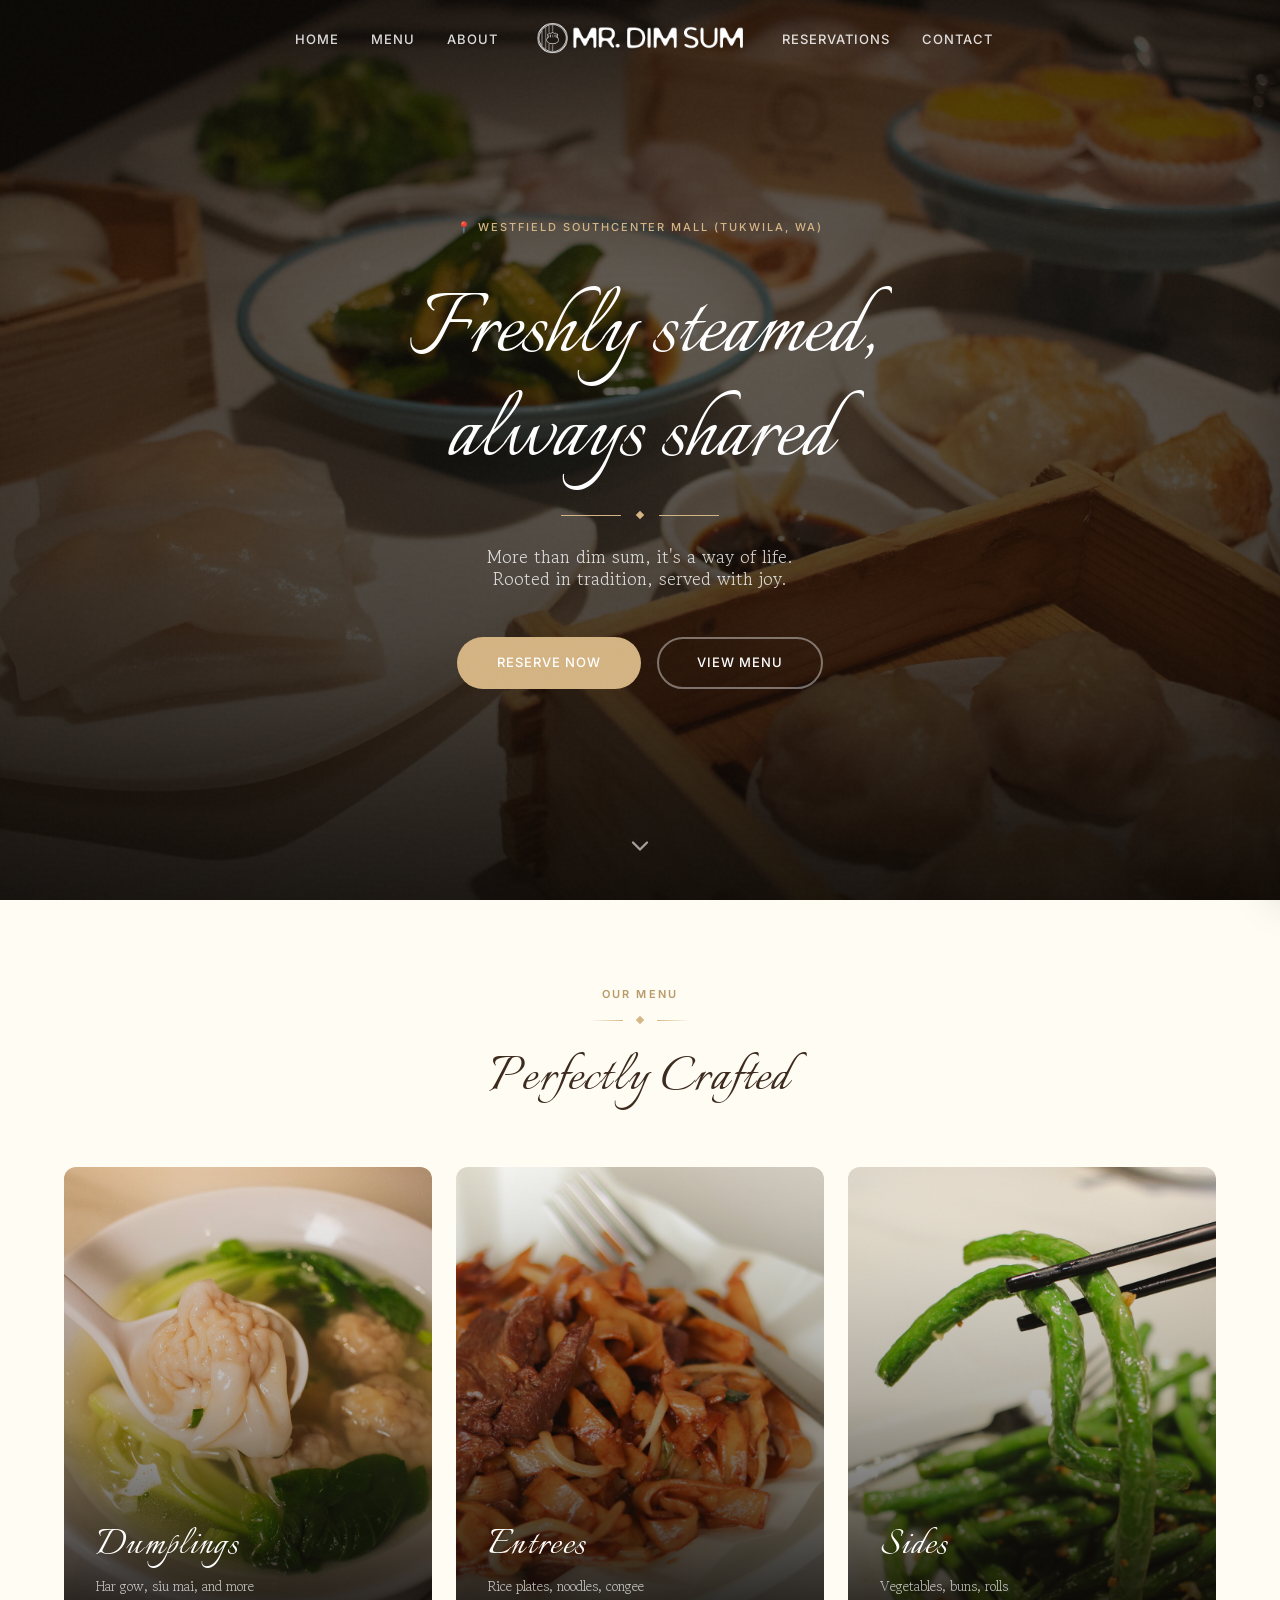
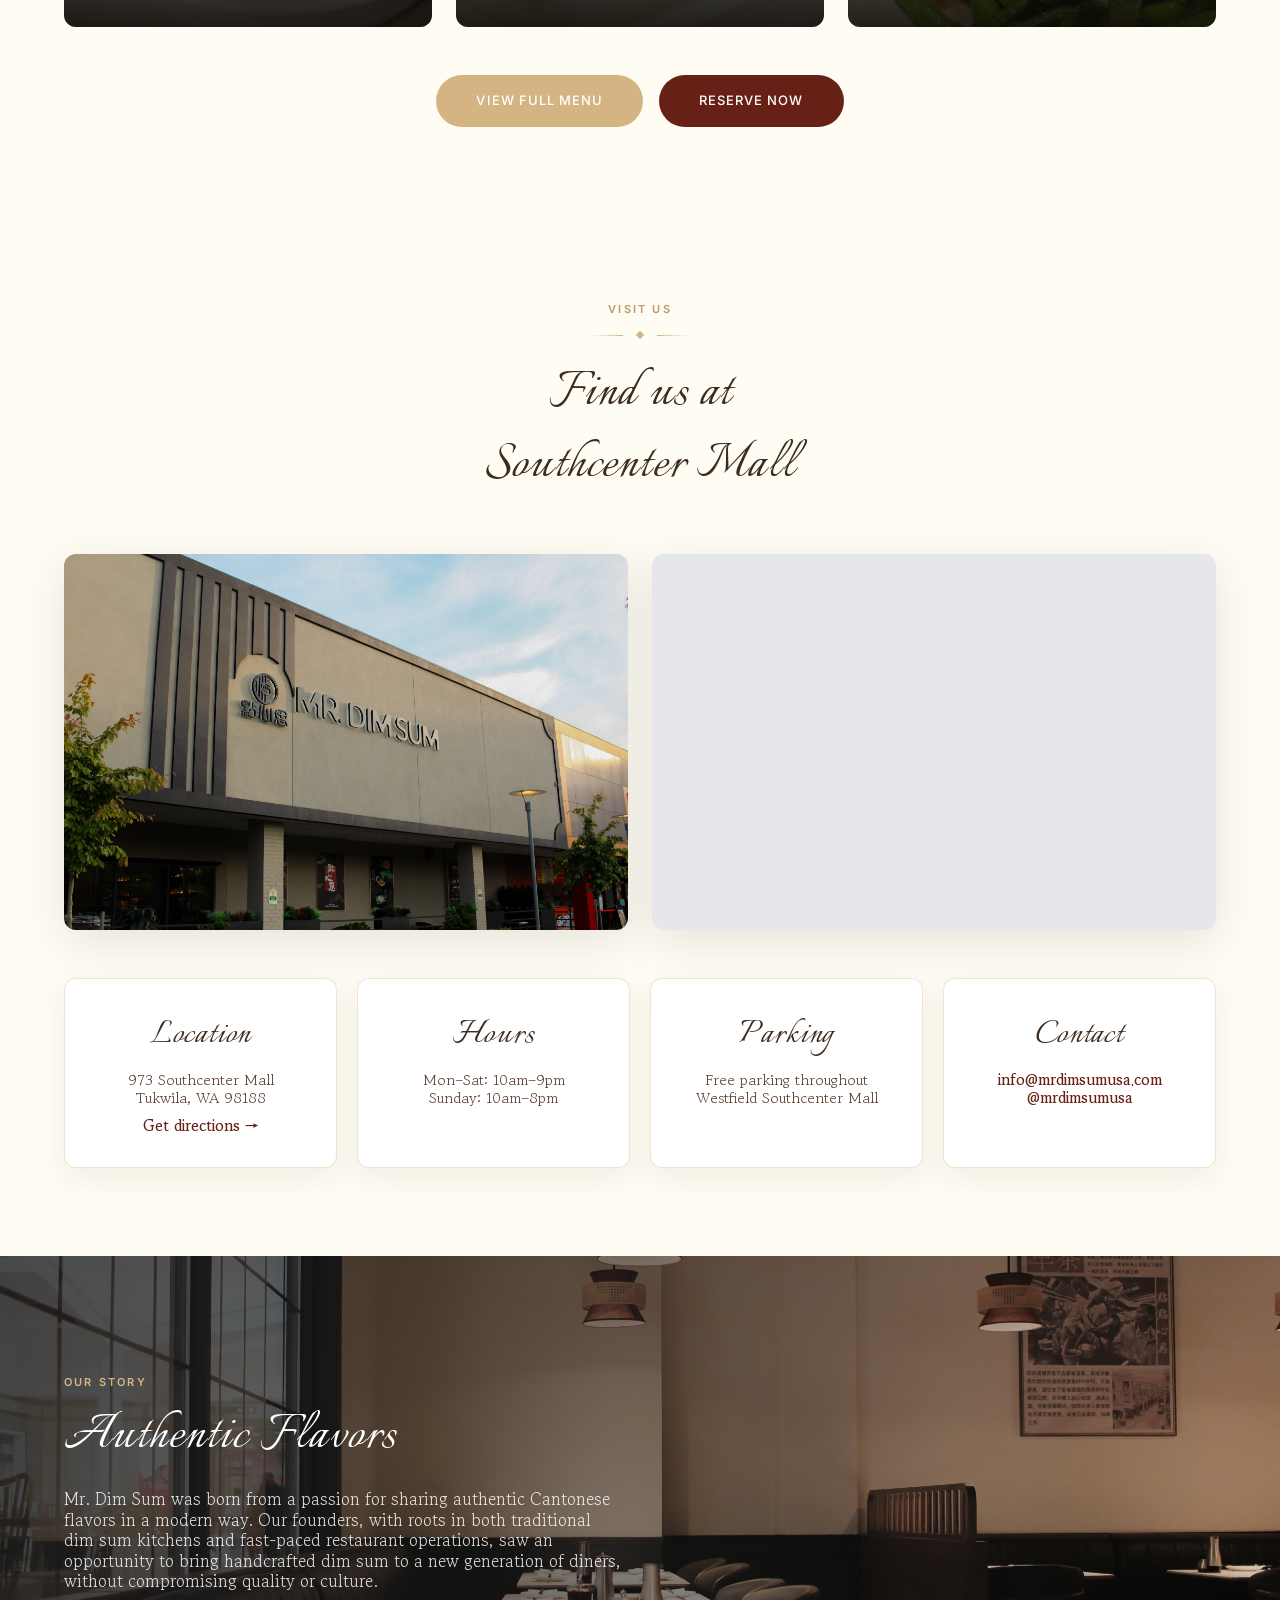
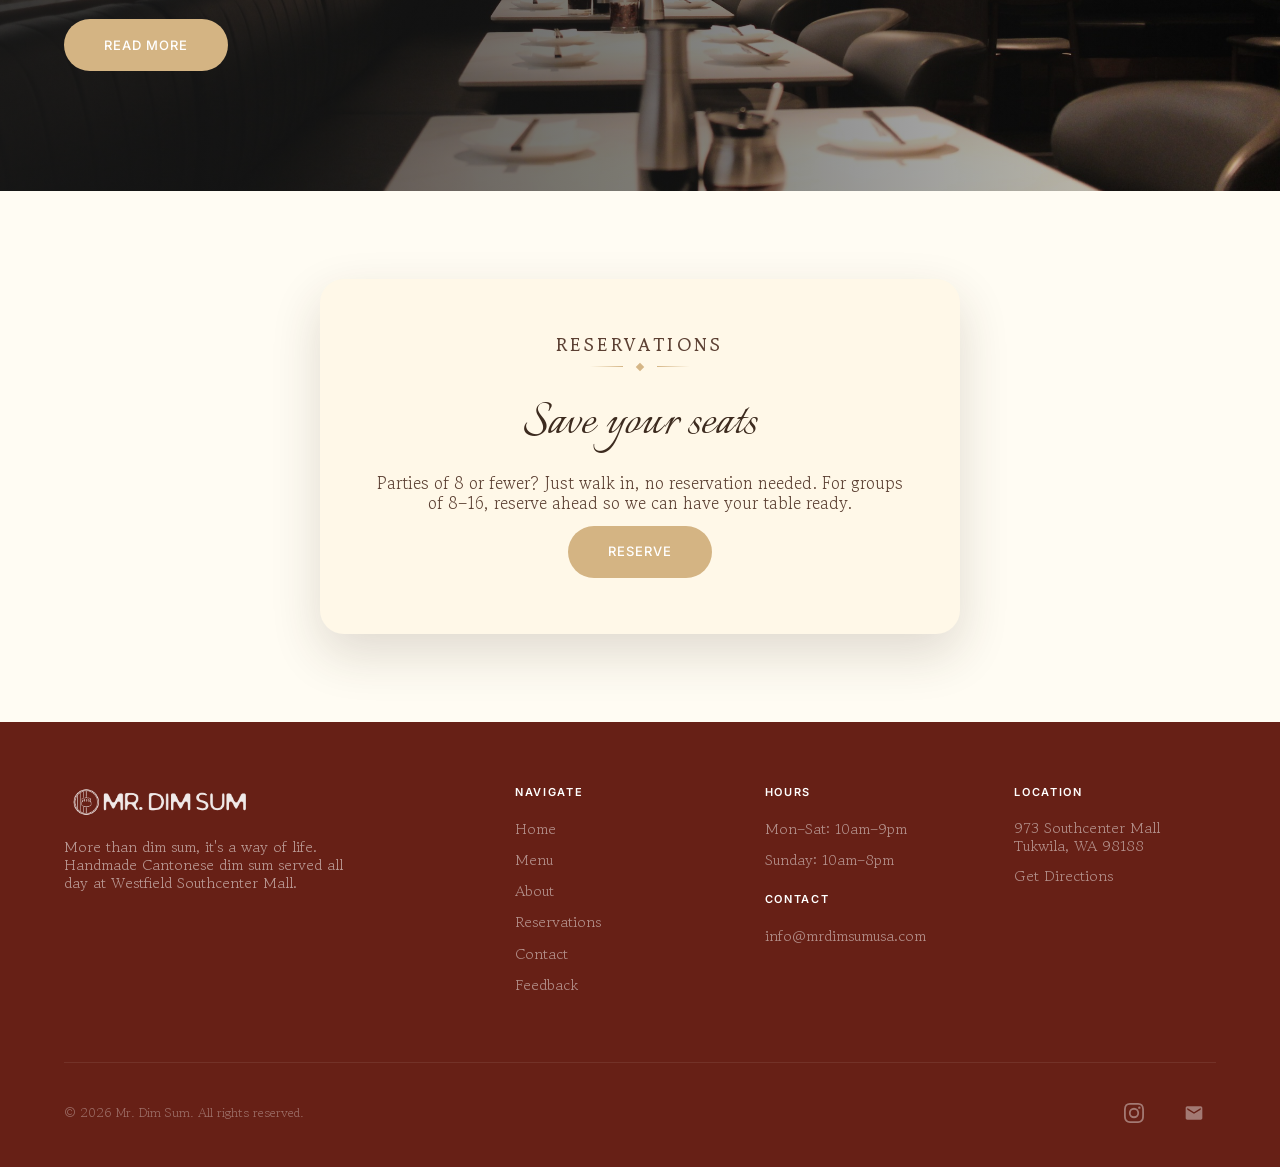
<file: index.html>
<!DOCTYPE html>
<html lang="en">
<head>
<meta charset="UTF-8">
<meta name="viewport" content="width=device-width, initial-scale=1.0">
<title>Mr. Dim Sum | Handmade Cantonese Dim Sum | Tukwila, WA</title>
<meta name="description" content="Mr. Dim Sum serves authentic handmade Cantonese dim sum all day at Westfield Southcenter Mall in Tukwila, WA. Fresh dumplings, steamed buns, rice rolls, congee & noodles. Walk-ins welcome, reservations for 8-16 guests.">
<link rel="canonical" href="https://www.mrdimsumusa.com">

<!-- Open Graph -->
<meta property="og:title" content="Mr. Dim Sum | Handmade Cantonese Dim Sum | Tukwila, WA">
<meta property="og:description" content="Authentic handmade Cantonese dim sum served all day at Westfield Southcenter Mall in Tukwila, WA. Fresh dumplings, steamed buns, rice rolls, congee and noodles.">
<meta property="og:image" content="https://www.mrdimsumusa.com/pictures/Photo_TableSpread_MrDimSum_2026-03-11_v03.jpg">
<meta property="og:url" content="https://www.mrdimsumusa.com">
<meta property="og:type" content="restaurant">
<meta property="og:site_name" content="Mr. Dim Sum">

<!-- Twitter Card -->
<meta name="twitter:card" content="summary_large_image">
<meta name="twitter:title" content="Mr. Dim Sum | Handmade Cantonese Dim Sum | Tukwila, WA">
<meta name="twitter:description" content="Authentic handmade Cantonese dim sum served all day at Westfield Southcenter Mall in Tukwila, WA. Fresh dumplings, steamed buns, rice rolls, congee and noodles.">
<meta name="twitter:image" content="https://www.mrdimsumusa.com/pictures/Photo_TableSpread_MrDimSum_2026-03-11_v03.jpg">

<link rel="preconnect" href="https://fonts.googleapis.com">
<link rel="preconnect" href="https://fonts.gstatic.com" crossorigin>
<link href="https://fonts.googleapis.com/css2?family=Italianno&family=Gowun+Batang:wght@400;700&family=Inter:wght@400;500;600&display=swap" rel="stylesheet">
<script type="application/ld+json">
{
  "@context": "https://schema.org",
  "@type": "Restaurant",
  "name": "Mr. Dim Sum",
  "image": "pictures/MrDimSum_Photo_InteriorSeating_2025-05-21_v27.jpg",
  "servesCuisine": "Cantonese",
  "priceRange": "$$",
  "address": {
    "@type": "PostalAddress",
    "streetAddress": "973 Southcenter Mall",
    "addressLocality": "Tukwila",
    "addressRegion": "WA",
    "postalCode": "98188",
    "addressCountry": "US"
  },
  "geo": {
    "@type": "GeoCoordinates",
    "latitude": 47.4595,
    "longitude": -122.2561
  },
  "url": "https://www.mrdimsumusa.com",
  "email": "info@mrdimsumusa.com",
  "menu": "https://www.mrdimsumusa.com/menu",
  "acceptsReservations": "True",
  "openingHoursSpecification": [
    {
      "@type": "OpeningHoursSpecification",
      "dayOfWeek": ["Monday","Tuesday","Wednesday","Thursday","Friday","Saturday"],
      "opens": "10:00",
      "closes": "21:00"
    },
    {
      "@type": "OpeningHoursSpecification",
      "dayOfWeek": "Sunday",
      "opens": "10:00",
      "closes": "20:00"
    }
  ]
}
</script>
<style>
*, *::before, *::after { margin: 0; padding: 0; box-sizing: border-box; }
input, textarea, select, button { border: none; }

:root {
  --red: #C41E24;
  --red-dark: #9E181D;
  --gold: #d5b686;
  --gold-dark: #b89b6a;
  --gold-light: #F5E6C4;
  --warm-bg: #FFFCF3;
  --warm-bg-alt: #FFF8E8;
  --hairline: 1px solid rgba(213,182,134,0.2);
  --charcoal: #1A1A1A;
  --brown: #3D2B1F;
  --brown-light: #5C4033;
  --gray-700: #374151;
  --gray-500: #6B7280;
  --gray-300: #D1D5DB;
  --gray-200: #E5E7EB;
  --white: #FFFFFF;
  --font-display: 'Italianno', cursive;
  --font-body: 'Gowun Batang', Georgia, serif;
  --font-ui: 'Inter', system-ui, -apple-system, sans-serif;
  --nav-height: 76px;
  --ease-out-expo: cubic-bezier(0.16, 1, 0.3, 1);
  --ease-out-quart: cubic-bezier(0.25, 1, 0.5, 1);
}

::selection { background: var(--gold); color: var(--brown); }
::-moz-selection { background: var(--gold); color: var(--brown); }

html { scroll-behavior: smooth; scroll-padding-top: 80px; }

body {
  font-family: var(--font-body);
  color: var(--charcoal);
  background: var(--warm-bg);
  line-height: 1.2;
  -webkit-font-smoothing: antialiased;
  overflow-x: hidden;
}

img { max-width: 100%; height: auto; display: block; }
a { text-decoration: none; color: inherit; }

a:focus-visible, button:focus-visible, .btn:focus-visible {
  outline: 2px solid var(--gold);
  outline-offset: 3px;
  border-radius: 2px;
}

.container { width: 100%; max-width: 1200px; margin: 0 auto; padding: 0 24px; }
.container--wide { max-width: 1200px; }

/* ============================================
   FILM GRAIN OVERLAY — adds warmth & texture
   ============================================ */
body::after {
  content: '';
  position: fixed;
  inset: 0;
  z-index: 9999;
  pointer-events: none;
  opacity: 0.018;
  background-image: url("data:image/svg+xml,%3Csvg viewBox='0 0 256 256' xmlns='http://www.w3.org/2000/svg'%3E%3Cfilter id='n'%3E%3CfeTurbulence type='fractalNoise' baseFrequency='0.85' numOctaves='4' stitchTiles='stitch'/%3E%3C/filter%3E%3Crect width='100%25' height='100%25' filter='url(%23n)'/%3E%3C/svg%3E");
  background-repeat: repeat;
}

/* ============================================
   REVEAL ANIMATIONS
   ============================================ */
.reveal {
  opacity: 0;
  transform: translateY(40px);
  transition: opacity 0.9s var(--ease-out-expo), transform 0.9s var(--ease-out-expo);
}
.reveal.is-visible { opacity: 1; transform: translateY(0); }
.reveal-d1 { transition-delay: 0.1s; }
.reveal-d2 { transition-delay: 0.2s; }
.reveal-d3 { transition-delay: 0.3s; }
.reveal-d4 { transition-delay: 0.4s; }

.reveal-left {
  opacity: 0;
  transform: translateX(-50px);
  transition: opacity 0.9s var(--ease-out-expo), transform 0.9s var(--ease-out-expo);
}
.reveal-left.is-visible { opacity: 1; transform: translateX(0); }

.reveal-right {
  opacity: 0;
  transform: translateX(50px);
  transition: opacity 0.9s var(--ease-out-expo), transform 0.9s var(--ease-out-expo);
}
.reveal-right.is-visible { opacity: 1; transform: translateX(0); }

/* Respect users who prefer reduced motion: show content, skip the movement */
@media (prefers-reduced-motion: reduce) {
  .reveal, .reveal-left, .reveal-right {
    opacity: 1;
    transform: none;
    transition: none;
  }
}

/* ============================================
   NAV — transparent over hero, solid on scroll
   ============================================ */
.nav {
  position: fixed;
  top: 0;
  left: 0;
  right: 0;
  z-index: 100;
  background: transparent;
  border-bottom: 1px solid transparent;
  transition: background 0.5s ease, border-color 0.5s ease, backdrop-filter 0.5s ease;
}
.nav.is-solid {
  background: rgba(255,252,243,0.97);
  backdrop-filter: blur(12px);
  -webkit-backdrop-filter: blur(12px);
  border-bottom-color: rgba(213,182,134,0.2);
}

.nav__inner {
  display: grid;
  grid-template-columns: 1fr auto 1fr;
  align-items: center;
  height: var(--nav-height);
  max-width: 1200px;
  margin: 0 auto;
  padding: 0 24px;
}

.nav__links-left, .nav__links-right {
  display: flex;
  list-style: none;
  gap: 32px;
}
.nav__links-left { justify-content: flex-end; }
.nav__links-right { justify-content: flex-start; }

.nav__links-left a, .nav__links-right a {
  font-family: var(--font-ui);
  font-size: 0.8125rem;
  font-weight: 500;
  color: var(--white);
  letter-spacing: 0.08em;
  text-transform: uppercase;
  transition: color 0.3s, opacity 0.3s;
  position: relative;
  padding-bottom: 2px;
  opacity: 0.85;
}
.nav.is-solid .nav__links-left a,
.nav.is-solid .nav__links-right a {
  color: var(--brown);
  opacity: 1;
}

.nav__links-left a::after, .nav__links-right a::after {
  content: '';
  position: absolute;
  bottom: -4px;
  left: 0;
  width: 0;
  height: 1px;
  background: var(--gold);
  transition: width 0.4s var(--ease-out-expo);
}
.nav__links-left a:hover::after, .nav__links-right a:hover::after { width: 100%; }
.nav__links-left a:hover, .nav__links-right a:hover { opacity: 1; }

.nav__logo {
  justify-self: center;
  padding: 0 28px;
  transition: filter 0.5s ease;
}
.nav__logo-img {
  height: 38px;
  width: auto;
  filter: brightness(0) invert(1);
  transition: filter 0.5s ease;
}
.nav.is-solid .nav__logo-img {
  filter: none;
}

/* HAMBURGER */
.nav__hamburger {
  display: none;
  background: none;
  border: none;
  cursor: pointer;
  padding: 8px;
  justify-self: end;
  min-width: 44px;
  min-height: 44px;
  align-items: center;
  justify-content: center;
  -webkit-tap-highlight-color: transparent;
}
.nav__hamburger-lines {
  width: 22px;
  height: 16px;
  position: relative;
  display: flex;
  flex-direction: column;
  justify-content: space-between;
}
.nav__hamburger-lines span {
  display: block;
  width: 100%;
  height: 1.5px;
  background: var(--white);
  border-radius: 2px;
  transition: transform 0.4s var(--ease-out-expo), opacity 0.3s ease, background 0.5s;
  transform-origin: center;
}
.nav.is-solid .nav__hamburger-lines span { background: var(--brown); }

.nav__hamburger.is-active .nav__hamburger-lines span:nth-child(1) { transform: translateY(7px) rotate(45deg); }
.nav__hamburger.is-active .nav__hamburger-lines span:nth-child(2) { opacity: 0; }
.nav__hamburger.is-active .nav__hamburger-lines span:nth-child(3) { transform: translateY(-7px) rotate(-45deg); }
/* When the menu is open the X sits on the light menu panel — keep it dark so it stays visible */
.nav__hamburger.is-active .nav__hamburger-lines span { background: var(--brown); }

/* MOBILE MENU */
.nav__mobile-overlay {
  display: none;
  position: fixed;
  inset: 0;
  background: rgba(26,26,26,0.6);
  z-index: 98;
  opacity: 0;
  transition: opacity 0.4s ease;
}
.nav__mobile-overlay.is-open { display: block; opacity: 1; }

.nav__mobile-menu {
  position: fixed;
  top: 0; right: 0; bottom: 0;
  width: 320px;
  max-width: 85vw;
  background: var(--warm-bg);
  z-index: 99;
  padding: 100px 40px 40px;
  transform: translateX(100%);
  transition: transform 0.5s var(--ease-out-expo);
  display: flex;
  flex-direction: column;
  box-shadow: -8px 0 40px rgba(0,0,0,0.15);
  overflow-y: auto;
}
.nav__mobile-menu.is-open { transform: translateX(0); }
.nav__mobile-menu a {
  display: flex;
  align-items: center;
  padding: 20px 0;
  font-family: var(--font-ui);
  font-size: 0.9375rem;
  font-weight: 500;
  color: var(--brown);
  text-transform: uppercase;
  letter-spacing: 0.1em;
  border-bottom: var(--hairline);
  transition: color 0.3s, padding-left 0.3s;
  min-height: 44px;
}
.nav__mobile-menu a:hover, .nav__mobile-menu a:active {
  color: var(--red);
  padding-left: 12px;
}

@media (max-width: 768px) {
  .nav__inner {
    grid-template-columns: 1fr auto auto;
    height: 64px;
  }
  .nav__links-left, .nav__links-right { display: none; }
  .nav__logo { justify-self: start; padding: 0; }
  .nav__hamburger { display: flex; }
  .nav__logo-img { height: 28px; }
}

/* ============================================
   HERO — cinematic fullscreen with ken burns
   ============================================ */
@keyframes kenBurns {
  0% { transform: scale(1.05); }
  100% { transform: scale(1.15); }
}
@keyframes heroFadeIn {
  from { opacity: 0; }
  to { opacity: 1; }
}
@keyframes heroTitleReveal {
  from { opacity: 0; transform: translateY(60px); }
  to { opacity: 1; transform: translateY(0); }
}
@keyframes heroLineGrow {
  from { transform: scaleX(0); }
  to { transform: scaleX(1); }
}
@keyframes heroBadgeFade {
  from { opacity: 0; letter-spacing: 0.4em; }
  to { opacity: 1; letter-spacing: 0.18em; }
}
@keyframes scrollBounce {
  0%, 100% { transform: translateX(-50%) translateY(0); }
  50% { transform: translateX(-50%) translateY(10px); }
}

.hero {
  position: relative;
  min-height: 100vh;
  display: flex;
  align-items: center;
  justify-content: center;
  overflow: hidden;
  background: #0a0805;
}

.hero__bg {
  position: absolute;
  inset: -5%;
  width: 110%;
  height: 110%;
  background: url('pictures/hero-image-alt.jpg') center/cover no-repeat;
  animation: kenBurns 25s ease-in-out alternate infinite;
  will-change: transform;
}

.hero__overlay {
  position: absolute;
  inset: 0;
  background:
    linear-gradient(180deg, rgba(10,8,5,0.6) 0%, rgba(10,8,5,0.55) 30%, rgba(10,8,5,0.65) 70%, rgba(10,8,5,0.88) 100%),
    radial-gradient(ellipse at center, rgba(10,8,5,0.15) 0%, rgba(10,8,5,0.4) 100%);
}

.hero__content {
  position: relative;
  z-index: 4;
  max-width: 700px;
  padding: 80px 24px;
  text-align: center;
}

.hero__badge {
  display: inline-block;
  font-family: var(--font-ui);
  font-size: 0.6875rem;
  font-weight: 500;
  letter-spacing: 0.18em;
  text-transform: uppercase;
  color: var(--gold);
  padding: 10px 28px;
  border-radius: 12px;
  margin-bottom: 36px;
  opacity: 0;
  animation: heroBadgeFade 1.2s var(--ease-out-expo) 0.2s both;
}

.hero__title {
  font-family: var(--font-display); font-weight: 400;
  font-size: clamp(3.5rem, 8.5vw, 6.5rem);
  color: var(--white);
  line-height: 1;
  margin-bottom: 24px;
  letter-spacing: 0;
  opacity: 0;
  animation: heroTitleReveal 1.4s var(--ease-out-expo) 0.5s both;
}

.hero__line {
  display: flex;
  align-items: center;
  justify-content: center;
  gap: 16px;
  margin-bottom: 28px;
  opacity: 0;
  animation: heroFadeIn 1s ease 0.9s both;
}
.hero__line span {
  width: 60px;
  height: 1px;
  background: var(--gold);
  transform: scaleX(0);
  animation: heroLineGrow 1s var(--ease-out-expo) 1.1s both;
}
.hero__line span:first-child { transform-origin: right; }
.hero__line span:last-child { transform-origin: left; }
.hero__line-diamond {
  width: 6px;
  height: 6px;
  background: var(--gold);
  transform: rotate(45deg);
  flex-shrink: 0;
}

.hero__sub {
  font-family: var(--font-body);
  font-size: 1.125rem;
  color: rgba(255,255,255,0.8);
  margin-bottom: 48px;
  line-height: 1.2;
  max-width: 540px;
  margin-left: auto;
  margin-right: auto;
  opacity: 0;
  animation: heroTitleReveal 1.2s var(--ease-out-expo) 1s both;
}

.hero__ctas {
  display: flex;
  gap: 16px;
  justify-content: center;
  flex-wrap: wrap;
  opacity: 0;
  animation: heroTitleReveal 1s var(--ease-out-expo) 1.3s both;
}

.hero__scroll {
  position: absolute;
  bottom: 32px;
  left: 50%;
  transform: translateX(-50%);
  z-index: 4;
  cursor: pointer;
  display: flex;
  align-items: center;
  justify-content: center;
  opacity: 0;
  animation: scrollBounce 2s ease-in-out 1.5s infinite, heroFadeIn 1s ease 1.5s both;
  min-width: 44px;
  min-height: 44px;
}
.hero__scroll svg {
  width: 28px;
  height: 28px;
  stroke: rgba(255,255,255,0.6);
  fill: none;
  stroke-width: 2;
  stroke-linecap: round;
  stroke-linejoin: round;
}

/* ============================================
   STEAM ANIMATION on "steamed"
   ============================================ */
.steam-word {
  position: relative;
  display: inline-block;
}
.steam-particles {
  position: absolute;
  top: -10px;
  left: 0;
  width: 100%;
  height: 40px;
  pointer-events: none;
  overflow: visible;
}
.steam-p {
  position: absolute;
  bottom: 0;
  width: 10px;
  height: 10px;
  background: radial-gradient(circle, rgba(255,255,255,0.35) 0%, rgba(255,255,255,0) 70%);
  border-radius: 50%;
  filter: blur(2px);
  opacity: 0;
  animation: steamRise 4s ease-out infinite;
}
.steam-p:nth-child(1) { left: 10%; animation-delay: 0s; width: 12px; height: 12px; }
.steam-p:nth-child(2) { left: 30%; animation-delay: 0.8s; width: 8px; height: 8px; }
.steam-p:nth-child(3) { left: 50%; animation-delay: 1.5s; width: 14px; height: 14px; }
.steam-p:nth-child(4) { left: 70%; animation-delay: 0.4s; width: 9px; height: 9px; }
.steam-p:nth-child(5) { left: 20%; animation-delay: 2.2s; width: 7px; height: 7px; }
.steam-p:nth-child(6) { left: 60%; animation-delay: 1.1s; width: 11px; height: 11px; }

@keyframes steamRise {
  0% {
    opacity: 0;
    transform: translateY(0) translateX(0) scale(0.4);
  }
  10% {
    opacity: 0.9;
  }
  40% {
    opacity: 0.5;
    transform: translateY(-30px) translateX(10px) scale(1);
  }
  70% {
    opacity: 0.2;
    transform: translateY(-55px) translateX(-6px) scale(1.3);
  }
  100% {
    opacity: 0;
    transform: translateY(-80px) translateX(4px) scale(1.8);
  }
}

/* ============================================
   TRADITIONAL CHINESE LATTICE PATTERNS
   ============================================ */

@media (max-width: 768px) {
  .steam-p { width: 6px; height: 6px; }
}

/* ============================================
   BUTTONS — refined with better hover states
   ============================================ */
.btn {
  display: inline-flex;
  align-items: center;
  gap: 8px;
  font-family: var(--font-ui);
  font-size: 0.8125rem;
  font-weight: 500;
  padding: 16px 40px;
  border-radius: 999px;
  border: none;
  cursor: pointer;
  letter-spacing: 0.08em;
  text-transform: uppercase;
  transition: all 0.4s var(--ease-out-expo);
  min-height: 52px;
  position: relative;
}
.btn:active { transform: scale(0.97); }

.btn--gold {
  background: #D4B483;
  color: #fff;
}
.btn--gold:hover {
  background: #C29C62;
  color: #fff;
  transform: translateY(-2px);
}
.hero__ctas .btn--gold:hover {
  background: #fff;
  color: #D4B483;
}

.btn--outline {
  background: transparent;
  color: var(--white);
  border: 2px solid rgba(255,255,255,0.4);
  padding: 14px 38px;
}
.btn--outline:hover {
  background: rgba(255,255,255,0.08);
  border-color: rgba(255,255,255,0.8);
  transform: translateY(-2px);
}

.btn--dark {
  background: #672016;
  color: #fff;
}
.btn--dark:hover {
  background: #4D1A10;
  transform: translateY(-2px);
}


/* ============================================
   SECTION SHARED — generous spacing
   ============================================ */
.section { padding: 88px 0; }
.section--alt { background: var(--warm-bg); }

.section__header {
  text-align: center;
  max-width: 600px;
  margin: 0 auto 52px;
}

.section__label {
  font-family: var(--font-ui);
  font-size: 0.6875rem;
  font-weight: 600;
  letter-spacing: 0.2em;
  text-transform: uppercase;
  color: var(--gold-dark);
  margin-bottom: 16px;
}

.section__title {
  font-family: var(--font-display); font-weight: 400;
  font-size: clamp(2.75rem, 5vw, 3.75rem);
  margin-bottom: 16px;
  line-height: 1.2;
  color: var(--brown);
  letter-spacing: 0.02em;
}

.section__desc {
  font-family: var(--font-body);
  color: var(--gray-500);
  font-size: 1.0625rem;
  line-height: 1.2;
}
.story-section {
  position: relative;
  overflow: hidden;
  padding: 120px 0;
}
.story-section__bg {
  position: absolute;
  inset: 0;
  width: 100%;
  height: 100%;
  object-fit: cover;
  object-position: center 68%;
  z-index: 0;
}
.story-section::after {
  content: "";
  position: absolute;
  inset: 0;
  background: linear-gradient(90deg, rgba(26,26,26,0.8) 0%, rgba(26,26,26,0.55) 55%, rgba(26,26,26,0.2) 100%);
  z-index: 1;
}
.story-section .container { position: relative; z-index: 2; }
.story-section__text {
  max-width: 560px;
  text-align: left;
  display: flex;
  flex-direction: column;
  align-items: flex-start;
}
.story-section__text .section__label { color: var(--gold); margin-bottom: 12px; }
.story-section__text .section__title { color: #fff; margin-bottom: 16px; }
.story-section__text .section__desc { color: rgba(255,255,255,0.85); margin-bottom: 28px; }
@media (max-width: 768px) {
  .story-section { padding: 88px 0; }
  .story-section__text { max-width: 100%; }
  .story-section::after {
    background: linear-gradient(90deg, rgba(26,26,26,0.82) 0%, rgba(26,26,26,0.6) 100%);
  }
}

/* DECORATIVE DIVIDER */
.divider {
  display: flex;
  align-items: center;
  justify-content: center;
  gap: 14px;
  margin: 0 auto 20px;
  width: 100px;
}
.divider__line {
  flex: 1;
  height: 1px;
  background: linear-gradient(90deg, transparent, var(--gold));
}
.divider__line:last-child {
  background: linear-gradient(90deg, var(--gold), transparent);
}
.divider__diamond {
  width: 6px;
  height: 6px;
  background: var(--gold);
  transform: rotate(45deg);
  flex-shrink: 0;
}

/* ============================================
   MENU FEATURE — editorial asymmetric grid
   ============================================ */
.menu-grid {
  display: grid;
  grid-template-columns: repeat(3, 1fr);
  gap: 24px;
}

.menu-card {
  position: relative;
  overflow: hidden;
  aspect-ratio: 4/5;
  border-radius: 12px;
  /* Entrance (fade + lift) and the per-card stagger come from .reveal / .reveal-d*.
     Longhand here adds the hover transition WITHOUT resetting that stagger delay. */
  transition-property: opacity, transform;
  transition-duration: 0.8s;
  transition-timing-function: var(--ease-out-expo);
}

.menu-card:hover {
  transform: translateY(-4px);
  transition-duration: 0.4s;   /* snappier than the entrance */
  transition-delay: 0s;
}

.menu-card img {
  width: 100%;
  height: 100%;
  object-fit: cover;
  transition: transform 0.8s var(--ease-out-expo);
}
.menu-card:hover img { transform: scale(1.06); }

.menu-card__overlay {
  position: absolute;
  inset: 0;
  background: linear-gradient(to top, rgba(10,8,5,0.9) 0%, rgba(10,8,5,0.3) 50%, transparent 100%);
  display: flex;
  flex-direction: column;
  justify-content: flex-end;
  padding: 32px;
  transition: background 0.5s;
}
.menu-card:hover .menu-card__overlay {
  background: linear-gradient(to top, rgba(10,8,5,0.95) 0%, rgba(10,8,5,0.4) 50%, rgba(10,8,5,0.1) 100%);
}

.menu-card__title {
  font-family: var(--font-display); font-weight: 400;
  font-size: clamp(2.25rem, 3.5vw, 2.75rem);
  color: var(--white);
  letter-spacing: 0.03em;
}
.menu-card__count {
  font-family: var(--font-body);
  font-size: 0.875rem;
  color: rgba(255,255,255,0.7);
  margin-top: 6px;
}

.menu-full-link {
  display: flex;
  justify-content: center;
  gap: 16px;
  flex-wrap: wrap;
  margin-top: 48px;
}

@media (max-width: 640px) {
  .menu-grid { grid-template-columns: 1fr; gap: 16px; }
  .menu-card { aspect-ratio: 3/2; }
}


/* ============================================
   VISIT — clean info section
   ============================================ */
.visit-top {
  display: grid;
  grid-template-columns: 1fr 1fr;
  gap: 24px;
  margin-bottom: 48px;
}
.visit-photo {
  border-radius: 12px;
  overflow: hidden;
  box-shadow: 0 12px 48px rgba(0,0,0,0.1);
}
.visit-photo img {
  width: 100%;
  height: 100%;
  object-fit: cover;
  display: block;
  transition: transform 0.8s var(--ease-out-expo);
}
.visit-photo:hover img { transform: scale(1.03); }

.visit-map {
  border-radius: 12px;
  overflow: hidden;
  background: var(--gray-200);
  box-shadow: 0 12px 48px rgba(0,0,0,0.1);
}
.visit-map iframe {
  width: 100%;
  height: 100%;
  border: 0;
  min-height: 300px;
}

.visit-cards {
  display: grid;
  grid-template-columns: repeat(4, 1fr);
  gap: 20px;
}
.visit-card {
  border-radius: 12px;
  background: var(--white);
  padding: 32px 24px;
  text-align: center;
  position: relative;
  border: 1px solid rgba(213,182,134,0.35);
  box-shadow: 0 10px 30px rgba(61,43,31,0.07);
  /* Entrance (fade + lift) and the per-card stagger come from .reveal / .reveal-d*.
     Longhand keeps that stagger delay while still transitioning the hover props. */
  transition-property: opacity, transform, box-shadow, border-color;
  transition-duration: 0.8s;
  transition-timing-function: var(--ease-out-expo);
}
.visit-card:hover {
  transform: translateY(-4px);
  box-shadow: 0 18px 44px rgba(61,43,31,0.13);
  border-color: rgba(213,182,134,0.55);
  transition-duration: 0.4s;   /* snappier than the entrance */
  transition-delay: 0s;
}
.visit-card h3 {
  font-family: var(--font-display); font-weight: 400;
  font-size: 2.5rem;
  color: var(--brown);
  margin-bottom: 12px;
  letter-spacing: 0.02em;
}
.visit-card p, .visit-card address {
  font-family: var(--font-body);
  font-style: normal;
  color: var(--brown-light);
  line-height: 1.2;
  font-size: 0.9375rem;
}
.visit-card a {
  color: #672016;
  transition: color 0.3s;
  font-weight: 600;
}
.visit-card a:hover { color: var(--red-dark); text-decoration: underline; }

@media (max-width: 768px) {
  .visit-top { grid-template-columns: 1fr; }
  .visit-cards { grid-template-columns: 1fr 1fr; }
  .visit-map iframe { min-height: 240px; }
}
@media (max-width: 480px) {
  .visit-cards { grid-template-columns: 1fr; }
}

/* ============================================
   RESERVATION — elegant CTA box
   ============================================ */
.reservation-box {
  border-radius: 24px;
  max-width: 640px;
  margin: 0 auto;
  text-align: center;
  background: var(--warm-bg-alt);
  padding: 56px 48px;
  box-shadow: 0 20px 50px rgba(61,43,31,0.16);
  position: relative;
}
/* Corner accents */
.reservation-box::before, .reservation-box::after {
  content: '';
  position: absolute;
  width: 40px;
  height: 40px;
}
.reservation-box::before {
  top: -1px; left: -1px;
}
.reservation-box::after {
  bottom: -1px; right: -1px;
}

.reservation-box h2 {
  font-family: var(--font-display); font-weight: 400;
  font-size: clamp(2.5rem, 4.5vw, 3.5rem);
  margin-bottom: 16px;
  color: var(--brown);
  letter-spacing: 0.01em;
}
.reservation-box p {
  font-family: var(--font-body);
  color: var(--brown-light);
  line-height: 1.2;
  margin-bottom: 8px;
  font-size: 1.0625rem;
}
.reservation-box .btn { margin-top: 4px; }

/* ============================================
   FOOTER — refined
   ============================================ */
.footer {
  background: #672016;
  color: rgba(255,255,255,0.7);
  padding: 64px 0 32px;
}

.footer__grid {
  display: grid;
  grid-template-columns: 2fr 1fr 1fr 1fr;
  gap: 48px;
  margin-bottom: 56px;
}

.footer__brand-logo {
  height: 32px;
  width: auto;
  margin-bottom: 20px;
  filter: brightness(0) invert(1);
  opacity: 0.9;
}
.footer__brand p {
  font-family: var(--font-body);
  font-size: 0.9375rem;
  line-height: 1.2;
  max-width: 280px;
  color: rgba(255,255,255,0.55);
}

.footer h4 {
  color: var(--white);
  font-family: var(--font-ui);
  font-size: 0.6875rem;
  font-weight: 600;
  letter-spacing: 0.15em;
  text-transform: uppercase;
  margin-bottom: 20px;
}

.footer ul { list-style: none; }
.footer li { margin-bottom: 12px; }
.footer a {
  font-family: var(--font-body);
  font-size: 0.9375rem;
  color: rgba(255,255,255,0.5);
  transition: color 0.3s;
  position: relative;
}
.footer a:hover { color: var(--white); }

.footer__grid a::after {
  content: '';
  position: absolute;
  bottom: -2px; left: 0;
  width: 0;
  height: 1px;
  background: var(--gold);
  transition: width 0.4s var(--ease-out-expo);
}
.footer__grid a:hover::after { width: 100%; }

.footer address {
  font-family: var(--font-body);
  font-style: normal;
  font-size: 0.9375rem;
  line-height: 1.2;
  color: rgba(255,255,255,0.5);
}

.footer__bottom {
  border-top: 1px solid rgba(255,255,255,0.08);
  padding-top: 28px;
  display: flex;
  justify-content: space-between;
  align-items: center;
  flex-wrap: wrap;
  gap: 12px;
  font-size: 0.8125rem;
  color: rgba(255,255,255,0.35);
}

.footer__socials { display: flex; gap: 16px; }
.footer__socials a {
  display: flex;
  padding: 4px;
  min-width: 44px;
  min-height: 44px;
  align-items: center;
  justify-content: center;
  transition: transform 0.4s var(--ease-out-expo);
}
.footer__socials a:hover { transform: translateY(-3px); }
.footer__socials a::after { display: none; }
.footer__socials svg { width: 20px; height: 20px; fill: rgba(255,255,255,0.4); transition: fill 0.3s; }
.footer__socials a:hover svg { fill: var(--white); }

@media (max-width: 768px) {
  .footer__grid { grid-template-columns: 1fr 1fr; gap: 36px; }
  .footer__bottom { flex-direction: column; text-align: center; }
  .footer__socials { justify-content: center; }
}
@media (max-width: 480px) {
  .footer__grid { grid-template-columns: 1fr; gap: 32px; }
}

/* ============================================
   BACK TO TOP
   ============================================ */
.back-to-top {
  position: fixed;
  bottom: 28px;
  right: 28px;
  z-index: 90;
  width: 44px;
  height: 44px;
  border-radius: 50%;
  background: var(--gold);
  color: var(--brown);
  cursor: pointer;
  display: flex;
  align-items: center;
  justify-content: center;
  opacity: 0;
  visibility: hidden;
  transform: translateY(12px);
  transition: all 0.4s var(--ease-out-expo);
  box-shadow: 0 4px 20px rgba(0,0,0,0.08);
  -webkit-tap-highlight-color: transparent;
}
.back-to-top.is-visible { opacity: 1; visibility: visible; transform: translateY(0); }
.back-to-top:hover {
  background: #672016;
  color: var(--white);
}
.back-to-top svg {
  width: 18px; height: 18px;
  stroke: currentColor;
  fill: none;
  stroke-width: 2;
  stroke-linecap: round;
  stroke-linejoin: round;
}

/* ============================================
   MOBILE OVERRIDES
   ============================================ */
@media (max-width: 768px) {
  .section { padding: 64px 0; }
  .container { padding-left: 32px; padding-right: 32px; }
  .hero { min-height: 100vh; }
  .hero__bg { animation: none; }
  .hero__content { padding: 60px 20px; }
  .hero__title { font-size: 3.75rem; }
  .hero__sub { font-size: 14px; }
  /* Stack hero / menu CTAs, equal width, centered label */
  .hero__ctas, .menu-full-link {
    flex-direction: column;
    align-items: stretch;
    max-width: 240px;
    margin-left: auto;
    margin-right: auto;
  }
  .hero__ctas .btn, .menu-full-link .btn { justify-content: center; }

  /* Visit Us: de-card into a clean hairline-divided info list */
  .visit-cards {
    grid-template-columns: 1fr;
    gap: 0;
  }
  .visit-card {
    background: transparent;
    border: none;
    border-radius: 0;
    box-shadow: none;
    border-bottom: 1px solid rgba(213,182,134,0.35);
    padding: 16px 2px;
    text-align: left;
  }
  .visit-card:last-child { border-bottom: none; }
  .visit-card:hover { transform: none; box-shadow: none; }
  .visit-card h3 {
    font-family: var(--font-ui);
    font-size: 11px;
    font-weight: 600;
    letter-spacing: 0.12em;
    text-transform: uppercase;
    color: var(--gold-dark);
    margin-bottom: 6px;
  }
  .visit-card p, .visit-card address { font-size: 14px; }
  .reservation-box { padding: 40px 24px;
  background: var(--warm-bg-alt);}
  .reservation-box p { font-size: 14px; }
  .reservation-box .section__label { font-size: 10px; }
  .section__header { margin-bottom: 40px; }
  .section__title { font-size: 2.5rem; }

  /* Mobile typography */
  body { font-size: 14px; }
  .section__label { font-size: 10px; }
  .section__desc { font-size: 14px; }
  .back-to-top {
    bottom: calc(20px + env(safe-area-inset-bottom, 0px));
    right: 20px;
  }
}

</style>
</head>

<body>

<!-- NAV -->
<nav class="nav" id="mainNav" role="navigation" aria-label="Main navigation">
  <div class="nav__inner">
    <ul class="nav__links-left">
      <li><a href="#hero">Home</a></li>
      <li><a href="menu.html">Menu</a></li>
      <li><a href="about.html">About</a></li>
    </ul>
    <a href="#" class="nav__logo" aria-label="Mr. Dim Sum, Home">
      <img src="pictures/mrdimsum-logo.png" alt="Mr. Dim Sum" class="nav__logo-img">
    </a>
    <ul class="nav__links-right">
      <li><a href="reservations.html">Reservations</a></li>
      <li><a href="contact.html">Contact</a></li>
    </ul>
    <button class="nav__hamburger" aria-label="Open menu" aria-expanded="false" onclick="toggleMenu()">
      <div class="nav__hamburger-lines">
        <span></span>
        <span></span>
        <span></span>
      </div>
    </button>
  </div>
</nav>
<div class="nav__mobile-overlay" id="mobileOverlay" onclick="closeMenu()"></div>
<div class="nav__mobile-menu" id="mobileMenu">
  <a href="#hero" onclick="closeMenu()">Home</a>
  <a href="menu.html" onclick="closeMenu()">Menu</a>
  <a href="about.html" onclick="closeMenu()">About</a>
  <a href="reservations.html" onclick="closeMenu()">Reservations</a>
  <a href="contact.html" onclick="closeMenu()">Contact</a>
</div>

<!-- HERO -->
<section class="hero" id="hero">
  <div class="hero__bg" role="img" aria-label="Mr. Dim Sum restaurant interior with warm pendant lights, booth seating, and traditional Chinese newspaper artwork on the walls"></div>
  <div class="hero__overlay"></div>
  <div class="hero__content">
    <span class="hero__badge">📍 Westfield Southcenter Mall (Tukwila, WA)</span>
    <h1 class="hero__title">Freshly <span class="steam-word">steamed<span class="steam-particles" aria-hidden="true"><span class="steam-p"></span><span class="steam-p"></span><span class="steam-p"></span><span class="steam-p"></span><span class="steam-p"></span><span class="steam-p"></span></span></span>,<br>always shared</h1>
    <div class="hero__line">
      <span></span>
      <div class="hero__line-diamond"></div>
      <span></span>
    </div>
    <p class="hero__sub">More than dim sum, it's a way of life.<br>Rooted in tradition, served with joy.</p>
    <div class="hero__ctas">
      <a href="https://www.yelp.com/reservations/mr-dim-sum-tukwila-3" class="btn btn--gold" target="_blank" rel="noopener">Reserve Now</a>
      <a href="menu.html" class="btn btn--outline">View Menu</a>
    </div>
  </div>
  <a href="#menu" class="hero__scroll" aria-label="Scroll to content">
    <svg viewBox="0 0 24 24"><polyline points="6 9 12 15 18 9"/></svg>
  </a>
</section>

<!-- MENU FEATURES -->
<section class="section" id="menu">
  <div class="container">
    <div class="section__header reveal">
      <p class="section__label">Our menu</p>
      <div class="divider"><span class="divider__line"></span><span class="divider__diamond"></span><span class="divider__line"></span></div>
      <h2 class="section__title">Perfectly Crafted</h2>
    </div>
    <div class="menu-grid">
      <div class="menu-card reveal reveal-d1">
        <img src="pictures/dumpling-photo.jpg" alt="Shrimp wonton soup with bok choy in a clear broth" loading="lazy">
        <div class="menu-card__overlay">
          <span class="menu-card__title">Dumplings</span>
          <span class="menu-card__count">Har gow, siu mai, and more</span>
        </div>
      </div>
      <div class="menu-card reveal reveal-d2">
        <img src="pictures/entreecropped.png" alt="Beef chow fun with wide rice noodles" loading="lazy">
        <div class="menu-card__overlay">
          <span class="menu-card__title">Entrees</span>
          <span class="menu-card__count">Rice plates, noodles, congee</span>
        </div>
      </div>
      <div class="menu-card reveal reveal-d3">
        <img src="pictures/beanz.jpg" alt="Stir fried green beans with garlic held by chopsticks" loading="lazy">
        <div class="menu-card__overlay">
          <span class="menu-card__title">Sides</span>
          <span class="menu-card__count">Vegetables, buns, rolls</span>
        </div>
      </div>
    </div>
    <div class="menu-full-link reveal">
      <a href="menu.html" class="btn btn--gold">View full menu</a>
      <a href="https://www.yelp.com/reservations/mr-dim-sum-tukwila-3" class="btn btn--dark" target="_blank" rel="noopener">Reserve now</a>
    </div>
  </div>
</section>




<!-- VISIT US -->
<section class="section" id="visit">
  <div class="container">
    <div class="section__header reveal">
      <p class="section__label">Visit us</p>
      <div class="divider"><span class="divider__line"></span><span class="divider__diamond"></span><span class="divider__line"></span></div>
      <h2 class="section__title">Find us at<br>Southcenter Mall</h2>
    </div>
    <div class="visit-top reveal">
      <div class="visit-photo">
        <img src="pictures/visit-us-photo-1.jpg" alt="The Mr. Dim Sum storefront at Westfield Southcenter Mall" loading="lazy">
      </div>
      <div class="visit-map">
        <iframe
          src="https://www.google.com/maps/embed?pb=!1m18!1m12!1m3!1d2697.5!2d-122.2561!3d47.4595!2m3!1f0!2f0!3f0!3m2!1i1024!2i768!4f13.1!3m3!1m2!1s0x0%3A0x0!2zNDfCsDI3JzM0LjIiTiAxMjLCsDE1JzIxLjgiVw!5e0!3m2!1sen!2sus!4v1"
          allowfullscreen=""
          loading="lazy"
          referrerpolicy="no-referrer-when-downgrade"
          title="Map showing Mr. Dim Sum location at Westfield Southcenter Mall, Tukwila WA">
        </iframe>
      </div>
    </div>
    <div class="visit-cards">
      <div class="visit-card reveal reveal-d1">
        <h3>Location</h3>
        <address>973 Southcenter Mall<br>Tukwila, WA 98188</address>
        <p style="margin-top:10px"><a href="https://maps.google.com/?q=973+Southcenter+Mall+Tukwila+WA+98188" target="_blank" rel="noopener">Get directions &rarr;</a></p>
      </div>
      <div class="visit-card reveal reveal-d2">
        <h3>Hours</h3>
        <p>Mon&ndash;Sat: 10am&ndash;9pm<br>Sunday: 10am&ndash;8pm</p>
      </div>
      <div class="visit-card reveal reveal-d3">
        <h3>Parking</h3>
        <p>Free parking throughout Westfield Southcenter Mall</p>
      </div>
      <div class="visit-card reveal reveal-d4">
        <h3>Contact</h3>
        <p><a href="mailto:info@mrdimsumusa.com">info@mrdimsumusa.com</a><br><a href="https://instagram.com/mrdimsumusa" target="_blank" rel="noopener">@mrdimsumusa</a></p>
      </div>
    </div>
  </div>
</section>

<!-- STORY -->
<section class="section story-section" id="story">
  <img class="story-section__bg" src="pictures/our-story-photo.jpg" alt="The dining room at Mr. Dim Sum, with rattan pendant lights and a Dim Sum from Guangdong poster" loading="lazy">
  <div class="container container--wide">
    <div class="story-section__text reveal">
      <p class="section__label">Our story</p>
      <h2 class="section__title">Authentic Flavors</h2>
      <p class="section__desc">Mr. Dim Sum was born from a passion for sharing authentic Cantonese flavors in a modern way. Our founders, with roots in both traditional dim sum kitchens and fast-paced restaurant operations, saw an opportunity to bring handcrafted dim sum to a new generation of diners, without compromising quality or culture.</p>
      <a href="about.html" class="btn btn--gold">Read more</a>
    </div>
  </div>
</section>

<!-- RESERVATIONS -->
<section class="section section--alt" id="reservations">
  <div class="container">
    <div class="reservation-box reveal">
      <p class="section__label">Reservations</p>
      <div class="divider"><span class="divider__line"></span><span class="divider__diamond"></span><span class="divider__line"></span></div>
      <h2>Save your seats</h2>
      <p>Parties of 8 or fewer? Just walk in, no reservation needed. For groups of 8–16, reserve ahead so we can have your table ready.</p>
      <a href="https://www.yelp.com/reservations/mr-dim-sum-tukwila-3" class="btn btn--gold" target="_blank" rel="noopener">Reserve</a>
    </div>
  </div>
</section>

<!-- FOOTER -->
<footer class="footer">
  <div class="container">
    <div class="footer__grid reveal">
      <div class="footer__brand">
        <img src="pictures/mrdimsum-logo.png" alt="Mr. Dim Sum" class="footer__brand-logo" loading="lazy">
        <p>More than dim sum, it's a way of life. Handmade Cantonese dim sum served all day at Westfield Southcenter Mall.</p>
      </div>
      <div>
        <h4>Navigate</h4>
        <ul>
          <li><a href="#hero">Home</a></li>
          <li><a href="menu.html">Menu</a></li>
          <li><a href="about.html">About</a></li>
          <li><a href="reservations.html">Reservations</a></li>
          <li><a href="contact.html">Contact</a></li>
          <li><a href="feedback.html">Feedback</a></li>
        </ul>
      </div>
      <div>
        <h4>Hours</h4>
        <ul>
          <li><a href="#visit">Mon–Sat: 10am–9pm</a></li>
          <li><a href="#visit">Sunday: 10am–8pm</a></li>
        </ul>
        <h4 style="margin-top:24px;">Contact</h4>
        <ul>
          <li><a href="mailto:info@mrdimsumusa.com" aria-label="Email Mr. Dim Sum">info@mrdimsumusa.com</a></li>
        </ul>
      </div>
      <div>
        <h4>Location</h4>
        <address>
          973 Southcenter Mall<br>
          Tukwila, WA 98188
        </address>
        <p style="margin-top:12px;font-size:0.875rem"><a href="https://maps.google.com/?q=973+Southcenter+Mall+Tukwila+WA+98188" target="_blank" rel="noopener" aria-label="Get directions to Mr. Dim Sum">Get Directions</a></p>
      </div>
    </div>
    <div class="footer__bottom">
      <span>&copy; 2026 Mr. Dim Sum. All rights reserved.</span>
      <div class="footer__socials">
        <a href="https://instagram.com/mrdimsumusa" target="_blank" rel="noopener" aria-label="Follow Mr. Dim Sum on Instagram">
          <svg viewBox="0 0 24 24"><path d="M12 2.163c3.204 0 3.584.012 4.85.07 3.252.148 4.771 1.691 4.919 4.919.058 1.265.069 1.645.069 4.849 0 3.205-.012 3.584-.069 4.849-.149 3.225-1.664 4.771-4.919 4.919-1.266.058-1.644.07-4.85.07-3.204 0-3.584-.012-4.849-.07-3.26-.149-4.771-1.699-4.919-4.92-.058-1.265-.07-1.644-.07-4.849 0-3.204.013-3.583.07-4.849.149-3.227 1.664-4.771 4.919-4.919 1.266-.057 1.645-.069 4.849-.069zM12 0C8.741 0 8.333.014 7.053.072 2.695.272.273 2.69.073 7.052.014 8.333 0 8.741 0 12c0 3.259.014 3.668.072 4.948.2 4.358 2.618 6.78 6.98 6.98C8.333 23.986 8.741 24 12 24c3.259 0 3.668-.014 4.948-.072 4.354-.2 6.782-2.618 6.979-6.98.059-1.28.073-1.689.073-4.948 0-3.259-.014-3.667-.072-4.947-.196-4.354-2.617-6.78-6.979-6.98C15.668.014 15.259 0 12 0zm0 5.838a6.162 6.162 0 100 12.324 6.162 6.162 0 000-12.324zM12 16a4 4 0 110-8 4 4 0 010 8zm6.406-11.845a1.44 1.44 0 100 2.881 1.44 1.44 0 000-2.881z"/></svg>
        </a>
        <a href="mailto:info@mrdimsumusa.com" aria-label="Email Mr. Dim Sum">
          <svg viewBox="0 0 24 24"><path d="M20 4H4c-1.1 0-2 .9-2 2v12c0 1.1.9 2 2 2h16c1.1 0 2-.9 2-2V6c0-1.1-.9-2-2-2zm0 4l-8 5-8-5V6l8 5 8-5v2z"/></svg>
        </a>
      </div>
    </div>
  </div>
</footer>

<!-- BACK TO TOP -->
<button class="back-to-top" id="backToTop" aria-label="Back to top" onclick="window.scrollTo({top:0,behavior:'smooth'})">
  <svg viewBox="0 0 24 24"><polyline points="18 15 12 9 6 15"/></svg>
</button>

<script>
// ============================================
// NAV — transparent to solid on scroll
// ============================================
(function() {
  var nav = document.getElementById('mainNav');
  var hero = document.getElementById('hero');
  var heroHeight = hero.offsetHeight;
  var ticking = false;

  function updateNav() {
    if (window.scrollY > heroHeight - 100) {
      nav.classList.add('is-solid');
    } else {
      nav.classList.remove('is-solid');
    }
    ticking = false;
  }

  window.addEventListener('scroll', function() {
    if (!ticking) {
      requestAnimationFrame(updateNav);
      ticking = true;
    }
  }, { passive: true });

  window.addEventListener('resize', function() {
    heroHeight = hero.offsetHeight;
  });

  updateNav();
})();

// ============================================
// MOBILE MENU
// ============================================
function toggleMenu() {
  var menu = document.getElementById('mobileMenu');
  var overlay = document.getElementById('mobileOverlay');
  var btn = document.querySelector('.nav__hamburger');
  var isOpen = menu.classList.contains('is-open');

  if (isOpen) {
    closeMenu();
  } else {
    menu.classList.add('is-open');
    overlay.classList.add('is-open');
    btn.classList.add('is-active');
    btn.setAttribute('aria-expanded', 'true');
    btn.setAttribute('aria-label', 'Close menu');
    document.body.style.overflow = 'hidden';
  }
}

function closeMenu() {
  var menu = document.getElementById('mobileMenu');
  var overlay = document.getElementById('mobileOverlay');
  var btn = document.querySelector('.nav__hamburger');
  menu.classList.remove('is-open');
  overlay.classList.remove('is-open');
  btn.classList.remove('is-active');
  btn.setAttribute('aria-expanded', 'false');
  btn.setAttribute('aria-label', 'Open menu');
  document.body.style.overflow = '';
}

document.addEventListener('keydown', function(e) {
  if (e.key === 'Escape') closeMenu();
});

// ============================================
// SCROLL-TRIGGERED REVEALS — IntersectionObserver
// ============================================
var revealEls = document.querySelectorAll('.reveal, .reveal-left, .reveal-right');

var observer = new IntersectionObserver(function(entries) {
  entries.forEach(function(entry) {
    if (entry.isIntersecting) {
      entry.target.classList.add('is-visible');
      observer.unobserve(entry.target);
    }
  });
}, {
  threshold: 0.08,
  rootMargin: '0px 0px -40px 0px'
});

revealEls.forEach(function(el) { observer.observe(el); });

// Fallback for elements already in viewport
function revealFallback() {
  revealEls.forEach(function(el) {
    if (!el.classList.contains('is-visible')) {
      var rect = el.getBoundingClientRect();
      if (rect.top < window.innerHeight + 40) {
        el.classList.add('is-visible');
      }
    }
  });
}
window.addEventListener('scroll', revealFallback, { passive: true });
revealFallback();

// ============================================
// BACK TO TOP
// ============================================
(function() {
  var btn = document.getElementById('backToTop');
  var scrollTicking = false;

  window.addEventListener('scroll', function() {
    if (!scrollTicking) {
      requestAnimationFrame(function() {
        btn.classList.toggle('is-visible', window.scrollY > 600);
        scrollTicking = false;
      });
      scrollTicking = true;
    }
  }, { passive: true });
})();

// ============================================
// HERO SCROLL INDICATOR
// ============================================
document.querySelector('.hero__scroll').addEventListener('click', function(e) {
  e.preventDefault();
  var menuSection = document.getElementById('menu');
  var navHeight = document.querySelector('.nav').offsetHeight;
  var targetY = menuSection.getBoundingClientRect().top + window.pageYOffset - navHeight - 10;
  window.scrollTo({ top: targetY, behavior: 'smooth' });
});
</script>

</body>
</html>
</file>
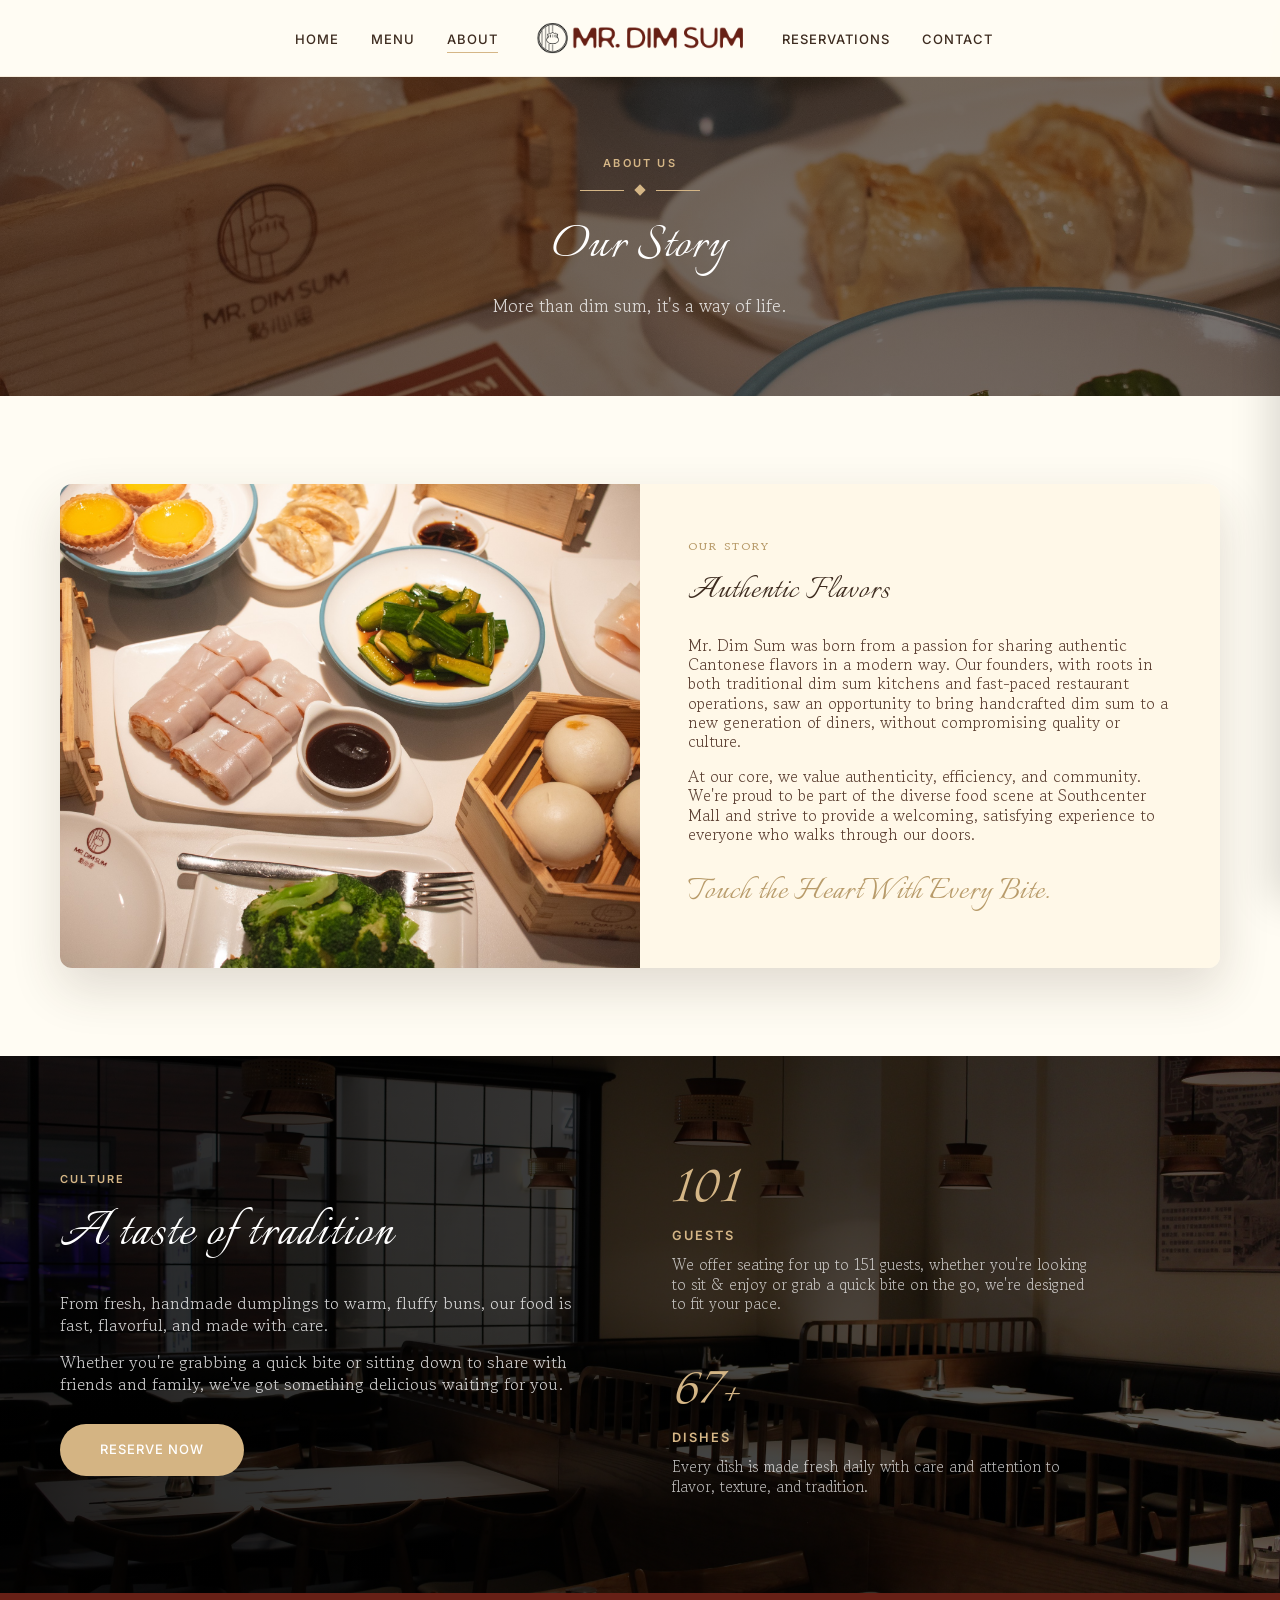
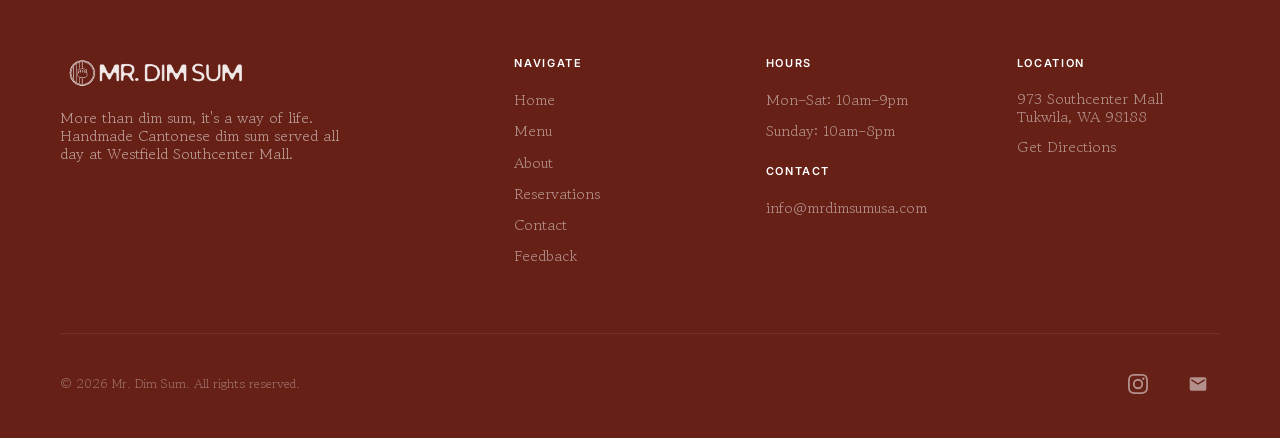
<file: about.html>
<!DOCTYPE html>
<html lang="en">
<head>
<meta charset="UTF-8">
<meta name="viewport" content="width=device-width, initial-scale=1.0">
<title>About Us | Mr. Dim Sum | Handmade Cantonese Dim Sum in Tukwila, WA</title>
<meta name="description" content="Learn about Mr. Dim Sum's values, story, and commitment to authentic handmade Cantonese dim sum at Westfield Southcenter Mall in Tukwila, WA.">
<meta property="og:title" content="About Us | Mr. Dim Sum | Handmade Cantonese Dim Sum">
<meta property="og:description" content="Learn about Mr. Dim Sum's commitment to authentic handmade Cantonese dim sum at Westfield Southcenter Mall in Tukwila, WA.">
<meta property="og:image" content="pictures/Photo_TableSpread_MrDimSum_2026-03-11_v03.jpg">
<meta property="og:type" content="website">
<meta name="twitter:card" content="summary_large_image">
<link rel="preconnect" href="https://fonts.googleapis.com">
<link rel="preconnect" href="https://fonts.gstatic.com" crossorigin>
<link href="https://fonts.googleapis.com/css2?family=Italianno&family=Gowun+Batang:wght@400;700&family=Inter:wght@400;500;600&display=swap" rel="stylesheet">
<link rel="stylesheet" href="styles.css">
<script type="application/ld+json">
{
  "@context": "https://schema.org",
  "@type": "AboutPage",
  "name": "About Mr. Dim Sum",
  "description": "Learn about Mr. Dim Sum's values, story, and commitment to authentic handmade Cantonese dim sum.",
  "mainEntity": {
    "@type": "Restaurant",
    "name": "Mr. Dim Sum",
    "servesCuisine": "Cantonese",
    "priceRange": "$$",
    "address": {
      "@type": "PostalAddress",
      "streetAddress": "973 Southcenter Mall",
      "addressLocality": "Tukwila",
      "addressRegion": "WA",
      "postalCode": "98188",
      "addressCountry": "US"
    },
    "url": "https://www.mrdimsumusa.com"
  }
}
</script>
<style>

/* HERO BANNER — shorter, no parallax */
.about-hero {
  background: linear-gradient(rgba(26,18,12,0.6), rgba(26,18,12,0.6)), url('pictures/about-photo.jpg') center/cover no-repeat;
  padding: 80px 0;
  text-align: center;
  overflow: hidden;
}

.about-hero__content {
  max-width: 700px;
  margin: 0 auto;
  animation: fadeUp 1.2s ease both;
}

.about-hero__label {
  font-family: var(--font-ui);
  font-size: 0.6875rem;
  font-weight: 600;
  letter-spacing: 0.2em;
  text-transform: uppercase;
  color: var(--gold);
  margin-bottom: 16px;
  animation: fadeIn 1.5s ease 0.3s both;
}

.about-hero h1 {
  font-family: var(--font-display); font-weight: 400;
  font-size: clamp(2.25rem, 5vw, 3.5rem);
  color: var(--white);
  line-height: 1.15;
  margin-bottom: 16px;
  letter-spacing: 0.02em;
  animation: fadeUp 1.2s ease 0.4s both;
}

.about-hero__sub {
  font-family: var(--font-body);
  font-size: 1.1rem;
  color: rgba(255,255,255,0.8);
  line-height: 1.2;
  animation: fadeUp 1.2s ease 0.6s both;
}

/* STORY */
.story {
  display: grid;
  grid-template-columns: 1fr 1fr;
  gap: 0;
  align-items: stretch;
  border-radius: 12px;
  overflow: hidden;
  min-height: 480px;
  box-shadow: 0 20px 50px rgba(61,43,31,0.16);
}

.story__img {
  position: relative;
  overflow: hidden;
}
.story__img img {
  width: 100%;
  height: 100%;
  object-fit: cover;
  transition: transform 0.6s ease;
}
.story:hover .story__img img { transform: scale(1.03); }

.story__text {
  background: var(--warm-bg-alt);
  padding: 56px 48px;
  display: flex;
  flex-direction: column;
  justify-content: center;
}

.story__text .section__label {
  color: var(--gold-dark);
  font-size: 0.6875rem;
}

.story__text h2 {
  font-family: var(--font-display); font-weight: 400;
  font-size: clamp(1.75rem, 3.5vw, 2.25rem);
  margin-bottom: 24px;
  line-height: 1.2;
  color: var(--brown);
  letter-spacing: 0.02em;
}

.story__text p {
  font-family: var(--font-body);
  color: var(--brown-light);
  margin-bottom: 16px;
  line-height: 1.2;
  font-size: 1rem;
}

.story__text p.story__tagline {
  font-family: var(--font-display); font-weight: 400;
  font-size: clamp(1.75rem, 3vw, 2.25rem);
  color: var(--gold-dark);
  margin-top: 12px;
  margin-bottom: 0;
  letter-spacing: 0.02em;
  line-height: 1.1;
}

.story__tagline-break { display: none; }

@media (max-width: 768px) {
  .story { grid-template-columns: 1fr; }
  .story__img { min-height: 280px; }
  .story__text { padding: 36px 24px; }
  .story__tagline-break { display: inline; }
}

/* CULTURE — photo background, two columns */
.culture {
  position: relative;
  padding: 96px 0;
  color: var(--white);
  overflow: hidden;
}
.culture__bg {
  position: absolute;
  inset: 0;
  width: 100%;
  height: 100%;
  object-fit: cover;
  z-index: 0;
}
.culture::after {
  content: "";
  position: absolute;
  inset: 0;
  background: linear-gradient(90deg, rgba(0,0,0,0.85) 0%, rgba(0,0,0,0.74) 55%, rgba(0,0,0,0.62) 100%);
  z-index: 1;
}
.culture .container { position: relative; z-index: 2; }

.culture__grid {
  display: grid;
  grid-template-columns: 1fr 1fr;
  gap: 64px;
  align-items: center;
}

.culture__intro .section__label { color: var(--gold); margin-bottom: 16px; }
.culture__intro h2 {
  font-family: var(--font-display); font-weight: 400;
  font-size: clamp(2.5rem, 5vw, 3.75rem);
  color: var(--white);
  line-height: 1.05;
  letter-spacing: 0.02em;
  margin-bottom: 28px;
}
.culture__desc {
  font-family: var(--font-body);
  color: rgba(255,255,255,0.8);
  font-size: 1.05rem;
  line-height: 1.3;
  margin-bottom: 16px;
}
.culture__cta { margin-top: 28px; }

.culture__stats {
  display: flex;
  flex-direction: column;
  gap: 40px;
}
.stat__number {
  font-family: var(--font-display); font-weight: 400;
  font-size: clamp(3rem, 6vw, 4.5rem);
  color: var(--gold);
  line-height: 1;
  margin-bottom: 4px;
  letter-spacing: 0.02em;
}
.stat__number .stat-suffix { font-size: 0.6em; }
.stat__label {
  font-family: var(--font-ui);
  font-size: 0.8rem;
  text-transform: uppercase;
  letter-spacing: 0.15em;
  color: var(--gold);
  margin-bottom: 12px;
  font-weight: 600;
}
.stat__desc {
  font-family: var(--font-body);
  font-size: 0.95rem;
  color: rgba(255,255,255,0.7);
  line-height: 1.3;
  max-width: 420px;
}

@media (max-width: 768px) {
  .culture { padding: 64px 0; }
  .culture__grid { grid-template-columns: 1fr; gap: 44px; }
  .culture::after {
    background: linear-gradient(180deg, rgba(0,0,0,0.82) 0%, rgba(0,0,0,0.78) 100%);
  }
}

/* MOBILE-SPECIFIC */
@media (max-width: 768px) {
  .section { padding: 64px 0; }
  .about-hero { padding: 60px 0; }
  .about-hero h1 {
    font-size: 2.5rem;
  }
  .about-hero__sub {
    font-size: 14px;
  }
  .story__text .section__label { font-size: 10px; }
  /* Match the Our Story body to the smaller Culture/stat body size (tagline + label excluded) */
  .story__text p:not(.section__label):not(.story__tagline) { font-size: 0.95rem; }
  /* Match the story heading to the home-page header size */
  .story__text h2 { font-size: 2.5rem; }
  /* Match Culture body to the smaller stat (guests/dishes) text */
  .culture__desc { font-size: 0.95rem; }
  /* Slightly larger stat numbers */
  .stat__number { font-size: 4.5rem; }
  .section__header {
    margin-bottom: 40px;
  }
  .section__title {
    font-size: clamp(1.5rem, 3.5vw, 2.25rem);
  }
  .back-to-top {
    bottom: calc(20px + env(safe-area-inset-bottom, 0px));
    right: 20px;
  }
}

</style>
</head>

<body>

<!-- NAV -->
<nav class="nav" role="navigation" aria-label="Main navigation">
  <div class="nav__inner">
    <ul class="nav__links-left">
      <li><a href="index.html">Home</a></li>
      <li><a href="menu.html">Menu</a></li>
      <li><a href="about.html" class="is-active">About</a></li>
    </ul>
    <a href="index.html" class="nav__logo" aria-label="Mr. Dim Sum, Home">
      <img src="pictures/mrdimsum-logo.png" alt="Mr. Dim Sum" class="nav__logo-img">
    </a>
    <ul class="nav__links-right">
      <li><a href="reservations.html">Reservations</a></li>
      <li><a href="contact.html">Contact</a></li>
    </ul>
    <button class="nav__hamburger" aria-label="Open menu" aria-expanded="false" onclick="toggleMenu()">
      <div class="nav__hamburger-lines">
        <span></span>
        <span></span>
        <span></span>
      </div>
    </button>
  </div>
</nav>
<div class="nav__mobile-overlay" id="mobileOverlay" onclick="closeMenu()"></div>
<div class="nav__mobile-menu" id="mobileMenu">
  <a href="index.html" onclick="closeMenu()">Home</a>
  <a href="menu.html" onclick="closeMenu()">Menu</a>
  <a href="about.html" class="is-active" onclick="closeMenu()">About</a>
  <a href="reservations.html" onclick="closeMenu()">Reservations</a>
  <a href="contact.html" onclick="closeMenu()">Contact</a>
</div>

<!-- HERO BANNER -->
<section class="about-hero">
  <div class="container">
    <div class="about-hero__content">
      <p class="about-hero__label">About Us</p>
      <div class="divider"><span class="divider__line"></span><span class="divider__diamond"></span><span class="divider__line"></span></div>
      <h1>Our Story</h1>
      <p class="about-hero__sub">More than dim sum, it's a way of life.</p>
    </div>
  </div>
</section>

<!-- STORY -->
<section class="section" id="story">
  <div class="container">
    <div class="story">
      <div class="story__img reveal-left">
        <img src="pictures/hero-image.jpg" alt="An overhead spread of Mr. Dim Sum dishes including har gow, rice rolls, steamed buns, and stir fried greens" loading="lazy">
      </div>
      <div class="story__text reveal-right">
        <p class="section__label">Our Story</p>
        <h2>Authentic Flavors</h2>
        <p>Mr. Dim Sum was born from a passion for sharing authentic Cantonese flavors in a modern way. Our founders, with roots in both traditional dim sum kitchens and fast-paced restaurant operations, saw an opportunity to bring handcrafted dim sum to a new generation of diners, without compromising quality or culture.</p>
        <p>At our core, we value authenticity, efficiency, and community. We're proud to be part of the diverse food scene at Southcenter Mall and strive to provide a welcoming, satisfying experience to everyone who walks through our doors.</p>
        <p class="story__tagline">Touch the Heart<br class="story__tagline-break">With Every Bite.</p>
      </div>
    </div>
  </div>
</section>

<!-- CULTURE -->
<section class="culture" id="culture">
  <img class="culture__bg" src="pictures/culture-bg.jpg" alt="The dining room at Mr. Dim Sum, with wooden seating and rattan pendant lights" loading="lazy">
  <div class="container">
    <div class="culture__grid">
      <div class="culture__intro reveal-left">
        <p class="section__label">Culture</p>
        <h2>A taste of tradition</h2>
        <p class="culture__desc">From fresh, handmade dumplings to warm, fluffy buns, our food is fast, flavorful, and made with care.</p>
        <p class="culture__desc">Whether you're grabbing a quick bite or sitting down to share with friends and family, we've got something delicious waiting for you.</p>
        <div class="culture__cta">
          <a href="https://www.yelp.com/reservations/mr-dim-sum-tukwila-3" target="_blank" rel="noopener" class="btn btn--gold">Reserve Now</a>
        </div>
      </div>
      <div class="culture__stats reveal-right">
        <div class="stat">
          <div class="stat__number"><span class="counter" data-target="151">0</span></div>
          <div class="stat__label">Guests</div>
          <p class="stat__desc">We offer seating for up to 151 guests, whether you're looking to sit &amp; enjoy or grab a quick bite on the go, we're designed to fit your pace.</p>
        </div>
        <div class="stat">
          <div class="stat__number"><span class="counter" data-target="100">0</span><span class="stat-suffix">+</span></div>
          <div class="stat__label">Dishes</div>
          <p class="stat__desc">Every dish is made fresh daily with care and attention to flavor, texture, and tradition.</p>
        </div>
      </div>
    </div>
  </div>
</section>

<!-- FOOTER -->
<footer class="footer">
  <div class="container">
    <div class="footer__grid">
      <div class="footer__brand">
        <img src="pictures/mrdimsum-logo.png" alt="Mr. Dim Sum" class="footer__brand-logo">
        <p>More than dim sum, it's a way of life. Handmade Cantonese dim sum served all day at Westfield Southcenter Mall.</p>
      </div>
      <div>
        <h4>Navigate</h4>
        <ul>
          <li><a href="index.html">Home</a></li>
          <li><a href="menu.html">Menu</a></li>
          <li><a href="about.html">About</a></li>
          <li><a href="reservations.html">Reservations</a></li>
          <li><a href="contact.html">Contact</a></li>
          <li><a href="feedback.html">Feedback</a></li>
        </ul>
      </div>
      <div>
        <h4>Hours</h4>
        <ul>
          <li><a href="contact.html">Mon–Sat: 10am–9pm</a></li>
          <li><a href="contact.html">Sunday: 10am–8pm</a></li>
        </ul>
        <h4 style="margin-top:24px;">Contact</h4>
        <ul>
          <li><a href="mailto:info@mrdimsumusa.com">info@mrdimsumusa.com</a></li>
        </ul>
      </div>
      <div>
        <h4>Location</h4>
        <address>
          973 Southcenter Mall<br>
          Tukwila, WA 98188
        </address>
        <p style="margin-top:12px;font-size:0.875rem"><a href="https://maps.google.com/?q=973+Southcenter+Mall+Tukwila+WA+98188" target="_blank" rel="noopener">Get Directions</a></p>
      </div>
    </div>
    <div class="footer__bottom">
      <span>&copy; 2026 Mr. Dim Sum. All rights reserved.</span>
      <div class="footer__socials">
        <a href="https://instagram.com/mrdimsumusa" target="_blank" rel="noopener" aria-label="Follow Mr. Dim Sum on Instagram">
          <svg viewBox="0 0 24 24"><path d="M12 2.163c3.204 0 3.584.012 4.85.07 3.252.148 4.771 1.691 4.919 4.919.058 1.265.069 1.645.069 4.849 0 3.205-.012 3.584-.069 4.849-.149 3.225-1.664 4.771-4.919 4.919-1.266.058-1.644.07-4.85.07-3.204 0-3.584-.012-4.849-.07-3.26-.149-4.771-1.699-4.919-4.92-.058-1.265-.07-1.644-.07-4.849 0-3.204.013-3.583.07-4.849.149-3.227 1.664-4.771 4.919-4.919 1.266-.057 1.645-.069 4.849-.069zM12 0C8.741 0 8.333.014 7.053.072 2.695.272.273 2.69.073 7.052.014 8.333 0 8.741 0 12c0 3.259.014 3.668.072 4.948.2 4.358 2.618 6.78 6.98 6.98C8.333 23.986 8.741 24 12 24c3.259 0 3.668-.014 4.948-.072 4.354-.2 6.782-2.618 6.979-6.98.059-1.28.073-1.689.073-4.948 0-3.259-.014-3.667-.072-4.947-.196-4.354-2.617-6.78-6.979-6.98C15.668.014 15.259 0 12 0zm0 5.838a6.162 6.162 0 100 12.324 6.162 6.162 0 000-12.324zM12 16a4 4 0 110-8 4 4 0 010 8zm6.406-11.845a1.44 1.44 0 100 2.881 1.44 1.44 0 000-2.881z"/></svg>
        </a>
        <a href="mailto:info@mrdimsumusa.com" aria-label="Email Mr. Dim Sum">
          <svg viewBox="0 0 24 24"><path d="M20 4H4c-1.1 0-2 .9-2 2v12c0 1.1.9 2 2 2h16c1.1 0 2-.9 2-2V6c0-1.1-.9-2-2-2zm0 4l-8 5-8-5V6l8 5 8-5v2z"/></svg>
        </a>
      </div>
    </div>
  </div>
</footer>

<!-- BACK TO TOP -->
<button class="back-to-top" id="backToTop" aria-label="Back to top" onclick="window.scrollTo({top:0,behavior:'smooth'})">
  <svg viewBox="0 0 24 24"><polyline points="18 15 12 9 6 15"/></svg>
</button>

<script>
// Mobile menu
function toggleMenu() {
  const menu = document.getElementById('mobileMenu');
  const overlay = document.getElementById('mobileOverlay');
  const btn = document.querySelector('.nav__hamburger');
  const isOpen = menu.classList.contains('is-open');

  if (isOpen) {
    closeMenu();
  } else {
    menu.classList.add('is-open');
    overlay.classList.add('is-open');
    btn.classList.add('is-active');
    btn.setAttribute('aria-expanded', 'true');
    btn.setAttribute('aria-label', 'Close menu');
    document.body.style.overflow = 'hidden';
  }
}

function closeMenu() {
  const menu = document.getElementById('mobileMenu');
  const overlay = document.getElementById('mobileOverlay');
  const btn = document.querySelector('.nav__hamburger');
  menu.classList.remove('is-open');
  overlay.classList.remove('is-open');
  btn.classList.remove('is-active');
  btn.setAttribute('aria-expanded', 'false');
  btn.setAttribute('aria-label', 'Open menu');
  document.body.style.overflow = '';
}

// Close menu on escape key
document.addEventListener('keydown', function(e) {
  if (e.key === 'Escape') closeMenu();
});

// Scroll-triggered reveal animations with scroll fallback
const revealEls = document.querySelectorAll('.reveal, .reveal-left, .reveal-right');

const observer = new IntersectionObserver((entries) => {
  entries.forEach(entry => {
    if (entry.isIntersecting) {
      entry.target.classList.add('is-visible');
      observer.unobserve(entry.target);
    }
  });
}, {
  threshold: 0,
  rootMargin: '0px 0px 80px 0px'
});

revealEls.forEach(el => observer.observe(el));

// Scroll fallback
function revealFallback() {
  revealEls.forEach(el => {
    if (!el.classList.contains('is-visible')) {
      const rect = el.getBoundingClientRect();
      if (rect.top < window.innerHeight + 80) {
        el.classList.add('is-visible');
      }
    }
  });
}
window.addEventListener('scroll', revealFallback, { passive: true });
revealFallback();

// Animated counter
const counterObserver = new IntersectionObserver((entries) => {
  entries.forEach(entry => {
    if (entry.isIntersecting) {
      const el = entry.target;
      const target = parseInt(el.getAttribute('data-target'), 10);
      const duration = 2000;
      const start = performance.now();

      function easeOutCubic(t) { return 1 - Math.pow(1 - t, 3); }

      function tick(now) {
        const elapsed = now - start;
        const progress = Math.min(elapsed / duration, 1);
        const eased = easeOutCubic(progress);
        el.textContent = Math.floor(eased * target);
        if (progress < 1) {
          requestAnimationFrame(tick);
        } else {
          el.textContent = target;
        }
      }
      requestAnimationFrame(tick);
      counterObserver.unobserve(el);
    }
  });
}, { threshold: 0.3, rootMargin: '0px 0px 20px 0px' });

document.querySelectorAll('.counter').forEach(el => counterObserver.observe(el));

// Back to top button
const backToTopBtn = document.getElementById('backToTop');
let ticking = false;

window.addEventListener('scroll', function() {
  if (!ticking) {
    window.requestAnimationFrame(function() {
      if (window.scrollY > 500) {
        backToTopBtn.classList.add('is-visible');
      } else {
        backToTopBtn.classList.remove('is-visible');
      }
      ticking = false;
    });
    ticking = true;
  }
}, { passive: true });
</script>

</body>
</html>
</file>
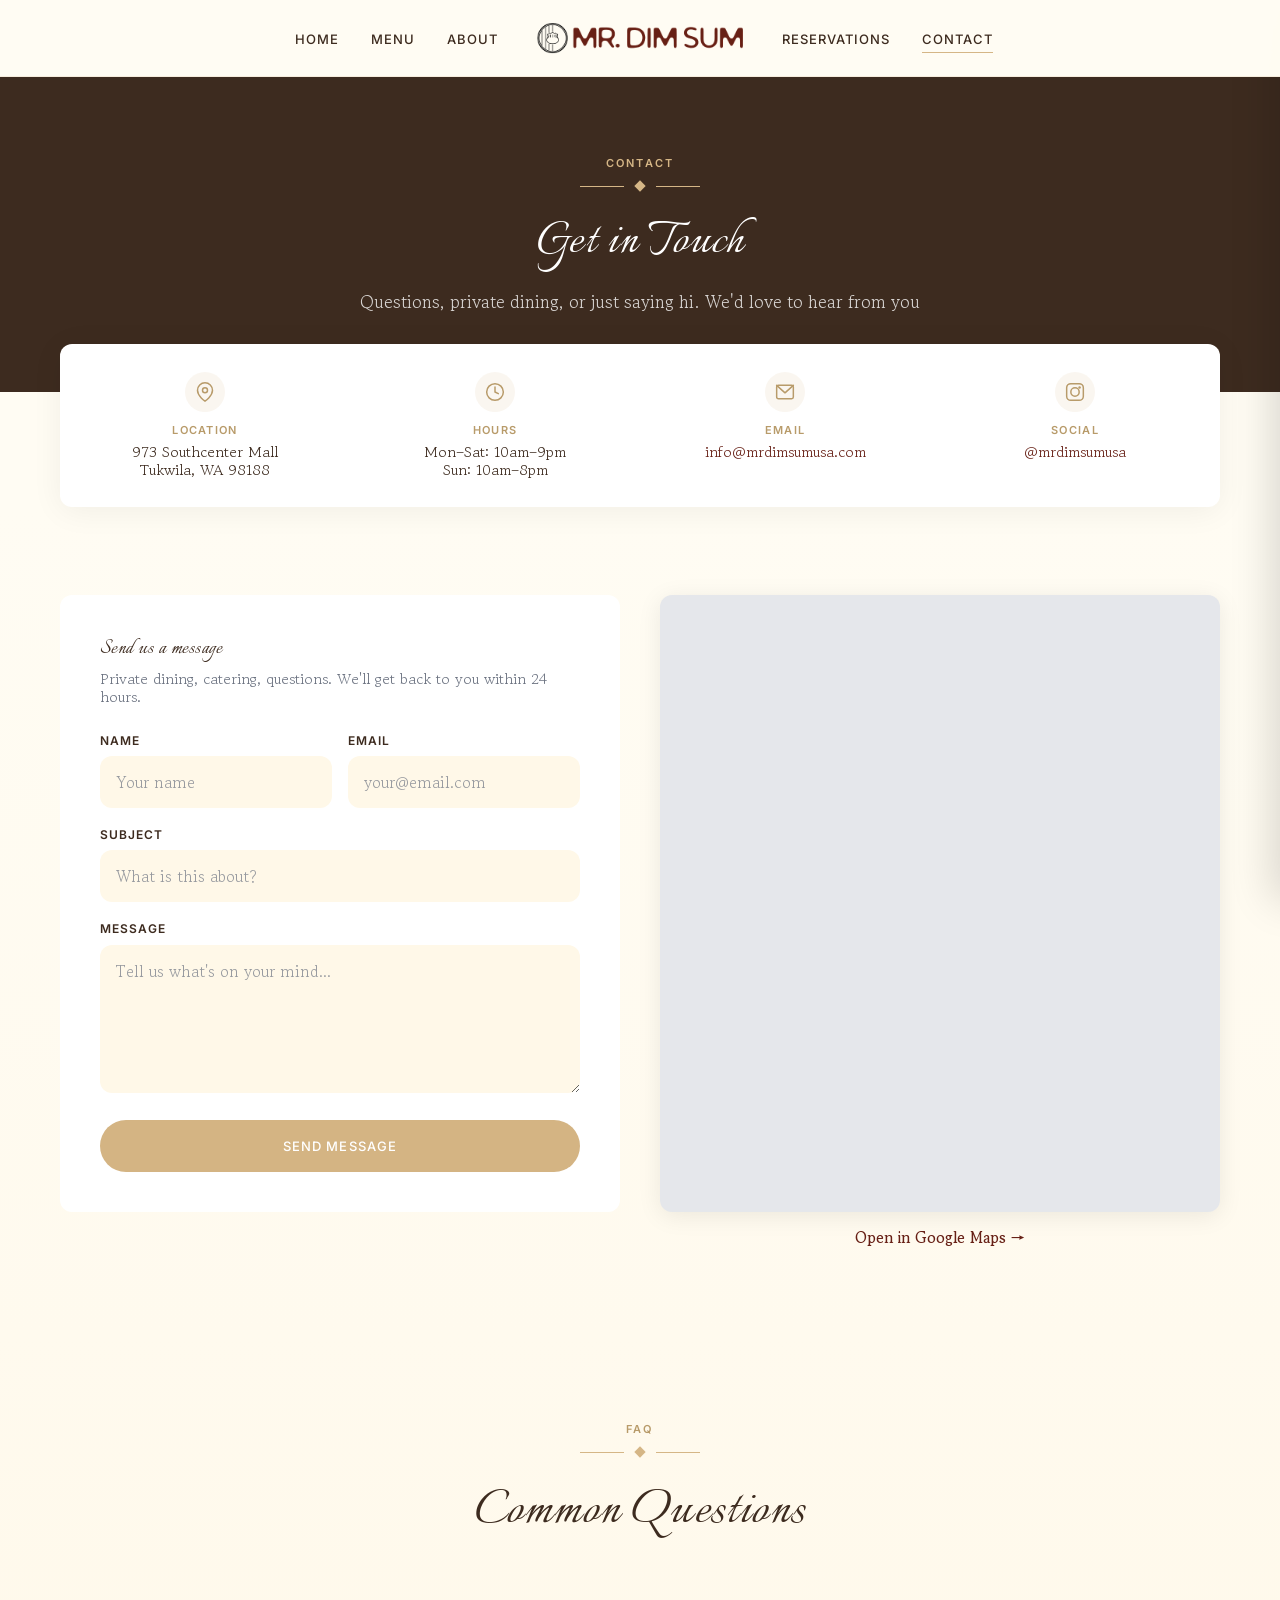
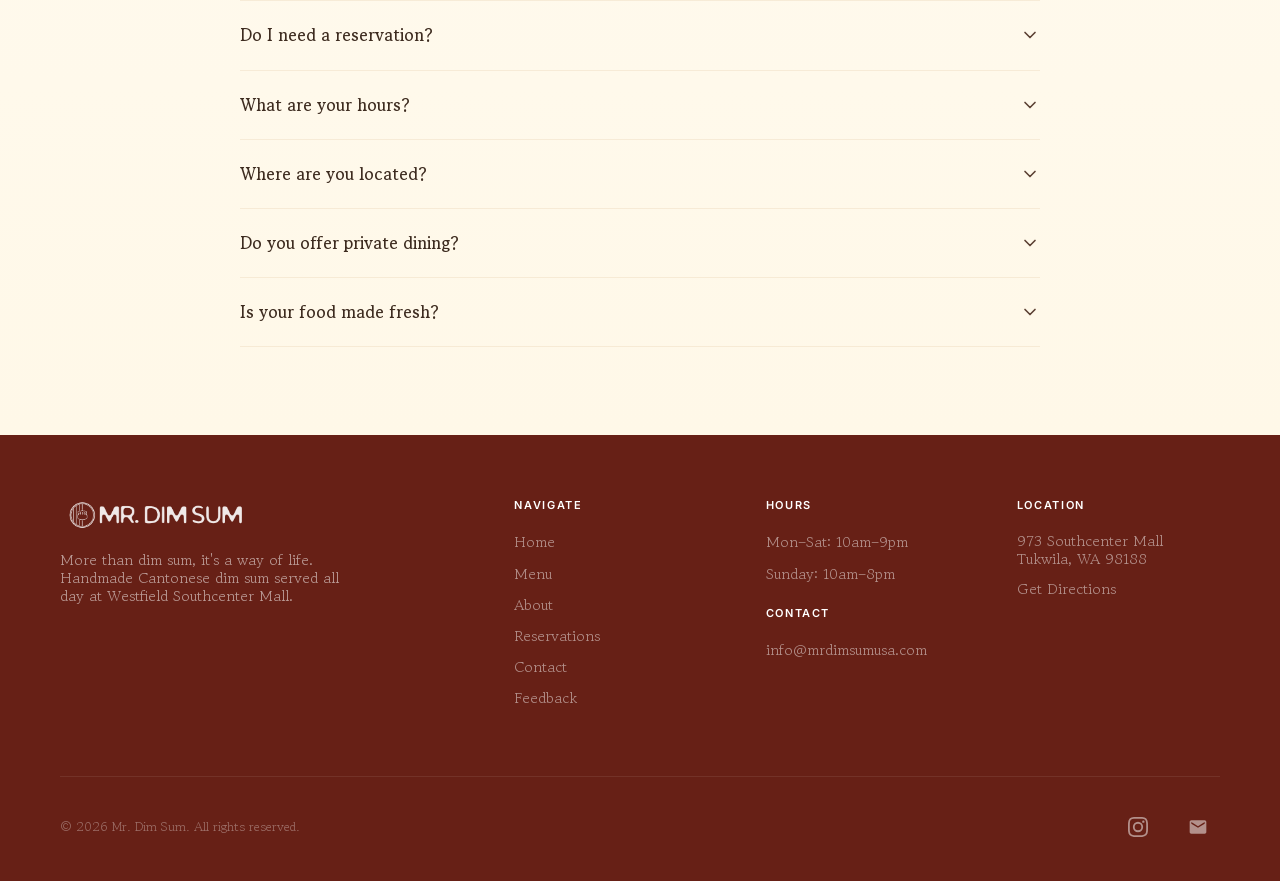
<file: contact.html>
<!DOCTYPE html>
<html lang="en">
<head>
<meta charset="UTF-8">
<meta name="viewport" content="width=device-width, initial-scale=1.0">
<title>Contact Us | Mr. Dim Sum | Tukwila, WA</title>
<meta name="description" content="Contact Mr. Dim Sum for reservations, private dining, or questions. Located at Westfield Southcenter Mall, Tukwila WA. Open Monday–Saturday 10am–9pm, Sunday 10am–8pm.">
<meta property="og:title" content="Contact Us | Mr. Dim Sum | Tukwila, WA">
<meta property="og:description" content="Get in touch with Mr. Dim Sum at Westfield Southcenter Mall. Email, hours, directions, and more.">
<meta property="og:image" content="pictures/dimsumpshoped.png">
<meta property="og:type" content="website">
<meta name="twitter:card" content="summary_large_image">
<link rel="preconnect" href="https://fonts.googleapis.com">
<link rel="preconnect" href="https://fonts.gstatic.com" crossorigin>
<link href="https://fonts.googleapis.com/css2?family=Italianno&family=Gowun+Batang:wght@400;700&family=Inter:wght@400;500;600&display=swap" rel="stylesheet">
<link rel="stylesheet" href="styles.css">
<script type="application/ld+json">
[
  {
    "@context": "https://schema.org",
    "@type": "ContactPage",
    "name": "Contact Mr. Dim Sum",
    "url": "https://www.mrdimsumusa.com/contact",
    "mainEntity": {
      "@type": "Restaurant",
      "name": "Mr. Dim Sum",
      "servesCuisine": "Cantonese",
      "priceRange": "$$",
      "email": "info@mrdimsumusa.com",
      "url": "https://www.mrdimsumusa.com",
      "address": {
        "@type": "PostalAddress",
        "streetAddress": "973 Southcenter Mall",
        "addressLocality": "Tukwila",
        "addressRegion": "WA",
        "postalCode": "98188",
        "addressCountry": "US"
      },
      "geo": {
        "@type": "GeoCoordinates",
        "latitude": 47.4595,
        "longitude": -122.2561
      },
      "openingHoursSpecification": [
        {
          "@type": "OpeningHoursSpecification",
          "dayOfWeek": ["Monday","Tuesday","Wednesday","Thursday","Friday","Saturday"],
          "opens": "10:00",
          "closes": "21:00"
        },
        {
          "@type": "OpeningHoursSpecification",
          "dayOfWeek": "Sunday",
          "opens": "10:00",
          "closes": "20:00"
        }
      ]
    }
  }
]
</script>
<style>

/* HERO BANNER */
.hero-banner {
  background: var(--brown);
  padding: 80px 20px;
  text-align: center;
}
.hero-banner .section__label {
  color: var(--gold);
}
.hero-banner .divider__line {
  background: var(--gold);
}
.hero-banner .divider__diamond {
  background: var(--gold);
}
.hero-banner h1 {
  font-family: var(--font-display); font-weight: 400;
  font-size: clamp(2.25rem, 5vw, 3.5rem);
  color: var(--white);
  line-height: 1.15;
  margin-bottom: 16px;
  letter-spacing: 0.02em;
  animation: fadeUp 1s ease 0.2s both;
}
.hero-banner__sub {
  font-family: var(--font-body);
  font-size: 1.1rem;
  color: rgba(255,255,255,0.8);
  animation: fadeUp 1s ease 0.4s both;
}

/* QUICK INFO BAR */
.quick-info {
  display: grid;
  grid-template-columns: repeat(4, 1fr);
  gap: 0;
  background: var(--white);
  border-radius: 12px;
  box-shadow: 0 4px 32px rgba(0,0,0,0.06);
  margin-top: -48px;
  position: relative;
  z-index: 5;
  overflow: hidden;
}
.quick-info__item {
  padding: 28px 20px;
  text-align: center;
  transition: background 0.3s;
}
.quick-info__item:hover { background: rgba(213,182,134,0.06); }
.quick-info__icon {
  width: 40px; height: 40px;
  margin: 0 auto 12px;
  background: rgba(213,182,134,0.12);
  border-radius: 50%;
  display: flex;
  align-items: center;
  justify-content: center;
}
.quick-info__icon svg {
  width: 20px; height: 20px;
  stroke: var(--gold-dark);
  fill: none;
  stroke-width: 1.8;
  stroke-linecap: round;
  stroke-linejoin: round;
}
.quick-info__label {
  font-family: var(--font-ui);
  font-size: 0.6875rem;
  text-transform: uppercase;
  letter-spacing: 0.12em;
  color: var(--gold-dark);
  margin-bottom: 6px;
  font-weight: 600;
}
.quick-info__value {
  font-family: var(--font-body);
  font-size: 0.9375rem;
  color: var(--brown);
  line-height: 1.2;
}
.quick-info__value a {
  color: #672016;
  transition: color 0.2s;
}
.quick-info__value a:hover { color: var(--red-dark); text-decoration: underline; }
.quick-info__value address {
  font-style: normal;
}

/* CONTACT FORM + MAP LAYOUT */
.contact-layout {
  display: grid;
  grid-template-columns: 1fr 1fr;
  column-gap: 40px;
  align-items: stretch;
}
/* Form and map share row 1, so the map matches the form's height exactly;
   the "Open in Maps" caption sits in row 2, directly below the map. */
.contact-layout .contact-form-card { grid-column: 1; grid-row: 1; }
.contact-layout .contact-map { grid-column: 2; grid-row: 1; }
.contact-layout .contact-map__caption { grid-column: 2; grid-row: 2; }

/* CONTACT FORM CARD */
.contact-form-card {
  background: var(--white);
  border-radius: 12px;
  padding: 40px;
}

.form-group {
  margin-bottom: 20px;
}
.form-group label {
  display: block;
  font-family: var(--font-ui);
  font-size: 0.75rem;
  font-weight: 600;
  text-transform: uppercase;
  letter-spacing: 0.08em;
  color: var(--brown);
  margin-bottom: 8px;
}
.form-group input,
.form-group textarea {
  width: 100%;
  background: var(--warm-bg-alt);
  border-radius: 12px;
  padding: 14px 16px;
  font-family: var(--font-body);
  font-size: 1rem;
  color: var(--charcoal);
  transition: border-color 0.3s ease, box-shadow 0.3s ease;
  outline: none;
}
.form-group input:focus,
.form-group textarea:focus {
  border-color: var(--gold);
  box-shadow: 0 0 0 3px rgba(213,182,134,0.15);
}
.form-group input::placeholder,
.form-group textarea::placeholder {
  color: var(--gray-500);
  opacity: 0.7;
}
.form-group textarea {
  resize: vertical;
}
.contact-form-card .btn {
  width: 100%;
  justify-content: center;
  margin-top: 4px;
}

/* MAP EMBED INSIDE LAYOUT */
.contact-map {
  border-radius: 12px;
  overflow: hidden;
  background: var(--gray-200);
  box-shadow: 0 4px 24px rgba(0,0,0,0.08);
  aspect-ratio: auto;
}
.contact-map iframe {
  width: 100%;
  height: 100%;
  min-height: 460px;
  border: 0;
}
.contact-map__caption {
  padding: 16px 0 0;
  text-align: center;
}
.contact-map__caption a {
  font-family: var(--font-body);
  font-size: 0.9375rem;
  color: #672016;
  font-weight: 600;
  transition: color 0.2s;
}
.contact-map__caption a:hover { color: var(--red-dark); text-decoration: underline; }

/* White-to-cream gradient spanning the contact + FAQ sections */
#contact {
  background: linear-gradient(180deg, var(--warm-bg) 0%, #FFFAEE 100%);
}
#faq {
  background: linear-gradient(180deg, #FFFAEE 0%, var(--warm-bg-alt) 100%);
}

/* FAQ SECTION */
.faq-list {
  max-width: 800px;
  margin: 0 auto;
}
.faq-item {
  border-bottom: var(--hairline);
}
.faq-item:first-child {
  border-top: var(--hairline);
}
.faq-question {
  display: flex;
  align-items: center;
  justify-content: space-between;
  width: 100%;
  padding: 24px 0;
  background: none;
  border: none;
  cursor: pointer;
  text-align: left;
  font-family: var(--font-body);
  font-size: 1.05rem;
  font-weight: 700;
  color: var(--brown);
  line-height: 1.2;
  gap: 16px;
  -webkit-tap-highlight-color: transparent;
}
.faq-question:hover {
  color: var(--red);
}
.faq-chevron {
  width: 20px;
  height: 20px;
  flex-shrink: 0;
  stroke: var(--brown-light);
  fill: none;
  stroke-width: 2;
  stroke-linecap: round;
  stroke-linejoin: round;
  transition: transform 0.35s ease;
}
.faq-item.is-open .faq-chevron {
  transform: rotate(180deg);
}
.faq-answer {
  max-height: 0;
  overflow: hidden;
  transition: max-height 0.4s ease;
}
.faq-answer__inner {
  padding: 0 0 24px;
  font-family: var(--font-body);
  color: var(--brown-light);
  line-height: 1.2;
  font-size: 1rem;
}


/* RESPONSIVE */
@media (max-width: 768px) {
  .section { padding: 64px 0; }
  .hero-banner h1 { font-size: 2.5rem; }
  .hero-banner__sub { font-size: 14px; }
  .section__header { margin-bottom: 40px; }
  .section__title { font-size: 2.5rem; }
  /* Reorder (mobile only): form section first, info bar below it */
  body { display: flex; flex-direction: column; }
  .nav { order: 1; }
  .hero-banner { order: 2; }
  #contact { order: 3; }
  body > .container { order: 4; }
  #faq { order: 5; }
  .footer { order: 6; }

  /* Quick info → de-carded hairline list (matches home), icons removed */
  .quick-info {
    display: block;
    background: transparent;
    box-shadow: none;
    border-radius: 0;
    margin-top: 0;
    overflow: visible;
  }
  .quick-info__item {
    padding: 16px 2px;
    text-align: left;
    border-bottom: 1px solid rgba(213,182,134,0.35);
  }
  .quick-info__item:last-child { border-bottom: none; }
  .quick-info__item:hover { background: transparent; }
  .quick-info__icon { display: none; }
  .quick-info__value { font-size: 14px; }

  /* Form + map: stack with breathing room between */
  .contact-layout { grid-template-columns: 1fr; }
  .contact-layout .contact-form-card,
  .contact-layout .contact-map,
  .contact-layout .contact-map__caption { grid-column: 1; grid-row: auto; }
  .contact-form-card { margin-bottom: 28px; }
  .contact-map iframe { min-height: 300px; }
  .hero-banner { padding: 60px 20px 80px; }
  .back-to-top {
    bottom: calc(20px + env(safe-area-inset-bottom, 0px));
    right: 20px;
  }
}

@media (max-width: 480px) {
  .contact-form-card { padding: 24px 20px; }
}

</style>
</head>

<body>

<!-- NAV -->
<nav class="nav" role="navigation" aria-label="Main navigation">
  <div class="nav__inner">
    <ul class="nav__links-left">
      <li><a href="index.html">Home</a></li>
      <li><a href="menu.html">Menu</a></li>
      <li><a href="about.html">About</a></li>
    </ul>
    <a href="index.html" class="nav__logo" aria-label="Mr. Dim Sum, Home">
      <img src="pictures/mrdimsum-logo.png" alt="Mr. Dim Sum" class="nav__logo-img">
    </a>
    <ul class="nav__links-right">
      <li><a href="reservations.html">Reservations</a></li>
      <li><a href="contact.html" class="is-active">Contact</a></li>
    </ul>
    <button class="nav__hamburger" aria-label="Open menu" aria-expanded="false" onclick="toggleMenu()">
      <div class="nav__hamburger-lines">
        <span></span>
        <span></span>
        <span></span>
      </div>
    </button>
  </div>
</nav>
<div class="nav__mobile-overlay" id="mobileOverlay" onclick="closeMenu()"></div>
<div class="nav__mobile-menu" id="mobileMenu">
  <a href="index.html" onclick="closeMenu()">Home</a>
  <a href="menu.html" onclick="closeMenu()">Menu</a>
  <a href="about.html" onclick="closeMenu()">About</a>
  <a href="reservations.html" onclick="closeMenu()">Reservations</a>
  <a href="contact.html" class="is-active" onclick="closeMenu()">Contact</a>
</div>

<!-- HERO BANNER -->
<section class="hero-banner">
  <p class="section__label" style="animation: fadeUp 1s ease both;">CONTACT</p>
  <div class="divider" style="animation: fadeUp 1s ease 0.1s both;"><span class="divider__line"></span><span class="divider__diamond"></span><span class="divider__line"></span></div>
  <h1>Get in Touch</h1>
  <p class="hero-banner__sub">Questions, private dining, or just saying hi. We'd love to hear from you</p>
</section>

<!-- QUICK INFO BAR -->
<div class="container">
  <div class="quick-info reveal">
    <div class="quick-info__item">
      <div class="quick-info__icon">
        <svg viewBox="0 0 24 24"><path d="M21 10c0 7-9 13-9 13s-9-6-9-13a9 9 0 0 1 18 0z"/><circle cx="12" cy="10" r="3"/></svg>
      </div>
      <div class="quick-info__label">Location</div>
      <div class="quick-info__value"><address>973 Southcenter Mall<br>Tukwila, WA 98188</address></div>
    </div>
    <div class="quick-info__item">
      <div class="quick-info__icon">
        <svg viewBox="0 0 24 24"><circle cx="12" cy="12" r="10"/><polyline points="12 6 12 12 16 14"/></svg>
      </div>
      <div class="quick-info__label">Hours</div>
      <div class="quick-info__value">Mon&ndash;Sat: 10am&ndash;9pm<br>Sun: 10am&ndash;8pm</div>
    </div>
    <div class="quick-info__item">
      <div class="quick-info__icon">
        <svg viewBox="0 0 24 24"><rect x="2" y="4" width="20" height="16" rx="2"/><polyline points="22,4 12,13 2,4"/></svg>
      </div>
      <div class="quick-info__label">Email</div>
      <div class="quick-info__value"><a href="mailto:info@mrdimsumusa.com">info@mrdimsumusa.com</a></div>
    </div>
    <div class="quick-info__item">
      <div class="quick-info__icon">
        <svg viewBox="0 0 24 24"><rect x="2" y="2" width="20" height="20" rx="5"/><circle cx="12" cy="12" r="5"/><circle cx="17.5" cy="6.5" r="1.5" fill="var(--gold-dark)" stroke="none"/></svg>
      </div>
      <div class="quick-info__label">Social</div>
      <div class="quick-info__value"><a href="https://instagram.com/mrdimsumusa" target="_blank" rel="noopener">@mrdimsumusa</a></div>
    </div>
  </div>
</div>

<!-- CONTACT FORM + MAP -->
<section class="section" id="contact">
  <div class="container">
    <div class="contact-layout">
      <!-- Left: Contact Form -->
      <div class="contact-form-card reveal-left">
        <h2 style="font-family:var(--font-display);font-weight:400;font-size:1.5rem;color:var(--brown);margin-bottom:6px;letter-spacing:0.02em;">Send us a message</h2>
        <p style="font-family:var(--font-body);color:var(--gray-500);font-size:0.9375rem;margin-bottom:28px;line-height:1.2;">Private dining, catering, questions. We'll get back to you within 24 hours.</p>
        <form action="mailto:info@mrdimsumusa.com" method="POST" enctype="text/plain">
          <div style="display:grid;grid-template-columns:1fr 1fr;gap:16px;">
            <div class="form-group">
              <label for="contact-name">Name</label>
              <input type="text" id="contact-name" name="name" required placeholder="Your name">
            </div>
            <div class="form-group">
              <label for="contact-email">Email</label>
              <input type="email" id="contact-email" name="email" required placeholder="your@email.com">
            </div>
          </div>
          <div class="form-group">
            <label for="contact-subject">Subject</label>
            <input type="text" id="contact-subject" name="subject" placeholder="What is this about?">
          </div>
          <div class="form-group">
            <label for="contact-message">Message</label>
            <textarea id="contact-message" name="message" rows="5" required placeholder="Tell us what's on your mind..."></textarea>
          </div>
          <button type="submit" class="btn btn--gold">Send Message</button>
        </form>
      </div>

      <!-- Right: Map (matches the form height); caption sits below it -->
      <div class="contact-map reveal-right">
        <iframe
          src="https://www.google.com/maps/embed?pb=!1m18!1m12!1m3!1d2697.5!2d-122.2561!3d47.4595!2m3!1f0!2f0!3f0!3m2!1i1024!2i768!4f13.1!3m3!1m2!1s0x0%3A0x0!2zNDfCsDI3JzM0LjIiTiAxMjLCsDE1JzIxLjgiVw!5e0!3m2!1sen!2sus!4v1"
          allowfullscreen=""
          loading="lazy"
          referrerpolicy="no-referrer-when-downgrade"
          title="Map showing Mr. Dim Sum location at Westfield Southcenter Mall, Tukwila WA">
        </iframe>
      </div>
      <div class="contact-map__caption reveal-right">
        <a href="https://maps.google.com/?q=973+Southcenter+Mall+Tukwila+WA+98188" target="_blank" rel="noopener">Open in Google Maps &rarr;</a>
      </div>
    </div>
  </div>
</section>

<!-- FAQ SECTION -->
<section class="section section--alt" id="faq">
  <div class="container">
    <div class="section__header reveal">
      <p class="section__label">FAQ</p>
      <div class="divider"><span class="divider__line"></span><span class="divider__diamond"></span><span class="divider__line"></span></div>
      <h2 class="section__title">Common Questions</h2>
    </div>
    <div class="faq-list">
      <div class="faq-item reveal reveal-delay-1">
        <button class="faq-question" aria-expanded="false">
          <span>Do I need a reservation?</span>
          <svg class="faq-chevron" viewBox="0 0 24 24"><polyline points="6 9 12 15 18 9"/></svg>
        </button>
        <div class="faq-answer">
          <p class="faq-answer__inner">Walk-ins are welcome for parties of 8 or fewer. For groups of 8&ndash;16 guests, we recommend reserving ahead.</p>
        </div>
      </div>
      <div class="faq-item reveal reveal-delay-1">
        <button class="faq-question" aria-expanded="false">
          <span>What are your hours?</span>
          <svg class="faq-chevron" viewBox="0 0 24 24"><polyline points="6 9 12 15 18 9"/></svg>
        </button>
        <div class="faq-answer">
          <p class="faq-answer__inner">We're open Monday&ndash;Saturday 10:00 AM&ndash;9:00 PM and Sunday 10:00 AM&ndash;8:00 PM.</p>
        </div>
      </div>
      <div class="faq-item reveal reveal-delay-2">
        <button class="faq-question" aria-expanded="false">
          <span>Where are you located?</span>
          <svg class="faq-chevron" viewBox="0 0 24 24"><polyline points="6 9 12 15 18 9"/></svg>
        </button>
        <div class="faq-answer">
          <p class="faq-answer__inner">We're inside Westfield Southcenter Mall at 973 Southcenter Mall, Tukwila, WA 98188. Free parking is available throughout the mall.</p>
        </div>
      </div>
      <div class="faq-item reveal reveal-delay-2">
        <button class="faq-question" aria-expanded="false">
          <span>Do you offer private dining?</span>
          <svg class="faq-chevron" viewBox="0 0 24 24"><polyline points="6 9 12 15 18 9"/></svg>
        </button>
        <div class="faq-answer">
          <p class="faq-answer__inner">Yes! We host private parties Monday&ndash;Thursday after 2:00 PM (except holidays). Contact us for details and minimum spending requirements.</p>
        </div>
      </div>
      <div class="faq-item reveal reveal-delay-3">
        <button class="faq-question" aria-expanded="false">
          <span>Is your food made fresh?</span>
          <svg class="faq-chevron" viewBox="0 0 24 24"><polyline points="6 9 12 15 18 9"/></svg>
        </button>
        <div class="faq-answer">
          <p class="faq-answer__inner">Absolutely. Every dumpling is folded by hand and every broth is simmered from scratch, daily.</p>
        </div>
      </div>
    </div>
  </div>
</section>

<!-- FOOTER -->
<footer class="footer">
  <div class="container">
    <div class="footer__grid">
      <div class="footer__brand">
        <img src="pictures/mrdimsum-logo.png" alt="Mr. Dim Sum" class="footer__brand-logo">
        <p>More than dim sum, it's a way of life. Handmade Cantonese dim sum served all day at Westfield Southcenter Mall.</p>
      </div>
      <div>
        <h4>Navigate</h4>
        <ul>
          <li><a href="index.html">Home</a></li>
          <li><a href="menu.html">Menu</a></li>
          <li><a href="about.html">About</a></li>
          <li><a href="reservations.html">Reservations</a></li>
          <li><a href="contact.html">Contact</a></li>
          <li><a href="feedback.html">Feedback</a></li>
        </ul>
      </div>
      <div>
        <h4>Hours</h4>
        <ul>
          <li><a href="#contact">Mon&ndash;Sat: 10am&ndash;9pm</a></li>
          <li><a href="#contact">Sunday: 10am&ndash;8pm</a></li>
        </ul>
        <h4 style="margin-top:24px;">Contact</h4>
        <ul>
          <li><a href="mailto:info@mrdimsumusa.com">info@mrdimsumusa.com</a></li>
        </ul>
      </div>
      <div>
        <h4>Location</h4>
        <address>
          973 Southcenter Mall<br>
          Tukwila, WA 98188
        </address>
        <p style="margin-top:12px;font-size:0.875rem"><a href="https://maps.google.com/?q=973+Southcenter+Mall+Tukwila+WA+98188" target="_blank" rel="noopener">Get Directions</a></p>
      </div>
    </div>
    <div class="footer__bottom">
      <span>&copy; 2026 Mr. Dim Sum. All rights reserved.</span>
      <div class="footer__socials">
        <a href="https://instagram.com/mrdimsumusa" target="_blank" rel="noopener" aria-label="Follow Mr. Dim Sum on Instagram">
          <svg viewBox="0 0 24 24"><path d="M12 2.163c3.204 0 3.584.012 4.85.07 3.252.148 4.771 1.691 4.919 4.919.058 1.265.069 1.645.069 4.849 0 3.205-.012 3.584-.069 4.849-.149 3.225-1.664 4.771-4.919 4.919-1.266.058-1.644.07-4.85.07-3.204 0-3.584-.012-4.849-.07-3.26-.149-4.771-1.699-4.919-4.92-.058-1.265-.07-1.644-.07-4.849 0-3.204.013-3.583.07-4.849.149-3.227 1.664-4.771 4.919-4.919 1.266-.057 1.645-.069 4.849-.069zM12 0C8.741 0 8.333.014 7.053.072 2.695.272.273 2.69.073 7.052.014 8.333 0 8.741 0 12c0 3.259.014 3.668.072 4.948.2 4.358 2.618 6.78 6.98 6.98C8.333 23.986 8.741 24 12 24c3.259 0 3.668-.014 4.948-.072 4.354-.2 6.782-2.618 6.979-6.98.059-1.28.073-1.689.073-4.948 0-3.259-.014-3.667-.072-4.947-.196-4.354-2.617-6.78-6.979-6.98C15.668.014 15.259 0 12 0zm0 5.838a6.162 6.162 0 100 12.324 6.162 6.162 0 000-12.324zM12 16a4 4 0 110-8 4 4 0 010 8zm6.406-11.845a1.44 1.44 0 100 2.881 1.44 1.44 0 000-2.881z"/></svg>
        </a>
        <a href="mailto:info@mrdimsumusa.com" aria-label="Email Mr. Dim Sum">
          <svg viewBox="0 0 24 24"><path d="M20 4H4c-1.1 0-2 .9-2 2v12c0 1.1.9 2 2 2h16c1.1 0 2-.9 2-2V6c0-1.1-.9-2-2-2zm0 4l-8 5-8-5V6l8 5 8-5v2z"/></svg>
        </a>
      </div>
    </div>
  </div>
</footer>

<!-- BACK TO TOP -->
<button class="back-to-top" id="backToTop" aria-label="Back to top" onclick="window.scrollTo({top:0,behavior:'smooth'})">
  <svg viewBox="0 0 24 24"><polyline points="18 15 12 9 6 15"/></svg>
</button>

<script>
// Mobile menu
function toggleMenu() {
  const menu = document.getElementById('mobileMenu');
  const overlay = document.getElementById('mobileOverlay');
  const btn = document.querySelector('.nav__hamburger');
  const isOpen = menu.classList.contains('is-open');
  if (isOpen) {
    closeMenu();
  } else {
    menu.classList.add('is-open');
    overlay.classList.add('is-open');
    btn.classList.add('is-active');
    btn.setAttribute('aria-expanded', 'true');
    btn.setAttribute('aria-label', 'Close menu');
    document.body.style.overflow = 'hidden';
  }
}

function closeMenu() {
  const menu = document.getElementById('mobileMenu');
  const overlay = document.getElementById('mobileOverlay');
  const btn = document.querySelector('.nav__hamburger');
  menu.classList.remove('is-open');
  overlay.classList.remove('is-open');
  btn.classList.remove('is-active');
  btn.setAttribute('aria-expanded', 'false');
  btn.setAttribute('aria-label', 'Open menu');
  document.body.style.overflow = '';
}

// Escape key closes menu
document.addEventListener('keydown', function(e) {
  if (e.key === 'Escape') closeMenu();
});

// Scroll-triggered reveal animations with fallback
const revealEls = document.querySelectorAll('.reveal, .reveal-left, .reveal-right');

if ('IntersectionObserver' in window) {
  const observer = new IntersectionObserver((entries) => {
    entries.forEach(entry => {
      if (entry.isIntersecting) {
        entry.target.classList.add('is-visible');
        observer.unobserve(entry.target);
      }
    });
  }, {
    threshold: 0,
    rootMargin: '0px 0px 80px 0px'
  });
  revealEls.forEach(el => observer.observe(el));
} else {
  revealEls.forEach(el => el.classList.add('is-visible'));
}

// Scroll fallback
function revealFallback() {
  revealEls.forEach(el => {
    if (!el.classList.contains('is-visible')) {
      const rect = el.getBoundingClientRect();
      if (rect.top < window.innerHeight + 80) {
        el.classList.add('is-visible');
      }
    }
  });
}
window.addEventListener('scroll', revealFallback, { passive: true });
revealFallback();

// Back to top button
const backToTopBtn = document.getElementById('backToTop');
let ticking = false;
window.addEventListener('scroll', function() {
  if (!ticking) {
    window.requestAnimationFrame(function() {
      if (window.scrollY > 500) {
        backToTopBtn.classList.add('is-visible');
      } else {
        backToTopBtn.classList.remove('is-visible');
      }
      ticking = false;
    });
    ticking = true;
  }
}, { passive: true });

// FAQ accordion
document.querySelectorAll('.faq-question').forEach(btn => {
  btn.addEventListener('click', function() {
    const item = this.closest('.faq-item');
    const answer = item.querySelector('.faq-answer');
    const isOpen = item.classList.contains('is-open');

    // Close all others
    document.querySelectorAll('.faq-item.is-open').forEach(openItem => {
      if (openItem !== item) {
        openItem.classList.remove('is-open');
        openItem.querySelector('.faq-question').setAttribute('aria-expanded', 'false');
        openItem.querySelector('.faq-answer').style.maxHeight = null;
      }
    });

    // Toggle current
    if (isOpen) {
      item.classList.remove('is-open');
      this.setAttribute('aria-expanded', 'false');
      answer.style.maxHeight = null;
    } else {
      item.classList.add('is-open');
      this.setAttribute('aria-expanded', 'true');
      answer.style.maxHeight = answer.scrollHeight + 'px';
    }
  });
});
</script>

</body>
</html>
</file>
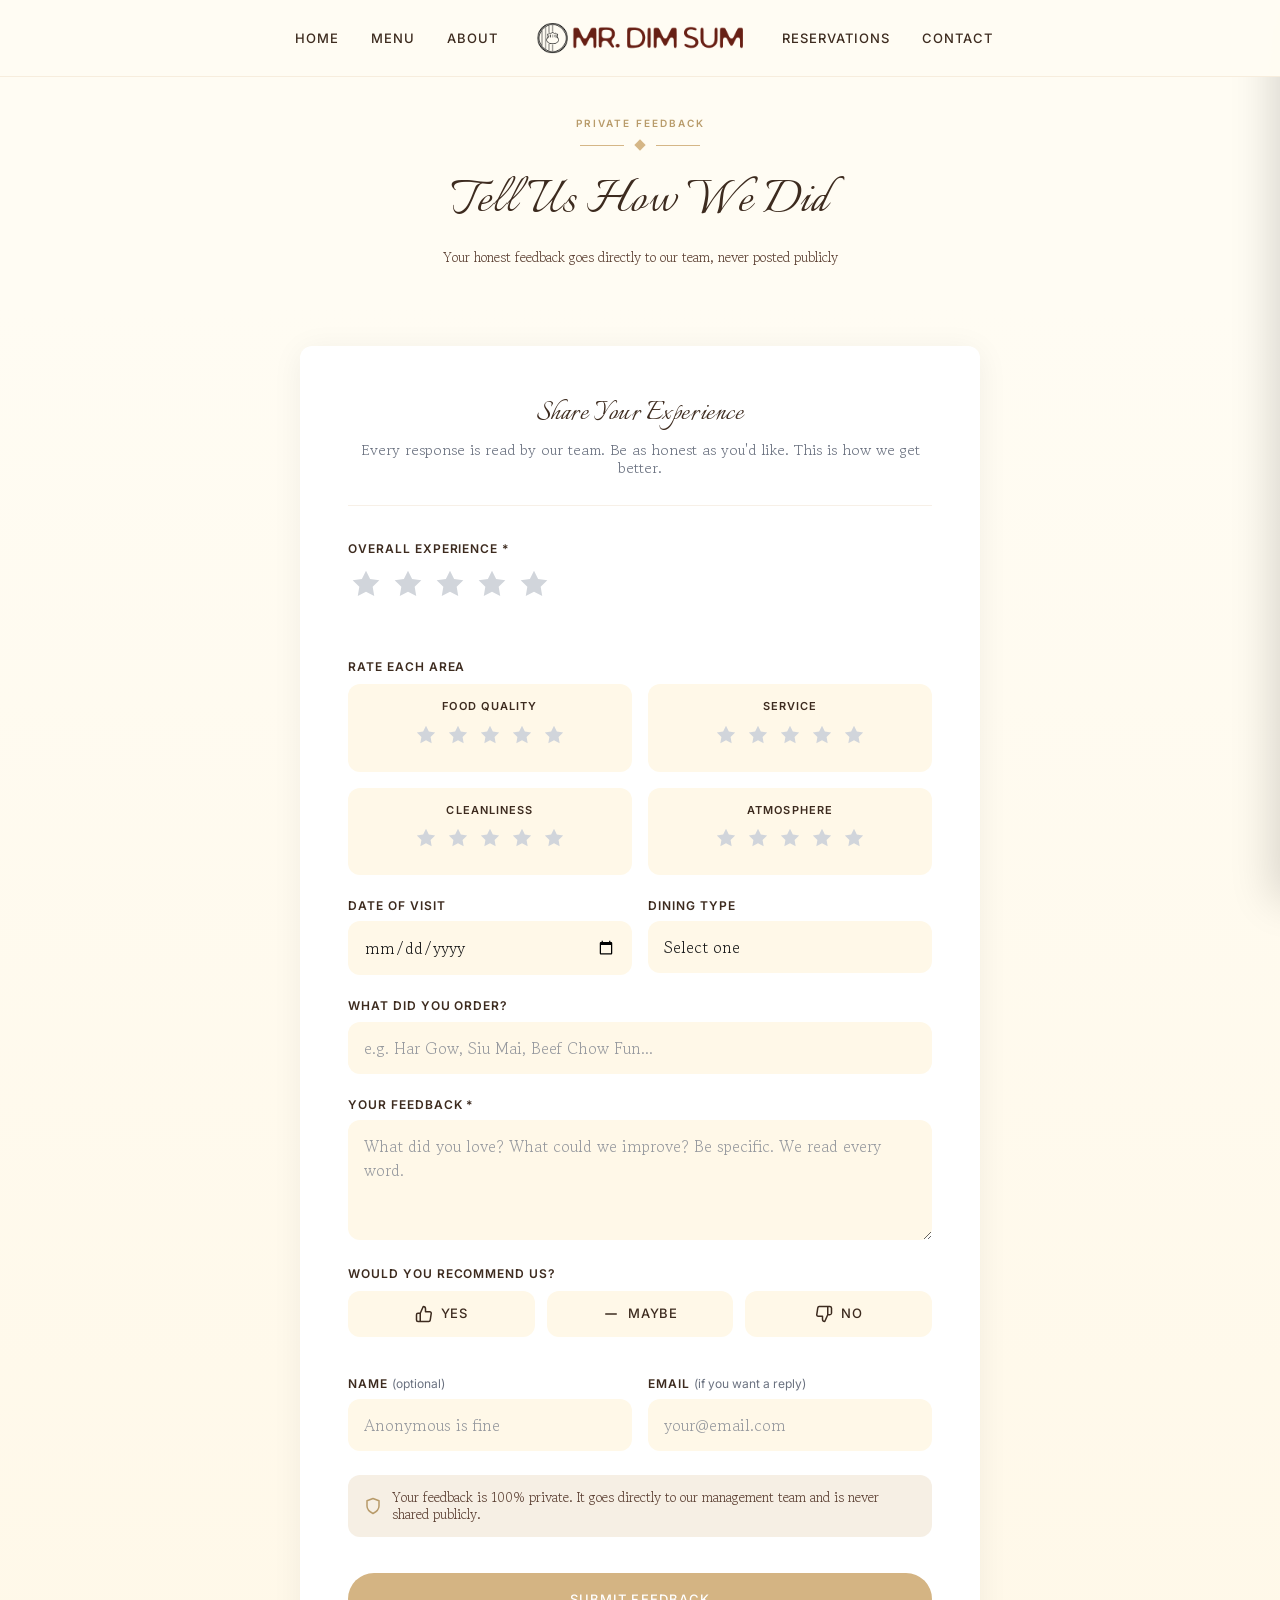
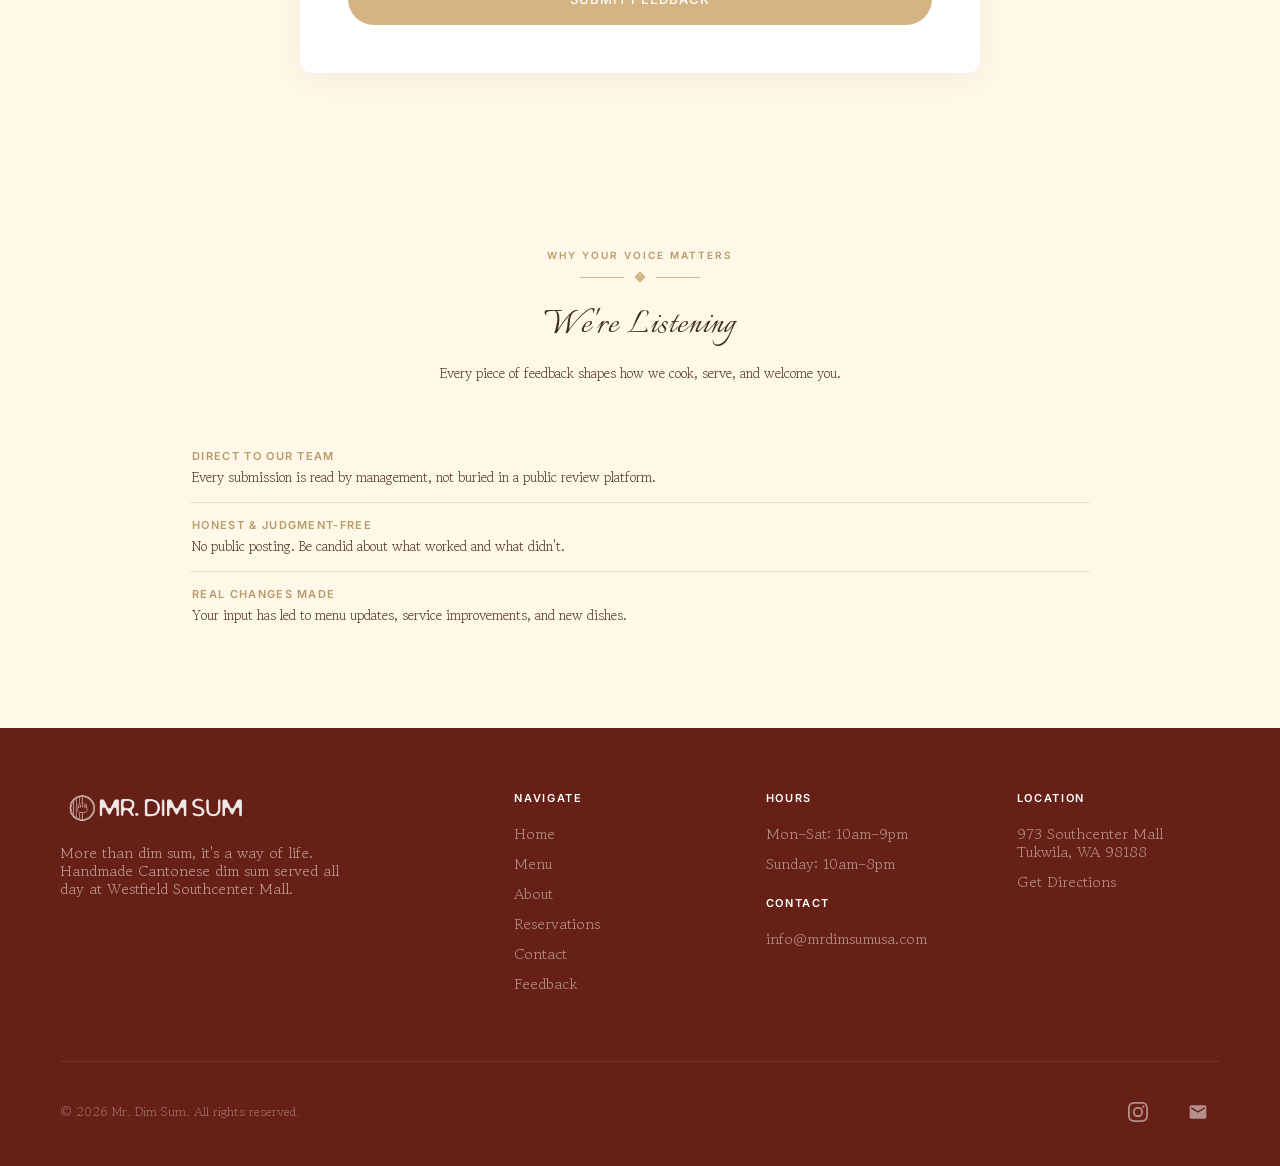
<file: feedback.html>
<!DOCTYPE html>
<html lang="en">
<head>
<meta charset="UTF-8">
<meta name="viewport" content="width=device-width, initial-scale=1.0">
<title>Feedback | Mr. Dim Sum | Tukwila, WA</title>
<meta name="description" content="Share your dining experience at Mr. Dim Sum. Your honest feedback helps us improve, every comment is read by our team.">
<meta property="og:title" content="Feedback | Mr. Dim Sum | Tukwila, WA">
<meta property="og:description" content="Tell us about your visit. Your feedback stays private and goes directly to our team.">
<meta property="og:image" content="pictures/dimsumpshoped.png">
<meta property="og:type" content="website">
<meta name="twitter:card" content="summary_large_image">
<link rel="preconnect" href="https://fonts.googleapis.com">
<link rel="preconnect" href="https://fonts.gstatic.com" crossorigin>
<link href="https://fonts.googleapis.com/css2?family=Italianno&family=Gowun+Batang:wght@400;700&family=Inter:wght@400;500;600&display=swap" rel="stylesheet">
<link rel="stylesheet" href="styles.css">
<style>

/* HERO BANNER */
.hero-banner {
  background: var(--warm-bg);
  padding: 40px 20px;
  text-align: center;
}
.hero-banner .section__label {
  color: var(--gold-dark);
}
.hero-banner .divider__line {
  background: var(--gold);
}
.hero-banner .divider__diamond {
  background: var(--gold);
}
.hero-banner h1 {
  font-family: var(--font-display); font-weight: 400;
  font-size: clamp(2.25rem, 5vw, 3.5rem);
  color: var(--brown);
  line-height: 1.15;
  margin-bottom: 16px;
  letter-spacing: 0.02em;
  animation: fadeUp 1s ease 0.2s both;
}
.hero-banner__sub {
  font-family: var(--font-body);
  font-size: 14px;
  color: var(--brown-light);
  animation: fadeUp 1s ease 0.4s both;
}

/* Gradient from white (under the hero) down into the cream "We're Listening" section */
.feedback-form-section {
  background: linear-gradient(180deg, var(--warm-bg) 0%, var(--warm-bg-alt) 100%);
}

/* FEEDBACK FORM */
.feedback-wrapper {
  max-width: 680px;
  margin: -48px auto 0;
  position: relative;
  z-index: 5;
}

.feedback-card {
  background: var(--white);
  border-radius: 12px;
  padding: 48px;
  box-shadow: 0 4px 32px rgba(0,0,0,0.06);
}

.feedback-card__intro {
  text-align: center;
  margin-bottom: 36px;
  padding-bottom: 28px;
  border-bottom: var(--hairline);
}
.feedback-card__intro h2 {
  font-family: var(--font-display); font-weight: 400;
  font-size: 2rem;
  color: var(--brown);
  margin-bottom: 8px;
  letter-spacing: 0.02em;
}

/* Unified typography — desktop matches the mobile sizes (headers, body, labels) */
body { font-size: 14px; }
.section__title { font-size: 2.5rem; }
.section__desc { font-size: 0.875rem; color: var(--brown-light); }
.section__label { font-size: 10px; }
.feedback-card__intro p {
  font-family: var(--font-body);
  color: var(--gray-500);
  font-size: 0.9375rem;
  line-height: 1.2;
}

.form-group {
  margin-bottom: 24px;
}
.form-group label {
  display: block;
  font-family: var(--font-ui);
  font-size: 0.75rem;
  font-weight: 600;
  text-transform: uppercase;
  letter-spacing: 0.08em;
  color: var(--brown);
  margin-bottom: 8px;
}
.form-group input,
.form-group textarea,
.form-group select {
  width: 100%;
  background: var(--warm-bg-alt);
  border-radius: 12px;
  padding: 14px 16px;
  font-family: var(--font-body);
  font-size: 1rem;
  color: var(--charcoal);
  transition: border-color 0.3s ease, box-shadow 0.3s ease;
  outline: none;
  -webkit-appearance: none;
}
.form-group select {
  background-image: url("data:image/svg+xml,%3Csvg xmlns='http://www.w3.org/2000/svg' width='12' height='8' fill='none'%3E%3Cpath d='M1 1.5l5 5 5-5' stroke='%236B7280' stroke-width='1.5' stroke-linecap='round' stroke-linejoin='round'/%3E%3C/svg%3E");
  background-repeat: no-repeat;
  background-position: right 16px center;
  padding-right: 40px;
  cursor: pointer;
  background: var(--warm-bg-alt);}
.form-group input:focus,
.form-group textarea:focus,
.form-group select:focus {
  border-color: var(--gold);
  box-shadow: 0 0 0 3px rgba(213,182,134,0.15);
}
.form-group input::placeholder,
.form-group textarea::placeholder {
  color: var(--gray-500);
  opacity: 0.7;
}
.form-group textarea {
  resize: vertical;
  min-height: 120px;
  background: var(--warm-bg-alt);}

.form-row {
  display: grid;
  grid-template-columns: 1fr 1fr;
  gap: 16px;
}

/* STAR RATING */
.star-rating {
  display: flex;
  gap: 6px;
  flex-direction: row-reverse;
  justify-content: flex-end;
}
.star-rating input {
  display: none;
}
.star-rating label {
  cursor: pointer;
  font-size: 0;
  padding: 2px;
  transition: transform 0.2s ease;
}
.star-rating label:hover {
  transform: scale(1.15);
}
.star-rating label svg {
  width: 32px;
  height: 32px;
  fill: var(--gray-300);
  transition: fill 0.2s ease;
}
.star-rating input:checked ~ label svg,
.star-rating label:hover svg,
.star-rating label:hover ~ label svg {
  fill: var(--gold);
}
.star-rating-label {
  font-family: var(--font-ui);
  font-size: 0.75rem;
  font-weight: 600;
  text-transform: uppercase;
  letter-spacing: 0.08em;
  color: var(--brown);
  margin-bottom: 10px;
  display: block;
}
.star-rating-hint {
  font-family: var(--font-body);
  font-size: 0.8125rem;
  color: var(--gray-500);
  margin-top: 6px;
  min-height: 20px;
}

/* CATEGORY RATINGS */
.category-ratings {
  display: grid;
  grid-template-columns: 1fr 1fr;
  gap: 16px;
}
.category-rating {
  background: var(--warm-bg-alt);
  border-radius: 12px;
  padding: 16px;
  text-align: center;
  transition: border-color 0.3s ease;
}
.category-rating:hover {
  border-color: var(--gold);
}
.category-rating__name {
  font-family: var(--font-ui);
  font-size: 0.6875rem;
  font-weight: 600;
  text-transform: uppercase;
  letter-spacing: 0.1em;
  color: var(--brown);
  margin-bottom: 8px;
}
.category-rating .star-rating {
  justify-content: center;
}
.category-rating .star-rating label svg {
  width: 22px;
  height: 22px;
}

/* RECOMMEND TOGGLE */
.recommend-options {
  display: flex;
  gap: 12px;
}
.recommend-option {
  flex: 1;
  position: relative;
}
.recommend-option input {
  position: absolute;
  opacity: 0;
  width: 0;
  height: 0;
}
.recommend-option label {
  display: flex;
  align-items: center;
  justify-content: center;
  gap: 8px;
  padding: 14px 20px;
  border-radius: 12px;
  cursor: pointer;
  font-family: var(--font-ui);
  font-size: 0.8125rem;
  font-weight: 500;
  color: var(--brown);
  text-transform: uppercase;
  letter-spacing: 0.06em;
  transition: all 0.3s ease;
  min-height: 44px;
  background: var(--warm-bg-alt);}
.recommend-option label svg {
  width: 18px;
  height: 18px;
  stroke: currentColor;
  fill: none;
  stroke-width: 2;
  stroke-linecap: round;
  stroke-linejoin: round;
}
.recommend-option input:checked + label {
  border-color: var(--gold);
  background: rgba(213,182,134,0.1);
  color: var(--brown);
  box-shadow: 0 0 0 1px var(--gold);
}
.recommend-option input:focus-visible + label {
  outline: 2px solid var(--gold);
  outline-offset: 2px;
}
.recommend-option label:hover {
  border-color: var(--gold);
  background: rgba(213,182,134,0.05);
}

/* ANONYMOUS NOTE */
.anonymous-note {
  display: flex;
  align-items: center;
  gap: 10px;
  padding: 14px 16px;
  background: rgba(213,182,134,0.22);
  border-radius: 12px;
  margin-bottom: 28px;
}
.anonymous-note svg {
  width: 18px;
  height: 18px;
  stroke: var(--gold-dark);
  fill: none;
  stroke-width: 2;
  stroke-linecap: round;
  stroke-linejoin: round;
  flex-shrink: 0;
}
.anonymous-note span {
  font-family: var(--font-body);
  font-size: 0.875rem;
  color: var(--brown-light);
  line-height: 1.2;
}

/* SUBMIT */
.feedback-card .btn {
  width: 100%;
  justify-content: center;
  margin-top: 8px;
}

/* SUCCESS STATE */
.feedback-success {
  display: none;
  text-align: center;
  padding: 60px 20px;
}
.feedback-success.is-visible {
  display: block;
  animation: fadeUp 0.6s ease both;
}
.feedback-success__icon {
  width: 64px;
  height: 64px;
  background: rgba(213,182,134,0.15);
  border-radius: 50%;
  display: flex;
  align-items: center;
  justify-content: center;
  margin: 0 auto 24px;
}
.feedback-success__icon svg {
  width: 28px;
  height: 28px;
  stroke: var(--gold-dark);
  fill: none;
  stroke-width: 2.5;
  stroke-linecap: round;
  stroke-linejoin: round;
}
.feedback-success h3 {
  font-family: var(--font-display); font-weight: 400;
  font-size: 1.75rem;
  color: var(--brown);
  margin-bottom: 12px;
  letter-spacing: 0.02em;
}
.feedback-success p {
  font-family: var(--font-body);
  color: var(--gray-500);
  font-size: 1rem;
  line-height: 1.2;
  max-width: 400px;
  margin: 0 auto;
}

/* WHY SECTION */
.why-feedback {
  display: grid;
  grid-template-columns: 1fr;
  gap: 0;
  max-width: 900px;
  margin: 0 auto;
}
.why-feedback__item {
  text-align: left;
  padding: 16px 2px;
  border-bottom: 1px solid rgba(213,182,134,0.35);
}
.why-feedback__item:last-child { border-bottom: none; }
.why-feedback__title {
  font-family: var(--font-ui);
  font-size: 11px;
  font-weight: 600;
  letter-spacing: 0.12em;
  text-transform: uppercase;
  color: var(--gold-dark);
  margin-bottom: 6px;
}
.why-feedback__desc {
  font-family: var(--font-body);
  font-size: 14px;
  color: var(--brown-light);
  line-height: 1.2;
}


/* RESPONSIVE */
@media (max-width: 768px) {
  /* Typography/hero/why-feedback now unified in the base styles (desktop == mobile) */
  .section { padding: 64px 0; }
  .hero-banner h1 { font-size: 2.5rem; }
  .section__header { margin-bottom: 40px; }
  .feedback-card { padding: 32px 24px; }
  .form-row { grid-template-columns: 1fr; }
  .category-ratings { grid-template-columns: 1fr 1fr; }
  .back-to-top {
    bottom: calc(20px + env(safe-area-inset-bottom, 0px));
    right: 20px;
  }
}

@media (max-width: 480px) {
  .feedback-card { padding: 32px 20px; }
  .category-ratings { grid-template-columns: 1fr; }
  .recommend-options { flex-direction: column; }
}

</style>
</head>

<body>

<!-- NAV -->
<nav class="nav" role="navigation" aria-label="Main navigation">
  <div class="nav__inner">
    <ul class="nav__links-left">
      <li><a href="index.html">Home</a></li>
      <li><a href="menu.html">Menu</a></li>
      <li><a href="about.html">About</a></li>
    </ul>
    <a href="index.html" class="nav__logo" aria-label="Mr. Dim Sum, Home">
      <img src="pictures/mrdimsum-logo.png" alt="Mr. Dim Sum" class="nav__logo-img">
    </a>
    <ul class="nav__links-right">
      <li><a href="reservations.html">Reservations</a></li>
      <li><a href="contact.html">Contact</a></li>
    </ul>
    <button class="nav__hamburger" aria-label="Open menu" aria-expanded="false" onclick="toggleMenu()">
      <div class="nav__hamburger-lines">
        <span></span>
        <span></span>
        <span></span>
      </div>
    </button>
  </div>
</nav>
<div class="nav__mobile-overlay" id="mobileOverlay" onclick="closeMenu()"></div>
<div class="nav__mobile-menu" id="mobileMenu">
  <a href="index.html" onclick="closeMenu()">Home</a>
  <a href="menu.html" onclick="closeMenu()">Menu</a>
  <a href="about.html" onclick="closeMenu()">About</a>
  <a href="reservations.html" onclick="closeMenu()">Reservations</a>
  <a href="contact.html" onclick="closeMenu()">Contact</a>
  <a href="feedback.html" class="is-active" onclick="closeMenu()">Feedback</a>
</div>

<!-- HERO BANNER -->
<section class="hero-banner">
  <p class="section__label" style="animation: fadeUp 1s ease both;">PRIVATE FEEDBACK</p>
  <div class="divider" style="animation: fadeUp 1s ease 0.1s both;"><span class="divider__line"></span><span class="divider__diamond"></span><span class="divider__line"></span></div>
  <h1>Tell Us How We Did</h1>
  <p class="hero-banner__sub">Your honest feedback goes directly to our team, never posted publicly</p>
</section>

<!-- FEEDBACK FORM -->
<section class="section feedback-form-section">
  <div class="container">
    <div class="feedback-wrapper reveal">
      <div class="feedback-card" id="feedbackCard">

        <div class="feedback-card__intro">
          <h2>Share Your Experience</h2>
          <p>Every response is read by our team. Be as honest as you'd like. This is how we get better.</p>
        </div>

        <form id="feedbackForm">
          <!-- Overall Rating -->
          <div class="form-group">
            <span class="star-rating-label">Overall Experience *</span>
            <div class="star-rating" id="overallRating">
              <input type="radio" id="star5" name="overall" value="5" required>
              <label for="star5" aria-label="5 stars, Exceptional">
                <svg viewBox="0 0 24 24"><path d="M12 2l3.09 6.26L22 9.27l-5 4.87 1.18 6.88L12 17.77l-6.18 3.25L7 14.14 2 9.27l6.91-1.01L12 2z"/></svg>
              </label>
              <input type="radio" id="star4" name="overall" value="4">
              <label for="star4" aria-label="4 stars, Great">
                <svg viewBox="0 0 24 24"><path d="M12 2l3.09 6.26L22 9.27l-5 4.87 1.18 6.88L12 17.77l-6.18 3.25L7 14.14 2 9.27l6.91-1.01L12 2z"/></svg>
              </label>
              <input type="radio" id="star3" name="overall" value="3">
              <label for="star3" aria-label="3 stars, Good">
                <svg viewBox="0 0 24 24"><path d="M12 2l3.09 6.26L22 9.27l-5 4.87 1.18 6.88L12 17.77l-6.18 3.25L7 14.14 2 9.27l6.91-1.01L12 2z"/></svg>
              </label>
              <input type="radio" id="star2" name="overall" value="2">
              <label for="star2" aria-label="2 stars, Fair">
                <svg viewBox="0 0 24 24"><path d="M12 2l3.09 6.26L22 9.27l-5 4.87 1.18 6.88L12 17.77l-6.18 3.25L7 14.14 2 9.27l6.91-1.01L12 2z"/></svg>
              </label>
              <input type="radio" id="star1" name="overall" value="1">
              <label for="star1" aria-label="1 star, Poor">
                <svg viewBox="0 0 24 24"><path d="M12 2l3.09 6.26L22 9.27l-5 4.87 1.18 6.88L12 17.77l-6.18 3.25L7 14.14 2 9.27l6.91-1.01L12 2z"/></svg>
              </label>
            </div>
            <div class="star-rating-hint" id="ratingHint"></div>
          </div>

          <!-- Category Ratings -->
          <div class="form-group">
            <span class="star-rating-label">Rate Each Area</span>
            <div class="category-ratings">
              <div class="category-rating">
                <div class="category-rating__name">Food Quality</div>
                <div class="star-rating" id="foodRating">
                  <input type="radio" id="food5" name="food" value="5"><label for="food5" aria-label="Food 5 stars"><svg viewBox="0 0 24 24"><path d="M12 2l3.09 6.26L22 9.27l-5 4.87 1.18 6.88L12 17.77l-6.18 3.25L7 14.14 2 9.27l6.91-1.01L12 2z"/></svg></label>
                  <input type="radio" id="food4" name="food" value="4"><label for="food4" aria-label="Food 4 stars"><svg viewBox="0 0 24 24"><path d="M12 2l3.09 6.26L22 9.27l-5 4.87 1.18 6.88L12 17.77l-6.18 3.25L7 14.14 2 9.27l6.91-1.01L12 2z"/></svg></label>
                  <input type="radio" id="food3" name="food" value="3"><label for="food3" aria-label="Food 3 stars"><svg viewBox="0 0 24 24"><path d="M12 2l3.09 6.26L22 9.27l-5 4.87 1.18 6.88L12 17.77l-6.18 3.25L7 14.14 2 9.27l6.91-1.01L12 2z"/></svg></label>
                  <input type="radio" id="food2" name="food" value="2"><label for="food2" aria-label="Food 2 stars"><svg viewBox="0 0 24 24"><path d="M12 2l3.09 6.26L22 9.27l-5 4.87 1.18 6.88L12 17.77l-6.18 3.25L7 14.14 2 9.27l6.91-1.01L12 2z"/></svg></label>
                  <input type="radio" id="food1" name="food" value="1"><label for="food1" aria-label="Food 1 star"><svg viewBox="0 0 24 24"><path d="M12 2l3.09 6.26L22 9.27l-5 4.87 1.18 6.88L12 17.77l-6.18 3.25L7 14.14 2 9.27l6.91-1.01L12 2z"/></svg></label>
                </div>
              </div>
              <div class="category-rating">
                <div class="category-rating__name">Service</div>
                <div class="star-rating" id="serviceRating">
                  <input type="radio" id="svc5" name="service" value="5"><label for="svc5" aria-label="Service 5 stars"><svg viewBox="0 0 24 24"><path d="M12 2l3.09 6.26L22 9.27l-5 4.87 1.18 6.88L12 17.77l-6.18 3.25L7 14.14 2 9.27l6.91-1.01L12 2z"/></svg></label>
                  <input type="radio" id="svc4" name="service" value="4"><label for="svc4" aria-label="Service 4 stars"><svg viewBox="0 0 24 24"><path d="M12 2l3.09 6.26L22 9.27l-5 4.87 1.18 6.88L12 17.77l-6.18 3.25L7 14.14 2 9.27l6.91-1.01L12 2z"/></svg></label>
                  <input type="radio" id="svc3" name="service" value="3"><label for="svc3" aria-label="Service 3 stars"><svg viewBox="0 0 24 24"><path d="M12 2l3.09 6.26L22 9.27l-5 4.87 1.18 6.88L12 17.77l-6.18 3.25L7 14.14 2 9.27l6.91-1.01L12 2z"/></svg></label>
                  <input type="radio" id="svc2" name="service" value="2"><label for="svc2" aria-label="Service 2 stars"><svg viewBox="0 0 24 24"><path d="M12 2l3.09 6.26L22 9.27l-5 4.87 1.18 6.88L12 17.77l-6.18 3.25L7 14.14 2 9.27l6.91-1.01L12 2z"/></svg></label>
                  <input type="radio" id="svc1" name="service" value="1"><label for="svc1" aria-label="Service 1 star"><svg viewBox="0 0 24 24"><path d="M12 2l3.09 6.26L22 9.27l-5 4.87 1.18 6.88L12 17.77l-6.18 3.25L7 14.14 2 9.27l6.91-1.01L12 2z"/></svg></label>
                </div>
              </div>
              <div class="category-rating">
                <div class="category-rating__name">Cleanliness</div>
                <div class="star-rating" id="cleanRating">
                  <input type="radio" id="cln5" name="cleanliness" value="5"><label for="cln5" aria-label="Cleanliness 5 stars"><svg viewBox="0 0 24 24"><path d="M12 2l3.09 6.26L22 9.27l-5 4.87 1.18 6.88L12 17.77l-6.18 3.25L7 14.14 2 9.27l6.91-1.01L12 2z"/></svg></label>
                  <input type="radio" id="cln4" name="cleanliness" value="4"><label for="cln4" aria-label="Cleanliness 4 stars"><svg viewBox="0 0 24 24"><path d="M12 2l3.09 6.26L22 9.27l-5 4.87 1.18 6.88L12 17.77l-6.18 3.25L7 14.14 2 9.27l6.91-1.01L12 2z"/></svg></label>
                  <input type="radio" id="cln3" name="cleanliness" value="3"><label for="cln3" aria-label="Cleanliness 3 stars"><svg viewBox="0 0 24 24"><path d="M12 2l3.09 6.26L22 9.27l-5 4.87 1.18 6.88L12 17.77l-6.18 3.25L7 14.14 2 9.27l6.91-1.01L12 2z"/></svg></label>
                  <input type="radio" id="cln2" name="cleanliness" value="2"><label for="cln2" aria-label="Cleanliness 2 stars"><svg viewBox="0 0 24 24"><path d="M12 2l3.09 6.26L22 9.27l-5 4.87 1.18 6.88L12 17.77l-6.18 3.25L7 14.14 2 9.27l6.91-1.01L12 2z"/></svg></label>
                  <input type="radio" id="cln1" name="cleanliness" value="1"><label for="cln1" aria-label="Cleanliness 1 star"><svg viewBox="0 0 24 24"><path d="M12 2l3.09 6.26L22 9.27l-5 4.87 1.18 6.88L12 17.77l-6.18 3.25L7 14.14 2 9.27l6.91-1.01L12 2z"/></svg></label>
                </div>
              </div>
              <div class="category-rating">
                <div class="category-rating__name">Atmosphere</div>
                <div class="star-rating" id="ambianceRating">
                  <input type="radio" id="amb5" name="ambiance" value="5"><label for="amb5" aria-label="Atmosphere 5 stars"><svg viewBox="0 0 24 24"><path d="M12 2l3.09 6.26L22 9.27l-5 4.87 1.18 6.88L12 17.77l-6.18 3.25L7 14.14 2 9.27l6.91-1.01L12 2z"/></svg></label>
                  <input type="radio" id="amb4" name="ambiance" value="4"><label for="amb4" aria-label="Atmosphere 4 stars"><svg viewBox="0 0 24 24"><path d="M12 2l3.09 6.26L22 9.27l-5 4.87 1.18 6.88L12 17.77l-6.18 3.25L7 14.14 2 9.27l6.91-1.01L12 2z"/></svg></label>
                  <input type="radio" id="amb3" name="ambiance" value="3"><label for="amb3" aria-label="Atmosphere 3 stars"><svg viewBox="0 0 24 24"><path d="M12 2l3.09 6.26L22 9.27l-5 4.87 1.18 6.88L12 17.77l-6.18 3.25L7 14.14 2 9.27l6.91-1.01L12 2z"/></svg></label>
                  <input type="radio" id="amb2" name="ambiance" value="2"><label for="amb2" aria-label="Atmosphere 2 stars"><svg viewBox="0 0 24 24"><path d="M12 2l3.09 6.26L22 9.27l-5 4.87 1.18 6.88L12 17.77l-6.18 3.25L7 14.14 2 9.27l6.91-1.01L12 2z"/></svg></label>
                  <input type="radio" id="amb1" name="ambiance" value="1"><label for="amb1" aria-label="Atmosphere 1 star"><svg viewBox="0 0 24 24"><path d="M12 2l3.09 6.26L22 9.27l-5 4.87 1.18 6.88L12 17.77l-6.18 3.25L7 14.14 2 9.27l6.91-1.01L12 2z"/></svg></label>
                </div>
              </div>
            </div>
          </div>

          <!-- Visit Details -->
          <div class="form-row">
            <div class="form-group">
              <label for="visitDate">Date of Visit</label>
              <input type="date" id="visitDate" name="visit_date">
            </div>
            <div class="form-group">
              <label for="diningType">Dining Type</label>
              <select id="diningType" name="dining_type">
                <option value="" disabled selected>Select one</option>
                <option value="dine-in">Dine In</option>
                <option value="takeout">Takeout</option>
              </select>
            </div>
          </div>

          <!-- What did you order -->
          <div class="form-group">
            <label for="ordered">What Did You Order?</label>
            <input type="text" id="ordered" name="ordered" placeholder="e.g. Har Gow, Siu Mai, Beef Chow Fun...">
          </div>

          <!-- Detailed Feedback -->
          <div class="form-group">
            <label for="feedbackText">Your Feedback *</label>
            <textarea id="feedbackText" name="feedback" required placeholder="What did you love? What could we improve? Be specific. We read every word."></textarea>
          </div>

          <!-- Would you recommend -->
          <div class="form-group">
            <span class="star-rating-label">Would You Recommend Us?</span>
            <div class="recommend-options">
              <div class="recommend-option">
                <input type="radio" id="recYes" name="recommend" value="yes">
                <label for="recYes">
                  <svg viewBox="0 0 24 24"><path d="M14 9V5a3 3 0 0 0-3-3l-4 9v11h11.28a2 2 0 0 0 2-1.7l1.38-9a2 2 0 0 0-2-2.3H14zM7 22H4a2 2 0 0 1-2-2v-7a2 2 0 0 1 2-2h3"/></svg>
                  Yes
                </label>
              </div>
              <div class="recommend-option">
                <input type="radio" id="recMaybe" name="recommend" value="maybe">
                <label for="recMaybe">
                  <svg viewBox="0 0 24 24"><path d="M5 12h14"/></svg>
                  Maybe
                </label>
              </div>
              <div class="recommend-option">
                <input type="radio" id="recNo" name="recommend" value="no">
                <label for="recNo">
                  <svg viewBox="0 0 24 24"><path d="M10 15V19a3 3 0 0 0 3 3l4-9V2H5.72a2 2 0 0 0-2 1.7l-1.38 9a2 2 0 0 0 2 2.3H10zM17 2h2.67A2.31 2.31 0 0 1 22 4v7a2.31 2.31 0 0 1-2.33 2H17"/></svg>
                  No
                </label>
              </div>
            </div>
          </div>

          <!-- Name & Email (optional) -->
          <div class="form-row" style="margin-top:32px;">
            <div class="form-group">
              <label for="feedbackName">Name <span style="font-weight:400;text-transform:none;letter-spacing:0;color:var(--gray-500);">(optional)</span></label>
              <input type="text" id="feedbackName" name="name" placeholder="Anonymous is fine">
            </div>
            <div class="form-group">
              <label for="feedbackEmail">Email <span style="font-weight:400;text-transform:none;letter-spacing:0;color:var(--gray-500);">(if you want a reply)</span></label>
              <input type="email" id="feedbackEmail" name="email" placeholder="your@email.com">
            </div>
          </div>

          <div class="anonymous-note">
            <svg viewBox="0 0 24 24"><path d="M12 22s8-4 8-10V5l-8-3-8 3v7c0 6 8 10 8 10z"/></svg>
            <span>Your feedback is 100% private. It goes directly to our management team and is never shared publicly.</span>
          </div>

          <button type="submit" class="btn btn--gold" id="submitBtn">Submit Feedback</button>
        </form>

        <!-- Success Message -->
        <div class="feedback-success" id="feedbackSuccess">
          <div class="feedback-success__icon">
            <svg viewBox="0 0 24 24"><polyline points="20 6 9 17 4 12"/></svg>
          </div>
          <h3>Thank You</h3>
          <p>Your feedback has been sent to our team. We appreciate you taking the time to help us improve.</p>
          <button class="btn btn--gold" style="margin-top:32px;" onclick="resetForm()">Submit Another</button>
        </div>

      </div>
    </div>
  </div>
</section>

<!-- WHY FEEDBACK -->
<section class="section section--alt">
  <div class="container">
    <div class="section__header reveal">
      <p class="section__label">WHY YOUR VOICE MATTERS</p>
      <div class="divider"><span class="divider__line"></span><span class="divider__diamond"></span><span class="divider__line"></span></div>
      <h2 class="section__title">We're Listening</h2>
      <p class="section__desc">Every piece of feedback shapes how we cook, serve, and welcome you.</p>
    </div>
    <div class="why-feedback">
      <div class="why-feedback__item reveal reveal-delay-1">
        <h3 class="why-feedback__title">Direct to Our Team</h3>
        <p class="why-feedback__desc">Every submission is read by management, not buried in a public review platform.</p>
      </div>
      <div class="why-feedback__item reveal reveal-delay-2">
        <h3 class="why-feedback__title">Honest & Judgment-Free</h3>
        <p class="why-feedback__desc">No public posting. Be candid about what worked and what didn't.</p>
      </div>
      <div class="why-feedback__item reveal reveal-delay-3">
        <h3 class="why-feedback__title">Real Changes Made</h3>
        <p class="why-feedback__desc">Your input has led to menu updates, service improvements, and new dishes.</p>
      </div>
    </div>
  </div>
</section>

<!-- FOOTER -->
<footer class="footer">
  <div class="container">
    <div class="footer__grid">
      <div class="footer__brand">
        <img src="pictures/mrdimsum-logo.png" alt="Mr. Dim Sum" class="footer__brand-logo">
        <p>More than dim sum, it's a way of life. Handmade Cantonese dim sum served all day at Westfield Southcenter Mall.</p>
      </div>
      <div>
        <h4>Navigate</h4>
        <ul>
          <li><a href="index.html">Home</a></li>
          <li><a href="menu.html">Menu</a></li>
          <li><a href="about.html">About</a></li>
          <li><a href="reservations.html">Reservations</a></li>
          <li><a href="contact.html">Contact</a></li>
          <li><a href="feedback.html">Feedback</a></li>
        </ul>
      </div>
      <div>
        <h4>Hours</h4>
        <ul>
          <li><a href="contact.html">Mon&ndash;Sat: 10am&ndash;9pm</a></li>
          <li><a href="contact.html">Sunday: 10am&ndash;8pm</a></li>
        </ul>
        <h4 style="margin-top:24px;">Contact</h4>
        <ul>
          <li><a href="mailto:info@mrdimsumusa.com">info@mrdimsumusa.com</a></li>
        </ul>
      </div>
      <div>
        <h4>Location</h4>
        <address>
          973 Southcenter Mall<br>
          Tukwila, WA 98188
        </address>
        <p style="margin-top:12px;font-size:0.875rem"><a href="https://maps.google.com/?q=973+Southcenter+Mall+Tukwila+WA+98188" target="_blank" rel="noopener">Get Directions</a></p>
      </div>
    </div>
    <div class="footer__bottom">
      <span>&copy; 2026 Mr. Dim Sum. All rights reserved.</span>
      <div class="footer__socials">
        <a href="https://instagram.com/mrdimsumusa" target="_blank" rel="noopener" aria-label="Follow Mr. Dim Sum on Instagram">
          <svg viewBox="0 0 24 24"><path d="M12 2.163c3.204 0 3.584.012 4.85.07 3.252.148 4.771 1.691 4.919 4.919.058 1.265.069 1.645.069 4.849 0 3.205-.012 3.584-.069 4.849-.149 3.225-1.664 4.771-4.919 4.919-1.266.058-1.644.07-4.85.07-3.204 0-3.584-.012-4.849-.07-3.26-.149-4.771-1.699-4.919-4.92-.058-1.265-.07-1.644-.07-4.849 0-3.204.013-3.583.07-4.849.149-3.227 1.664-4.771 4.919-4.919 1.266-.057 1.645-.069 4.849-.069zM12 0C8.741 0 8.333.014 7.053.072 2.695.272.273 2.69.073 7.052.014 8.333 0 8.741 0 12c0 3.259.014 3.668.072 4.948.2 4.358 2.618 6.78 6.98 6.98C8.333 23.986 8.741 24 12 24c3.259 0 3.668-.014 4.948-.072 4.354-.2 6.782-2.618 6.979-6.98.059-1.28.073-1.689.073-4.948 0-3.259-.014-3.667-.072-4.947-.196-4.354-2.617-6.78-6.979-6.98C15.668.014 15.259 0 12 0zm0 5.838a6.162 6.162 0 100 12.324 6.162 6.162 0 000-12.324zM12 16a4 4 0 110-8 4 4 0 010 8zm6.406-11.845a1.44 1.44 0 100 2.881 1.44 1.44 0 000-2.881z"/></svg>
        </a>
        <a href="mailto:info@mrdimsumusa.com" aria-label="Email Mr. Dim Sum">
          <svg viewBox="0 0 24 24"><path d="M20 4H4c-1.1 0-2 .9-2 2v12c0 1.1.9 2 2 2h16c1.1 0 2-.9 2-2V6c0-1.1-.9-2-2-2zm0 4l-8 5-8-5V6l8 5 8-5v2z"/></svg>
        </a>
      </div>
    </div>
  </div>
</footer>

<!-- BACK TO TOP -->
<button class="back-to-top" id="backToTop" aria-label="Back to top" onclick="window.scrollTo({top:0,behavior:'smooth'})">
  <svg viewBox="0 0 24 24"><polyline points="18 15 12 9 6 15"/></svg>
</button>

<script>
// Mobile menu
function toggleMenu() {
  const menu = document.getElementById('mobileMenu');
  const overlay = document.getElementById('mobileOverlay');
  const btn = document.querySelector('.nav__hamburger');
  const isOpen = menu.classList.contains('is-open');
  if (isOpen) {
    closeMenu();
  } else {
    menu.classList.add('is-open');
    overlay.classList.add('is-open');
    btn.classList.add('is-active');
    btn.setAttribute('aria-expanded', 'true');
    btn.setAttribute('aria-label', 'Close menu');
    document.body.style.overflow = 'hidden';
  }
}

function closeMenu() {
  const menu = document.getElementById('mobileMenu');
  const overlay = document.getElementById('mobileOverlay');
  const btn = document.querySelector('.nav__hamburger');
  menu.classList.remove('is-open');
  overlay.classList.remove('is-open');
  btn.classList.remove('is-active');
  btn.setAttribute('aria-expanded', 'false');
  btn.setAttribute('aria-label', 'Open menu');
  document.body.style.overflow = '';
}

document.addEventListener('keydown', function(e) {
  if (e.key === 'Escape') closeMenu();
});

// Star rating hints
const ratingHints = {
  1: 'Poor, we need to do better',
  2: 'Fair, room for improvement',
  3: 'Good, a solid experience',
  4: 'Great, above expectations',
  5: 'Exceptional, we nailed it'
};

document.querySelectorAll('#overallRating input').forEach(input => {
  input.addEventListener('change', function() {
    document.getElementById('ratingHint').textContent = ratingHints[this.value] || '';
  });
});

// Form submission
document.getElementById('feedbackForm').addEventListener('submit', function(e) {
  e.preventDefault();

  // Collect form data
  const formData = new FormData(this);
  const data = {};
  for (const [key, value] of formData.entries()) {
    data[key] = value;
  }

  // Build email body
  const lines = [];
  lines.push('=== MR. DIM SUM | CUSTOMER FEEDBACK ===');
  lines.push('');
  if (data.overall) lines.push('Overall Rating: ' + '★'.repeat(data.overall) + '☆'.repeat(5 - data.overall) + ' (' + data.overall + '/5)');
  if (data.food) lines.push('Food Quality: ' + '★'.repeat(data.food) + '☆'.repeat(5 - data.food));
  if (data.service) lines.push('Service: ' + '★'.repeat(data.service) + '☆'.repeat(5 - data.service));
  if (data.cleanliness) lines.push('Cleanliness: ' + '★'.repeat(data.cleanliness) + '☆'.repeat(5 - data.cleanliness));
  if (data.ambiance) lines.push('Atmosphere: ' + '★'.repeat(data.ambiance) + '☆'.repeat(5 - data.ambiance));
  lines.push('');
  if (data.visit_date) lines.push('Visit Date: ' + data.visit_date);
  if (data.dining_type) lines.push('Dining Type: ' + data.dining_type);
  if (data.ordered) lines.push('Ordered: ' + data.ordered);
  if (data.recommend) lines.push('Would Recommend: ' + data.recommend);
  lines.push('');
  lines.push('--- FEEDBACK ---');
  lines.push(data.feedback || '');
  lines.push('');
  if (data.name) lines.push('Name: ' + data.name);
  if (data.email) lines.push('Email: ' + data.email);
  lines.push('');
  lines.push('Submitted: ' + new Date().toLocaleString());

  const subject = 'Customer Feedback' + (data.overall ? ' (' + data.overall + '/5 stars)' : '');
  const body = encodeURIComponent(lines.join('\n'));

  // Open mailto
  window.location.href = 'mailto:info@mrdimsumusa.com?subject=' + encodeURIComponent(subject) + '&body=' + body;

  // Show success
  setTimeout(function() {
    document.getElementById('feedbackForm').style.display = 'none';
    document.querySelector('.feedback-card__intro').style.display = 'none';
    document.getElementById('feedbackSuccess').classList.add('is-visible');
  }, 500);
});

function resetForm() {
  document.getElementById('feedbackForm').reset();
  document.getElementById('feedbackForm').style.display = '';
  document.querySelector('.feedback-card__intro').style.display = '';
  document.getElementById('feedbackSuccess').classList.remove('is-visible');
  document.getElementById('ratingHint').textContent = '';
}

// Scroll-triggered reveal animations
const revealEls = document.querySelectorAll('.reveal, .reveal-left, .reveal-right');

if ('IntersectionObserver' in window) {
  const observer = new IntersectionObserver((entries) => {
    entries.forEach(entry => {
      if (entry.isIntersecting) {
        entry.target.classList.add('is-visible');
        observer.unobserve(entry.target);
      }
    });
  }, { threshold: 0, rootMargin: '0px 0px 80px 0px' });
  revealEls.forEach(el => observer.observe(el));
} else {
  revealEls.forEach(el => el.classList.add('is-visible'));
}

function revealFallback() {
  revealEls.forEach(el => {
    if (!el.classList.contains('is-visible')) {
      const rect = el.getBoundingClientRect();
      if (rect.top < window.innerHeight + 80) el.classList.add('is-visible');
    }
  });
}
window.addEventListener('scroll', revealFallback, { passive: true });
revealFallback();

// Back to top button
const backToTopBtn = document.getElementById('backToTop');
let ticking = false;
window.addEventListener('scroll', function() {
  if (!ticking) {
    window.requestAnimationFrame(function() {
      backToTopBtn.classList.toggle('is-visible', window.scrollY > 500);
      ticking = false;
    });
    ticking = true;
  }
}, { passive: true });
</script>

</body>
</html>
</file>
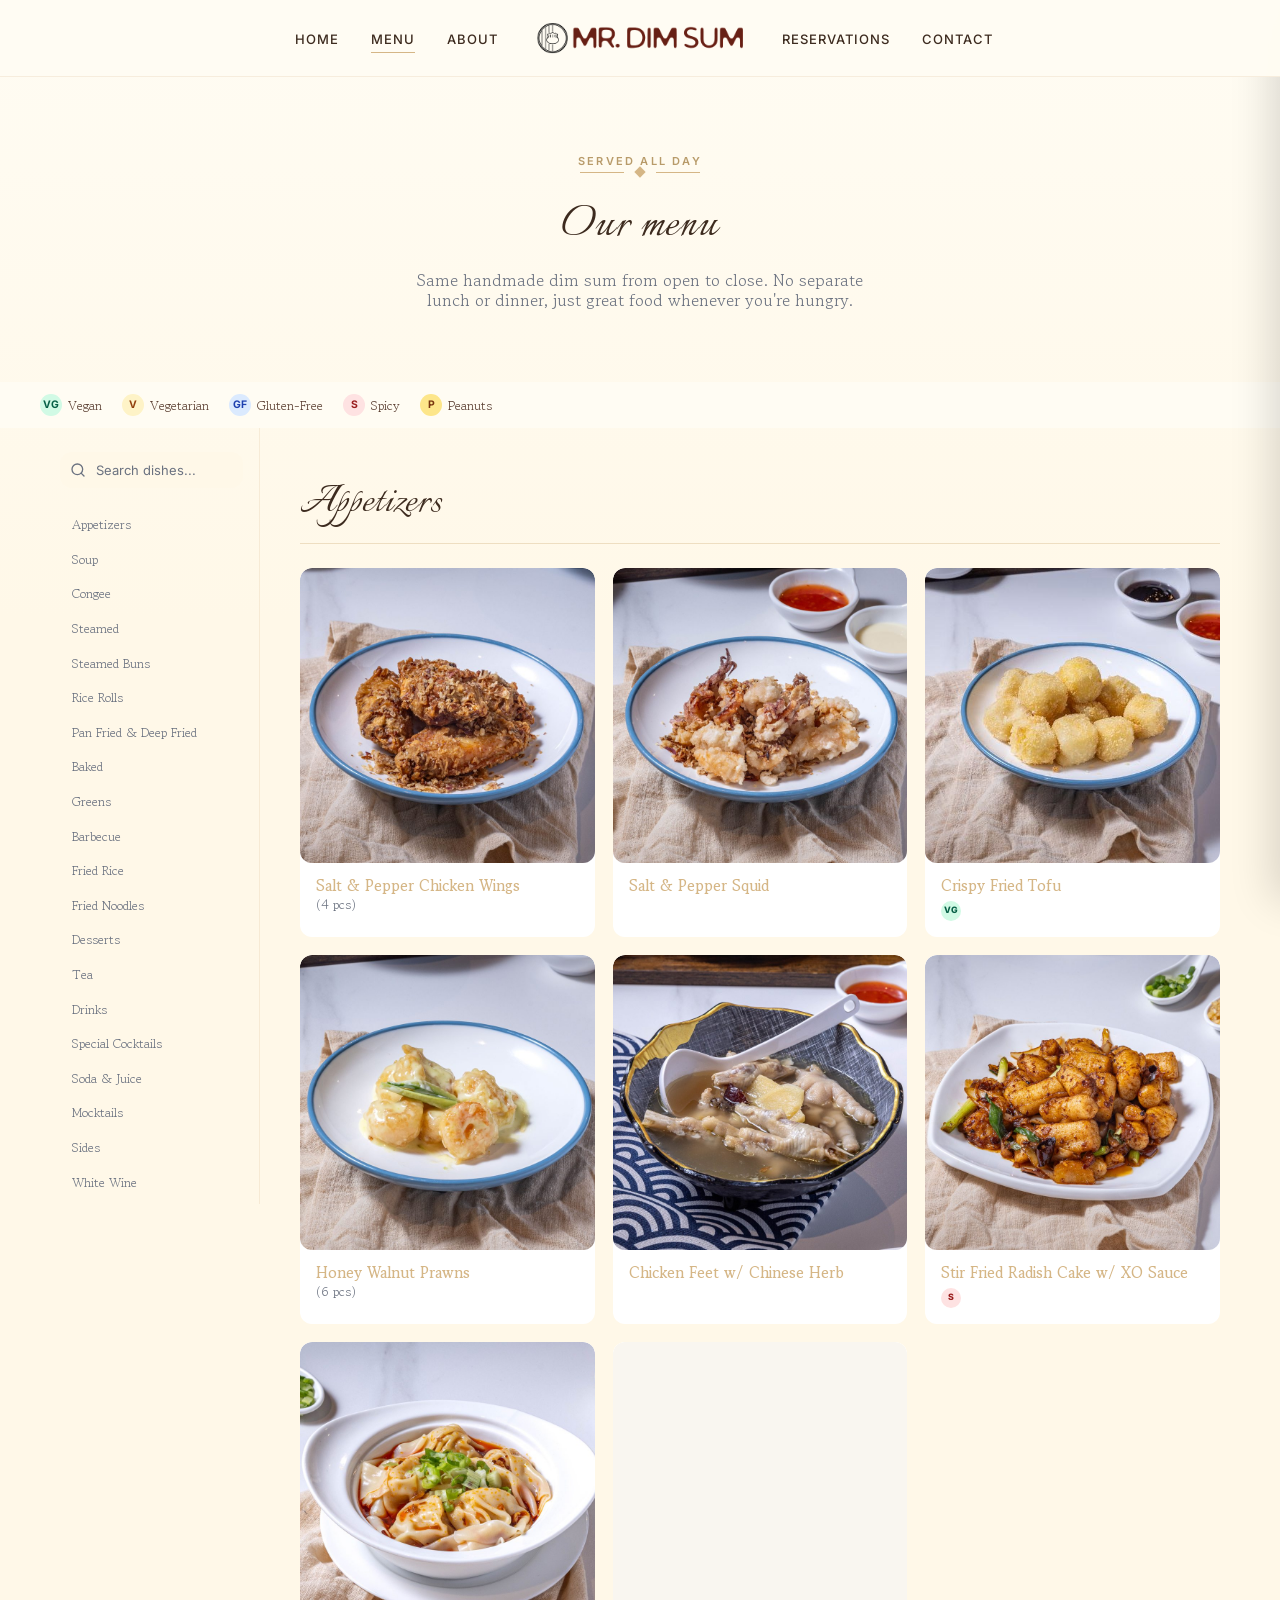
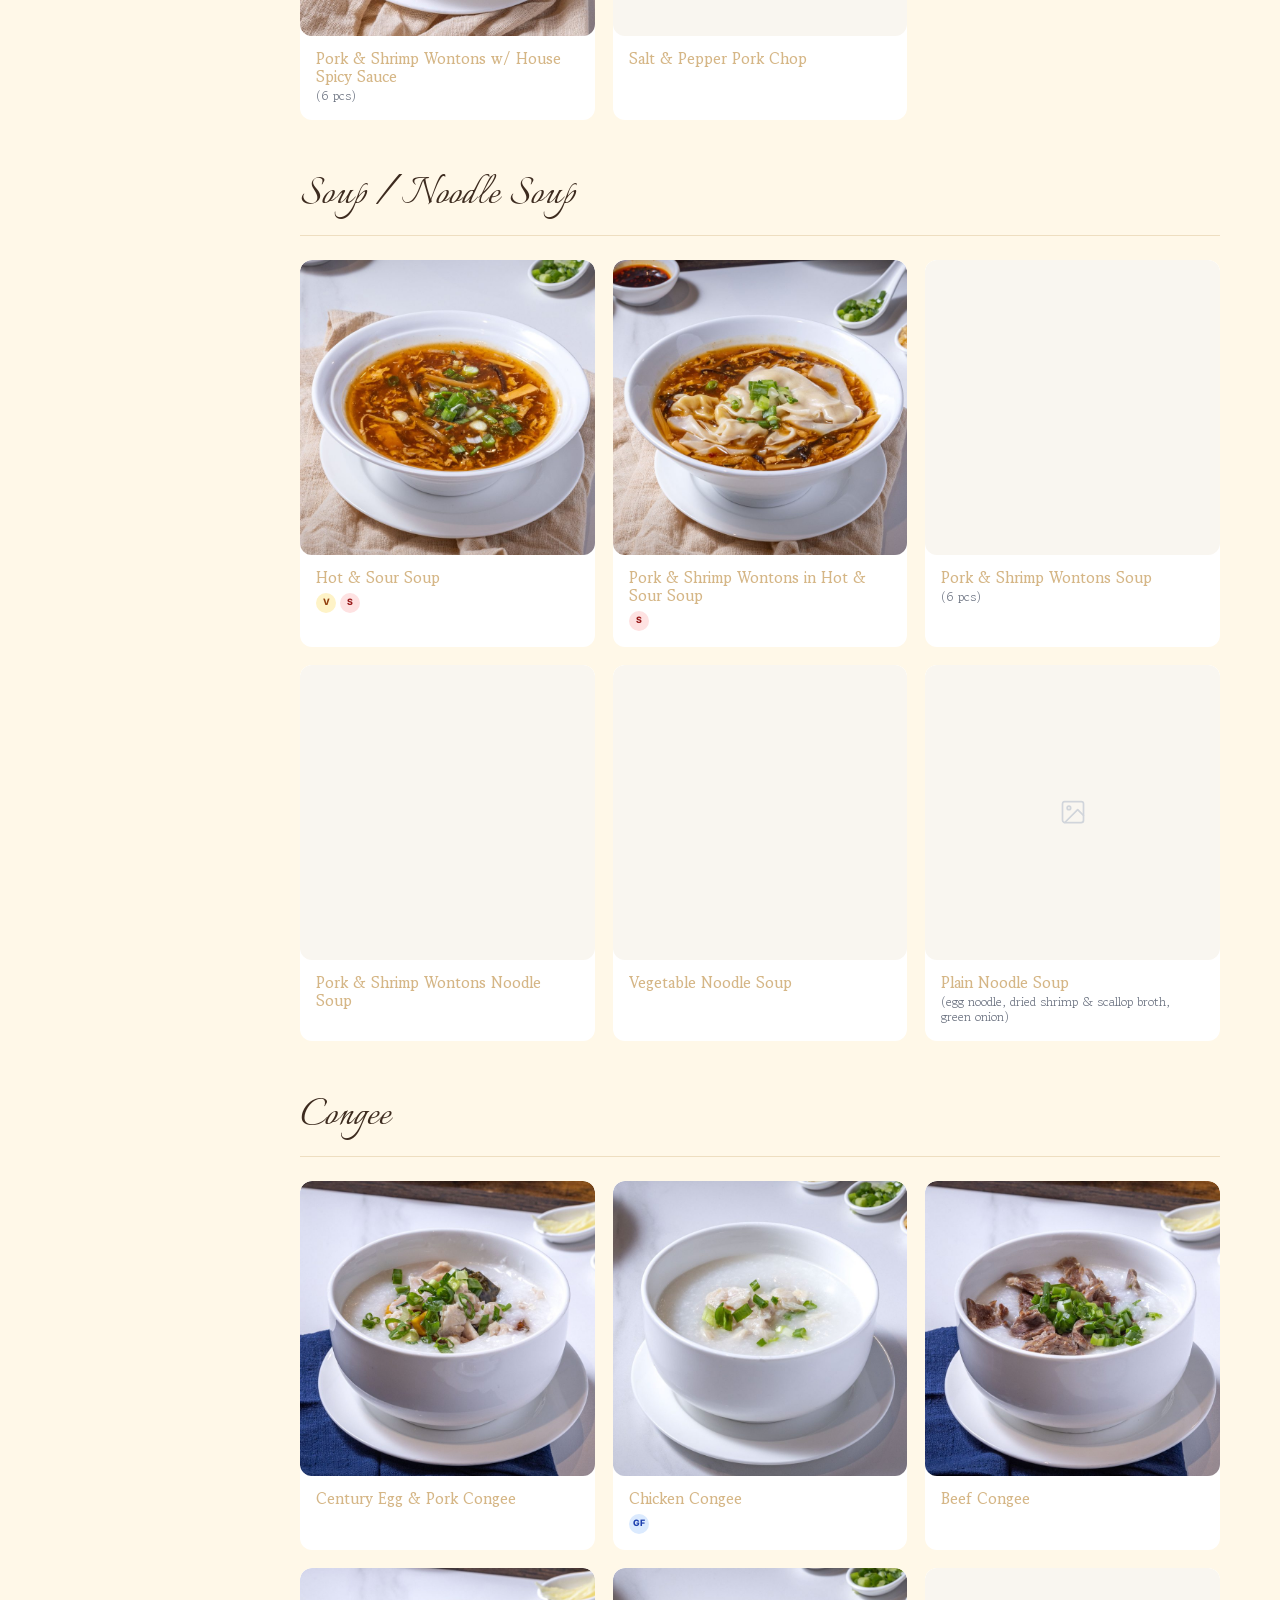
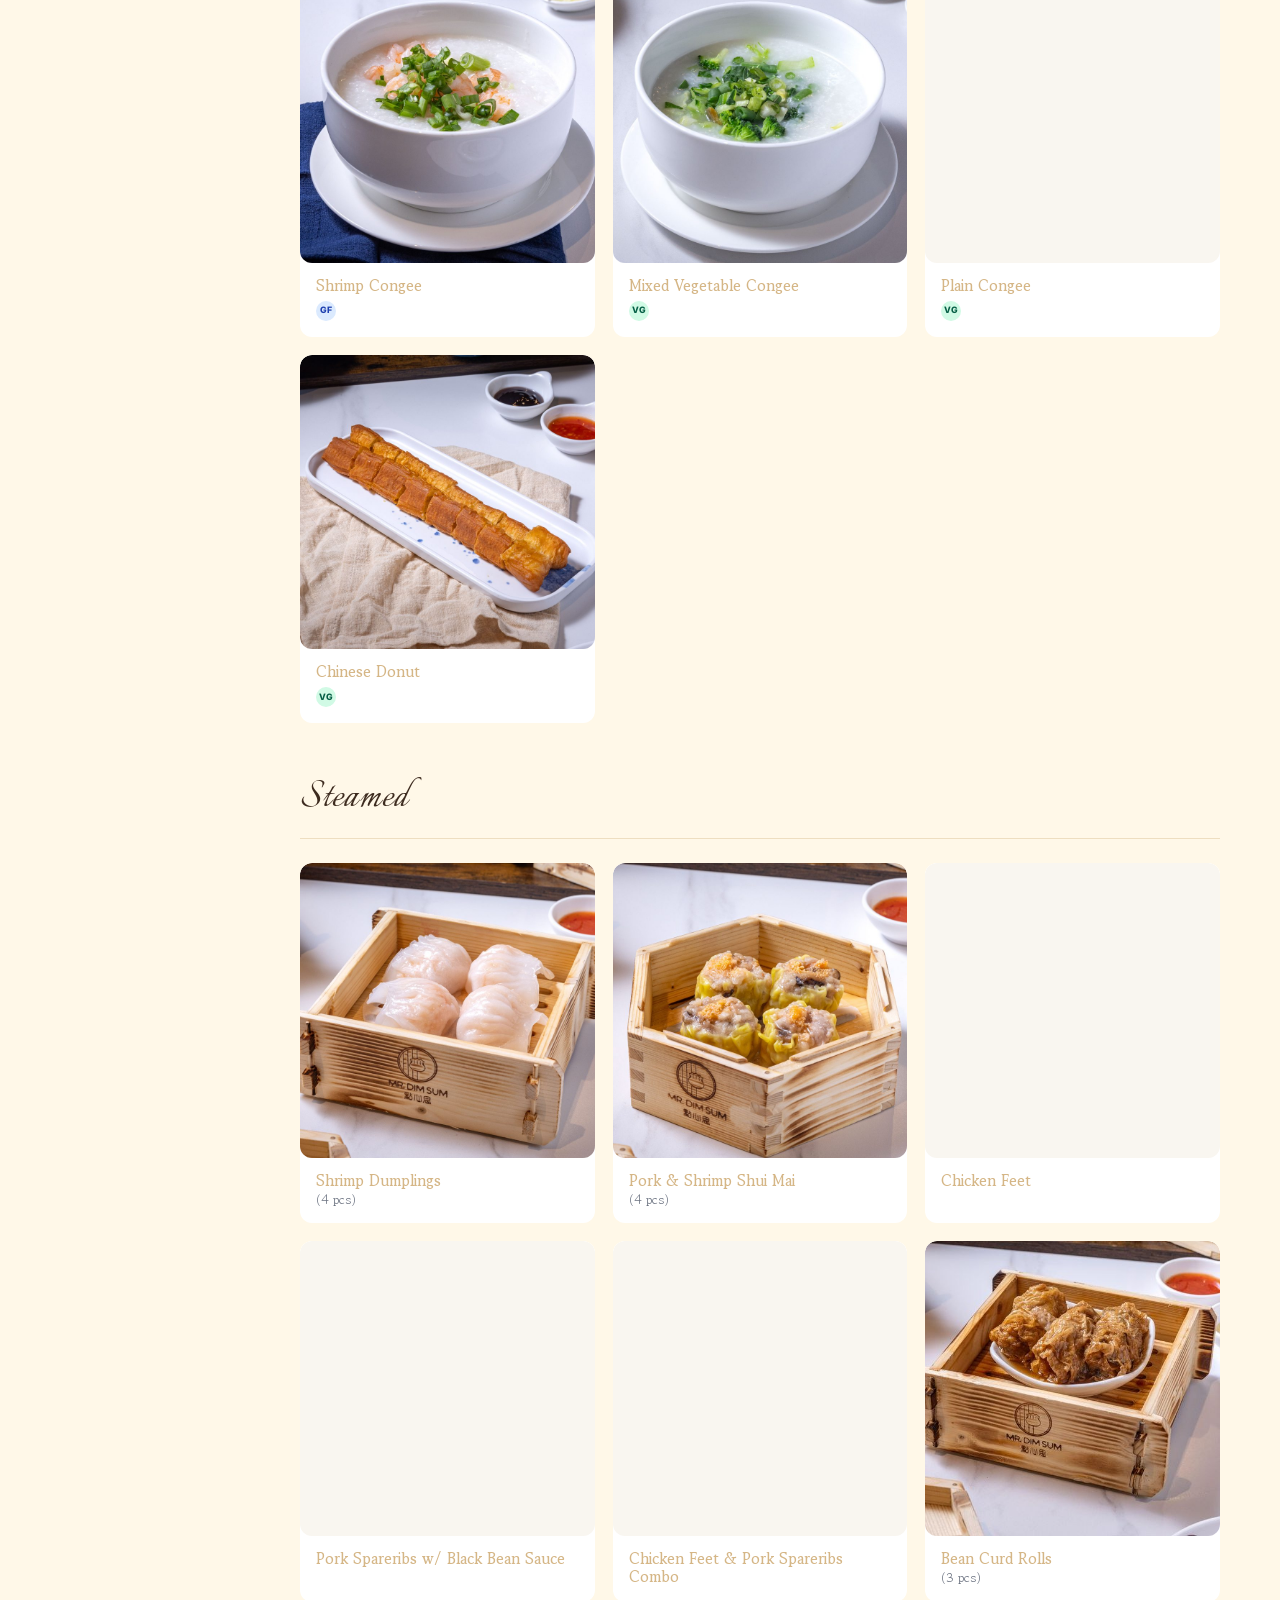
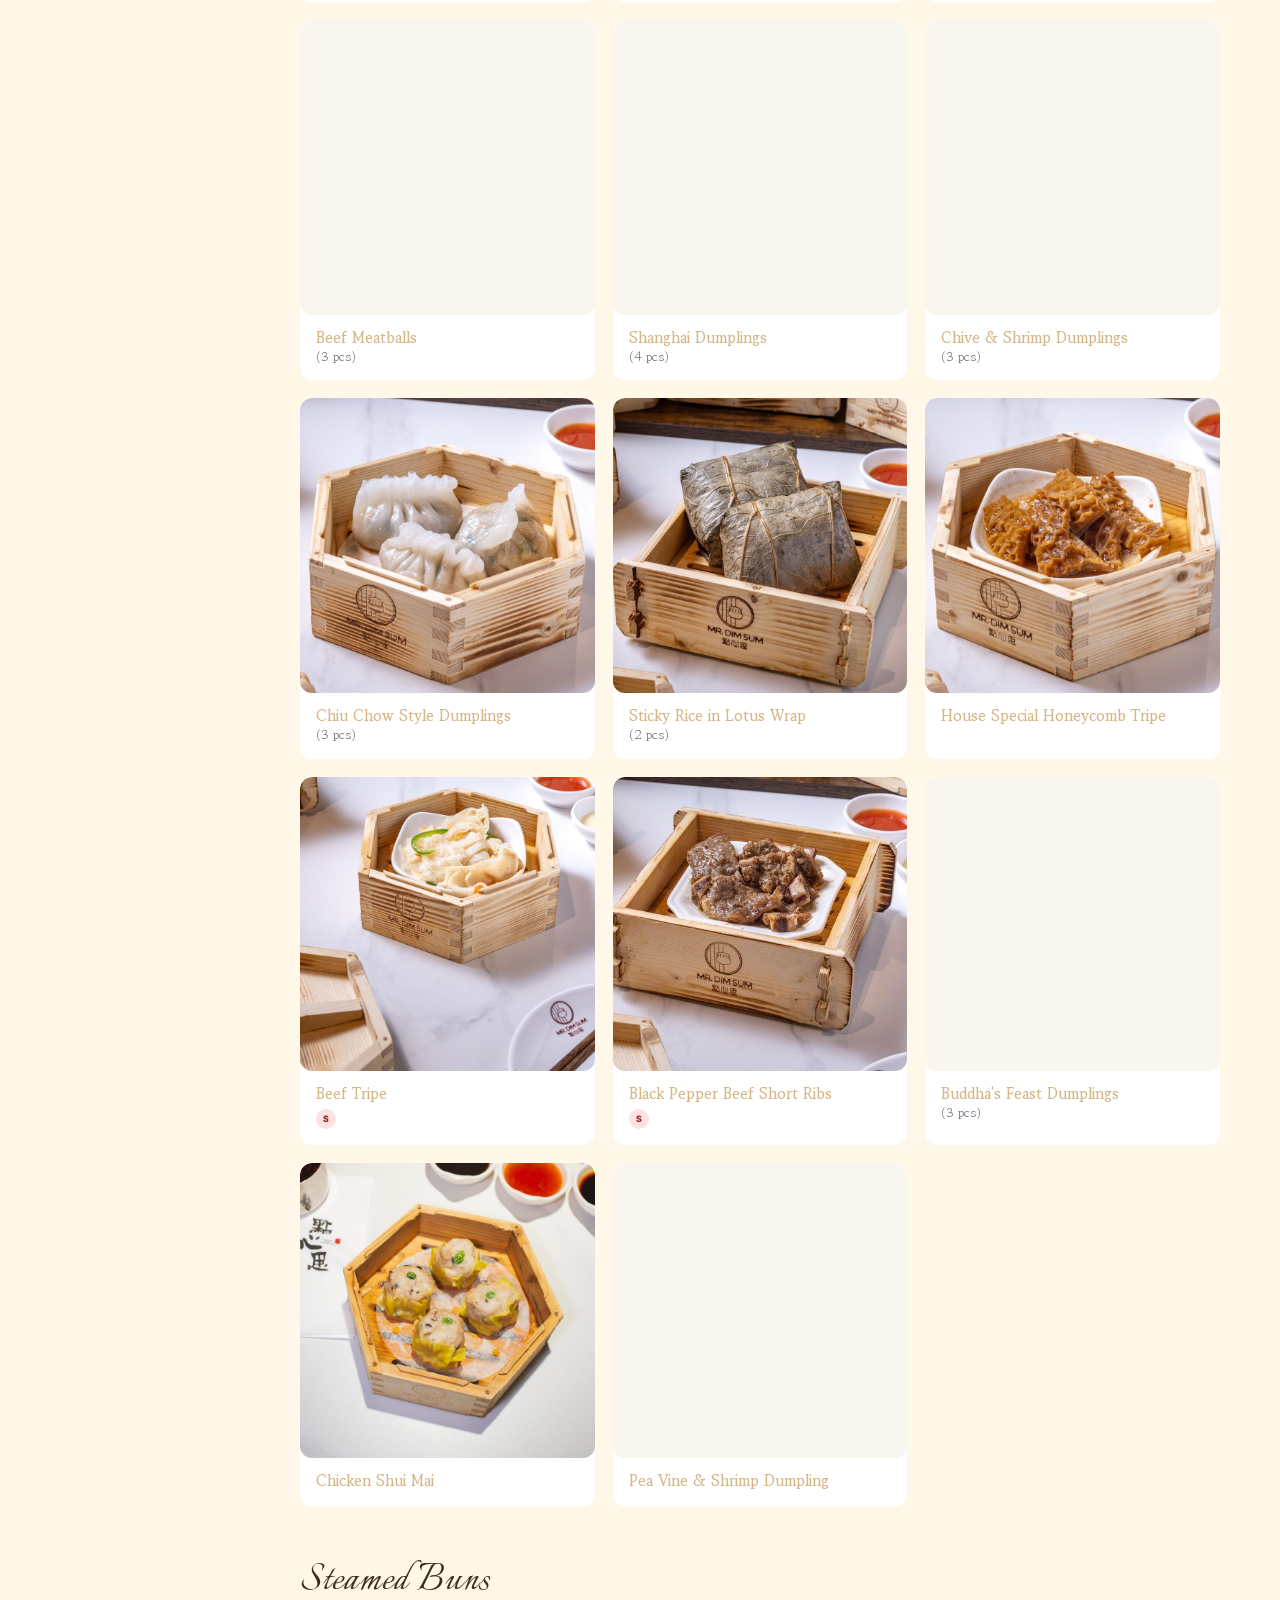
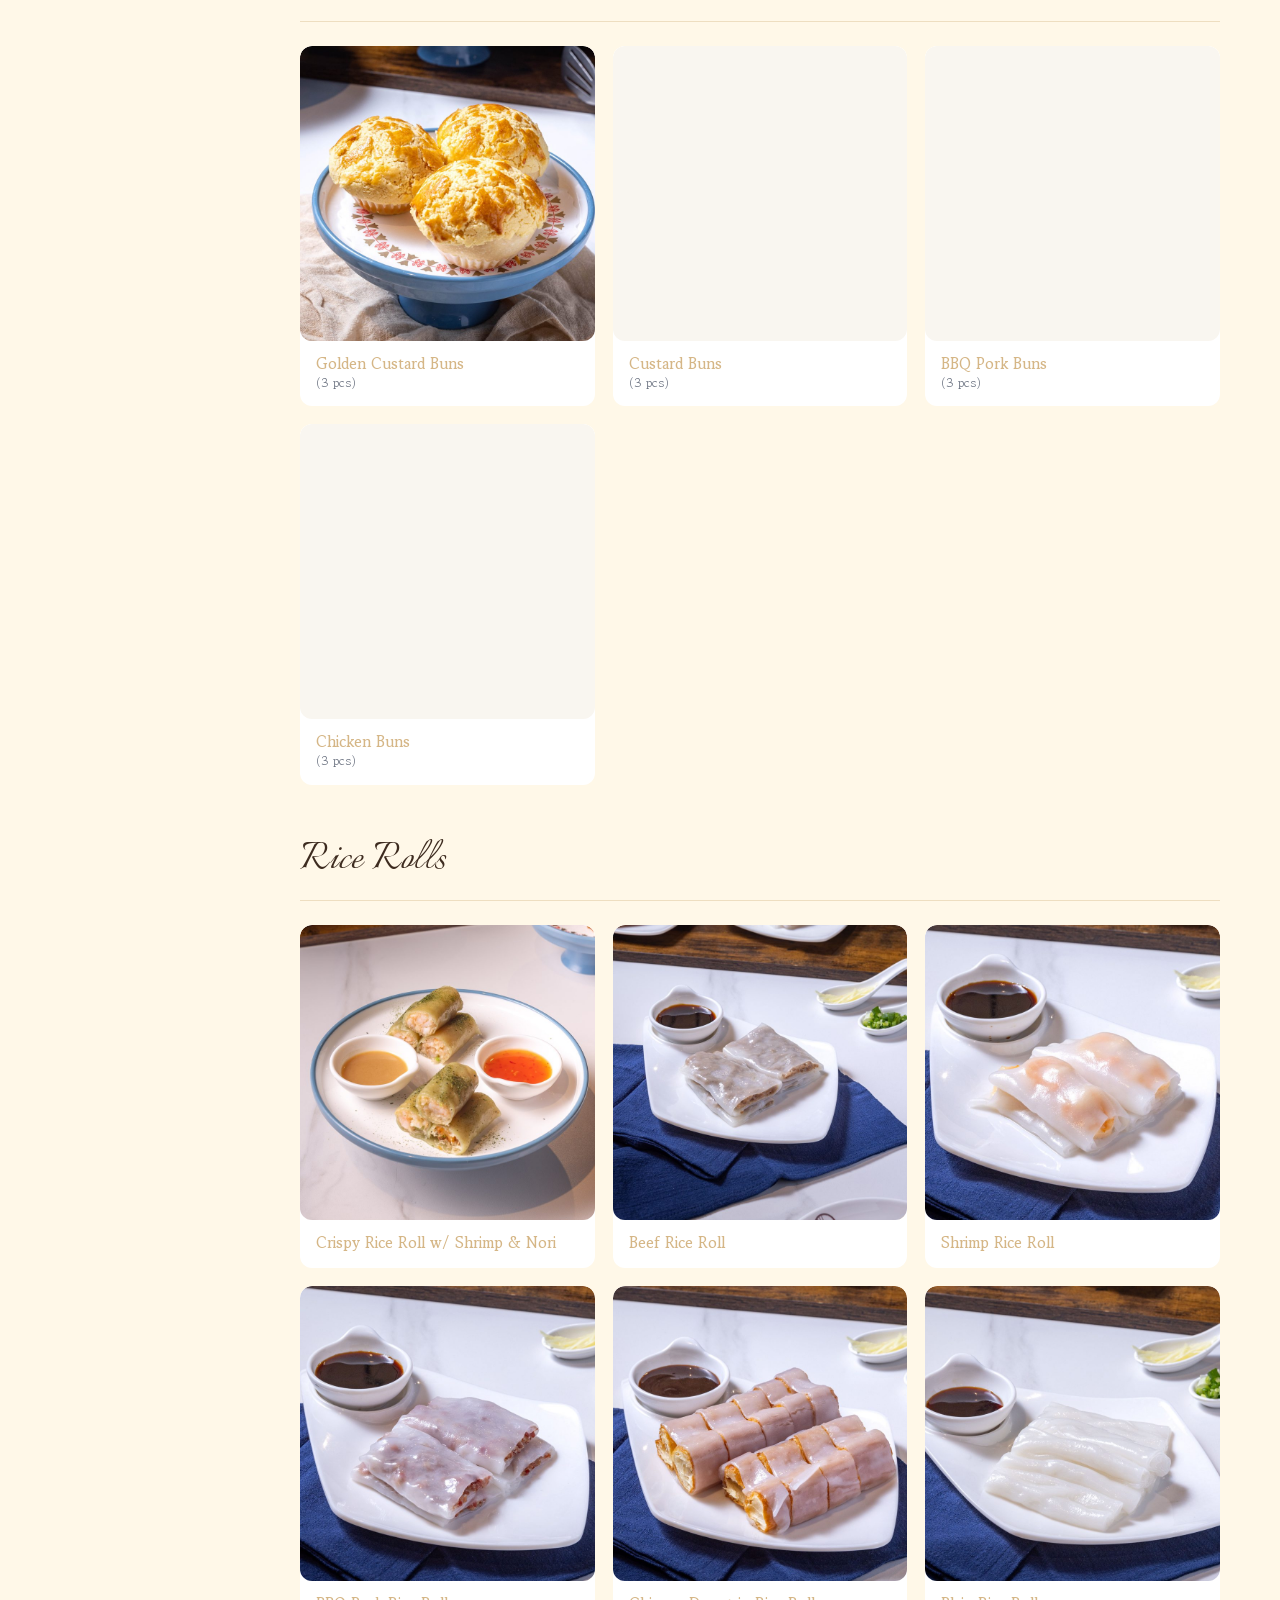
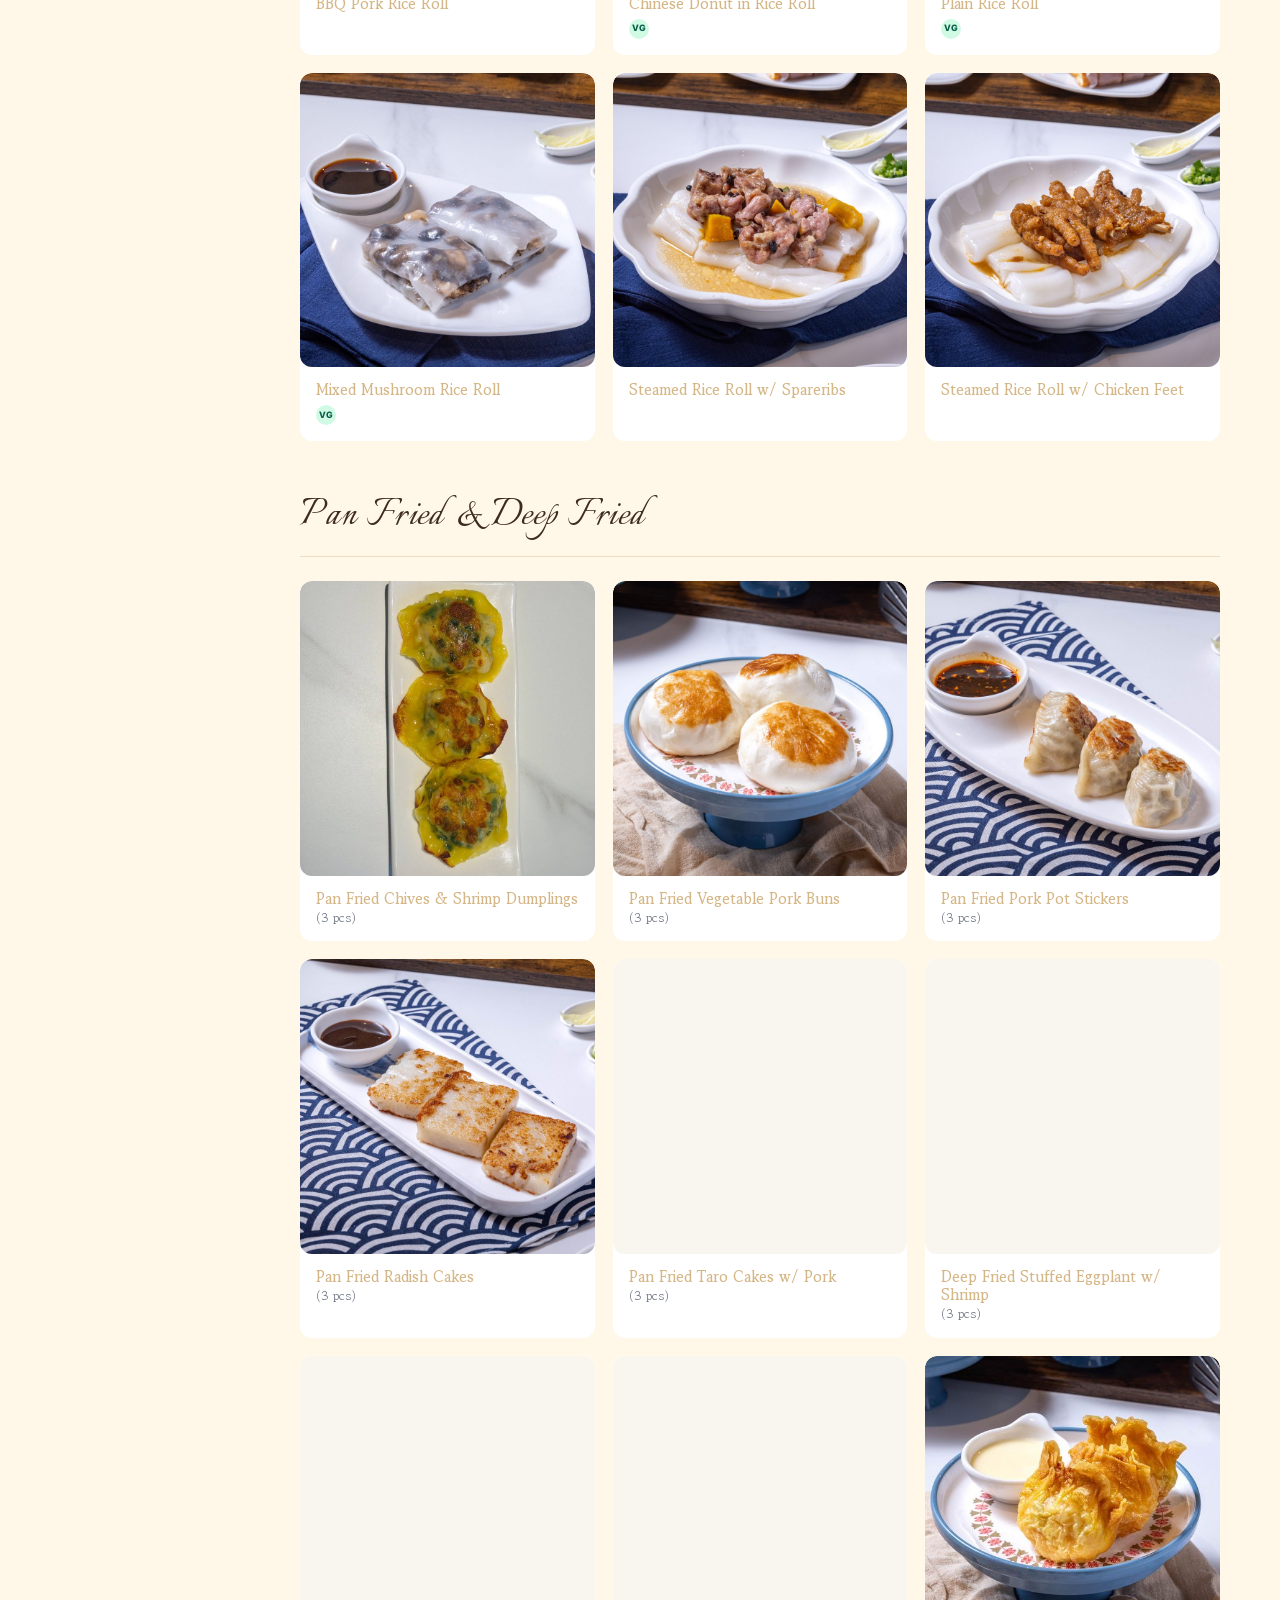
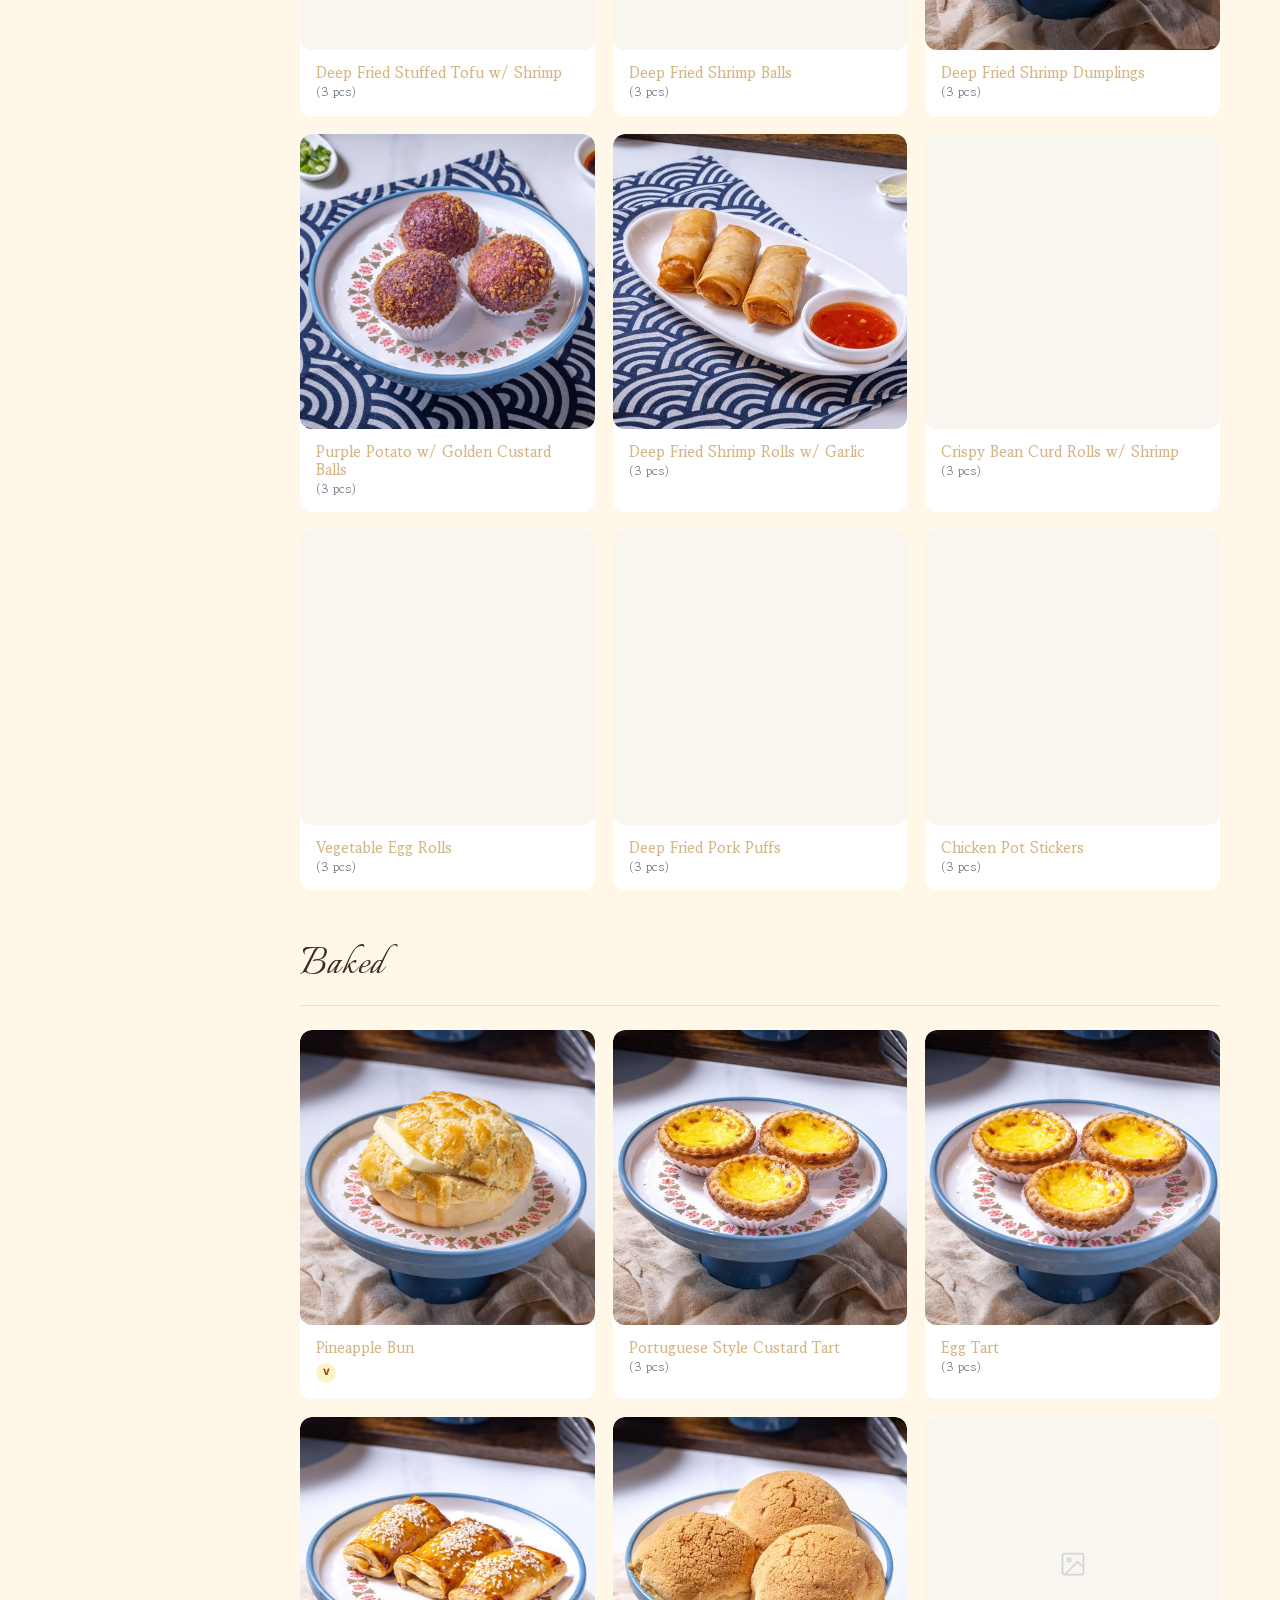
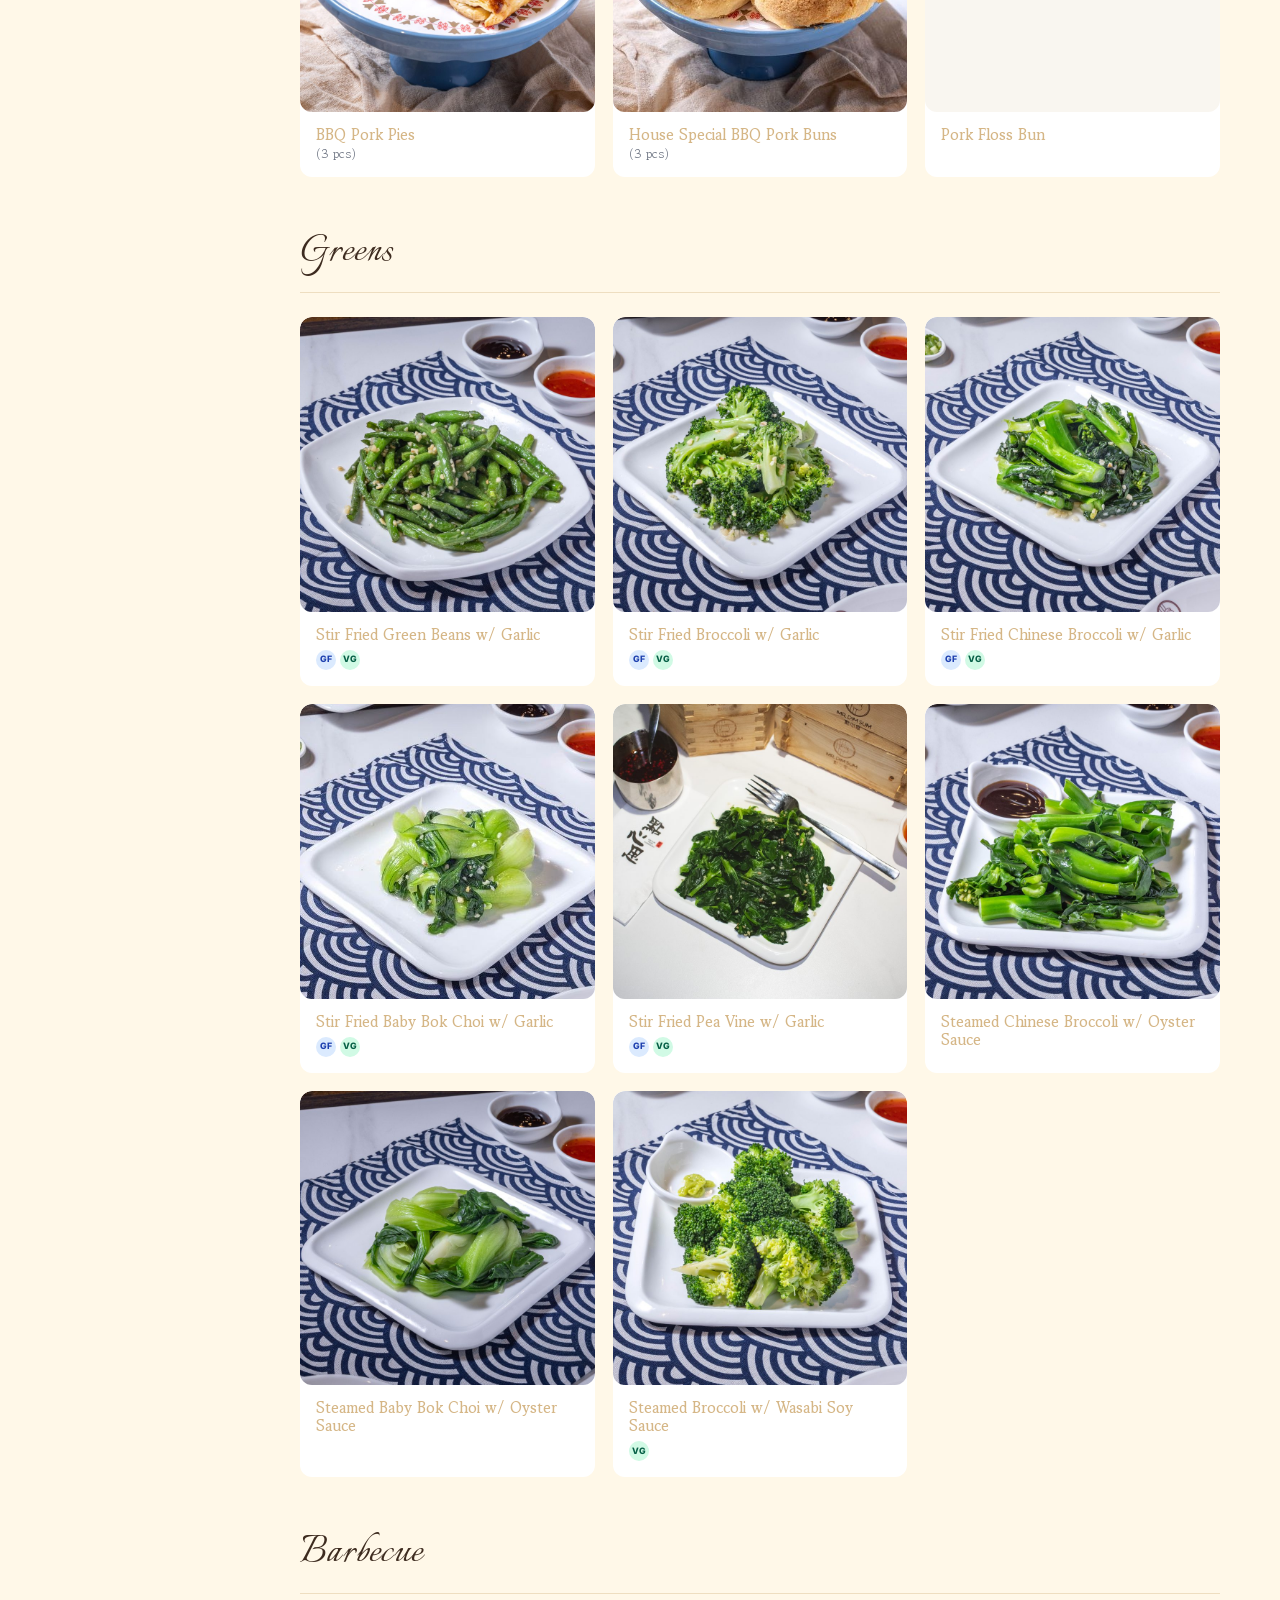
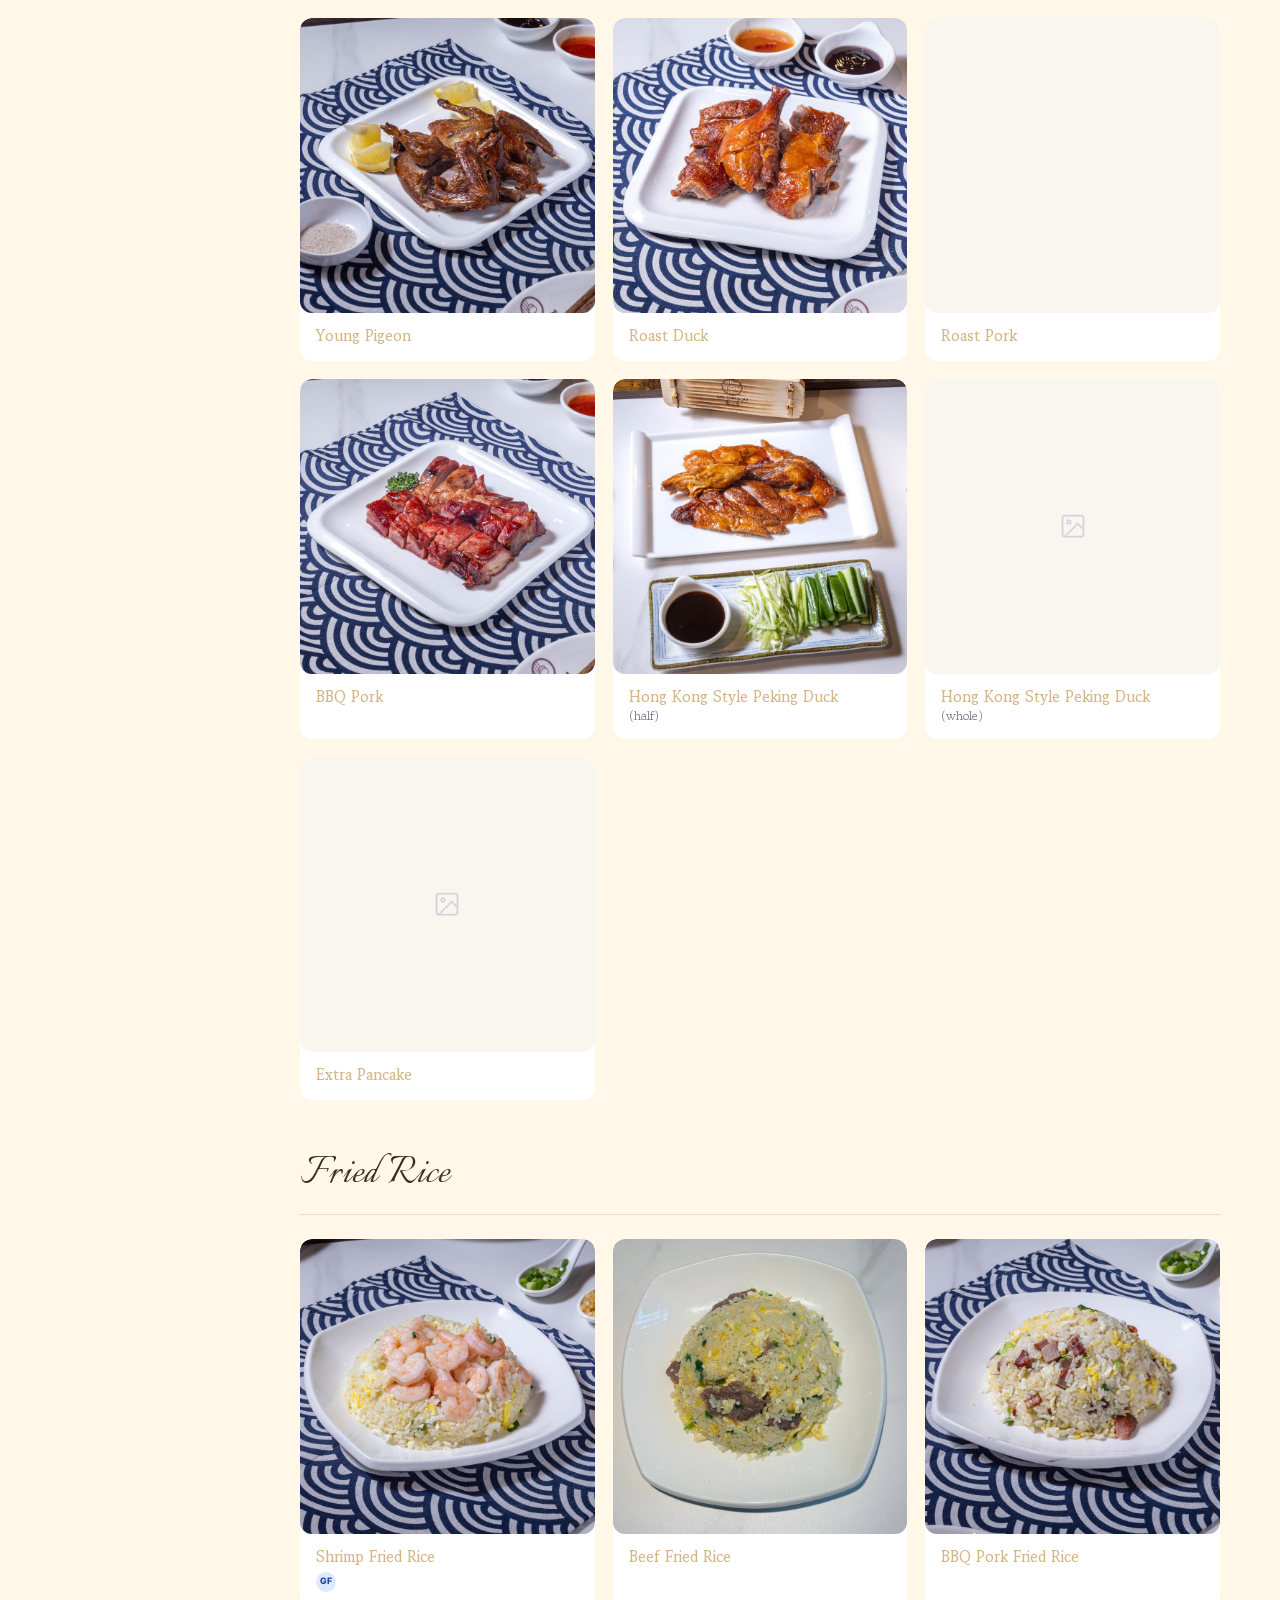
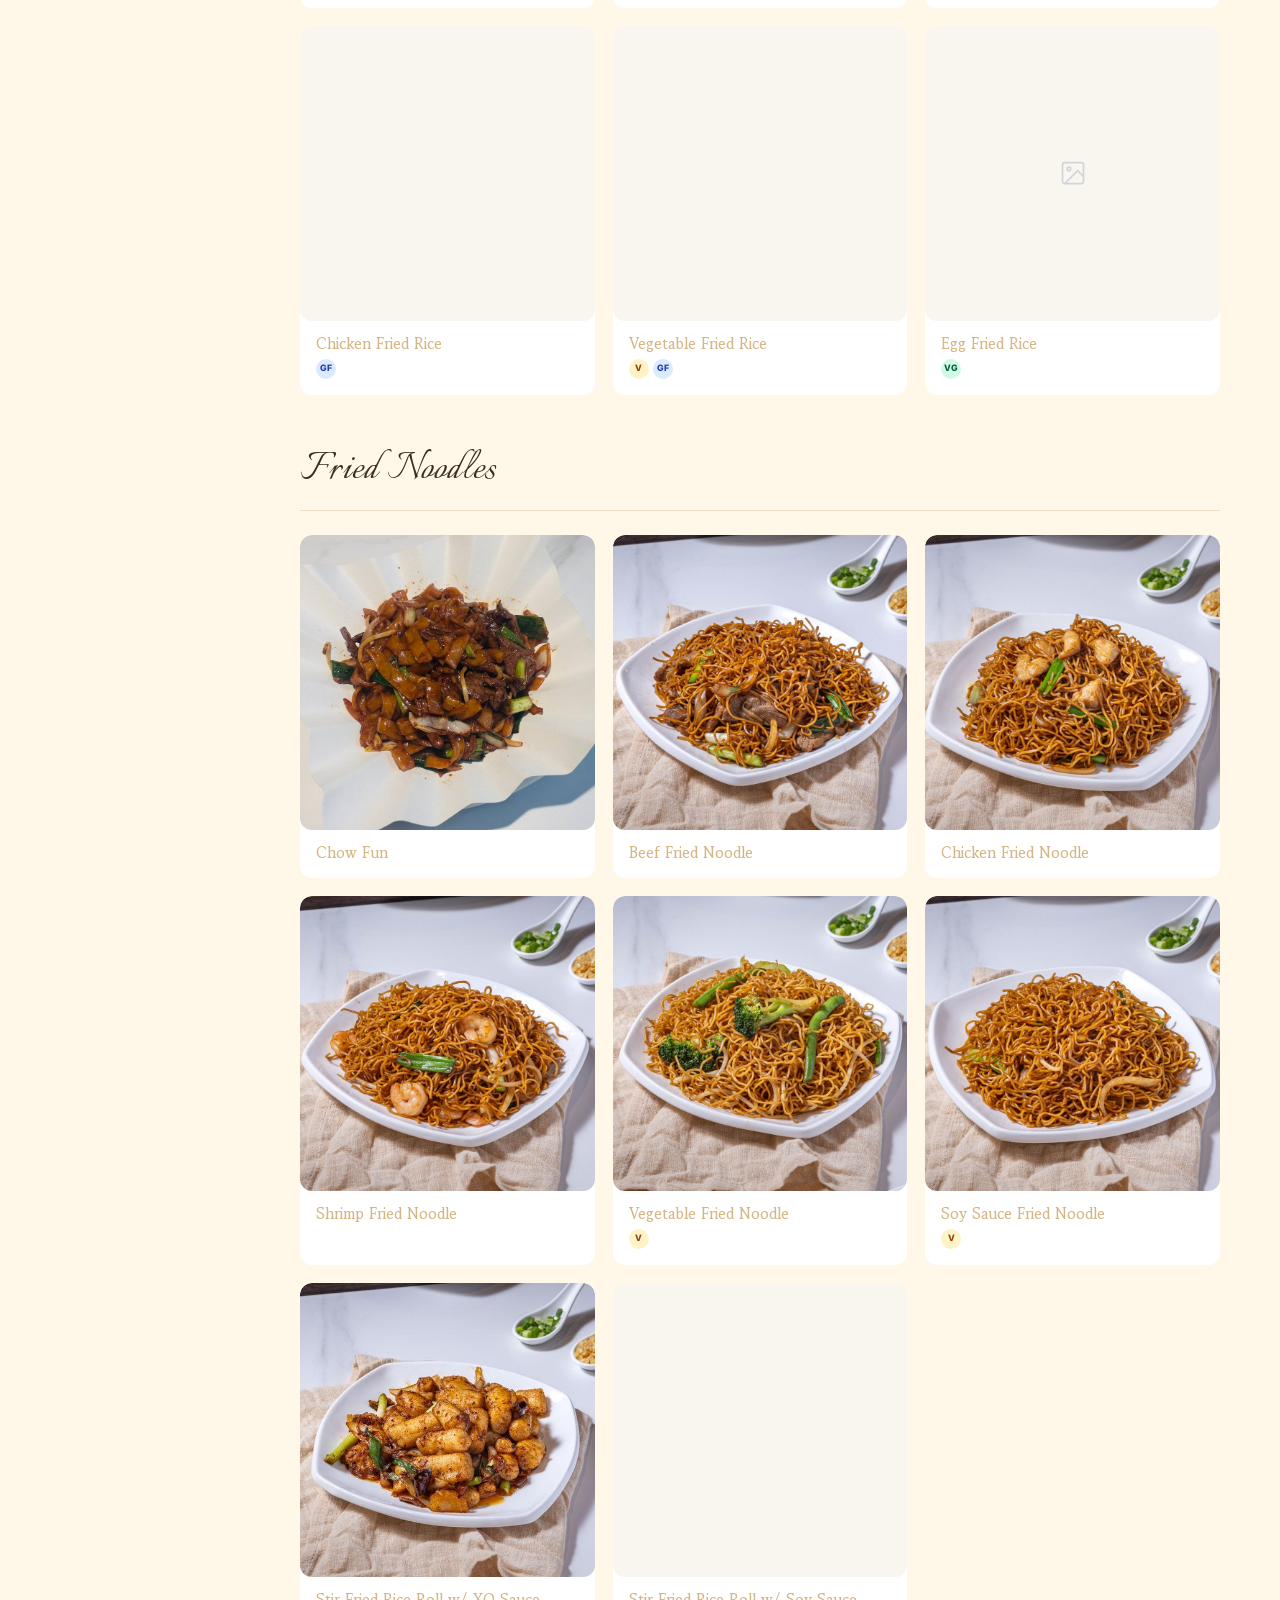
<file: menu.html>
<!DOCTYPE html>
<html lang="en">
<head>
<meta charset="UTF-8">
<meta name="viewport" content="width=device-width, initial-scale=1.0">
<title>Menu | Mr. Dim Sum | Handmade Cantonese Dim Sum in Tukwila, WA</title>
<meta name="description" content="Full dim sum menu at Mr. Dim Sum: steamed dumplings, rice rolls, BBQ, noodles, congee, and more. Served all day at Westfield Southcenter Mall.">
<meta property="og:title" content="Menu | Mr. Dim Sum | Handmade Cantonese Dim Sum">
<meta property="og:description" content="Full dim sum menu: steamed dumplings, rice rolls, BBQ, noodles, congee, and more. Served all day at Westfield Southcenter Mall.">
<meta property="og:image" content="pictures/MrDimSum_Photo_AssortedSpread_2025-06-21_v05.jpg">
<meta property="og:type" content="website">
<meta name="twitter:card" content="summary_large_image">
<link rel="preconnect" href="https://fonts.googleapis.com">
<link rel="preconnect" href="https://fonts.gstatic.com" crossorigin>
<link href="https://fonts.googleapis.com/css2?family=Italianno&family=Gowun+Batang:wght@400;700&family=Inter:wght@400;500;600&display=swap" rel="stylesheet">
<script type="application/ld+json">
{
  "@context": "https://schema.org",
  "@type": "Menu",
  "name": "Mr. Dim Sum Menu",
  "description": "Handmade Cantonese dim sum served all day",
  "mainEntity": {
    "@type": "Restaurant",
    "name": "Mr. Dim Sum",
    "servesCuisine": "Cantonese",
    "address": {
      "@type": "PostalAddress",
      "streetAddress": "973 Southcenter Mall",
      "addressLocality": "Tukwila",
      "addressRegion": "WA",
      "postalCode": "98188"
    }
  }
}
</script>
<style>
*, *::before, *::after { margin: 0; padding: 0; box-sizing: border-box; }
input, textarea, select, button { border: none; }

:root {
  --red: #C41E24;
  --red-dark: #9E181D;
  --gold: #d5b686;
  --gold-dark: #b89b6a;
  --gold-light: #F5E6C4;
  --warm-bg: #FFFCF3;
  --warm-bg-alt: #FFF8E8;
  --hairline: 1px solid rgba(213,182,134,0.2);
  --charcoal: #1A1A1A;
  --brown: #3D2B1F;
  --brown-light: #5C4033;
  --gray-700: #374151;
  --gray-500: #6B7280;
  --gray-300: #D1D5DB;
  --gray-200: #E5E7EB;
  --gray-100: #F9F6F0;
  --white: #FFFFFF;
  --font-display: 'Italianno', cursive;
  --font-body: 'Gowun Batang', Georgia, serif;
  --font-ui: 'Inter', system-ui, -apple-system, sans-serif;
  --nav-height: 76px;
  --ease-out-expo: cubic-bezier(0.16, 1, 0.3, 1);
}

::selection { background: var(--gold); color: var(--brown); }
::-moz-selection { background: var(--gold); color: var(--brown); }

html { scroll-behavior: auto; }

body {
  font-family: var(--font-body);
  color: var(--charcoal);
  background: linear-gradient(180deg, var(--warm-bg) 0%, var(--warm-bg-alt) 620px);
  background-color: var(--warm-bg-alt);
  line-height: 1.2;
  -webkit-font-smoothing: antialiased;
  overflow-x: hidden;
}

img { max-width: 100%; height: auto; display: block; }
a { text-decoration: none; color: inherit; }

a:focus-visible, button:focus-visible, .btn:focus-visible {
  outline: 2px solid var(--gold);
  outline-offset: 3px;
  border-radius: 2px;
}

/* ANIMATIONS */
@keyframes navFadeIn {
  from { opacity: 0; transform: translateY(-10px); }
  to { opacity: 1; transform: translateY(0); }
}

.reveal {
  opacity: 0;
  transform: translateY(20px);
  transition: opacity 0.6s ease, transform 0.6s ease;
  will-change: opacity, transform;
}
.reveal.is-visible { opacity: 1; transform: translateY(0); }
.menu-category.reveal { opacity: 1; transform: none; }

/* NAV */
.nav {
  position: sticky;
  top: 0;
  z-index: 100;
  background: rgba(255,252,243,0.97);
  backdrop-filter: blur(12px);
  -webkit-backdrop-filter: blur(12px);
  animation: navFadeIn 0.8s ease both;
  border-bottom: var(--hairline);
}

.nav__inner {
  display: grid;
  grid-template-columns: 1fr auto 1fr;
  align-items: center;
  height: var(--nav-height);
  max-width: 1200px;
  margin: 0 auto;
  padding: 0 24px;
}

.nav__links-left, .nav__links-right {
  display: flex;
  list-style: none;
  gap: 32px;
}
.nav__links-left { justify-content: flex-end; }
.nav__links-right { justify-content: flex-start; }

.nav__links-left a, .nav__links-right a {
  font-family: var(--font-ui);
  font-size: 0.8125rem;
  font-weight: 500;
  color: var(--brown);
  letter-spacing: 0.08em;
  text-transform: uppercase;
  transition: color 0.3s, opacity 0.3s;
  position: relative;
  padding-bottom: 2px;
}
.nav__links-left a::after, .nav__links-right a::after {
  content: '';
  position: absolute;
  bottom: -4px;
  left: 0;
  width: 0;
  height: 1px;
  background: var(--gold);
  transition: width 0.4s var(--ease-out-expo);
}
.nav__links-left a:hover::after, .nav__links-right a:hover::after { width: 100%; }
.nav__links-left a:hover, .nav__links-right a:hover { opacity: 0.7; }
.nav__links-left a.is-active, .nav__links-right a.is-active { color: var(--brown); }
.nav__links-left a.is-active::after, .nav__links-right a.is-active::after { width: 100%; }

.nav__logo { justify-self: center; padding: 0 28px; }
.nav__logo-img { height: 38px; width: auto; }

.nav__hamburger {
  display: none;
  background: none;
  border: none;
  cursor: pointer;
  padding: 8px;
  justify-self: end;
  min-width: 44px;
  min-height: 44px;
  align-items: center;
  justify-content: center;
  -webkit-tap-highlight-color: transparent;
}
.nav__hamburger-lines {
  width: 22px;
  height: 16px;
  position: relative;
  display: flex;
  flex-direction: column;
  justify-content: space-between;
}
.nav__hamburger-lines span {
  display: block;
  width: 100%;
  height: 1.5px;
  background: var(--brown);
  border-radius: 2px;
  transition: transform 0.4s var(--ease-out-expo), opacity 0.3s ease;
  transform-origin: center;
}
.nav__hamburger.is-active .nav__hamburger-lines span:nth-child(1) { transform: translateY(7px) rotate(45deg); }
.nav__hamburger.is-active .nav__hamburger-lines span:nth-child(2) { opacity: 0; }
.nav__hamburger.is-active .nav__hamburger-lines span:nth-child(3) { transform: translateY(-7px) rotate(-45deg); }

.nav__mobile-overlay {
  display: none;
  position: fixed;
  inset: 0;
  background: rgba(26,26,26,0.6);
  z-index: 98;
  opacity: 0;
  transition: opacity 0.4s ease;
}
.nav__mobile-overlay.is-open { display: block; opacity: 1; }

.nav__mobile-menu {
  position: fixed;
  top: 0; right: 0; bottom: 0;
  width: 320px;
  max-width: 85vw;
  background: var(--warm-bg);
  z-index: 99;
  padding: 100px 40px 40px;
  transform: translateX(100%);
  transition: transform 0.5s var(--ease-out-expo);
  display: flex;
  flex-direction: column;
  box-shadow: -8px 0 40px rgba(0,0,0,0.15);
  overflow-y: auto;
}
.nav__mobile-menu.is-open { transform: translateX(0); }
.nav__mobile-menu a {
  display: flex;
  align-items: center;
  padding: 20px 0;
  font-family: var(--font-ui);
  font-size: 0.9375rem;
  font-weight: 500;
  color: var(--brown);
  text-transform: uppercase;
  letter-spacing: 0.1em;
  border-bottom: var(--hairline);
  transition: color 0.3s, padding-left 0.3s;
  min-height: 44px;
}
.nav__mobile-menu a:hover, .nav__mobile-menu a:active { color: var(--red); padding-left: 12px; }

/* HERO BANNER */
.menu-hero {
  position: relative;
  padding: 72px 20px;
  text-align: center;
}

.menu-hero__label {
  font-family: var(--font-ui);
  font-size: 0.6875rem;
  font-weight: 600;
  letter-spacing: 0.2em;
  text-transform: uppercase;
  color: var(--gold-dark);
  margin-bottom: 16px;
}

.menu-hero h1 {
  font-family: var(--font-display); font-weight: 400;
  font-size: clamp(2.25rem, 5vw, 3.25rem);
  color: var(--brown);
  line-height: 1.15;
  margin-bottom: 14px;
  letter-spacing: 0.02em;
}

.menu-hero__sub {
  font-family: var(--font-body);
  font-size: 1.05rem;
  color: var(--gray-500);
  max-width: 460px;
  margin: 0 auto;
  line-height: 1.2;
}

.divider {
  display: flex;
  align-items: center;
  justify-content: center;
  gap: 12px;
  margin: 0 auto 20px;
  width: 120px;
}
.divider__line { flex: 1; height: 1px; background: var(--gold); }
.divider__diamond { width: 8px; height: 8px; background: var(--gold); transform: rotate(45deg); flex-shrink: 0; }

/* DIETARY LEGEND */
.legend-bar {
  background: rgba(255,252,243,0.97);
  backdrop-filter: blur(8px);
  padding: 12px 20px;
  position: sticky;
  top: var(--nav-height);
  z-index: 90;
}

.legend-bar__inner {
  max-width: 1200px;
  margin: 0 auto;
  display: flex;
  align-items: center;
  gap: 20px;
  flex-wrap: wrap;
}

.legend-item {
  display: flex;
  align-items: center;
  gap: 6px;
  font-family: var(--font-body);
  font-size: 0.8125rem;
  color: var(--brown-light);
  flex-shrink: 0;
}

.legend-icon {
  width: 22px;
  height: 22px;
  border-radius: 50%;
  display: flex;
  align-items: center;
  justify-content: center;
  font-family: var(--font-ui);
  font-size: 0.65rem;
  font-weight: 700;
  flex-shrink: 0;
}

.legend-icon--vegan { background: #D1FAE5; color: #065F46; }
.legend-icon--vegetarian { background: #FEF3C7; color: #92400E; }
.legend-icon--gf { background: #DBEAFE; color: #1E40AF; }
.legend-icon--spicy { background: #FEE2E2; color: #991B1B; }
.legend-icon--peanuts { background: #FDE68A; color: #78350F; }

/* ============================================
   MENU LAYOUT — Sidebar + Content
   ============================================ */
.menu-layout {
  display: grid;
  grid-template-columns: 220px 1fr;
  max-width: 1200px;
  margin: 0 auto;
  min-height: 80vh;
}

/* SIDEBAR */
.menu-sidebar {
  position: sticky;
  top: calc(var(--nav-height) + 48px);
  height: calc(100vh - var(--nav-height) - 48px);
  overflow-y: auto;
  padding: 24px 0 24px 20px;
  scrollbar-width: thin;
  scrollbar-color: var(--gold) transparent;
  border-right: var(--hairline);
}
.menu-sidebar::-webkit-scrollbar { width: 4px; }
.menu-sidebar::-webkit-scrollbar-track { background: transparent; }
.menu-sidebar::-webkit-scrollbar-thumb { background: var(--gold); border-radius: 4px; }

/* Search box */
.menu-search {
  position: relative;
  margin-bottom: 20px;
  padding-right: 16px;
}

.menu-search__input {
  width: 100%;
  padding: 10px 12px 10px 36px;
  font-family: var(--font-ui);
  font-size: 0.8125rem;
  border-radius: 12px;
  background: var(--warm-bg-alt);
  color: var(--charcoal);
  outline: none;
  transition: border-color 0.2s, box-shadow 0.2s;
}
.menu-search__input::placeholder {
  color: var(--gray-500);
  font-size: 0.8125rem;
}
.menu-search__input:focus {
  border-color: var(--gold);
  box-shadow: 0 0 0 3px rgba(213,182,134,0.15);
}

.menu-search__icon {
  position: absolute;
  left: 10px;
  top: 50%;
  transform: translateY(-50%);
  width: 16px;
  height: 16px;
  color: var(--gray-500);
  pointer-events: none;
}

.menu-search__clear {
  position: absolute;
  right: 24px;
  top: 50%;
  transform: translateY(-50%);
  width: 20px;
  height: 20px;
  border: none;
  background: none;
  cursor: pointer;
  color: var(--gray-500);
  padding: 0;
  display: none;
  align-items: center;
  justify-content: center;
  border-radius: 50%;
  transition: color 0.2s;
}
.menu-search__clear:hover { color: var(--red); }
.menu-search__clear.is-visible { display: flex; }

/* Category links in sidebar */
.sidebar-nav {
  list-style: none;
  padding-right: 16px;
}

.sidebar-nav__item {
  margin-bottom: 1px;
}

.sidebar-nav__link {
  display: flex;
  align-items: center;
  justify-content: space-between;
  padding: 9px 12px;
  font-family: var(--font-body);
  font-size: 0.8125rem;
  color: var(--gray-500);
  border-radius: 12px;
  transition: all 0.2s ease;
  line-height: 1.2;
}
.sidebar-nav__link:hover {
  color: var(--brown);
  background: rgba(213,182,134,0.1);
}

.sidebar-nav__link.is-active {
  color: var(--red);
  background: rgba(196,30,36,0.06);
  font-weight: 700;
}

/* Search results count */
.search-results-info {
  display: none;
  padding: 8px 12px;
  margin-bottom: 8px;
  font-family: var(--font-ui);
  font-size: 0.75rem;
  color: var(--gray-500);
  background: rgba(213,182,134,0.08);
  border-radius: 12px;
}
.search-results-info.is-visible { display: block; }

/* No results message */
.menu-no-results {
  display: none;
  text-align: center;
  padding: 80px 20px;
  color: var(--gray-500);
}
.menu-no-results.is-visible { display: block; }
.menu-no-results h3 {
  font-family: var(--font-display); font-weight: 400;
  font-size: 1.25rem;
  color: var(--brown);
  margin-bottom: 8px;
}
.menu-no-results p {
  font-size: 0.9rem;
  max-width: 300px;
  margin: 0 auto;
}

/* MENU CONTENT */
.menu-content {
  padding: 0 20px 80px 40px;
  min-width: 0;
}

/* CATEGORY SECTION */
.menu-category {
  padding-top: 48px;
}

.menu-category__header {
  display: flex;
  align-items: center;
  gap: 16px;
  margin-bottom: 24px;
  padding-bottom: 12px;
  border-bottom: 1px solid rgba(213,182,134,0.4);
}

.menu-category__header h2 {
  font-family: var(--font-display); font-weight: 400;
  font-size: 2.875rem;
  color: var(--brown);
  white-space: nowrap;
  letter-spacing: 0.02em;
}

/* MENU ITEMS GRID */
.menu-items-grid {
  display: grid;
  grid-template-columns: repeat(3, 1fr);
  gap: 18px;
}

/* MENU ITEM CARD */
.menu-item {
  background: var(--white);
  border-radius: 12px;
  overflow: hidden;
  display: flex;
  flex-direction: column;
  transition: transform 0.3s var(--ease-out-expo), box-shadow 0.3s ease;
}
.menu-item:hover {
  transform: translateY(-2px);
  box-shadow: 0 8px 24px rgba(0,0,0,0.06);
}

/* Search highlight */
.menu-item.is-highlighted {
  border-color: var(--gold);
  box-shadow: 0 0 0 1px var(--gold);
}

/* MENU ITEM PHOTO */
.menu-item__photo {
  width: 100%;
  aspect-ratio: 1 / 1;
  overflow: hidden;
  background: var(--gray-100);
  position: relative;
  border-radius: 12px;
  flex-shrink: 0;
}
.menu-item__photo img {
  width: 100%;
  height: 100%;
  object-fit: cover;
  display: block;
  transition: transform 0.5s var(--ease-out-expo);
}
.menu-item:hover .menu-item__photo img {
  transform: scale(1.04);
}
/* Placeholder icon when an item has no photo */
.menu-item__photo--empty {
  display: flex;
  align-items: center;
  justify-content: center;
}
.menu-item__photo--empty svg {
  width: 28px;
  height: 28px;
  stroke: var(--gray-300);
  fill: none;
  stroke-width: 1.5;
  stroke-linecap: round;
  stroke-linejoin: round;
}

/* CARD INFO */
.menu-item__info {
  padding: 14px 16px 16px;
  display: flex;
  flex-direction: column;
  flex: 1;
  gap: 4px;
}

.menu-item__name {
  font-family: var(--font-body);
  font-size: 0.9375rem;
  font-weight: 700;
  color: var(--gold);
  line-height: 1.2;
}

.menu-item__desc {
  display: block;
  font-size: 0.8125rem;
  color: var(--gray-500);
  font-weight: 400;
  line-height: 1.2;
  margin-top: 2px;
}

/* DIETARY BADGES (per dish) */
.menu-item__tags {
  display: flex;
  gap: 4px;
  margin-top: 6px;
}
.tag {
  width: 20px;
  height: 20px;
  border-radius: 50%;
  display: inline-flex;
  align-items: center;
  justify-content: center;
  font-family: var(--font-ui);
  font-size: 0.55rem;
  font-weight: 800;
  line-height: 1;
}
.tag--vegan { background: #D1FAE5; color: #065F46; }
.tag--vegetarian { background: #FEF3C7; color: #92400E; }
.tag--gf { background: #DBEAFE; color: #1E40AF; }
.tag--spicy { background: #FEE2E2; color: #991B1B; }
.tag--peanuts { background: #FDE68A; color: #78350F; }

.menu-item__price {
  font-family: var(--font-ui);
  font-size: 0.875rem;
  font-weight: 600;
  color: var(--red);
  white-space: nowrap;
  flex-shrink: 0;
  margin-top: auto;
  padding-top: 8px;
}

/* Prices hidden menu-wide (owner request 2026-06-24). Delete this rule to restore. */
.menu-item__price { display: none; }

/* Photoless categories (tea, drinks, soda, etc.) — clean two-column list rows */
.menu-items-grid.is-beverage {
  grid-template-columns: repeat(2, 1fr);
  gap: 0 56px;
}
.is-beverage .menu-item {
  flex-direction: row;
  align-items: baseline;
  padding: 13px 0;
  border-bottom: var(--hairline);
  border-radius: 0;
  background: transparent;
}
.is-beverage .menu-item:hover { transform: none; box-shadow: none; }
.is-beverage .menu-item__photo { display: none; }
.is-beverage .menu-item__info {
  flex-direction: row;
  align-items: baseline;
  justify-content: space-between;
  gap: 16px;
  padding: 0;
}
.is-beverage .menu-item__name { flex: 0 1 auto; }
.is-beverage .menu-item__price { margin-top: 0; padding-top: 0; }

/* Hidden categories (via search filter) */
.menu-category.is-hidden { display: none; }
.menu-item.is-hidden { display: none; }

/* RESERVE CTA — full-width section with the home page's reservation card.
   Background fades from the body's cream back to white. */
.menu-cta {
  padding: 64px 20px 80px;
  background: linear-gradient(180deg, var(--warm-bg-alt) 0%, var(--warm-bg) 100%);
}
.reservation-box {
  max-width: 640px;
  margin: 0 auto;
  text-align: center;
  background: var(--warm-bg-alt);
  border-radius: 24px;
  padding: 56px 48px;
  box-shadow: 0 20px 50px rgba(61,43,31,0.16);
}
.reservation-box__label {
  font-family: var(--font-ui);
  font-size: 0.6875rem;
  font-weight: 600;
  letter-spacing: 0.2em;
  text-transform: uppercase;
  color: var(--gold-dark);
  margin-bottom: 16px;
}
.reservation-box h2 {
  font-family: var(--font-display); font-weight: 400;
  font-size: clamp(2.5rem, 4.5vw, 3.5rem);
  margin-bottom: 16px;
  color: var(--brown);
  letter-spacing: 0.01em;
}
.reservation-box p {
  font-family: var(--font-body);
  color: var(--brown-light);
  font-size: 1.0625rem;
  line-height: 1.2;
  margin: 0 auto 24px;
  max-width: 460px;
}

.btn {
  display: inline-flex;
  align-items: center;
  gap: 8px;
  font-family: var(--font-ui);
  font-size: 0.8125rem;
  font-weight: 500;
  padding: 16px 40px;
  border-radius: 999px;
  border: none;
  cursor: pointer;
  letter-spacing: 0.08em;
  text-transform: uppercase;
  transition: all 0.4s var(--ease-out-expo);
  min-height: 52px;
  position: relative;
}
.btn:active { transform: scale(0.97); }

.btn--gold {
  background: #D4B483;
  color: #fff;
}
.btn--gold:hover {
  background: #C29C62;
  color: #fff;
  transform: translateY(-2px);
}

/* MOBILE CATEGORY DROPDOWN (replaces sidebar on mobile) */
.mobile-cat-bar {
  display: none;
  position: sticky;
  top: calc(var(--nav-height) + 78px);
  z-index: 80;
  border-bottom: var(--hairline);
  background: rgba(255,252,243,0.97);
  backdrop-filter: blur(8px);
  padding: 10px 16px;
  gap: 8px;
}

.mobile-cat-bar__search {
  position: relative;
  flex: 1;
}
.mobile-cat-bar__search-input {
  width: 100%;
  padding: 10px 12px 10px 36px;
  font-family: var(--font-ui);
  font-size: 0.8125rem;
  border-radius: 12px;
  background: var(--warm-bg-alt);
  color: var(--charcoal);
  outline: none;
  transition: border-color 0.2s;
}
.mobile-cat-bar__search-input::placeholder { color: var(--gray-500); }
.mobile-cat-bar__search-input:focus { border-color: var(--gold); }
.mobile-cat-bar__search-icon {
  position: absolute;
  left: 10px;
  top: 50%;
  transform: translateY(-50%);
  width: 16px;
  height: 16px;
  color: var(--gray-500);
  pointer-events: none;
}

.mobile-cat-bar__clear {
  position: absolute;
  right: 8px;
  top: 50%;
  transform: translateY(-50%);
  width: 20px;
  height: 20px;
  border: none;
  background: none;
  cursor: pointer;
  color: var(--gray-500);
  padding: 0;
  display: none;
  align-items: center;
  justify-content: center;
}
.mobile-cat-bar__clear.is-visible { display: flex; }

.mobile-cat-btn {
  display: flex;
  align-items: center;
  gap: 6px;
  padding: 10px 14px;
  font-family: var(--font-body);
  font-size: 0.8125rem;
  color: var(--brown);
  background: var(--warm-bg-alt);
  border-radius: 12px;
  cursor: pointer;
  white-space: nowrap;
  flex-shrink: 0;
  transition: border-color 0.2s;
}
.mobile-cat-btn:hover { border-color: var(--gold); }
.mobile-cat-btn svg {
  width: 14px;
  height: 14px;
  transition: transform 0.3s;
}
.mobile-cat-btn.is-open svg { transform: rotate(180deg); }

/* Mobile category dropdown panel */
.mobile-cat-dropdown {
  display: none;
  position: fixed;
  top: 0;
  left: 0;
  right: 0;
  bottom: 0;
  z-index: 95;
}

.mobile-cat-dropdown.is-open { display: block; }

.mobile-cat-dropdown__overlay {
  position: absolute;
  inset: 0;
  background: rgba(26,26,26,0.4);
}

.mobile-cat-dropdown__panel {
  position: absolute;
  bottom: 0;
  left: 0;
  right: 0;
  background: var(--warm-bg);
  border-radius: 12px 12px 0 0;
  max-height: 65vh;
  overflow-y: auto;
  padding: 0 0 20px;
  box-shadow: 0 -4px 24px rgba(0,0,0,0.12);
  animation: slideUp 0.3s ease;
}

@keyframes slideUp {
  from { transform: translateY(100%); }
  to { transform: translateY(0); }
}

.mobile-cat-dropdown__header {
  display: flex;
  align-items: center;
  justify-content: space-between;
  padding: 18px 20px 14px;
  border-bottom: var(--hairline);
  margin-bottom: 8px;
  position: sticky;
  top: 0;
  background: var(--warm-bg);
  z-index: 2;
}
.mobile-cat-dropdown__header h3 {
  font-family: var(--font-display); font-weight: 400;
  font-size: 1.5rem;
  color: var(--brown);
}
.mobile-cat-dropdown__close {
  width: 32px;
  height: 32px;
  border: none;
  background: none;
  cursor: pointer;
  color: var(--gray-500);
  display: flex;
  align-items: center;
  justify-content: center;
  border-radius: 50%;
  transition: background 0.2s;
}
.mobile-cat-dropdown__close:hover { background: rgba(213,182,134,0.1); }

.mobile-cat-dropdown__list {
  list-style: none;
  padding: 0 12px;
}
.mobile-cat-dropdown__list li { margin-bottom: 1px; }
.mobile-cat-dropdown__link {
  display: flex;
  align-items: center;
  justify-content: space-between;
  padding: 13px 16px;
  font-family: var(--font-body);
  font-size: 0.9375rem;
  color: var(--brown-light);
  border-radius: 12px;
  transition: all 0.2s;
}
.mobile-cat-dropdown__link:hover { background: rgba(213,182,134,0.1); }
.mobile-cat-dropdown__link.is-active {
  color: var(--red);
  background: rgba(196,30,36,0.06);
  font-weight: 700;
}
.mobile-cat-dropdown__link span {
  font-family: var(--font-ui);
  font-size: 0.7rem;
  color: var(--gray-300);
}

/* FOOTER */
.footer {
  background: #672016;
  color: rgba(255,255,255,0.7);
  padding: 64px 0 32px;
}

.footer__inner {
  max-width: 1200px;
  margin: 0 auto;
  padding: 0 20px;
}

.footer__grid {
  display: grid;
  grid-template-columns: 2fr 1fr 1fr 1fr;
  gap: 48px;
  margin-bottom: 56px;
}

.footer__brand-logo {
  height: 32px;
  width: auto;
  margin-bottom: 20px;
  opacity: 0.9;
  filter: brightness(0) invert(1);
}
.footer__brand p {
  font-family: var(--font-body);
  font-size: 0.9375rem;
  line-height: 1.2;
  color: rgba(255,255,255,0.55);
  max-width: 280px;
}

.footer h4 {
  color: var(--white);
  font-family: var(--font-ui);
  font-size: 0.6875rem;
  font-weight: 600;
  letter-spacing: 0.15em;
  text-transform: uppercase;
  margin-bottom: 20px;
}

.footer ul { list-style: none; }
.footer li { margin-bottom: 12px; }
.footer a {
  font-family: var(--font-body);
  font-size: 0.9375rem;
  color: rgba(255,255,255,0.5);
  transition: color 0.3s;
}
.footer a:hover { color: var(--white); }

.footer address {
  font-family: var(--font-body);
  font-style: normal;
  font-size: 0.9375rem;
  line-height: 1.2;
  color: rgba(255,255,255,0.5);
}

.footer__bottom {
  border-top: 1px solid rgba(255,255,255,0.08);
  padding-top: 28px;
  display: flex;
  justify-content: space-between;
  align-items: center;
  flex-wrap: wrap;
  gap: 12px;
  font-size: 0.8125rem;
  color: rgba(255,255,255,0.35);
}

.footer__socials { display: flex; gap: 16px; }
.footer__socials a { display: flex; }
.footer__socials svg { width: 20px; height: 20px; fill: rgba(255,255,255,0.5); transition: fill 0.2s; }
.footer__socials a:hover svg { fill: var(--white); }

/* BACK TO TOP */
.back-to-top {
  position: fixed;
  bottom: 28px;
  right: 28px;
  z-index: 90;
  width: 44px;
  height: 44px;
  border-radius: 50%;
  border: none;
  background: var(--gold);
  color: var(--brown);
  cursor: pointer;
  display: flex;
  align-items: center;
  justify-content: center;
  opacity: 0;
  visibility: hidden;
  transform: translateY(12px);
  transition: opacity 0.35s ease, visibility 0.35s ease, transform 0.35s ease, background 0.2s, color 0.2s;
  box-shadow: 0 4px 16px rgba(0,0,0,0.18);
  -webkit-tap-highlight-color: transparent;
}
.back-to-top.is-visible { opacity: 1; visibility: visible; transform: translateY(0); }
.back-to-top:hover { background: #672016; color: var(--white); }
.back-to-top svg { width: 20px; height: 20px; stroke: currentColor; fill: none; stroke-width: 2.5; stroke-linecap: round; stroke-linejoin: round; }

/* ============================================
   RESPONSIVE
   ============================================ */
@media (max-width: 768px) {
  :root { --nav-height: 64px; }

  .nav__inner {
    grid-template-columns: 1fr auto auto;
    height: 64px;
  }
  .nav__links-left, .nav__links-right { display: none; }
  .nav__logo { justify-self: start; padding: 0; }
  .nav__hamburger { display: flex; }
  .nav__logo-img { height: 32px; }

  .menu-hero { padding: 48px 16px; }
  .menu-hero h1 { font-size: 2.5rem; }
  .menu-hero__sub { font-size: 14px; }

  /* Mobile typography */
  body { font-size: 14px; }

  .legend-bar__inner {
    gap: 10px 16px;
    flex-wrap: wrap;
    justify-content: center;
  }

  /* Switch to single column — hide sidebar, show mobile bar */
  .menu-layout {
    grid-template-columns: 1fr;
  }
  .menu-sidebar { display: none; }
  .mobile-cat-bar { display: flex; }

  .menu-content {
    padding: 0 16px 80px 16px;
  }

  .menu-category__header h2 { font-size: 2.375rem; }
  .menu-items-grid { grid-template-columns: repeat(2, 1fr); gap: 14px; }
  .menu-item__name { font-size: 0.875rem; }
  .menu-item__price { font-size: 0.8125rem; }
  .menu-item__info { padding: 12px 14px 14px; }
  .menu-cta { padding: 48px 16px 64px; }
  .reservation-box { padding: 40px 24px; }
  /* CTA card body/label to match home (override the .reservation-box p quirk) */
  .reservation-box p { font-size: 14px; }
  .reservation-box .reservation-box__label { font-size: 10px; }

  .footer__grid { grid-template-columns: 1fr 1fr; }
  .footer__bottom { flex-direction: column; text-align: center; }
  .footer__socials { justify-content: center; }
  .back-to-top { bottom: calc(20px + env(safe-area-inset-bottom, 0px)); right: 20px; }
}

/* ============================================
   MOBILE MENU REDESIGN — dense grid, signature banners, beverage rows
   ============================================ */
@media (max-width: 768px) {
  .menu-items-grid { grid-template-columns: repeat(2, 1fr); gap: 16px 12px; }

  /* Photo-forward cards: drop the card box, let the food carry it */
  .menu-item {
    background: transparent; border: none; border-radius: 0;
    box-shadow: none; overflow: visible;
  }
  .menu-item:hover { transform: none; box-shadow: none; }
  .menu-item:hover .menu-item__photo img { transform: none; }
  .menu-item__photo { border-radius: 12px; }
  .menu-item__info { padding: 7px 2px 0; gap: 1px; }
  .menu-item__name {
    font-size: 0.85rem; line-height: 1.2;
  }
  .menu-item__desc { display: none; }
  .menu-item__price { font-size: 10.8px; margin-top: auto; }

  /* Dietary badges lifted onto the photo corner so the name clamps cleanly */
  .menu-items-grid:not(.is-beverage) .menu-item { position: relative; }
  .menu-items-grid:not(.is-beverage) .menu-item__tags {
    position: absolute; top: 8px; left: 8px; margin: 0; z-index: 2;
  }
  .menu-items-grid:not(.is-beverage) .tag {
    box-shadow: 0 0 0 1.5px rgba(255, 252, 243, 0.6);
  }


  /* Beverage page — fully photoless categories become dotted-leader rows */
  .menu-items-grid.is-beverage { display: block; }
  .is-beverage .menu-item {
    display: flex; align-items: baseline; gap: 8px;
    padding: 11px 2px; border-bottom: var(--hairline);
  }
  .is-beverage .menu-item__photo { display: none; }
  .is-beverage .menu-item__info {
    flex-direction: row; align-items: baseline; justify-content: space-between;
    width: 100%; padding: 0; gap: 8px;
  }
  .is-beverage .menu-item__name {
    flex: 0 1 auto; font-family: var(--font-body); font-size: 0.9rem;
    display: inline; overflow: visible;
  }
  .is-beverage .menu-item__price { flex: 0 0 auto; margin-top: 0; }
}

@media (max-width: 480px) {
  .footer__grid { grid-template-columns: 1fr; gap: 28px; }
}

@supports (padding-bottom: env(safe-area-inset-bottom)) {
  .footer { padding-bottom: calc(32px + env(safe-area-inset-bottom, 0px)); }
}

</style>
</head>

<body>

<!-- NAV -->
<nav class="nav" role="navigation" aria-label="Main navigation">
  <div class="nav__inner">
    <ul class="nav__links-left">
      <li><a href="index.html">Home</a></li>
      <li><a href="menu.html" class="is-active">Menu</a></li>
      <li><a href="about.html">About</a></li>
    </ul>
    <a href="index.html" class="nav__logo" aria-label="Mr. Dim Sum, Home">
      <img src="pictures/mrdimsum-logo.png" alt="Mr. Dim Sum" class="nav__logo-img">
    </a>
    <ul class="nav__links-right">
      <li><a href="reservations.html">Reservations</a></li>
      <li><a href="contact.html">Contact</a></li>
    </ul>
    <button class="nav__hamburger" aria-label="Open menu" aria-expanded="false" onclick="toggleMenu()">
      <div class="nav__hamburger-lines">
        <span></span>
        <span></span>
        <span></span>
      </div>
    </button>
  </div>
</nav>
<div class="nav__mobile-overlay" id="mobileOverlay" onclick="closeMenu()"></div>
<div class="nav__mobile-menu" id="mobileMenu">
  <a href="index.html" onclick="closeMenu()">Home</a>
  <a href="menu.html" onclick="closeMenu()">Menu</a>
  <a href="about.html" onclick="closeMenu()">About</a>
  <a href="reservations.html" onclick="closeMenu()">Reservations</a>
  <a href="contact.html" onclick="closeMenu()">Contact</a>
</div>

<!-- HERO -->
<section class="menu-hero">
  <span class="menu-hero__label">Served all day</span>
  <div class="divider"><span class="divider__line"></span><span class="divider__diamond"></span><span class="divider__line"></span></div>
  <h1>Our menu</h1>
  <p class="menu-hero__sub">Same handmade dim sum from open to close. No separate lunch or dinner, just great food whenever you're hungry.</p>
</section>

<!-- DIETARY LEGEND -->
<div class="legend-bar">
  <div class="legend-bar__inner">
    <span class="legend-item"><span class="legend-icon legend-icon--vegan">VG</span> Vegan</span>
    <span class="legend-item"><span class="legend-icon legend-icon--vegetarian">V</span> Vegetarian</span>
    <span class="legend-item"><span class="legend-icon legend-icon--gf">GF</span> Gluten-Free</span>
    <span class="legend-item"><span class="legend-icon legend-icon--spicy">S</span> Spicy</span>
    <span class="legend-item"><span class="legend-icon legend-icon--peanuts">P</span> Peanuts</span>
  </div>
</div>

<!-- MOBILE CATEGORY BAR (visible on mobile only) -->
<div class="mobile-cat-bar">
  <div class="mobile-cat-bar__search">
    <svg class="mobile-cat-bar__search-icon" viewBox="0 0 24 24" fill="none" stroke="currentColor" stroke-width="2" stroke-linecap="round" stroke-linejoin="round"><circle cx="11" cy="11" r="8"/><line x1="21" y1="21" x2="16.65" y2="16.65"/></svg>
    <input type="text" class="mobile-cat-bar__search-input" id="mobileSearchInput" placeholder="Search dishes..." autocomplete="off">
    <button class="mobile-cat-bar__clear" id="mobileSearchClear" aria-label="Clear search">
      <svg viewBox="0 0 24 24" width="16" height="16" fill="none" stroke="currentColor" stroke-width="2"><line x1="18" y1="6" x2="6" y2="18"/><line x1="6" y1="6" x2="18" y2="18"/></svg>
    </button>
  </div>
  <button class="mobile-cat-btn" id="mobileCatBtn" aria-label="Browse categories">
    <span>Categories</span>
    <svg viewBox="0 0 24 24" fill="none" stroke="currentColor" stroke-width="2.5" stroke-linecap="round" stroke-linejoin="round"><polyline points="6 9 12 15 18 9"/></svg>
  </button>
</div>

<!-- MOBILE CATEGORY DROPDOWN -->
<div class="mobile-cat-dropdown" id="mobileCatDropdown">
  <div class="mobile-cat-dropdown__overlay" onclick="closeCatDropdown()"></div>
  <div class="mobile-cat-dropdown__panel">
    <div class="mobile-cat-dropdown__header">
      <h3>Jump to category</h3>
      <button class="mobile-cat-dropdown__close" onclick="closeCatDropdown()" aria-label="Close">
        <svg viewBox="0 0 24 24" width="20" height="20" fill="none" stroke="currentColor" stroke-width="2"><line x1="18" y1="6" x2="6" y2="18"/><line x1="6" y1="6" x2="18" y2="18"/></svg>
      </button>
    </div>
    <ul class="mobile-cat-dropdown__list" id="mobileCatList">
      <li><a class="mobile-cat-dropdown__link" href="#appetizers" onclick="closeCatDropdown()">Appetizers</a></li>
      <li><a class="mobile-cat-dropdown__link" href="#soup" onclick="closeCatDropdown()">Soup</a></li>
      <li><a class="mobile-cat-dropdown__link" href="#congee" onclick="closeCatDropdown()">Congee</a></li>
      <li><a class="mobile-cat-dropdown__link" href="#steamed" onclick="closeCatDropdown()">Steamed</a></li>
      <li><a class="mobile-cat-dropdown__link" href="#buns" onclick="closeCatDropdown()">Steamed Buns</a></li>
      <li><a class="mobile-cat-dropdown__link" href="#rice-rolls" onclick="closeCatDropdown()">Rice Rolls</a></li>
      <li><a class="mobile-cat-dropdown__link" href="#fried" onclick="closeCatDropdown()">Pan Fried & Deep Fried</a></li>
      <li><a class="mobile-cat-dropdown__link" href="#baked" onclick="closeCatDropdown()">Baked</a></li>
      <li><a class="mobile-cat-dropdown__link" href="#greens" onclick="closeCatDropdown()">Greens</a></li>
      <li><a class="mobile-cat-dropdown__link" href="#bbq" onclick="closeCatDropdown()">Barbecue</a></li>
      <li><a class="mobile-cat-dropdown__link" href="#fried-rice" onclick="closeCatDropdown()">Fried Rice</a></li>
      <li><a class="mobile-cat-dropdown__link" href="#noodles" onclick="closeCatDropdown()">Fried Noodles</a></li>
      <li><a class="mobile-cat-dropdown__link" href="#desserts" onclick="closeCatDropdown()">Desserts</a></li>
      <li><a class="mobile-cat-dropdown__link" href="#tea" onclick="closeCatDropdown()">Tea</a></li>
      <li><a class="mobile-cat-dropdown__link" href="#drinks" onclick="closeCatDropdown()">Drinks</a></li>
      <li><a class="mobile-cat-dropdown__link" href="#cocktails" onclick="closeCatDropdown()">Special Cocktails</a></li>
      <li><a class="mobile-cat-dropdown__link" href="#soda" onclick="closeCatDropdown()">Soda & Juice</a></li>
      <li><a class="mobile-cat-dropdown__link" href="#mocktails" onclick="closeCatDropdown()">Mocktails</a></li>
      <li><a class="mobile-cat-dropdown__link" href="#sides" onclick="closeCatDropdown()">Sides</a></li>
      <li><a class="mobile-cat-dropdown__link" href="#white-wine" onclick="closeCatDropdown()">White Wine</a></li>
      <li><a class="mobile-cat-dropdown__link" href="#beer" onclick="closeCatDropdown()">Beer</a></li>
    </ul>
  </div>
</div>

<!-- MENU LAYOUT: Sidebar + Content -->
<div class="menu-layout">

  <!-- SIDEBAR -->
  <aside class="menu-sidebar" aria-label="Menu categories">
    <div class="menu-search">
      <svg class="menu-search__icon" viewBox="0 0 24 24" fill="none" stroke="currentColor" stroke-width="2" stroke-linecap="round" stroke-linejoin="round"><circle cx="11" cy="11" r="8"/><line x1="21" y1="21" x2="16.65" y2="16.65"/></svg>
      <input type="text" class="menu-search__input" id="searchInput" placeholder="Search dishes..." autocomplete="off">
      <button class="menu-search__clear" id="searchClear" aria-label="Clear search">
        <svg viewBox="0 0 24 24" width="14" height="14" fill="none" stroke="currentColor" stroke-width="2"><line x1="18" y1="6" x2="6" y2="18"/><line x1="6" y1="6" x2="18" y2="18"/></svg>
      </button>
    </div>
    <div class="search-results-info" id="searchResultsInfo"></div>
    <ul class="sidebar-nav" id="sidebarNav">
      <li class="sidebar-nav__item"><a class="sidebar-nav__link" href="#appetizers" data-cat="appetizers">Appetizers</a></li>
      <li class="sidebar-nav__item"><a class="sidebar-nav__link" href="#soup" data-cat="soup">Soup</a></li>
      <li class="sidebar-nav__item"><a class="sidebar-nav__link" href="#congee" data-cat="congee">Congee</a></li>
      <li class="sidebar-nav__item"><a class="sidebar-nav__link" href="#steamed" data-cat="steamed">Steamed</a></li>
      <li class="sidebar-nav__item"><a class="sidebar-nav__link" href="#buns" data-cat="buns">Steamed Buns</a></li>
      <li class="sidebar-nav__item"><a class="sidebar-nav__link" href="#rice-rolls" data-cat="rice-rolls">Rice Rolls</a></li>
      <li class="sidebar-nav__item"><a class="sidebar-nav__link" href="#fried" data-cat="fried">Pan Fried & Deep Fried</a></li>
      <li class="sidebar-nav__item"><a class="sidebar-nav__link" href="#baked" data-cat="baked">Baked</a></li>
      <li class="sidebar-nav__item"><a class="sidebar-nav__link" href="#greens" data-cat="greens">Greens</a></li>
      <li class="sidebar-nav__item"><a class="sidebar-nav__link" href="#bbq" data-cat="bbq">Barbecue</a></li>
      <li class="sidebar-nav__item"><a class="sidebar-nav__link" href="#fried-rice" data-cat="fried-rice">Fried Rice</a></li>
      <li class="sidebar-nav__item"><a class="sidebar-nav__link" href="#noodles" data-cat="noodles">Fried Noodles</a></li>
      <li class="sidebar-nav__item"><a class="sidebar-nav__link" href="#desserts" data-cat="desserts">Desserts</a></li>
      <li class="sidebar-nav__item"><a class="sidebar-nav__link" href="#tea" data-cat="tea">Tea</a></li>
      <li class="sidebar-nav__item"><a class="sidebar-nav__link" href="#drinks" data-cat="drinks">Drinks</a></li>
      <li class="sidebar-nav__item"><a class="sidebar-nav__link" href="#cocktails" data-cat="cocktails">Special Cocktails</a></li>
      <li class="sidebar-nav__item"><a class="sidebar-nav__link" href="#soda" data-cat="soda">Soda & Juice</a></li>
      <li class="sidebar-nav__item"><a class="sidebar-nav__link" href="#mocktails" data-cat="mocktails">Mocktails</a></li>
      <li class="sidebar-nav__item"><a class="sidebar-nav__link" href="#sides" data-cat="sides">Sides</a></li>
      <li class="sidebar-nav__item"><a class="sidebar-nav__link" href="#white-wine" data-cat="white-wine">White Wine</a></li>
      <li class="sidebar-nav__item"><a class="sidebar-nav__link" href="#beer" data-cat="beer">Beer</a></li>
    </ul>
  </aside>

  <!-- MENU CONTENT -->
  <main class="menu-content">

    <!-- No results message -->
    <div class="menu-no-results" id="noResults">
      
      <h3>No dishes found</h3>
      <p>Try a different search term or browse by category</p>
    </div>

    <!-- APPETIZERS -->
    <section class="menu-category reveal" id="appetizers">
      <div class="menu-category__header">
        <h2>Appetizers</h2>
      </div>
      <div class="menu-items-grid">
      <div class="menu-item"><div class="menu-item__photo"><img src="pictures/menu/salt-and-pepper-chicken-wings.jpg" alt="Salt &amp; Pepper Chicken Wings" loading="lazy" decoding="async"></div><div class="menu-item__info"><span class="menu-item__name">Salt & Pepper Chicken Wings<span class="menu-item__desc"> (4 pcs)</span></span><span class="menu-item__price">$8.95</span></div></div>
      <div class="menu-item"><div class="menu-item__photo"><img src="pictures/menu/salt-and-pepper-squid.jpg" alt="Salt &amp; Pepper Squid" loading="lazy" decoding="async"></div><div class="menu-item__info"><span class="menu-item__name">Salt & Pepper Squid</span><span class="menu-item__price">$10.95</span></div></div>
      <div class="menu-item"><div class="menu-item__photo"><img src="pictures/menu/crispy-fried-tofu.jpg" alt="Crispy Fried Tofu" loading="lazy" decoding="async"></div><div class="menu-item__info"><span class="menu-item__name">Crispy Fried Tofu<span class="menu-item__tags"><span class="tag tag--vegan" title="Vegan">VG</span></span></span><span class="menu-item__price">$8.95</span></div></div>
      <div class="menu-item"><div class="menu-item__photo"><img src="pictures/menu/honey-walnut-prawns.jpg" alt="Honey Walnut Prawns" loading="lazy" decoding="async"></div><div class="menu-item__info"><span class="menu-item__name">Honey Walnut Prawns<span class="menu-item__desc"> (6 pcs)</span></span><span class="menu-item__price">$10.95</span></div></div>
      <div class="menu-item"><div class="menu-item__photo"><img src="pictures/menu/chicken-feet-with-chinese-herb.jpg" alt="Chicken Feet w/ Chinese Herb" loading="lazy" decoding="async"></div><div class="menu-item__info"><span class="menu-item__name">Chicken Feet w/ Chinese Herb</span><span class="menu-item__price">$12.95</span></div></div>
      <div class="menu-item"><div class="menu-item__photo"><img src="pictures/menu/stir-fried-radish-cake-with-xo-sauce.jpg" alt="Stir Fried Radish Cake w/ XO Sauce" loading="lazy" decoding="async"></div><div class="menu-item__info"><span class="menu-item__name">Stir Fried Radish Cake w/ XO Sauce<span class="menu-item__tags"><span class="tag tag--spicy" title="Spicy">S</span></span></span><span class="menu-item__price">$11.50</span></div></div>
      <div class="menu-item"><div class="menu-item__photo"><img src="pictures/menu/pork-and-shrimp-wontons-with-house-spicy-sauce.jpg" alt="Pork &amp; Shrimp Wontons w/ House Spicy Sauce" loading="lazy" decoding="async"></div><div class="menu-item__info"><span class="menu-item__name">Pork & Shrimp Wontons w/ House Spicy Sauce<span class="menu-item__desc"> (6 pcs)</span></span><span class="menu-item__price">$10.50</span></div></div>
      <div class="menu-item"><div class="menu-item__photo"><img src="pictures/menu/salt-and-pepper-pork-chop.jpg" alt="Salt &amp; Pepper Pork Chop" loading="lazy" decoding="async"></div><div class="menu-item__info"><span class="menu-item__name">Salt &amp; Pepper Pork Chop</span><span class="menu-item__price">$12.95</span></div></div>
</div>
    </section>

    <!-- SOUP / NOODLE SOUP -->
    <section class="menu-category reveal" id="soup">
      <div class="menu-category__header">
        <h2>Soup / Noodle Soup</h2>
      </div>
      <div class="menu-items-grid">      <div class="menu-item"><div class="menu-item__photo"><img src="pictures/menu/hot-and-sour-soup.jpg" alt="Hot &amp; Sour Soup" loading="lazy" decoding="async"></div><div class="menu-item__info"><span class="menu-item__name">Hot & Sour Soup<span class="menu-item__tags"><span class="tag tag--vegetarian" title="Vegetarian">V</span><span class="tag tag--spicy" title="Spicy">S</span></span></span><span class="menu-item__price">$6.95</span></div></div>
      <div class="menu-item"><div class="menu-item__photo"><img src="pictures/menu/pork-and-shrimp-wontons-in-hot-and-sour-soup.jpg" alt="Pork &amp; Shrimp Wontons in Hot &amp; Sour Soup" loading="lazy" decoding="async"></div><div class="menu-item__info"><span class="menu-item__name">Pork & Shrimp Wontons in Hot & Sour Soup<span class="menu-item__tags"><span class="tag tag--spicy" title="Spicy">S</span></span></span><span class="menu-item__price">$15.95</span></div></div>
      <div class="menu-item"><div class="menu-item__photo"><img src="pictures/menu/pork-and-shrimp-wontons-soup.jpg" alt="Pork &amp; Shrimp Wontons Soup" loading="lazy" decoding="async"></div><div class="menu-item__info"><span class="menu-item__name">Pork & Shrimp Wontons Soup<span class="menu-item__desc"> (6 pcs)</span></span><span class="menu-item__price">$12.95</span></div></div>
      <div class="menu-item"><div class="menu-item__photo"><img src="pictures/menu/pork-and-shrimp-wontons-noodle-soup.jpg" alt="Pork &amp; Shrimp Wontons Noodle Soup" loading="lazy" decoding="async"></div><div class="menu-item__info"><span class="menu-item__name">Pork & Shrimp Wontons Noodle Soup</span><span class="menu-item__price">$13.50</span></div></div>
      <div class="menu-item"><div class="menu-item__photo"><img src="pictures/menu/vegetable-noodle-soup.jpg" alt="Vegetable Noodle Soup" loading="lazy" decoding="async"></div><div class="menu-item__info"><span class="menu-item__name">Vegetable Noodle Soup</span><span class="menu-item__price">$10.50</span></div></div>
      <div class="menu-item"><div class="menu-item__photo menu-item__photo--empty"><svg viewBox="0 0 24 24"><rect x="3" y="3" width="18" height="18" rx="2"/><circle cx="8.5" cy="8.5" r="1.5"/><path d="M21 15l-5-5L5 21"/></svg></div><div class="menu-item__info"><span class="menu-item__name">Plain Noodle Soup<span class="menu-item__desc"> (egg noodle, dried shrimp &amp; scallop broth, green onion)</span></span><span class="menu-item__price">$7.00</span></div></div>
</div>
    </section>

    <!-- CONGEE -->
    <section class="menu-category reveal" id="congee">
      <div class="menu-category__header">
        <h2>Congee</h2>
      </div>
      <div class="menu-items-grid">      <div class="menu-item"><div class="menu-item__photo"><img src="pictures/menu/century-egg-and-pork-congee.jpg" alt="Century Egg &amp; Pork Congee" loading="lazy" decoding="async"></div><div class="menu-item__info"><span class="menu-item__name">Century Egg & Pork Congee</span><span class="menu-item__price">$10.95</span></div></div>
      <div class="menu-item"><div class="menu-item__photo"><img src="pictures/menu/chicken-congee.jpg" alt="Chicken Congee" loading="lazy" decoding="async"></div><div class="menu-item__info"><span class="menu-item__name">Chicken Congee<span class="menu-item__tags"><span class="tag tag--gf" title="Gluten-Free">GF</span></span></span><span class="menu-item__price">$10.50</span></div></div>
      <div class="menu-item"><div class="menu-item__photo"><img src="pictures/menu/beef-congee.jpg" alt="Beef Congee" loading="lazy" decoding="async"></div><div class="menu-item__info"><span class="menu-item__name">Beef Congee</span><span class="menu-item__price">$10.95</span></div></div>
      <div class="menu-item"><div class="menu-item__photo"><img src="pictures/menu/shrimp-congee.jpg" alt="Shrimp Congee" loading="lazy" decoding="async"></div><div class="menu-item__info"><span class="menu-item__name">Shrimp Congee<span class="menu-item__tags"><span class="tag tag--gf" title="Gluten-Free">GF</span></span></span><span class="menu-item__price">$10.95</span></div></div>
      <div class="menu-item"><div class="menu-item__photo"><img src="pictures/menu/mixed-vegetable-congee.jpg" alt="Mixed Vegetable Congee" loading="lazy" decoding="async"></div><div class="menu-item__info"><span class="menu-item__name">Mixed Vegetable Congee<span class="menu-item__tags"><span class="tag tag--vegan" title="Vegan">VG</span></span></span><span class="menu-item__price">$8.95</span></div></div>
      <div class="menu-item"><div class="menu-item__photo"><img src="pictures/menu/plain-congee.jpg" alt="Plain Congee" loading="lazy" decoding="async"></div><div class="menu-item__info"><span class="menu-item__name">Plain Congee<span class="menu-item__tags"><span class="tag tag--vegan" title="Vegan">VG</span></span></span><span class="menu-item__price">$7.95</span></div></div>
      <div class="menu-item"><div class="menu-item__photo"><img src="pictures/menu/chinese-donut.jpg" alt="Chinese Donut" loading="lazy" decoding="async"></div><div class="menu-item__info"><span class="menu-item__name">Chinese Donut<span class="menu-item__tags"><span class="tag tag--vegan" title="Vegan">VG</span></span></span><span class="menu-item__price">$5.95</span></div></div>
</div>
    </section>

    <!-- STEAMED -->
    <section class="menu-category reveal" id="steamed">
      <div class="menu-category__header">
        <h2>Steamed</h2>
      </div>
      <div class="menu-items-grid">      <div class="menu-item"><div class="menu-item__photo"><img src="pictures/menu/shrimp-dumplings.jpg" alt="Shrimp Dumplings" loading="lazy" decoding="async"></div><div class="menu-item__info"><span class="menu-item__name">Shrimp Dumplings<span class="menu-item__desc"> (4 pcs)</span></span><span class="menu-item__price">$7.95</span></div></div>
      <div class="menu-item"><div class="menu-item__photo"><img src="pictures/menu/pork-and-shrimp-shui-mai.jpg" alt="Pork &amp; Shrimp Shui Mai" loading="lazy" decoding="async"></div><div class="menu-item__info"><span class="menu-item__name">Pork & Shrimp Shui Mai<span class="menu-item__desc"> (4 pcs)</span></span><span class="menu-item__price">$7.95</span></div></div>
      <div class="menu-item"><div class="menu-item__photo"><img src="pictures/menu/chicken-feet.jpg" alt="Chicken Feet" loading="lazy" decoding="async"></div><div class="menu-item__info"><span class="menu-item__name">Chicken Feet</span><span class="menu-item__price">$7.50</span></div></div>
      <div class="menu-item"><div class="menu-item__photo"><img src="pictures/menu/pork-spareribs-with-black-bean-sauce.jpg" alt="Pork Spareribs w/ Black Bean Sauce" loading="lazy" decoding="async"></div><div class="menu-item__info"><span class="menu-item__name">Pork Spareribs w/ Black Bean Sauce</span><span class="menu-item__price">$7.50</span></div></div>
      <div class="menu-item"><div class="menu-item__photo"><img src="pictures/menu/chicken-feet-and-pork-spareribs-combo.jpg" alt="Chicken Feet &amp; Pork Spareribs Combo" loading="lazy" decoding="async"></div><div class="menu-item__info"><span class="menu-item__name">Chicken Feet & Pork Spareribs Combo</span><span class="menu-item__price">$7.95</span></div></div>
      <div class="menu-item"><div class="menu-item__photo"><img src="pictures/menu/bean-curd-rolls.jpg" alt="Bean Curd Rolls" loading="lazy" decoding="async"></div><div class="menu-item__info"><span class="menu-item__name">Bean Curd Rolls<span class="menu-item__desc"> (3 pcs)</span></span><span class="menu-item__price">$7.50</span></div></div>
      <div class="menu-item"><div class="menu-item__photo"><img src="pictures/menu/beef-meatballs.jpg" alt="Beef Meatballs" loading="lazy" decoding="async"></div><div class="menu-item__info"><span class="menu-item__name">Beef Meatballs<span class="menu-item__desc"> (3 pcs)</span></span><span class="menu-item__price">$7.95</span></div></div>
      <div class="menu-item"><div class="menu-item__photo"><img src="pictures/menu/shanghai-dumplings.jpg" alt="Shanghai Dumplings" loading="lazy" decoding="async"></div><div class="menu-item__info"><span class="menu-item__name">Shanghai Dumplings<span class="menu-item__desc"> (4 pcs)</span></span><span class="menu-item__price">$6.95</span></div></div>
      <div class="menu-item"><div class="menu-item__photo"><img src="pictures/menu/chive-and-shrimp-dumplings.jpg" alt="Chive &amp; Shrimp Dumplings" loading="lazy" decoding="async"></div><div class="menu-item__info"><span class="menu-item__name">Chive & Shrimp Dumplings<span class="menu-item__desc"> (3 pcs)</span></span><span class="menu-item__price">$7.50</span></div></div>
      <div class="menu-item"><div class="menu-item__photo"><img src="pictures/menu/chiu-chowith-style-dumplings.jpg" alt="Chiu Chow Style Dumplings" loading="lazy" decoding="async"></div><div class="menu-item__info"><span class="menu-item__name">Chiu Chow Style Dumplings<span class="menu-item__desc"> (3 pcs)</span></span><span class="menu-item__price">$7.50</span></div></div>
      <div class="menu-item"><div class="menu-item__photo"><img src="pictures/menu/sticky-rice-in-lotus-wrap.jpg" alt="Sticky Rice in Lotus Wrap" loading="lazy" decoding="async"></div><div class="menu-item__info"><span class="menu-item__name">Sticky Rice in Lotus Wrap<span class="menu-item__desc"> (2 pcs)</span></span><span class="menu-item__price">$7.50</span></div></div>
      <div class="menu-item"><div class="menu-item__photo"><img src="pictures/menu/house-special-honeycomb-tripe.jpg" alt="House Special Honeycomb Tripe" loading="lazy" decoding="async"></div><div class="menu-item__info"><span class="menu-item__name">House Special Honeycomb Tripe</span><span class="menu-item__price">$7.95</span></div></div>
      <div class="menu-item"><div class="menu-item__photo"><img src="pictures/menu/beef-tripe.jpg" alt="Beef Tripe" loading="lazy" decoding="async"></div><div class="menu-item__info"><span class="menu-item__name">Beef Tripe<span class="menu-item__tags"><span class="tag tag--spicy" title="Spicy">S</span></span></span><span class="menu-item__price">$7.50</span></div></div>
      <div class="menu-item"><div class="menu-item__photo"><img src="pictures/menu/black-pepper-beef-short-ribs.jpg" alt="Black Pepper Beef Short Ribs" loading="lazy" decoding="async"></div><div class="menu-item__info"><span class="menu-item__name">Black Pepper Beef Short Ribs<span class="menu-item__tags"><span class="tag tag--spicy" title="Spicy">S</span></span></span><span class="menu-item__price">$8.50</span></div></div>
      <div class="menu-item"><div class="menu-item__photo"><img src="pictures/menu/buddhas-feast-dumplings.jpg" alt="Buddha's Feast Dumplings" loading="lazy" decoding="async"></div><div class="menu-item__info"><span class="menu-item__name">Buddha's Feast Dumplings<span class="menu-item__desc"> (3 pcs)</span></span><span class="menu-item__price">$7.25</span></div></div>
      <div class="menu-item"><div class="menu-item__photo"><img src="pictures/menu/chicken-shui-mai.jpg" alt="Chicken Shui Mai" loading="lazy" decoding="async"></div><div class="menu-item__info"><span class="menu-item__name">Chicken Shui Mai</span><span class="menu-item__price">$6.95</span></div></div>
      <div class="menu-item"><div class="menu-item__photo"><img src="pictures/menu/pea-vine-and-shrimp-dumpling.jpg" alt="Pea Vine &amp; Shrimp Dumpling" loading="lazy" decoding="async"></div><div class="menu-item__info"><span class="menu-item__name">Pea Vine &amp; Shrimp Dumpling</span><span class="menu-item__price">$7.95</span></div></div>
</div>
    </section>

    <!-- STEAMED BUNS -->
    <section class="menu-category reveal" id="buns">
      <div class="menu-category__header">
        <h2>Steamed Buns</h2>
      </div>
      <div class="menu-items-grid">      <div class="menu-item"><div class="menu-item__photo"><img src="pictures/menu/golden-custard-buns.jpg" alt="Golden Custard Buns" loading="lazy" decoding="async"></div><div class="menu-item__info"><span class="menu-item__name">Golden Custard Buns<span class="menu-item__desc"> (3 pcs)</span></span><span class="menu-item__price">$7.95</span></div></div>
      <div class="menu-item"><div class="menu-item__photo"><img src="pictures/menu/custard-buns.jpg" alt="Custard Buns" loading="lazy" decoding="async"></div><div class="menu-item__info"><span class="menu-item__name">Custard Buns<span class="menu-item__desc"> (3 pcs)</span></span><span class="menu-item__price">$6.95</span></div></div>
      <div class="menu-item"><div class="menu-item__photo"><img src="pictures/menu/bbq-pork-buns.jpg" alt="BBQ Pork Buns" loading="lazy" decoding="async"></div><div class="menu-item__info"><span class="menu-item__name">BBQ Pork Buns<span class="menu-item__desc"> (3 pcs)</span></span><span class="menu-item__price">$7.25</span></div></div>
      <div class="menu-item"><div class="menu-item__photo"><img src="pictures/menu/chicken-buns.jpg" alt="Chicken Buns" loading="lazy" decoding="async"></div><div class="menu-item__info"><span class="menu-item__name">Chicken Buns<span class="menu-item__desc"> (3 pcs)</span></span><span class="menu-item__price">$6.95</span></div></div>
</div>
    </section>

    <!-- RICE ROLLS -->
    <section class="menu-category reveal" id="rice-rolls">
      <div class="menu-category__header">
        <h2>Rice Rolls</h2>
      </div>
      <div class="menu-items-grid">      <div class="menu-item"><div class="menu-item__photo"><img src="pictures/menu/crispy-rice-roll-with-shrimp-and-nori.jpg" alt="Crispy Rice Roll w/ Shrimp &amp; Nori" loading="lazy" decoding="async"></div><div class="menu-item__info"><span class="menu-item__name">Crispy Rice Roll w/ Shrimp & Nori</span><span class="menu-item__price">$12.95</span></div></div>
      <div class="menu-item"><div class="menu-item__photo"><img src="pictures/menu/beef-rice-roll.jpg" alt="Beef Rice Roll" loading="lazy" decoding="async"></div><div class="menu-item__info"><span class="menu-item__name">Beef Rice Roll</span><span class="menu-item__price">$7.95</span></div></div>
      <div class="menu-item"><div class="menu-item__photo"><img src="pictures/menu/shrimp-rice-roll.jpg" alt="Shrimp Rice Roll" loading="lazy" decoding="async"></div><div class="menu-item__info"><span class="menu-item__name">Shrimp Rice Roll</span><span class="menu-item__price">$7.95</span></div></div>
      <div class="menu-item"><div class="menu-item__photo"><img src="pictures/menu/bbq-pork-rice-roll.jpg" alt="BBQ Pork Rice Roll" loading="lazy" decoding="async"></div><div class="menu-item__info"><span class="menu-item__name">BBQ Pork Rice Roll</span><span class="menu-item__price">$7.50</span></div></div>
      <div class="menu-item"><div class="menu-item__photo"><img src="pictures/menu/chinese-donut-in-rice-roll.jpg" alt="Chinese Donut in Rice Roll" loading="lazy" decoding="async"></div><div class="menu-item__info"><span class="menu-item__name">Chinese Donut in Rice Roll<span class="menu-item__tags"><span class="tag tag--vegan" title="Vegan">VG</span></span></span><span class="menu-item__price">$7.95</span></div></div>
      <div class="menu-item"><div class="menu-item__photo"><img src="pictures/menu/plain-rice-roll.jpg" alt="Plain Rice Roll" loading="lazy" decoding="async"></div><div class="menu-item__info"><span class="menu-item__name">Plain Rice Roll<span class="menu-item__tags"><span class="tag tag--vegan" title="Vegan">VG</span></span></span><span class="menu-item__price">$6.25</span></div></div>
      <div class="menu-item"><div class="menu-item__photo"><img src="pictures/menu/mixed-mushroom-rice-roll.jpg" alt="Mixed Mushroom Rice Roll" loading="lazy" decoding="async"></div><div class="menu-item__info"><span class="menu-item__name">Mixed Mushroom Rice Roll<span class="menu-item__tags"><span class="tag tag--vegan" title="Vegan">VG</span></span></span><span class="menu-item__price">$7.50</span></div></div>
      <div class="menu-item"><div class="menu-item__photo"><img src="pictures/menu/steamed-rice-roll-with-spareribs.jpg" alt="Steamed Rice Roll w/ Spareribs" loading="lazy" decoding="async"></div><div class="menu-item__info"><span class="menu-item__name">Steamed Rice Roll w/ Spareribs</span><span class="menu-item__price">$12.95</span></div></div>
      <div class="menu-item"><div class="menu-item__photo"><img src="pictures/menu/steamed-rice-roll-with-chicken-feet.jpg" alt="Steamed Rice Roll w/ Chicken Feet" loading="lazy" decoding="async"></div><div class="menu-item__info"><span class="menu-item__name">Steamed Rice Roll w/ Chicken Feet</span><span class="menu-item__price">$12.95</span></div></div>
</div>
    </section>

    <!-- PAN FRIED & DEEP FRIED -->
    <section class="menu-category reveal" id="fried">
      <div class="menu-category__header">
        <h2>Pan Fried & Deep Fried</h2>
      </div>
      <div class="menu-items-grid">      <div class="menu-item"><div class="menu-item__photo"><img src="pictures/menu/pan-fried-chives-and-shrimp-dumplings.jpg" alt="Pan Fried Chives &amp; Shrimp Dumplings" loading="lazy" decoding="async"></div><div class="menu-item__info"><span class="menu-item__name">Pan Fried Chives & Shrimp Dumplings<span class="menu-item__desc"> (3 pcs)</span></span><span class="menu-item__price">$7.95</span></div></div>
      <div class="menu-item"><div class="menu-item__photo"><img src="pictures/menu/pan-fried-vegetable-pork-buns.jpg" alt="Pan Fried Vegetable Pork Buns" loading="lazy" decoding="async"></div><div class="menu-item__info"><span class="menu-item__name">Pan Fried Vegetable Pork Buns<span class="menu-item__desc"> (3 pcs)</span></span><span class="menu-item__price">$7.50</span></div></div>
      <div class="menu-item"><div class="menu-item__photo"><img src="pictures/menu/pan-fried-pork-pot-stickers.jpg" alt="Pan Fried Pork Pot Stickers" loading="lazy" decoding="async"></div><div class="menu-item__info"><span class="menu-item__name">Pan Fried Pork Pot Stickers<span class="menu-item__desc"> (3 pcs)</span></span><span class="menu-item__price">$7.50</span></div></div>
      <div class="menu-item"><div class="menu-item__photo"><img src="pictures/menu/pan-fried-radish-cakes.jpg" alt="Pan Fried Radish Cakes" loading="lazy" decoding="async"></div><div class="menu-item__info"><span class="menu-item__name">Pan Fried Radish Cakes<span class="menu-item__desc"> (3 pcs)</span></span><span class="menu-item__price">$7.25</span></div></div>
      <div class="menu-item"><div class="menu-item__photo"><img src="pictures/menu/pan-fried-taro-cakes-with-pork.jpg" alt="Pan Fried Taro Cakes w/ Pork" loading="lazy" decoding="async"></div><div class="menu-item__info"><span class="menu-item__name">Pan Fried Taro Cakes w/ Pork<span class="menu-item__desc"> (3 pcs)</span></span><span class="menu-item__price">$7.95</span></div></div>
      <div class="menu-item"><div class="menu-item__photo"><img src="pictures/menu/deep-fried-stuffed-eggplant-with-shrimp.jpg" alt="Deep Fried Stuffed Eggplant w/ Shrimp" loading="lazy" decoding="async"></div><div class="menu-item__info"><span class="menu-item__name">Deep Fried Stuffed Eggplant w/ Shrimp<span class="menu-item__desc"> (3 pcs)</span></span><span class="menu-item__price">$7.50</span></div></div>
      <div class="menu-item"><div class="menu-item__photo"><img src="pictures/menu/deep-fried-stuffed-tofu-with-shrimp.jpg" alt="Deep Fried Stuffed Tofu w/ Shrimp" loading="lazy" decoding="async"></div><div class="menu-item__info"><span class="menu-item__name">Deep Fried Stuffed Tofu w/ Shrimp<span class="menu-item__desc"> (3 pcs)</span></span><span class="menu-item__price">$7.50</span></div></div>
      <div class="menu-item"><div class="menu-item__photo"><img src="pictures/menu/deep-fried-shrimp-balls.jpg" alt="Deep Fried Shrimp Balls" loading="lazy" decoding="async"></div><div class="menu-item__info"><span class="menu-item__name">Deep Fried Shrimp Balls<span class="menu-item__desc"> (3 pcs)</span></span><span class="menu-item__price">$7.95</span></div></div>
      <div class="menu-item"><div class="menu-item__photo"><img src="pictures/menu/deep-fried-shrimp-dumplings.jpg" alt="Deep Fried Shrimp Dumplings" loading="lazy" decoding="async"></div><div class="menu-item__info"><span class="menu-item__name">Deep Fried Shrimp Dumplings<span class="menu-item__desc"> (3 pcs)</span></span><span class="menu-item__price">$7.95</span></div></div>
      <div class="menu-item"><div class="menu-item__photo"><img src="pictures/menu/purple-potato-with-golden-custard-balls.jpg" alt="Purple Potato w/ Golden Custard Balls" loading="lazy" decoding="async"></div><div class="menu-item__info"><span class="menu-item__name">Purple Potato w/ Golden Custard Balls<span class="menu-item__desc"> (3 pcs)</span></span><span class="menu-item__price">$8.25</span></div></div>
      <div class="menu-item"><div class="menu-item__photo"><img src="pictures/menu/deep-fried-shrimp-rolls-with-garlic.jpg" alt="Deep Fried Shrimp Rolls w/ Garlic" loading="lazy" decoding="async"></div><div class="menu-item__info"><span class="menu-item__name">Deep Fried Shrimp Rolls w/ Garlic<span class="menu-item__desc"> (3 pcs)</span></span><span class="menu-item__price">$7.95</span></div></div>
      <div class="menu-item"><div class="menu-item__photo"><img src="pictures/menu/crispy-bean-curd-rolls-with-shrimp.jpg" alt="Crispy Bean Curd Rolls w/ Shrimp" loading="lazy" decoding="async"></div><div class="menu-item__info"><span class="menu-item__name">Crispy Bean Curd Rolls w/ Shrimp<span class="menu-item__desc"> (3 pcs)</span></span><span class="menu-item__price">$7.50</span></div></div>
      <div class="menu-item"><div class="menu-item__photo"><img src="pictures/menu/vegetable-egg-rolls.jpg" alt="Vegetable Egg Rolls" loading="lazy" decoding="async"></div><div class="menu-item__info"><span class="menu-item__name">Vegetable Egg Rolls<span class="menu-item__desc"> (3 pcs)</span></span><span class="menu-item__price">$6.50</span></div></div>
      <div class="menu-item"><div class="menu-item__photo"><img src="pictures/menu/deep-fried-pork-puffs.jpg" alt="Deep Fried Pork Puffs" loading="lazy" decoding="async"></div><div class="menu-item__info"><span class="menu-item__name">Deep Fried Pork Puffs<span class="menu-item__desc"> (3 pcs)</span></span><span class="menu-item__price">$6.95</span></div></div>
      <div class="menu-item"><div class="menu-item__photo"><img src="pictures/menu/chicken-pot-sticker.jpg" alt="Chicken Pot Stickers" loading="lazy" decoding="async"></div><div class="menu-item__info"><span class="menu-item__name">Chicken Pot Stickers<span class="menu-item__desc"> (3 pcs)</span></span><span class="menu-item__price">$7.50</span></div></div>
</div>
    </section>

    <!-- BAKED -->
    <section class="menu-category reveal" id="baked">
      <div class="menu-category__header">
        <h2>Baked</h2>
      </div>
      <div class="menu-items-grid">      <div class="menu-item"><div class="menu-item__photo"><img src="pictures/menu/pineapple-bun.jpg" alt="Pineapple Bun" loading="lazy" decoding="async"></div><div class="menu-item__info"><span class="menu-item__name">Pineapple Bun<span class="menu-item__tags"><span class="tag tag--vegetarian" title="Vegetarian">V</span></span></span><span class="menu-item__price">$5.50</span></div></div>
      <div class="menu-item"><div class="menu-item__photo"><img src="pictures/menu/portuguese-style-custard-tart.jpg" alt="Portuguese Style Custard Tart" loading="lazy" decoding="async"></div><div class="menu-item__info"><span class="menu-item__name">Portuguese Style Custard Tart<span class="menu-item__desc"> (3 pcs)</span></span><span class="menu-item__price">$7.50</span></div></div>
      <div class="menu-item"><div class="menu-item__photo"><img src="pictures/menu/egg-tart.jpg" alt="Egg Tart" loading="lazy" decoding="async"></div><div class="menu-item__info"><span class="menu-item__name">Egg Tart<span class="menu-item__desc"> (3 pcs)</span></span><span class="menu-item__price">$6.25</span></div></div>
      <div class="menu-item"><div class="menu-item__photo"><img src="pictures/menu/bbq-pork-pies.jpg" alt="BBQ Pork Pies" loading="lazy" decoding="async"></div><div class="menu-item__info"><span class="menu-item__name">BBQ Pork Pies<span class="menu-item__desc"> (3 pcs)</span></span><span class="menu-item__price">$6.95</span></div></div>
      <div class="menu-item"><div class="menu-item__photo"><img src="pictures/menu/house-special-bbq-pork-buns.jpg" alt="House Special BBQ Pork Buns" loading="lazy" decoding="async"></div><div class="menu-item__info"><span class="menu-item__name">House Special BBQ Pork Buns<span class="menu-item__desc"> (3 pcs)</span></span><span class="menu-item__price">$7.50</span></div></div>
      <div class="menu-item"><div class="menu-item__photo menu-item__photo--empty"><svg viewBox="0 0 24 24"><rect x="3" y="3" width="18" height="18" rx="2"/><circle cx="8.5" cy="8.5" r="1.5"/><path d="M21 15l-5-5L5 21"/></svg></div><div class="menu-item__info"><span class="menu-item__name">Pork Floss Bun</span><span class="menu-item__price">$7.50</span></div></div>
</div>
    </section>

    <!-- GREENS -->
    <section class="menu-category reveal" id="greens">
      <div class="menu-category__header">
        <h2>Greens</h2>
      </div>
      <div class="menu-items-grid">      <div class="menu-item"><div class="menu-item__photo"><img src="pictures/menu/stir-fried-green-beans-with-garlic.jpg" alt="Stir Fried Green Beans w/ Garlic" loading="lazy" decoding="async"></div><div class="menu-item__info"><span class="menu-item__name">Stir Fried Green Beans w/ Garlic<span class="menu-item__tags"><span class="tag tag--gf" title="Gluten-Free">GF</span><span class="tag tag--vegan" title="Vegan">VG</span></span></span><span class="menu-item__price">$10.95</span></div></div>
      <div class="menu-item"><div class="menu-item__photo"><img src="pictures/menu/stir-fried-broccoli-with-garlic.jpg" alt="Stir Fried Broccoli w/ Garlic" loading="lazy" decoding="async"></div><div class="menu-item__info"><span class="menu-item__name">Stir Fried Broccoli w/ Garlic<span class="menu-item__tags"><span class="tag tag--gf" title="Gluten-Free">GF</span><span class="tag tag--vegan" title="Vegan">VG</span></span></span><span class="menu-item__price">$10.95</span></div></div>
      <div class="menu-item"><div class="menu-item__photo"><img src="pictures/menu/stir-fried-chinese-broccoli-with-garlic.jpg" alt="Stir Fried Chinese Broccoli w/ Garlic" loading="lazy" decoding="async"></div><div class="menu-item__info"><span class="menu-item__name">Stir Fried Chinese Broccoli w/ Garlic<span class="menu-item__tags"><span class="tag tag--gf" title="Gluten-Free">GF</span><span class="tag tag--vegan" title="Vegan">VG</span></span></span><span class="menu-item__price">$10.95</span></div></div>
      <div class="menu-item"><div class="menu-item__photo"><img src="pictures/menu/stir-fried-baby-bok-choi-with-garlic.jpg" alt="Stir Fried Baby Bok Choi w/ Garlic" loading="lazy" decoding="async"></div><div class="menu-item__info"><span class="menu-item__name">Stir Fried Baby Bok Choi w/ Garlic<span class="menu-item__tags"><span class="tag tag--gf" title="Gluten-Free">GF</span><span class="tag tag--vegan" title="Vegan">VG</span></span></span><span class="menu-item__price">$10.95</span></div></div>
      <div class="menu-item"><div class="menu-item__photo"><img src="pictures/menu/stir-fried-pea-vine-with-garlic.jpg" alt="Stir Fried Pea Vine w/ Garlic" loading="lazy" decoding="async"></div><div class="menu-item__info"><span class="menu-item__name">Stir Fried Pea Vine w/ Garlic<span class="menu-item__tags"><span class="tag tag--gf" title="Gluten-Free">GF</span><span class="tag tag--vegan" title="Vegan">VG</span></span></span><span class="menu-item__price">$12.95</span></div></div>
      <div class="menu-item"><div class="menu-item__photo"><img src="pictures/menu/steamed-chinese-broccoli-with-oyster-sauce.jpg" alt="Steamed Chinese Broccoli w/ Oyster Sauce" loading="lazy" decoding="async"></div><div class="menu-item__info"><span class="menu-item__name">Steamed Chinese Broccoli w/ Oyster Sauce</span><span class="menu-item__price">$10.95</span></div></div>
      <div class="menu-item"><div class="menu-item__photo"><img src="pictures/menu/steamed-baby-bok-choi-with-oyster-sauce.jpg" alt="Steamed Baby Bok Choi w/ Oyster Sauce" loading="lazy" decoding="async"></div><div class="menu-item__info"><span class="menu-item__name">Steamed Baby Bok Choi w/ Oyster Sauce</span><span class="menu-item__price">$10.95</span></div></div>
      <div class="menu-item"><div class="menu-item__photo"><img src="pictures/menu/steamed-broccoli-with-wasabi-soy-sauce.jpg" alt="Steamed Broccoli w/ Wasabi Soy Sauce" loading="lazy" decoding="async"></div><div class="menu-item__info"><span class="menu-item__name">Steamed Broccoli w/ Wasabi Soy Sauce<span class="menu-item__tags"><span class="tag tag--vegan" title="Vegan">VG</span></span></span><span class="menu-item__price">$10.95</span></div></div>
</div>
    </section>

    <!-- BARBECUE -->
    <section class="menu-category reveal" id="bbq">
      <div class="menu-category__header">
        <h2>Barbecue</h2>
      </div>
      <div class="menu-items-grid">      <div class="menu-item"><div class="menu-item__photo"><img src="pictures/menu/young-pigeon.jpg" alt="Young Pigeon" loading="lazy" decoding="async"></div><div class="menu-item__info"><span class="menu-item__name">Young Pigeon</span><span class="menu-item__price">$19.95</span></div></div>
      <div class="menu-item"><div class="menu-item__photo"><img src="pictures/menu/roast-duck.jpg" alt="Roast Duck" loading="lazy" decoding="async"></div><div class="menu-item__info"><span class="menu-item__name">Roast Duck</span><span class="menu-item__price">$12.95</span></div></div>
      <div class="menu-item"><div class="menu-item__photo"><img src="pictures/menu/roast-pork.jpg" alt="Roast Pork" loading="lazy" decoding="async"></div><div class="menu-item__info"><span class="menu-item__name">Roast Pork</span><span class="menu-item__price">$14.95</span></div></div>
      <div class="menu-item"><div class="menu-item__photo"><img src="pictures/menu/bbq-pork.jpg" alt="BBQ Pork" loading="lazy" decoding="async"></div><div class="menu-item__info"><span class="menu-item__name">BBQ Pork</span><span class="menu-item__price">$12.95</span></div></div>
      <div class="menu-item"><div class="menu-item__photo"><img src="pictures/menu/hong-kong-style-peking-duck.jpg" alt="Hong Kong Style Peking Duck" loading="lazy" decoding="async"></div><div class="menu-item__info"><span class="menu-item__name">Hong Kong Style Peking Duck<span class="menu-item__desc"> (half)</span></span><span class="menu-item__price">$29.95</span></div></div>
      <div class="menu-item"><div class="menu-item__photo menu-item__photo--empty"><svg viewBox="0 0 24 24"><rect x="3" y="3" width="18" height="18" rx="2"/><circle cx="8.5" cy="8.5" r="1.5"/><path d="M21 15l-5-5L5 21"/></svg></div><div class="menu-item__info"><span class="menu-item__name">Hong Kong Style Peking Duck<span class="menu-item__desc"> (whole)</span></span><span class="menu-item__price">$55.95</span></div></div>
      <div class="menu-item"><div class="menu-item__photo menu-item__photo--empty"><svg viewBox="0 0 24 24"><rect x="3" y="3" width="18" height="18" rx="2"/><circle cx="8.5" cy="8.5" r="1.5"/><path d="M21 15l-5-5L5 21"/></svg></div><div class="menu-item__info"><span class="menu-item__name">Extra Pancake</span><span class="menu-item__price">$3.00</span></div></div>
</div>
    </section>

    <!-- FRIED RICE -->
    <section class="menu-category reveal" id="fried-rice">
      <div class="menu-category__header">
        <h2>Fried Rice</h2>
      </div>
      <div class="menu-items-grid">      <div class="menu-item"><div class="menu-item__photo"><img src="pictures/menu/shrimp-fried-rice.jpg" alt="Shrimp Fried Rice" loading="lazy" decoding="async"></div><div class="menu-item__info"><span class="menu-item__name">Shrimp Fried Rice<span class="menu-item__tags"><span class="tag tag--gf" title="Gluten-Free">GF</span></span></span><span class="menu-item__price">$12.95</span></div></div>
      <div class="menu-item"><div class="menu-item__photo"><img src="pictures/menu/beef-fried-rice.jpg" alt="Beef Fried Rice" loading="lazy" decoding="async"></div><div class="menu-item__info"><span class="menu-item__name">Beef Fried Rice</span><span class="menu-item__price">$12.95</span></div></div>
      <div class="menu-item"><div class="menu-item__photo"><img src="pictures/menu/bbq-pork-fried-rice.jpg" alt="BBQ Pork Fried Rice" loading="lazy" decoding="async"></div><div class="menu-item__info"><span class="menu-item__name">BBQ Pork Fried Rice</span><span class="menu-item__price">$11.95</span></div></div>
      <div class="menu-item"><div class="menu-item__photo"><img src="pictures/menu/chicken-fried-rice.jpg" alt="Chicken Fried Rice" loading="lazy" decoding="async"></div><div class="menu-item__info"><span class="menu-item__name">Chicken Fried Rice<span class="menu-item__tags"><span class="tag tag--gf" title="Gluten-Free">GF</span></span></span><span class="menu-item__price">$11.95</span></div></div>
      <div class="menu-item"><div class="menu-item__photo"><img src="pictures/menu/vegetable-fried-rice.jpg" alt="Vegetable Fried Rice" loading="lazy" decoding="async"></div><div class="menu-item__info"><span class="menu-item__name">Vegetable Fried Rice<span class="menu-item__tags"><span class="tag tag--vegetarian" title="Vegetarian">V</span><span class="tag tag--gf" title="Gluten-Free">GF</span></span></span><span class="menu-item__price">$11.50</span></div></div>
      <div class="menu-item"><div class="menu-item__photo menu-item__photo--empty"><svg viewBox="0 0 24 24"><rect x="3" y="3" width="18" height="18" rx="2"/><circle cx="8.5" cy="8.5" r="1.5"/><path d="M21 15l-5-5L5 21"/></svg></div><div class="menu-item__info"><span class="menu-item__name">Egg Fried Rice<span class="menu-item__tags"><span class="tag tag--vegan" title="Vegan">VG</span></span></span><span class="menu-item__price">$10.95</span></div></div>
</div>
    </section>

    <!-- FRIED NOODLES -->
    <section class="menu-category reveal" id="noodles">
      <div class="menu-category__header">
        <h2>Fried Noodles</h2>
      </div>
      <div class="menu-items-grid">      <div class="menu-item"><div class="menu-item__photo"><img src="pictures/menu/chow-fun.jpg" alt="Chow Fun" loading="lazy" decoding="async"></div><div class="menu-item__info"><span class="menu-item__name">Chow Fun</span><span class="menu-item__price">$13.50</span></div></div>
      <div class="menu-item"><div class="menu-item__photo"><img src="pictures/menu/beef-fried-noodle.jpg" alt="Beef Fried Noodle" loading="lazy" decoding="async"></div><div class="menu-item__info"><span class="menu-item__name">Beef Fried Noodle</span><span class="menu-item__price">$13.50</span></div></div>
      <div class="menu-item"><div class="menu-item__photo"><img src="pictures/menu/chicken-fried-noodle.jpg" alt="Chicken Fried Noodle" loading="lazy" decoding="async"></div><div class="menu-item__info"><span class="menu-item__name">Chicken Fried Noodle</span><span class="menu-item__price">$12.50</span></div></div>
      <div class="menu-item"><div class="menu-item__photo"><img src="pictures/menu/shrimp-fried-noodle.jpg" alt="Shrimp Fried Noodle" loading="lazy" decoding="async"></div><div class="menu-item__info"><span class="menu-item__name">Shrimp Fried Noodle</span><span class="menu-item__price">$13.50</span></div></div>
      <div class="menu-item"><div class="menu-item__photo"><img src="pictures/menu/vegetable-fried-noodle.jpg" alt="Vegetable Fried Noodle" loading="lazy" decoding="async"></div><div class="menu-item__info"><span class="menu-item__name">Vegetable Fried Noodle<span class="menu-item__tags"><span class="tag tag--vegetarian" title="Vegetarian">V</span></span></span><span class="menu-item__price">$12.50</span></div></div>
      <div class="menu-item"><div class="menu-item__photo"><img src="pictures/menu/soy-sauce-fried-noodle.jpg" alt="Soy Sauce Fried Noodle" loading="lazy" decoding="async"></div><div class="menu-item__info"><span class="menu-item__name">Soy Sauce Fried Noodle<span class="menu-item__tags"><span class="tag tag--vegetarian" title="Vegetarian">V</span></span></span><span class="menu-item__price">$11.50</span></div></div>
      <div class="menu-item"><div class="menu-item__photo"><img src="pictures/menu/stir-fried-rice-roll-with-xo-sauce.jpg" alt="Stir Fried Rice Roll w/ XO Sauce" loading="lazy" decoding="async"></div><div class="menu-item__info"><span class="menu-item__name">Stir Fried Rice Roll w/ XO Sauce<span class="menu-item__tags"><span class="tag tag--spicy" title="Spicy">S</span></span></span><span class="menu-item__price">$12.50</span></div></div>
      <div class="menu-item"><div class="menu-item__photo"><img src="pictures/menu/stir-fried-rice-roll-with-soy-sauce.jpg" alt="Stir Fried Rice Roll w/ Soy Sauce" loading="lazy" decoding="async"></div><div class="menu-item__info"><span class="menu-item__name">Stir Fried Rice Roll w/ Soy Sauce<span class="menu-item__tags"><span class="tag tag--vegan" title="Vegan">VG</span></span></span><span class="menu-item__price">$10.95</span></div></div>
</div>
    </section>

    <!-- DESSERTS -->
    <section class="menu-category reveal" id="desserts">
      <div class="menu-category__header">
        <h2>Desserts</h2>
      </div>
      <div class="menu-items-grid">      <div class="menu-item"><div class="menu-item__photo menu-item__photo--empty"><svg viewBox="0 0 24 24"><rect x="3" y="3" width="18" height="18" rx="2"/><circle cx="8.5" cy="8.5" r="1.5"/><path d="M21 15l-5-5L5 21"/></svg></div><div class="menu-item__info"><span class="menu-item__name">Durian Puff Pastries<span class="menu-item__desc"> (3 pcs)</span></span><span class="menu-item__price">$6.95</span></div></div>
      <div class="menu-item"><div class="menu-item__photo"><img src="pictures/menu/brown-sugar-cakes.jpg" alt="Brown Sugar Cakes" loading="lazy" decoding="async"></div><div class="menu-item__info"><span class="menu-item__name">Brown Sugar Cakes<span class="menu-item__desc"> (4 pcs)</span></span><span class="menu-item__price">$7.95</span></div></div>
      <div class="menu-item"><div class="menu-item__photo"><img src="pictures/menu/steamed-malay-sponge-cake.jpg" alt="Steamed Malay Sponge Cake" loading="lazy" decoding="async"></div><div class="menu-item__info"><span class="menu-item__name">Steamed Malay Sponge Cake<span class="menu-item__tags"><span class="tag tag--vegetarian" title="Vegetarian">V</span></span></span><span class="menu-item__price">$6.50</span></div></div>
      <div class="menu-item"><div class="menu-item__photo"><img src="pictures/menu/deep-fried-sesame-balls-with-red-bean.jpg" alt="Deep Fried Sesame Balls w/ Red Bean" loading="lazy" decoding="async"></div><div class="menu-item__info"><span class="menu-item__name">Deep Fried Sesame Balls w/ Red Bean<span class="menu-item__desc"> (3 pcs)</span></span><span class="menu-item__price">$6.50</span></div></div>
      <div class="menu-item"><div class="menu-item__photo"><img src="pictures/menu/mango-mochi.jpg" alt="Mango Mochi" loading="lazy" decoding="async"></div><div class="menu-item__info"><span class="menu-item__name">Mango Mochi<span class="menu-item__desc"> (3 pcs)</span></span><span class="menu-item__price">$7.50</span></div></div>
      <div class="menu-item"><div class="menu-item__photo"><img src="pictures/menu/osmanthus-and-goji-berry-pudding.jpg" alt="Osmanthus &amp; Goji Berry Pudding" loading="lazy" decoding="async"></div><div class="menu-item__info"><span class="menu-item__name">Osmanthus & Goji Berry Pudding<span class="menu-item__desc"> (3 pcs)</span></span><span class="menu-item__price">$6.50</span></div></div>
      <div class="menu-item"><div class="menu-item__photo menu-item__photo--empty"><svg viewBox="0 0 24 24"><rect x="3" y="3" width="18" height="18" rx="2"/><circle cx="8.5" cy="8.5" r="1.5"/><path d="M21 15l-5-5L5 21"/></svg></div><div class="menu-item__info"><span class="menu-item__name">Mango Coconut Milk Pudding<span class="menu-item__desc"> (3 pcs)</span></span><span class="menu-item__price">$6.50</span></div></div>
</div>
    </section>

    <!-- TEA -->
    <section class="menu-category reveal" id="tea">
      <div class="menu-category__header">
        <h2>Tea</h2>
      </div>
      <div class="menu-items-grid">      <div class="menu-item"><div class="menu-item__photo menu-item__photo--empty"><svg viewBox="0 0 24 24"><rect x="3" y="3" width="18" height="18" rx="2"/><circle cx="8.5" cy="8.5" r="1.5"/><path d="M21 15l-5-5L5 21"/></svg></div><div class="menu-item__info"><span class="menu-item__name">Jasmine Tea</span><span class="menu-item__price">$2.20</span></div></div>
      <div class="menu-item"><div class="menu-item__photo menu-item__photo--empty"><svg viewBox="0 0 24 24"><rect x="3" y="3" width="18" height="18" rx="2"/><circle cx="8.5" cy="8.5" r="1.5"/><path d="M21 15l-5-5L5 21"/></svg></div><div class="menu-item__info"><span class="menu-item__name">Oolong Tea</span><span class="menu-item__price">$2.20</span></div></div>
      <div class="menu-item"><div class="menu-item__photo menu-item__photo--empty"><svg viewBox="0 0 24 24"><rect x="3" y="3" width="18" height="18" rx="2"/><circle cx="8.5" cy="8.5" r="1.5"/><path d="M21 15l-5-5L5 21"/></svg></div><div class="menu-item__info"><span class="menu-item__name">Pu'er Tea</span><span class="menu-item__price">$2.20</span></div></div>
      <div class="menu-item"><div class="menu-item__photo menu-item__photo--empty"><svg viewBox="0 0 24 24"><rect x="3" y="3" width="18" height="18" rx="2"/><circle cx="8.5" cy="8.5" r="1.5"/><path d="M21 15l-5-5L5 21"/></svg></div><div class="menu-item__info"><span class="menu-item__name">Tie Guan Ying</span><span class="menu-item__price">$2.20</span></div></div>
      <div class="menu-item"><div class="menu-item__photo menu-item__photo--empty"><svg viewBox="0 0 24 24"><rect x="3" y="3" width="18" height="18" rx="2"/><circle cx="8.5" cy="8.5" r="1.5"/><path d="M21 15l-5-5L5 21"/></svg></div><div class="menu-item__info"><span class="menu-item__name">Chrysanthemum Tea</span><span class="menu-item__price">$2.50</span></div></div>
</div>
    </section>
    <!-- DRINKS -->
    <section class="menu-category reveal" id="drinks">
      <div class="menu-category__header">
        <h2>Drinks</h2>
      </div>
      <div class="menu-items-grid">      <div class="menu-item"><div class="menu-item__photo menu-item__photo--empty"><svg viewBox="0 0 24 24"><rect x="3" y="3" width="18" height="18" rx="2"/><circle cx="8.5" cy="8.5" r="1.5"/><path d="M21 15l-5-5L5 21"/></svg></div><div class="menu-item__info"><span class="menu-item__name">Hot Hong Kong Milk Tea</span><span class="menu-item__price">$4.95</span></div></div>
      <div class="menu-item"><div class="menu-item__photo menu-item__photo--empty"><svg viewBox="0 0 24 24"><rect x="3" y="3" width="18" height="18" rx="2"/><circle cx="8.5" cy="8.5" r="1.5"/><path d="M21 15l-5-5L5 21"/></svg></div><div class="menu-item__info"><span class="menu-item__name">Hot Hong Kong Coffee</span><span class="menu-item__price">$4.95</span></div></div>
      <div class="menu-item"><div class="menu-item__photo menu-item__photo--empty"><svg viewBox="0 0 24 24"><rect x="3" y="3" width="18" height="18" rx="2"/><circle cx="8.5" cy="8.5" r="1.5"/><path d="M21 15l-5-5L5 21"/></svg></div><div class="menu-item__info"><span class="menu-item__name">Hot Hong Kong Milk Tea & Coffee</span><span class="menu-item__price">$4.95</span></div></div>
      <div class="menu-item"><div class="menu-item__photo menu-item__photo--empty"><svg viewBox="0 0 24 24"><rect x="3" y="3" width="18" height="18" rx="2"/><circle cx="8.5" cy="8.5" r="1.5"/><path d="M21 15l-5-5L5 21"/></svg></div><div class="menu-item__info"><span class="menu-item__name">Hot Hong Kong Lemon Tea</span><span class="menu-item__price">$4.95</span></div></div>
      <div class="menu-item"><div class="menu-item__photo menu-item__photo--empty"><svg viewBox="0 0 24 24"><rect x="3" y="3" width="18" height="18" rx="2"/><circle cx="8.5" cy="8.5" r="1.5"/><path d="M21 15l-5-5L5 21"/></svg></div><div class="menu-item__info"><span class="menu-item__name">Iced Hong Kong Milk Tea</span><span class="menu-item__price">$5.50</span></div></div>
      <div class="menu-item"><div class="menu-item__photo menu-item__photo--empty"><svg viewBox="0 0 24 24"><rect x="3" y="3" width="18" height="18" rx="2"/><circle cx="8.5" cy="8.5" r="1.5"/><path d="M21 15l-5-5L5 21"/></svg></div><div class="menu-item__info"><span class="menu-item__name">Iced Hong Kong Coffee</span><span class="menu-item__price">$5.50</span></div></div>
      <div class="menu-item"><div class="menu-item__photo menu-item__photo--empty"><svg viewBox="0 0 24 24"><rect x="3" y="3" width="18" height="18" rx="2"/><circle cx="8.5" cy="8.5" r="1.5"/><path d="M21 15l-5-5L5 21"/></svg></div><div class="menu-item__info"><span class="menu-item__name">Iced Hong Kong Milk Tea & Coffee</span><span class="menu-item__price">$5.50</span></div></div>
      <div class="menu-item"><div class="menu-item__photo menu-item__photo--empty"><svg viewBox="0 0 24 24"><rect x="3" y="3" width="18" height="18" rx="2"/><circle cx="8.5" cy="8.5" r="1.5"/><path d="M21 15l-5-5L5 21"/></svg></div><div class="menu-item__info"><span class="menu-item__name">Iced Hong Kong Lemon Tea</span><span class="menu-item__price">$5.50</span></div></div>
      <div class="menu-item"><div class="menu-item__photo menu-item__photo--empty"><svg viewBox="0 0 24 24"><rect x="3" y="3" width="18" height="18" rx="2"/><circle cx="8.5" cy="8.5" r="1.5"/><path d="M21 15l-5-5L5 21"/></svg></div><div class="menu-item__info"><span class="menu-item__name">Watermelon Freeze w/ Coconut Milk</span><span class="menu-item__price">$6.50</span></div></div>
      <div class="menu-item"><div class="menu-item__photo menu-item__photo--empty"><svg viewBox="0 0 24 24"><rect x="3" y="3" width="18" height="18" rx="2"/><circle cx="8.5" cy="8.5" r="1.5"/><path d="M21 15l-5-5L5 21"/></svg></div><div class="menu-item__info"><span class="menu-item__name">Mango Freeze w/ Coconut Milk</span><span class="menu-item__price">$6.50</span></div></div>
      <div class="menu-item"><div class="menu-item__photo menu-item__photo--empty"><svg viewBox="0 0 24 24"><rect x="3" y="3" width="18" height="18" rx="2"/><circle cx="8.5" cy="8.5" r="1.5"/><path d="M21 15l-5-5L5 21"/></svg></div><div class="menu-item__info"><span class="menu-item__name">Fresh Watermelon Juice</span><span class="menu-item__price">$6.50</span></div></div>
</div>
    </section>

    <!-- SPECIAL COCKTAILS -->
    <section class="menu-category reveal" id="cocktails">
      <div class="menu-category__header">
        <h2>Special Cocktails</h2>
      </div>
      <div class="menu-items-grid">
      <div class="menu-item"><div class="menu-item__photo"><img src="pictures/menu/mds-lavender-cloud.jpg" alt="MDS Lavender Cloud" loading="lazy" decoding="async"></div><div class="menu-item__info"><span class="menu-item__name">MDS Lavender Cloud</span><span class="menu-item__price">$16.00</span></div></div>
      <div class="menu-item"><div class="menu-item__photo"><img src="pictures/menu/purple-rain.jpg" alt="Purple Rain" loading="lazy" decoding="async"></div><div class="menu-item__info"><span class="menu-item__name">Purple Rain</span><span class="menu-item__price">$15.00</span></div></div>
      <div class="menu-item"><div class="menu-item__photo"><img src="pictures/menu/lychee-lush-mojito.jpg" alt="Lychee Lush Mojito" loading="lazy" decoding="async"></div><div class="menu-item__info"><span class="menu-item__name">Lychee Lush Mojito</span><span class="menu-item__price">$14.00</span></div></div>
      <div class="menu-item"><div class="menu-item__photo"><img src="pictures/menu/cranberry-spritz.jpg" alt="Cranberry Spritz" loading="lazy" decoding="async"></div><div class="menu-item__info"><span class="menu-item__name">Cranberry Spritz</span><span class="menu-item__price">$14.00</span></div></div>
      <div class="menu-item"><div class="menu-item__photo"><img src="pictures/menu/mds-blood-orange-gimlet.jpg" alt="MDS Blood Orange Gimlet" loading="lazy" decoding="async"></div><div class="menu-item__info"><span class="menu-item__name">MDS Blood Orange Gimlet</span><span class="menu-item__price">$16.00</span></div></div>
      <div class="menu-item"><div class="menu-item__photo"><img src="pictures/menu/oolong-bourbon-sour.jpg" alt="Oolong Bourbon Sour" loading="lazy" decoding="async"></div><div class="menu-item__info"><span class="menu-item__name">Oolong Bourbon Sour</span><span class="menu-item__price">$15.00</span></div></div>
      <div class="menu-item"><div class="menu-item__photo"><img src="pictures/menu/chili-mango-margarita.jpg" alt="Chili Mango Margarita" loading="lazy" decoding="async"></div><div class="menu-item__info"><span class="menu-item__name">Chili Mango Margarita</span><span class="menu-item__price">$15.00</span></div></div>
</div>
    </section>

    <!-- SODA & JUICE -->
    <section class="menu-category reveal" id="soda">
      <div class="menu-category__header">
        <h2>Soda & Juice</h2>
      </div>
      <div class="menu-items-grid">      <div class="menu-item"><div class="menu-item__photo menu-item__photo--empty"><svg viewBox="0 0 24 24"><rect x="3" y="3" width="18" height="18" rx="2"/><circle cx="8.5" cy="8.5" r="1.5"/><path d="M21 15l-5-5L5 21"/></svg></div><div class="menu-item__info"><span class="menu-item__name">Coca-Cola</span><span class="menu-item__price">$3.50</span></div></div>
      <div class="menu-item"><div class="menu-item__photo menu-item__photo--empty"><svg viewBox="0 0 24 24"><rect x="3" y="3" width="18" height="18" rx="2"/><circle cx="8.5" cy="8.5" r="1.5"/><path d="M21 15l-5-5L5 21"/></svg></div><div class="menu-item__info"><span class="menu-item__name">Coca-Cola<span class="menu-item__desc"> (glass bottle)</span></span><span class="menu-item__price">$5.65</span></div></div>
      <div class="menu-item"><div class="menu-item__photo menu-item__photo--empty"><svg viewBox="0 0 24 24"><rect x="3" y="3" width="18" height="18" rx="2"/><circle cx="8.5" cy="8.5" r="1.5"/><path d="M21 15l-5-5L5 21"/></svg></div><div class="menu-item__info"><span class="menu-item__name">Sprite</span><span class="menu-item__price">$3.50</span></div></div>
      <div class="menu-item"><div class="menu-item__photo menu-item__photo--empty"><svg viewBox="0 0 24 24"><rect x="3" y="3" width="18" height="18" rx="2"/><circle cx="8.5" cy="8.5" r="1.5"/><path d="M21 15l-5-5L5 21"/></svg></div><div class="menu-item__info"><span class="menu-item__name">Diet Coca-Cola</span><span class="menu-item__price">$3.50</span></div></div>
      <div class="menu-item"><div class="menu-item__photo menu-item__photo--empty"><svg viewBox="0 0 24 24"><rect x="3" y="3" width="18" height="18" rx="2"/><circle cx="8.5" cy="8.5" r="1.5"/><path d="M21 15l-5-5L5 21"/></svg></div><div class="menu-item__info"><span class="menu-item__name">Club Soda<span class="menu-item__desc"> (by glass)</span></span><span class="menu-item__price">$2.75</span></div></div>
      <div class="menu-item"><div class="menu-item__photo menu-item__photo--empty"><svg viewBox="0 0 24 24"><rect x="3" y="3" width="18" height="18" rx="2"/><circle cx="8.5" cy="8.5" r="1.5"/><path d="M21 15l-5-5L5 21"/></svg></div><div class="menu-item__info"><span class="menu-item__name">Pineapple Juice</span><span class="menu-item__price">$4.50</span></div></div>
      <div class="menu-item"><div class="menu-item__photo menu-item__photo--empty"><svg viewBox="0 0 24 24"><rect x="3" y="3" width="18" height="18" rx="2"/><circle cx="8.5" cy="8.5" r="1.5"/><path d="M21 15l-5-5L5 21"/></svg></div><div class="menu-item__info"><span class="menu-item__name">Apple Juice</span><span class="menu-item__price">$4.50</span></div></div>
      <div class="menu-item"><div class="menu-item__photo menu-item__photo--empty"><svg viewBox="0 0 24 24"><rect x="3" y="3" width="18" height="18" rx="2"/><circle cx="8.5" cy="8.5" r="1.5"/><path d="M21 15l-5-5L5 21"/></svg></div><div class="menu-item__info"><span class="menu-item__name">Orange Juice</span><span class="menu-item__price">$4.50</span></div></div>
      <div class="menu-item"><div class="menu-item__photo menu-item__photo--empty"><svg viewBox="0 0 24 24"><rect x="3" y="3" width="18" height="18" rx="2"/><circle cx="8.5" cy="8.5" r="1.5"/><path d="M21 15l-5-5L5 21"/></svg></div><div class="menu-item__info"><span class="menu-item__name">Lemonade</span><span class="menu-item__price">$4.50</span></div></div>
      <div class="menu-item"><div class="menu-item__photo menu-item__photo--empty"><svg viewBox="0 0 24 24"><rect x="3" y="3" width="18" height="18" rx="2"/><circle cx="8.5" cy="8.5" r="1.5"/><path d="M21 15l-5-5L5 21"/></svg></div><div class="menu-item__info"><span class="menu-item__name">Shirley Temple</span><span class="menu-item__price">$4.50</span></div></div>
      <div class="menu-item"><div class="menu-item__photo menu-item__photo--empty"><svg viewBox="0 0 24 24"><rect x="3" y="3" width="18" height="18" rx="2"/><circle cx="8.5" cy="8.5" r="1.5"/><path d="M21 15l-5-5L5 21"/></svg></div><div class="menu-item__info"><span class="menu-item__name">Cranberry Juice</span><span class="menu-item__price">$4.50</span></div></div>
      <div class="menu-item"><div class="menu-item__photo menu-item__photo--empty"><svg viewBox="0 0 24 24"><rect x="3" y="3" width="18" height="18" rx="2"/><circle cx="8.5" cy="8.5" r="1.5"/><path d="M21 15l-5-5L5 21"/></svg></div><div class="menu-item__info"><span class="menu-item__name">Ginger Beer</span><span class="menu-item__price">$3.75</span></div></div>
</div>
    </section>

    <!-- MOCKTAILS -->
    <section class="menu-category reveal" id="mocktails">
      <div class="menu-category__header">
        <h2>Mocktails</h2>
      </div>
      <div class="menu-items-grid">      <div class="menu-item"><div class="menu-item__photo menu-item__photo--empty"><svg viewBox="0 0 24 24"><rect x="3" y="3" width="18" height="18" rx="2"/><circle cx="8.5" cy="8.5" r="1.5"/><path d="M21 15l-5-5L5 21"/></svg></div><div class="menu-item__info"><span class="menu-item__name">Sparkling Lavender Lemonade</span><span class="menu-item__price">$10.50</span></div></div>
      <div class="menu-item"><div class="menu-item__photo menu-item__photo--empty"><svg viewBox="0 0 24 24"><rect x="3" y="3" width="18" height="18" rx="2"/><circle cx="8.5" cy="8.5" r="1.5"/><path d="M21 15l-5-5L5 21"/></svg></div><div class="menu-item__info"><span class="menu-item__name">Strawberry Lemonade Fizz</span><span class="menu-item__price">$10.50</span></div></div>
      <div class="menu-item"><div class="menu-item__photo menu-item__photo--empty"><svg viewBox="0 0 24 24"><rect x="3" y="3" width="18" height="18" rx="2"/><circle cx="8.5" cy="8.5" r="1.5"/><path d="M21 15l-5-5L5 21"/></svg></div><div class="menu-item__info"><span class="menu-item__name">Strawberry Mango Lemonade Fizz</span><span class="menu-item__price">$10.50</span></div></div>
      <div class="menu-item"><div class="menu-item__photo menu-item__photo--empty"><svg viewBox="0 0 24 24"><rect x="3" y="3" width="18" height="18" rx="2"/><circle cx="8.5" cy="8.5" r="1.5"/><path d="M21 15l-5-5L5 21"/></svg></div><div class="menu-item__info"><span class="menu-item__name">Oolong Tea Lemonade</span><span class="menu-item__price">$10.00</span></div></div>
      <div class="menu-item"><div class="menu-item__photo menu-item__photo--empty"><svg viewBox="0 0 24 24"><rect x="3" y="3" width="18" height="18" rx="2"/><circle cx="8.5" cy="8.5" r="1.5"/><path d="M21 15l-5-5L5 21"/></svg></div><div class="menu-item__info"><span class="menu-item__name">Blood Orange Lemonade Refresher</span><span class="menu-item__price">$10.00</span></div></div>
      <div class="menu-item"><div class="menu-item__photo menu-item__photo--empty"><svg viewBox="0 0 24 24"><rect x="3" y="3" width="18" height="18" rx="2"/><circle cx="8.5" cy="8.5" r="1.5"/><path d="M21 15l-5-5L5 21"/></svg></div><div class="menu-item__info"><span class="menu-item__name">Mango Virgin Mojito</span><span class="menu-item__price">$10.50</span></div></div>
      <div class="menu-item"><div class="menu-item__photo menu-item__photo--empty"><svg viewBox="0 0 24 24"><rect x="3" y="3" width="18" height="18" rx="2"/><circle cx="8.5" cy="8.5" r="1.5"/><path d="M21 15l-5-5L5 21"/></svg></div><div class="menu-item__info"><span class="menu-item__name">Virgin Mojito</span><span class="menu-item__price">$9.50</span></div></div>
</div>
    </section>

    <!-- SIDES -->
    <section class="menu-category reveal" id="sides">
      <div class="menu-category__header">
        <h2>Sides</h2>
      </div>
      <div class="menu-items-grid">      <div class="menu-item"><div class="menu-item__photo menu-item__photo--empty"><svg viewBox="0 0 24 24"><rect x="3" y="3" width="18" height="18" rx="2"/><circle cx="8.5" cy="8.5" r="1.5"/><path d="M21 15l-5-5L5 21"/></svg></div><div class="menu-item__info"><span class="menu-item__name">White Rice</span><span class="menu-item__price">$3.00</span></div></div>
      <div class="menu-item"><div class="menu-item__photo menu-item__photo--empty"><svg viewBox="0 0 24 24"><rect x="3" y="3" width="18" height="18" rx="2"/><circle cx="8.5" cy="8.5" r="1.5"/><path d="M21 15l-5-5L5 21"/></svg></div><div class="menu-item__info"><span class="menu-item__name">Extra Vegetables<span class="menu-item__desc"> (for Peking Duck)</span></span><span class="menu-item__price">$4.00</span></div></div>
      <div class="menu-item"><div class="menu-item__photo menu-item__photo--empty"><svg viewBox="0 0 24 24"><rect x="3" y="3" width="18" height="18" rx="2"/><circle cx="8.5" cy="8.5" r="1.5"/><path d="M21 15l-5-5L5 21"/></svg></div><div class="menu-item__info"><span class="menu-item__name">Side Noodle</span><span class="menu-item__price">$2.00</span></div></div>
      <div class="menu-item"><div class="menu-item__photo menu-item__photo--empty"><svg viewBox="0 0 24 24"><rect x="3" y="3" width="18" height="18" rx="2"/><circle cx="8.5" cy="8.5" r="1.5"/><path d="M21 15l-5-5L5 21"/></svg></div><div class="menu-item__info"><span class="menu-item__name">Side XO Sauce</span><span class="menu-item__price">$3.00</span></div></div>
</div>
    </section>

    <!-- WHITE WINE -->
    <section class="menu-category reveal" id="white-wine">
      <div class="menu-category__header">
        <h2>White Wine</h2>
      </div>
      <div class="menu-items-grid">
      <div class="menu-item"><div class="menu-item__photo menu-item__photo--empty"><svg viewBox="0 0 24 24"><rect x="3" y="3" width="18" height="18" rx="2"/><circle cx="8.5" cy="8.5" r="1.5"/><path d="M21 15l-5-5L5 21"/></svg></div><div class="menu-item__info"><span class="menu-item__name">La Crema Chardonnay<span class="menu-item__desc"> (glass)</span></span><span class="menu-item__price">$13.00</span></div></div>
      <div class="menu-item"><div class="menu-item__photo menu-item__photo--empty"><svg viewBox="0 0 24 24"><rect x="3" y="3" width="18" height="18" rx="2"/><circle cx="8.5" cy="8.5" r="1.5"/><path d="M21 15l-5-5L5 21"/></svg></div><div class="menu-item__info"><span class="menu-item__name">FINI Pinot Grigio<span class="menu-item__desc"> (glass)</span></span><span class="menu-item__price">$12.00</span></div></div>
      <div class="menu-item"><div class="menu-item__photo menu-item__photo--empty"><svg viewBox="0 0 24 24"><rect x="3" y="3" width="18" height="18" rx="2"/><circle cx="8.5" cy="8.5" r="1.5"/><path d="M21 15l-5-5L5 21"/></svg></div><div class="menu-item__info"><span class="menu-item__name">A to Z Riesling<span class="menu-item__desc"> (glass)</span></span><span class="menu-item__price">$10.75</span></div></div>
      <div class="menu-item"><div class="menu-item__photo menu-item__photo--empty"><svg viewBox="0 0 24 24"><rect x="3" y="3" width="18" height="18" rx="2"/><circle cx="8.5" cy="8.5" r="1.5"/><path d="M21 15l-5-5L5 21"/></svg></div><div class="menu-item__info"><span class="menu-item__name">La Crema Chardonnay<span class="menu-item__desc"> (bottle)</span></span><span class="menu-item__price">$42.00</span></div></div>
      <div class="menu-item"><div class="menu-item__photo menu-item__photo--empty"><svg viewBox="0 0 24 24"><rect x="3" y="3" width="18" height="18" rx="2"/><circle cx="8.5" cy="8.5" r="1.5"/><path d="M21 15l-5-5L5 21"/></svg></div><div class="menu-item__info"><span class="menu-item__name">FINI Pinot Grigio<span class="menu-item__desc"> (bottle)</span></span><span class="menu-item__price">$38.00</span></div></div>
      <div class="menu-item"><div class="menu-item__photo menu-item__photo--empty"><svg viewBox="0 0 24 24"><rect x="3" y="3" width="18" height="18" rx="2"/><circle cx="8.5" cy="8.5" r="1.5"/><path d="M21 15l-5-5L5 21"/></svg></div><div class="menu-item__info"><span class="menu-item__name">A to Z Riesling<span class="menu-item__desc"> (bottle)</span></span><span class="menu-item__price">$32.00</span></div></div>
</div>
    </section>

    <!-- BEER -->
    <section class="menu-category reveal" id="beer">
      <div class="menu-category__header">
        <h2>Beer</h2>
      </div>
      <div class="menu-items-grid">
      <div class="menu-item"><div class="menu-item__photo menu-item__photo--empty"><svg viewBox="0 0 24 24"><rect x="3" y="3" width="18" height="18" rx="2"/><circle cx="8.5" cy="8.5" r="1.5"/><path d="M21 15l-5-5L5 21"/></svg></div><div class="menu-item__info"><span class="menu-item__name">Tsing Tao</span><span class="menu-item__price">$7.00</span></div></div>
      <div class="menu-item"><div class="menu-item__photo menu-item__photo--empty"><svg viewBox="0 0 24 24"><rect x="3" y="3" width="18" height="18" rx="2"/><circle cx="8.5" cy="8.5" r="1.5"/><path d="M21 15l-5-5L5 21"/></svg></div><div class="menu-item__info"><span class="menu-item__name">Bodhizafa IPA</span><span class="menu-item__price">$7.00</span></div></div>
      <div class="menu-item"><div class="menu-item__photo menu-item__photo--empty"><svg viewBox="0 0 24 24"><rect x="3" y="3" width="18" height="18" rx="2"/><circle cx="8.5" cy="8.5" r="1.5"/><path d="M21 15l-5-5L5 21"/></svg></div><div class="menu-item__info"><span class="menu-item__name">Sapporo</span><span class="menu-item__price">$7.00</span></div></div>
      <div class="menu-item"><div class="menu-item__photo menu-item__photo--empty"><svg viewBox="0 0 24 24"><rect x="3" y="3" width="18" height="18" rx="2"/><circle cx="8.5" cy="8.5" r="1.5"/><path d="M21 15l-5-5L5 21"/></svg></div><div class="menu-item__info"><span class="menu-item__name">Corona</span><span class="menu-item__price">$7.00</span></div></div>
</div>
    </section>

  </main>
</div>

<!-- RESERVE CTA -->
<section class="menu-cta">
  <div class="reservation-box reveal">
    <p class="reservation-box__label">Reservations</p>
    <div class="divider"><span class="divider__line"></span><span class="divider__diamond"></span><span class="divider__line"></span></div>
    <h2>Ready to dine in?</h2>
    <p>Walk in for parties of 8 or fewer. For larger groups, reserve ahead and we'll have your table ready.</p>
    <a href="https://www.yelp.com/reservations/mr-dim-sum-tukwila-3" target="_blank" rel="noopener" class="btn btn--gold">Reserve a table</a>
  </div>
</section>

<!-- FOOTER -->
<footer class="footer">
  <div class="footer__inner">
    <div class="footer__grid">
      <div class="footer__brand">
        <img src="pictures/mrdimsum-logo.png" alt="Mr. Dim Sum" class="footer__brand-logo">
        <p>More than dim sum, it's a way of life. Handmade Cantonese dim sum served all day at Westfield Southcenter Mall.</p>
      </div>
      <div>
        <h4>Navigate</h4>
        <ul>
          <li><a href="index.html">Home</a></li>
          <li><a href="menu.html">Menu</a></li>
          <li><a href="about.html">About</a></li>
          <li><a href="reservations.html">Reservations</a></li>
          <li><a href="contact.html">Contact</a></li>
          <li><a href="feedback.html">Feedback</a></li>
        </ul>
      </div>
      <div>
        <h4>Hours</h4>
        <ul>
          <li><a href="contact.html">Mon–Sat: 10am–9pm</a></li>
          <li><a href="contact.html">Sunday: 10am–8pm</a></li>
        </ul>
        <h4 style="margin-top:24px;">Contact</h4>
        <ul>
          <li><a href="mailto:info@mrdimsumusa.com">info@mrdimsumusa.com</a></li>
        </ul>
      </div>
      <div>
        <h4>Location</h4>
        <address>
          973 Southcenter Mall<br>
          Tukwila, WA 98188
        </address>
        <p style="margin-top:12px;font-size:0.875rem"><a href="https://maps.google.com/?q=973+Southcenter+Mall+Tukwila+WA+98188" target="_blank" rel="noopener">Get Directions</a></p>
      </div>
    </div>
    <div class="footer__bottom">
      <span>&copy; 2026 Mr. Dim Sum. All rights reserved.</span>
      <div class="footer__socials">
        <a href="https://instagram.com/mrdimsumusa" target="_blank" rel="noopener" aria-label="Follow Mr. Dim Sum on Instagram">
          <svg viewBox="0 0 24 24"><path d="M12 2.163c3.204 0 3.584.012 4.85.07 3.252.148 4.771 1.691 4.919 4.919.058 1.265.069 1.645.069 4.849 0 3.205-.012 3.584-.069 4.849-.149 3.225-1.664 4.771-4.919 4.919-1.266.058-1.644.07-4.85.07-3.204 0-3.584-.012-4.849-.07-3.26-.149-4.771-1.699-4.919-4.92-.058-1.265-.07-1.644-.07-4.849 0-3.204.013-3.583.07-4.849.149-3.227 1.664-4.771 4.919-4.919 1.266-.057 1.645-.069 4.849-.069zM12 0C8.741 0 8.333.014 7.053.072 2.695.272.273 2.69.073 7.052.014 8.333 0 8.741 0 12c0 3.259.014 3.668.072 4.948.2 4.358 2.618 6.78 6.98 6.98C8.333 23.986 8.741 24 12 24c3.259 0 3.668-.014 4.948-.072 4.354-.2 6.782-2.618 6.979-6.98.059-1.28.073-1.689.073-4.948 0-3.259-.014-3.667-.072-4.947-.196-4.354-2.617-6.78-6.979-6.98C15.668.014 15.259 0 12 0zm0 5.838a6.162 6.162 0 100 12.324 6.162 6.162 0 000-12.324zM12 16a4 4 0 110-8 4 4 0 010 8zm6.406-11.845a1.44 1.44 0 100 2.881 1.44 1.44 0 000-2.881z"/></svg>
        </a>
        <a href="mailto:info@mrdimsumusa.com" aria-label="Email Mr. Dim Sum">
          <svg viewBox="0 0 24 24"><path d="M20 4H4c-1.1 0-2 .9-2 2v12c0 1.1.9 2 2 2h16c1.1 0 2-.9 2-2V6c0-1.1-.9-2-2-2zm0 4l-8 5-8-5V6l8 5 8-5v2z"/></svg>
        </a>
      </div>
    </div>
  </div>
</footer>

<!-- BACK TO TOP -->
<button class="back-to-top" id="backToTop" aria-label="Back to top" onclick="window.scrollTo({top:0,behavior:'smooth'})">
  <svg viewBox="0 0 24 24"><polyline points="18 15 12 9 6 15"/></svg>
</button>

<script>
// Mobile menu
function toggleMenu() {
  var menu = document.getElementById('mobileMenu');
  var overlay = document.getElementById('mobileOverlay');
  var btn = document.querySelector('.nav__hamburger');
  var isOpen = menu.classList.contains('is-open');
  if (isOpen) {
    closeMenu();
  } else {
    menu.classList.add('is-open');
    overlay.classList.add('is-open');
    btn.classList.add('is-active');
    btn.setAttribute('aria-expanded', 'true');
    btn.setAttribute('aria-label', 'Close menu');
    document.body.style.overflow = 'hidden';
  }
}

function closeMenu() {
  var menu = document.getElementById('mobileMenu');
  var overlay = document.getElementById('mobileOverlay');
  var btn = document.querySelector('.nav__hamburger');
  menu.classList.remove('is-open');
  overlay.classList.remove('is-open');
  btn.classList.remove('is-active');
  btn.setAttribute('aria-expanded', 'false');
  btn.setAttribute('aria-label', 'Open menu');
  document.body.style.overflow = '';
}

document.addEventListener('keydown', function(e) {
  if (e.key === 'Escape') {
    closeMenu();
    closeCatDropdown();
  }
});

// Mobile category dropdown
function openCatDropdown() {
  document.getElementById('mobileCatDropdown').classList.add('is-open');
  document.getElementById('mobileCatBtn').classList.add('is-open');
  document.body.style.overflow = 'hidden';
}
function closeCatDropdown() {
  document.getElementById('mobileCatDropdown').classList.remove('is-open');
  document.getElementById('mobileCatBtn').classList.remove('is-open');
  document.body.style.overflow = '';
}
document.getElementById('mobileCatBtn').addEventListener('click', function() {
  if (document.getElementById('mobileCatDropdown').classList.contains('is-open')) {
    closeCatDropdown();
  } else {
    openCatDropdown();
  }
});

// Scroll-triggered reveal animations
var observer = new IntersectionObserver(function(entries) {
  entries.forEach(function(entry) {
    if (entry.isIntersecting) {
      entry.target.classList.add('is-visible');
      observer.unobserve(entry.target);
    }
  });
}, { threshold: 0.05, rootMargin: '0px 0px 50px 0px' });

document.querySelectorAll('.reveal').forEach(function(el) {
  observer.observe(el);
});

// ============================================
// SIDEBAR SCROLL — click to scroll with offset
// ============================================
var navHeight = function() {
  var nav = document.querySelector('.nav').offsetHeight;
  var legend = document.querySelector('.legend-bar');
  return nav + (legend ? legend.offsetHeight : 0);
};

// Handle sidebar link clicks with manual scroll offset
function scrollToCategory(e) {
  e.preventDefault();
  var href = e.currentTarget.getAttribute('href');
  var target = document.querySelector(href);
  if (!target) return;
  var offset = navHeight() + 16;
  var y = target.getBoundingClientRect().top + window.pageYOffset - offset;
  window.scrollTo({ top: y, behavior: 'auto' });
}

// Sidebar nav links
document.querySelectorAll('.sidebar-nav__link').forEach(function(link) {
  link.addEventListener('click', scrollToCategory);
});

// Mobile dropdown links
document.querySelectorAll('.mobile-cat-dropdown__link').forEach(function(link) {
  link.addEventListener('click', function(e) {
    scrollToCategory(e);
    closeCatDropdown();
  });
});

// ============================================
// ACTIVE CATEGORY HIGHLIGHTING ON SCROLL
// ============================================
var sidebarLinks = document.querySelectorAll('.sidebar-nav__link');
var mobileDropLinks = document.querySelectorAll('.mobile-cat-dropdown__link');
var sections = document.querySelectorAll('.menu-category');

function updateActiveCategory() {
  var current = '';
  var scrollTop = window.pageYOffset;
  var offset = navHeight() + 60;

  for (var i = 0; i < sections.length; i++) {
    var section = sections[i];
    if (section.classList.contains('is-hidden')) continue;
    var top = section.getBoundingClientRect().top + scrollTop - offset;
    if (scrollTop >= top) {
      current = section.id;
    }
  }

  sidebarLinks.forEach(function(link) {
    var isActive = link.getAttribute('href') === '#' + current;
    link.classList.toggle('is-active', isActive);
    // Auto-scroll sidebar to keep active link visible
    if (isActive && link.closest('.menu-sidebar')) {
      var sidebar = link.closest('.menu-sidebar');
      var linkTop = link.offsetTop;
      var sidebarScroll = sidebar.scrollTop;
      var sidebarHeight = sidebar.clientHeight;
      if (linkTop < sidebarScroll + 60 || linkTop > sidebarScroll + sidebarHeight - 60) {
        sidebar.scrollTo({ top: linkTop - sidebarHeight / 3, behavior: 'smooth' });
      }
    }
  });

  mobileDropLinks.forEach(function(link) {
    link.classList.toggle('is-active', link.getAttribute('href') === '#' + current);
  });
}

window.addEventListener('scroll', updateActiveCategory, { passive: true });
updateActiveCategory();

// ============================================
// SEARCH FUNCTIONALITY
// ============================================
var searchInput = document.getElementById('searchInput');
var searchClear = document.getElementById('searchClear');
var mobileSearchInput = document.getElementById('mobileSearchInput');
var mobileSearchClear = document.getElementById('mobileSearchClear');
var searchResultsInfo = document.getElementById('searchResultsInfo');
var noResults = document.getElementById('noResults');
var allItems = document.querySelectorAll('.menu-item');
var allCategories = document.querySelectorAll('.menu-category');
var menuCta = document.querySelector('.menu-cta');

function performSearch(query) {
  query = query.trim().toLowerCase();

  // Sync both search inputs
  if (document.activeElement !== searchInput) searchInput.value = query;
  if (document.activeElement !== mobileSearchInput) mobileSearchInput.value = query;

  // Toggle clear buttons
  searchClear.classList.toggle('is-visible', query.length > 0);
  mobileSearchClear.classList.toggle('is-visible', query.length > 0);

  if (!query) {
    // Reset — show everything
    allItems.forEach(function(item) { item.classList.remove('is-hidden', 'is-highlighted'); });
    allCategories.forEach(function(cat) { cat.classList.remove('is-hidden'); });
    searchResultsInfo.classList.remove('is-visible');
    noResults.classList.remove('is-visible');
    if (menuCta) menuCta.style.display = '';
    return;
  }

  var matchCount = 0;
  var visibleCategories = new Set();

  allItems.forEach(function(item) {
    var nameEl = item.querySelector('.menu-item__name');
    var text = nameEl ? nameEl.textContent.toLowerCase() : '';
    if (text.indexOf(query) !== -1) {
      item.classList.remove('is-hidden');
      item.classList.add('is-highlighted');
      matchCount++;
      var cat = item.closest('.menu-category');
      if (cat) visibleCategories.add(cat.id);
    } else {
      item.classList.add('is-hidden');
      item.classList.remove('is-highlighted');
    }
  });

  allCategories.forEach(function(cat) {
    if (visibleCategories.has(cat.id)) {
      cat.classList.remove('is-hidden');
    } else {
      cat.classList.add('is-hidden');
    }
  });

  // Update results info
  if (matchCount > 0) {
    searchResultsInfo.textContent = matchCount + ' dish' + (matchCount !== 1 ? 'es' : '') + ' found';
    searchResultsInfo.classList.add('is-visible');
    noResults.classList.remove('is-visible');
    // Scroll to first visible category
    var firstVisible = document.querySelector('.menu-category:not(.is-hidden)');
    if (firstVisible) {
      var offset = navHeight() + 16;
      var y = firstVisible.getBoundingClientRect().top + window.pageYOffset - offset;
      window.scrollTo({ top: Math.max(0, y), behavior: 'auto' });
    }
  } else {
    searchResultsInfo.classList.remove('is-visible');
    noResults.classList.add('is-visible');
  }

  if (menuCta) menuCta.style.display = query ? 'none' : '';
}

// Debounce for search
var searchTimeout;
function handleSearchInput(e) {
  clearTimeout(searchTimeout);
  searchTimeout = setTimeout(function() {
    performSearch(e.target.value);
  }, 150);
}

searchInput.addEventListener('input', handleSearchInput);
mobileSearchInput.addEventListener('input', handleSearchInput);

searchClear.addEventListener('click', function() {
  searchInput.value = '';
  mobileSearchInput.value = '';
  performSearch('');
  searchInput.focus();
});

mobileSearchClear.addEventListener('click', function() {
  searchInput.value = '';
  mobileSearchInput.value = '';
  performSearch('');
  mobileSearchInput.focus();
});

// ============================================
// BACK TO TOP
// ============================================
var backToTopBtn = document.getElementById('backToTop');
var ticking = false;

window.addEventListener('scroll', function() {
  if (!ticking) {
    window.requestAnimationFrame(function() {
      if (window.scrollY > 500) {
        backToTopBtn.classList.add('is-visible');
      } else {
        backToTopBtn.classList.remove('is-visible');
      }
      ticking = false;
    });
    ticking = true;
  }
}, { passive: true });

// Mobile menu: beverage-row treatment for photoless categories
(function() {
  document.querySelectorAll('.menu-items-grid').forEach(function(grid) {
    if (!grid.querySelector('.menu-item__photo img')) {
      grid.classList.add('is-beverage');
    }
  });
})();
</script>

</body>
</html>
</file>
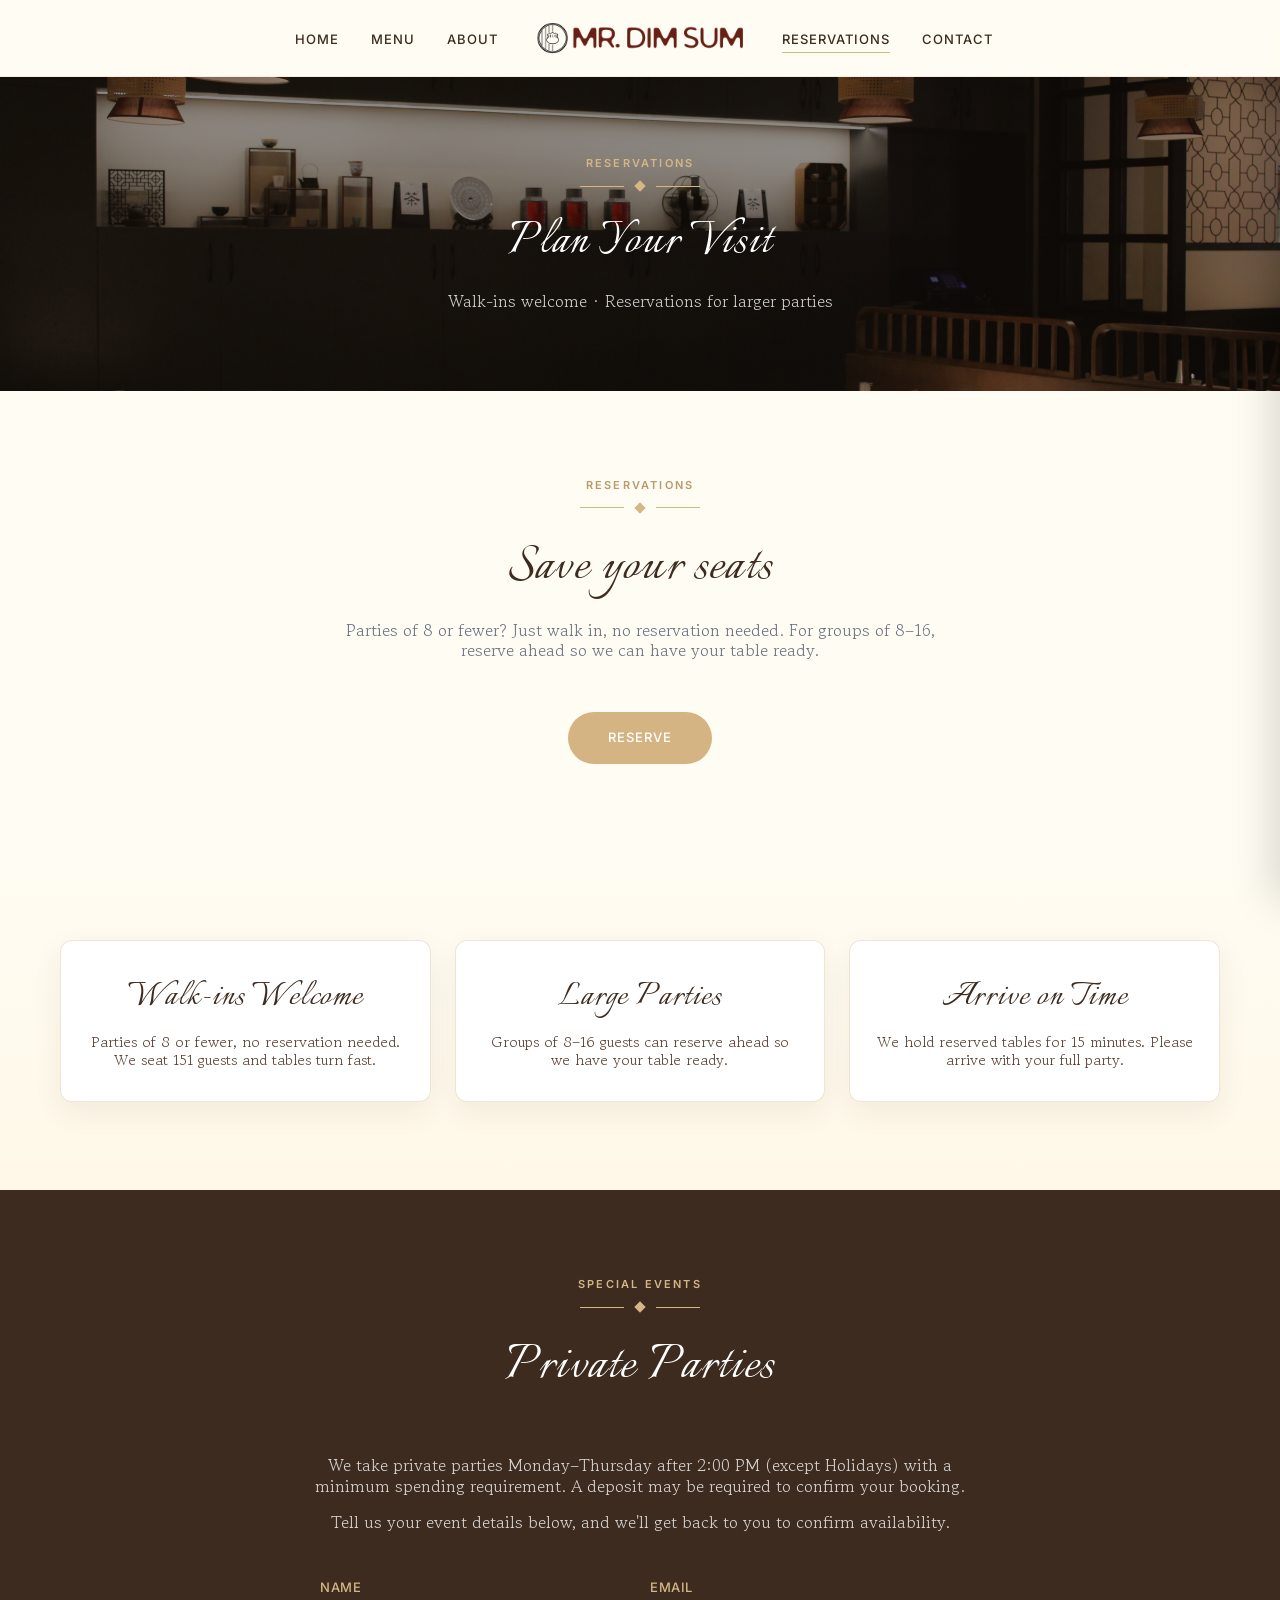
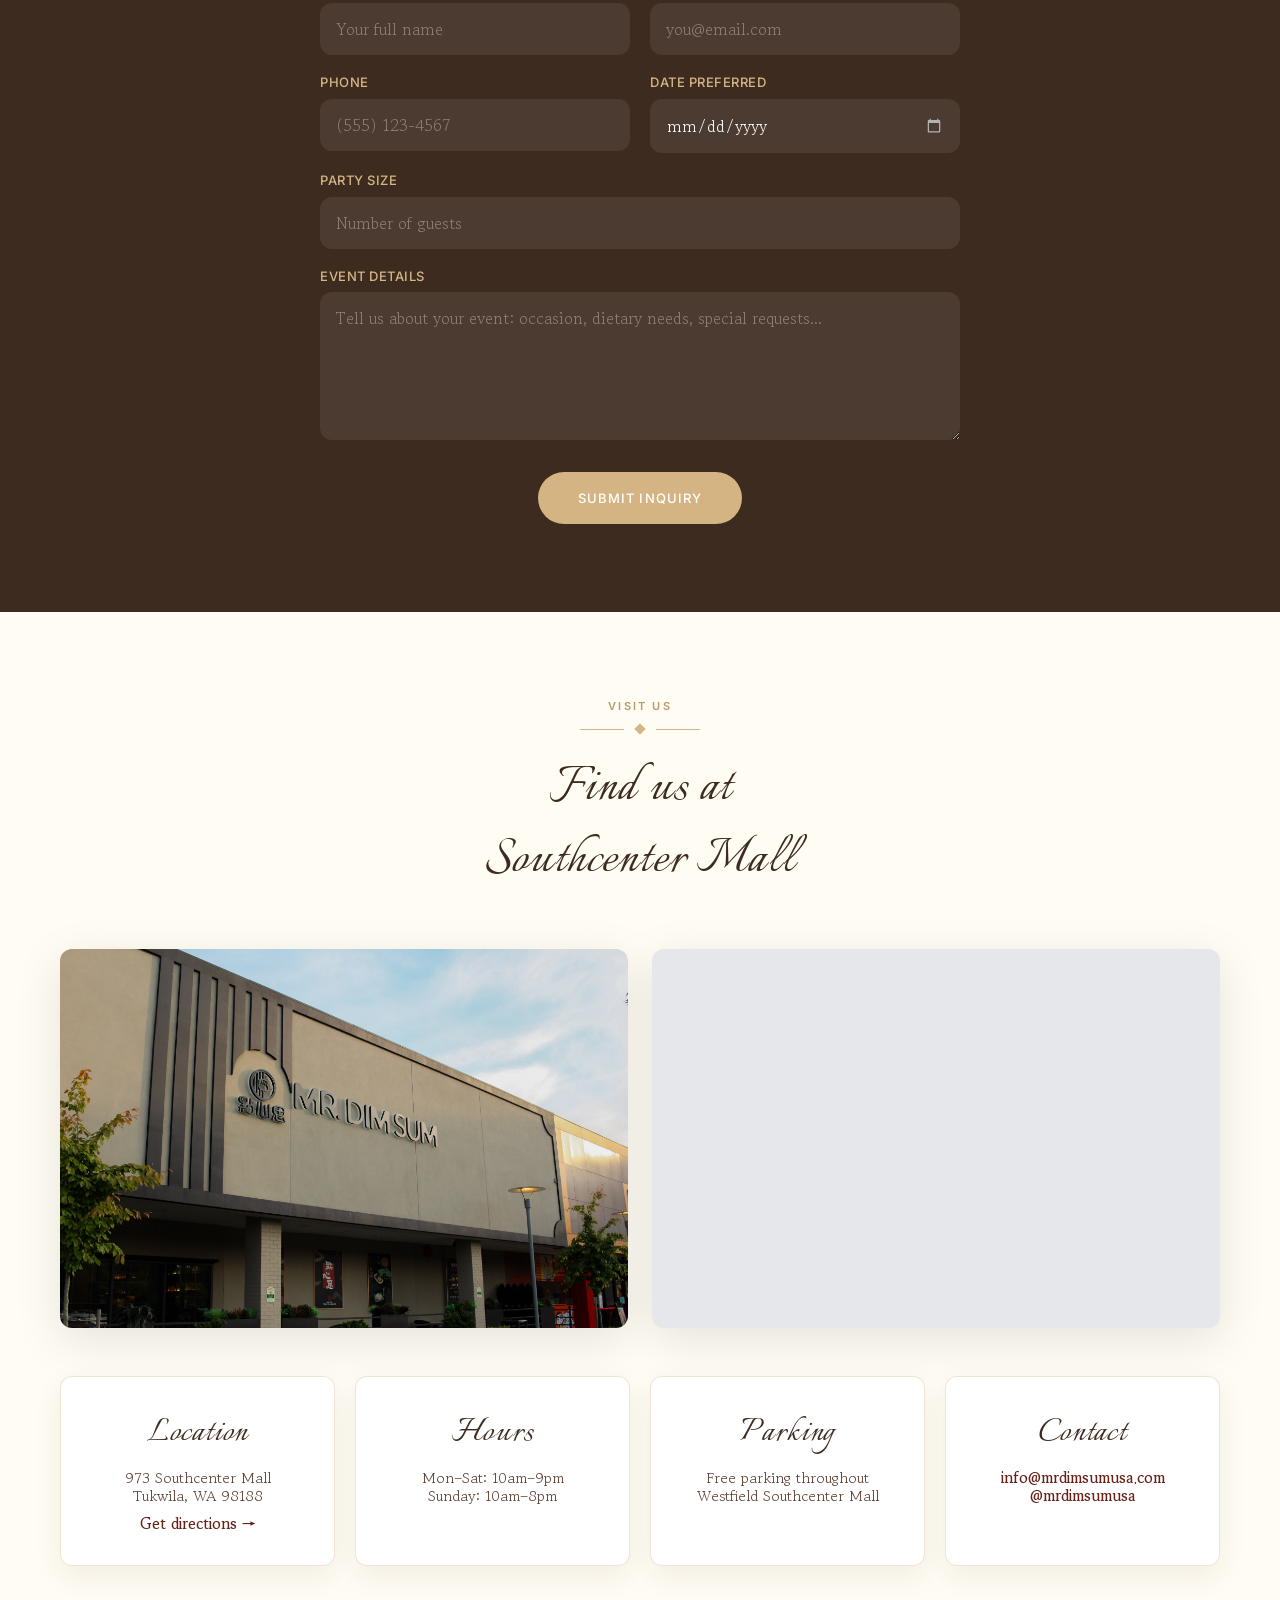
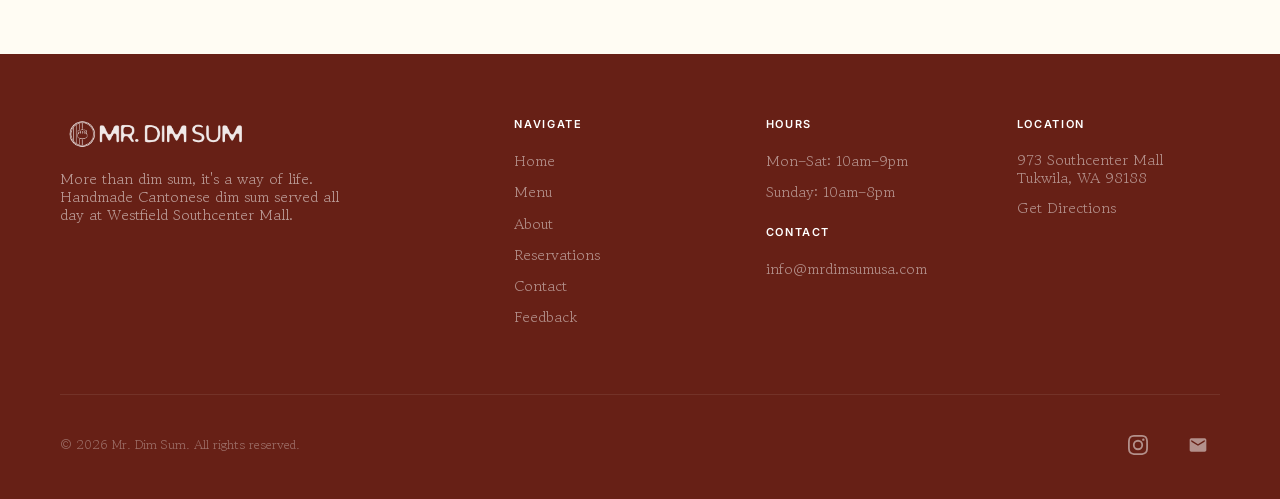
<file: reservations.html>
<!DOCTYPE html>
<html lang="en">
<head>
<meta charset="UTF-8">
<meta name="viewport" content="width=device-width, initial-scale=1.0">
<title>Reservations | Mr. Dim Sum | Book a Table in Tukwila, WA</title>
<meta name="description" content="Reserve a table at Mr. Dim Sum for parties of 8–16 guests. Walk-ins welcome for smaller groups. Private party inquiries available Monday–Thursday after 2 PM.">
<meta property="og:title" content="Reservations | Mr. Dim Sum | Book a Table">
<meta property="og:description" content="Reserve a table at Mr. Dim Sum. Walk-ins welcome for parties of 8 or fewer. Reservations available for groups of 8-16 guests.">
<meta property="og:image" content="pictures/MrDimSum_Photo_InteriorSeating_2025-05-21_v27.jpg">
<meta property="og:type" content="website">
<meta name="twitter:card" content="summary_large_image">
<link rel="preconnect" href="https://fonts.googleapis.com">
<link rel="preconnect" href="https://fonts.gstatic.com" crossorigin>
<link href="https://fonts.googleapis.com/css2?family=Italianno&family=Gowun+Batang:wght@400;700&family=Inter:wght@400;500;600&display=swap" rel="stylesheet">
<link rel="stylesheet" href="styles.css">
<script type="application/ld+json">
{
  "@context": "https://schema.org",
  "@type": "Restaurant",
  "name": "Mr. Dim Sum",
  "servesCuisine": "Cantonese",
  "priceRange": "$$",
  "acceptsReservations": "True",
  "address": {
    "@type": "PostalAddress",
    "streetAddress": "973 Southcenter Mall",
    "addressLocality": "Tukwila",
    "addressRegion": "WA",
    "postalCode": "98188",
    "addressCountry": "US"
  },
  "url": "https://www.mrdimsumusa.com",
  "email": "info@mrdimsumusa.com",
  "openingHoursSpecification": [
    {
      "@type": "OpeningHoursSpecification",
      "dayOfWeek": ["Monday","Tuesday","Wednesday","Thursday","Friday","Saturday"],
      "opens": "10:00",
      "closes": "21:00"
    },
    {
      "@type": "OpeningHoursSpecification",
      "dayOfWeek": "Sunday",
      "opens": "10:00",
      "closes": "20:00"
    }
  ]
}
</script>
<style>

/* HERO BANNER */
.page-hero {
  background: linear-gradient(rgba(26,18,12,0.5), rgba(26,18,12,0.5)), url('pictures/reservations-photo.jpg') center/cover no-repeat;
  padding: 80px 0;
  text-align: center;
}
.page-hero .section__label {
  color: var(--gold);
}
.page-hero .divider__line {
  background: var(--gold);
}
.page-hero .divider__diamond {
  background: var(--gold);
}
.page-hero__heading {
  font-family: var(--font-display); font-weight: 400;
  font-size: clamp(2.25rem, 5vw, 3.5rem);
  color: var(--white);
  line-height: 1.15;
  margin-bottom: 16px;
  letter-spacing: 0.02em;
  animation: fadeUp 1s ease both;
}
.page-hero__sub {
  font-family: var(--font-body);
  font-size: 1.05rem;
  color: rgba(255,255,255,0.8);
  line-height: 1.2;
  animation: fadeUp 1s ease 0.2s both;
}


/* INFO CARDS — 3 columns, matched to the home page cards */
/* Fade from the previous section's background (white) into this section's cream */
.info-section {
  background: linear-gradient(180deg, var(--warm-bg) 0%, var(--warm-bg-alt) 100%);
}

.info-cards {
  display: grid;
  grid-template-columns: repeat(3, 1fr);
  gap: 24px;
  margin-top: 0;
}

.info-card {
  background: var(--white);
  border-radius: 12px;
  padding: 32px 24px;
  text-align: center;
  border: 1px solid rgba(213,182,134,0.35);
  box-shadow: 0 10px 30px rgba(61,43,31,0.07);
}

.info-card__title {
  font-family: var(--font-display); font-weight: 400;
  font-size: 2.5rem;
  color: var(--brown);
  margin-bottom: 12px;
  letter-spacing: 0.02em;
}

.info-card__desc {
  font-family: var(--font-body);
  font-size: 0.9375rem;
  color: var(--brown-light);
  line-height: 1.2;
}

@media (max-width: 768px) {
  .info-cards { grid-template-columns: 1fr; gap: 16px; }
}

/* SPECIAL EVENTS — dark section */
.events-section {
  background: var(--brown);
  padding: 88px 0;
  color: var(--white);
}

.events-section .section__label {
  color: var(--gold);
}

.events-section .section__title {
  color: var(--white);
}

.events__content {
  max-width: 680px;
  margin: 0 auto 48px;
  text-align: center;
}
.events__content p {
  font-family: var(--font-body);
  color: rgba(255,255,255,0.8);
  font-size: 1.05rem;
  line-height: 1.2;
  margin-bottom: 16px;
}

/* EVENT INQUIRY FORM */
.inquiry-form {
  max-width: 640px;
  margin: 0 auto;
}

.inquiry-form__row {
  display: grid;
  grid-template-columns: 1fr 1fr;
  gap: 20px;
  margin-bottom: 20px;
}

.inquiry-form__group {
  display: flex;
  flex-direction: column;
}
.inquiry-form__group--full {
  grid-column: 1 / -1;
}

.inquiry-form__label {
  font-family: var(--font-ui);
  font-size: 0.8125rem;
  font-weight: 500;
  color: var(--gold);
  letter-spacing: 0.04em;
  margin-bottom: 8px;
  text-transform: uppercase;
}

.inquiry-form__input,
.inquiry-form__textarea {
  font-family: var(--font-body);
  font-size: 1rem;
  width: 100%;
  box-sizing: border-box;
  background: rgba(255,255,255,0.08);
  border-radius: 12px;
  padding: 14px 16px;
  color: var(--white);
  transition: border-color 0.3s ease, background 0.3s ease;
  outline: none;
}
.inquiry-form__input::placeholder,
.inquiry-form__textarea::placeholder {
  color: rgba(255,255,255,0.35);
}
.inquiry-form__input:focus,
.inquiry-form__textarea:focus {
  border-color: var(--gold);
  background: rgba(255,255,255,0.12);
}

.inquiry-form__textarea {
  resize: vertical;
  min-height: 120px;
}

/* Date and number input custom styling for dark bg */
.inquiry-form__input[type="date"]::-webkit-calendar-picker-indicator {
  filter: invert(0.7);
}

.inquiry-form__submit {
  text-align: center;
  margin-top: 32px;
}

.inquiry-form__error {
  font-family: var(--font-ui);
  font-size: 0.8125rem;
  color: var(--red);
  margin-top: 6px;
  display: none;
}
.inquiry-form__group.has-error .inquiry-form__input,
.inquiry-form__group.has-error .inquiry-form__textarea {
  border-color: var(--red);
}
.inquiry-form__group.has-error .inquiry-form__error {
  display: block;
}

@media (max-width: 640px) {
  .inquiry-form__row { grid-template-columns: 1fr; }
  .inquiry-form__group--full { grid-column: auto; }
}

/* VISIT — matches the home page */
.visit-top {
  display: grid;
  grid-template-columns: 1fr 1fr;
  gap: 24px;
  margin-bottom: 48px;
}
.visit-photo {
  border-radius: 12px;
  overflow: hidden;
  box-shadow: 0 12px 48px rgba(0,0,0,0.1);
}
.visit-photo img {
  width: 100%;
  height: 100%;
  object-fit: cover;
  display: block;
  transition: transform 0.8s var(--ease-out-expo);
}
.visit-photo:hover img { transform: scale(1.03); }

.visit-map {
  border-radius: 12px;
  overflow: hidden;
  background: var(--gray-200);
  box-shadow: 0 12px 48px rgba(0,0,0,0.1);
}
.visit-map iframe {
  width: 100%;
  height: 100%;
  border: 0;
  min-height: 300px;
}

.visit-cards {
  display: grid;
  grid-template-columns: repeat(4, 1fr);
  gap: 20px;
}
.visit-card {
  border-radius: 12px;
  background: var(--white);
  padding: 32px 24px;
  text-align: center;
  position: relative;
  border: 1px solid rgba(213,182,134,0.35);
  box-shadow: 0 10px 30px rgba(61,43,31,0.07);
  transition-property: opacity, transform, box-shadow, border-color;
  transition-duration: 0.8s;
  transition-timing-function: var(--ease-out-expo);
}
.visit-card:hover {
  transform: translateY(-4px);
  box-shadow: 0 18px 44px rgba(61,43,31,0.13);
  border-color: rgba(213,182,134,0.55);
  transition-duration: 0.4s;
  transition-delay: 0s;
}
.visit-card h3 {
  font-family: var(--font-display); font-weight: 400;
  font-size: 2.5rem;
  color: var(--brown);
  margin-bottom: 12px;
  letter-spacing: 0.02em;
}
.visit-card p, .visit-card address {
  font-family: var(--font-body);
  font-style: normal;
  color: var(--brown-light);
  line-height: 1.2;
  font-size: 0.9375rem;
}
.visit-card a {
  color: #672016;
  transition: color 0.3s;
  font-weight: 600;
}
.visit-card a:hover { color: var(--red-dark); text-decoration: underline; }

@media (max-width: 768px) {
  .visit-top { grid-template-columns: 1fr; }
  .visit-cards { grid-template-columns: 1fr 1fr; }
  .visit-map iframe { min-height: 240px; }
}
@media (max-width: 480px) {
  .visit-cards { grid-template-columns: 1fr; }
}


/* MOBILE RESPONSIVE */
@media (max-width: 768px) {
  .section { padding: 64px 0; }
  .events-section { padding: 64px 0; }
  /* Darker hero overlay for readability */
  .page-hero {
    padding: 60px 0 52px;
    background: linear-gradient(rgba(26,18,12,0.65), rgba(26,18,12,0.65)), url('pictures/reservations-photo.jpg') center/cover no-repeat;
  }
  .page-hero__heading { font-size: 2.5rem; }
  .page-hero__sub { font-size: 14px; }
  .section__header { margin-bottom: 40px; }
  .section__title { font-size: 2.5rem; }
  /* Section body: warm body color (not grey), 14px */
  .section__desc { font-size: 0.875rem; color: var(--brown-light); }
  .events__content p { font-size: 14px; }
  /* More breathing room above the Reserve button + match home button length */
  .reserve-cta { margin-top: 24px; }
  .reserve-cta .btn { width: 240px; justify-content: center; }

  /* Info + Visit cards → de-carded hairline info list (matches home) */
  .info-cards, .visit-cards { grid-template-columns: 1fr; gap: 0; }
  .info-card, .visit-card {
    background: transparent; border: none; border-radius: 0; box-shadow: none;
    border-bottom: 1px solid rgba(213,182,134,0.35);
    padding: 16px 2px; text-align: left;
  }
  .info-card:last-child, .visit-card:last-child { border-bottom: none; }
  .visit-card:hover { transform: none; box-shadow: none; }
  .info-card__title, .visit-card h3 {
    font-family: var(--font-ui); font-size: 11px; font-weight: 600;
    letter-spacing: 0.12em; text-transform: uppercase; color: var(--gold-dark);
    margin-bottom: 6px;
  }
  .info-card__desc, .visit-card p, .visit-card address { font-size: 14px; }
  .back-to-top {
    bottom: calc(20px + env(safe-area-inset-bottom, 0px));
    right: 20px;
  }
}

</style>
</head>

<body>

<!-- NAV -->
<nav class="nav" role="navigation" aria-label="Main navigation">
  <div class="nav__inner">
    <ul class="nav__links-left">
      <li><a href="index.html">Home</a></li>
      <li><a href="menu.html">Menu</a></li>
      <li><a href="about.html">About</a></li>
    </ul>
    <a href="index.html" class="nav__logo" aria-label="Mr. Dim Sum, Home">
      <img src="pictures/mrdimsum-logo.png" alt="Mr. Dim Sum" class="nav__logo-img">
    </a>
    <ul class="nav__links-right">
      <li><a href="reservations.html" class="is-active">Reservations</a></li>
      <li><a href="contact.html">Contact</a></li>
    </ul>
    <button class="nav__hamburger" aria-label="Open menu" aria-expanded="false" onclick="toggleMenu()">
      <div class="nav__hamburger-lines">
        <span></span>
        <span></span>
        <span></span>
      </div>
    </button>
  </div>
</nav>
<div class="nav__mobile-overlay" id="mobileOverlay" onclick="closeMenu()"></div>
<div class="nav__mobile-menu" id="mobileMenu">
  <a href="index.html" onclick="closeMenu()">Home</a>
  <a href="menu.html" onclick="closeMenu()">Menu</a>
  <a href="about.html" onclick="closeMenu()">About</a>
  <a href="reservations.html" class="is-active" onclick="closeMenu()">Reservations</a>
  <a href="contact.html" onclick="closeMenu()">Contact</a>
</div>

<!-- HERO BANNER -->
<section class="page-hero">
  <div class="container">
    <p class="section__label reveal">RESERVATIONS</p>
    <div class="divider reveal"><span class="divider__line"></span><span class="divider__diamond"></span><span class="divider__line"></span></div>
    <h1 class="page-hero__heading">Plan Your Visit</h1>
    <p class="page-hero__sub">Walk-ins welcome &middot; Reservations for larger parties</p>
  </div>
</section>

<!-- BOOK A TABLE -->
<section class="section" id="book">
  <div class="container">
    <div class="section__header reveal">
      <p class="section__label">Reservations</p>
      <div class="divider"><span class="divider__line"></span><span class="divider__diamond"></span><span class="divider__line"></span></div>
      <h2 class="section__title">Save your seats</h2>
      <p class="section__desc">Parties of 8 or fewer? Just walk in, no reservation needed. For groups of 8–16, reserve ahead so we can have your table ready.</p>
    </div>
    <div class="reveal reserve-cta" style="text-align:center;">
      <a href="https://www.yelp.com/reservations/mr-dim-sum-tukwila-3" target="_blank" rel="noopener" class="btn btn--gold">Reserve</a>
    </div>
  </div>
</section>

<!-- QUICK INFO CARDS -->
<section class="section section--alt info-section">
  <div class="container">
    <div class="info-cards">
      <div class="info-card reveal reveal-delay-1">
        <h3 class="info-card__title">Walk-ins Welcome</h3>
        <p class="info-card__desc">Parties of 8 or fewer, no reservation needed. We seat 151 guests and tables turn fast.</p>
      </div>
      <div class="info-card reveal reveal-delay-2">
        <h3 class="info-card__title">Large Parties</h3>
        <p class="info-card__desc">Groups of 8&ndash;16 guests can reserve ahead so we have your table ready.</p>
      </div>
      <div class="info-card reveal reveal-delay-3">
        <h3 class="info-card__title">Arrive on Time</h3>
        <p class="info-card__desc">We hold reserved tables for 15 minutes. Please arrive with your full party.</p>
      </div>
    </div>
  </div>
</section>

<!-- SPECIAL EVENTS & INQUIRY FORM -->
<section class="events-section" id="events">
  <div class="container">
    <div class="section__header reveal">
      <p class="section__label">Special Events</p>
      <div class="divider"><span class="divider__line"></span><span class="divider__diamond"></span><span class="divider__line"></span></div>
      <h2 class="section__title">Private Parties</h2>
    </div>
    <div class="events__content reveal">
      <p>We take private parties Monday&ndash;Thursday after 2:00 PM (except Holidays) with a minimum spending requirement. A deposit may be required to confirm your booking.</p>
      <p>Tell us your event details below, and we'll get back to you to confirm availability.</p>
    </div>

    <!-- EVENT INQUIRY FORM -->
    <form class="inquiry-form reveal" id="inquiryForm" action="mailto:info@mrdimsumusa.com" method="POST" enctype="text/plain" novalidate>
      <div class="inquiry-form__row">
        <div class="inquiry-form__group">
          <label class="inquiry-form__label" for="inquiry-name">Name</label>
          <input class="inquiry-form__input" type="text" id="inquiry-name" name="name" placeholder="Your full name" required>
          <span class="inquiry-form__error">Please enter your name.</span>
        </div>
        <div class="inquiry-form__group">
          <label class="inquiry-form__label" for="inquiry-email">Email</label>
          <input class="inquiry-form__input" type="email" id="inquiry-email" name="email" placeholder="you@email.com" required>
          <span class="inquiry-form__error">Please enter a valid email.</span>
        </div>
      </div>
      <div class="inquiry-form__row">
        <div class="inquiry-form__group">
          <label class="inquiry-form__label" for="inquiry-phone">Phone</label>
          <input class="inquiry-form__input" type="tel" id="inquiry-phone" name="phone" placeholder="(555) 123-4567">
          <span class="inquiry-form__error">Please enter a phone number.</span>
        </div>
        <div class="inquiry-form__group">
          <label class="inquiry-form__label" for="inquiry-date">Date Preferred</label>
          <input class="inquiry-form__input" type="date" id="inquiry-date" name="date" required>
          <span class="inquiry-form__error">Please select a date.</span>
        </div>
      </div>
      <div class="inquiry-form__row">
        <div class="inquiry-form__group inquiry-form__group--full">
          <label class="inquiry-form__label" for="inquiry-size">Party Size</label>
          <input class="inquiry-form__input" type="number" id="inquiry-size" name="party_size" placeholder="Number of guests" min="1" max="100" required>
          <span class="inquiry-form__error">Please enter the party size.</span>
        </div>
      </div>
      <div class="inquiry-form__row">
        <div class="inquiry-form__group inquiry-form__group--full">
          <label class="inquiry-form__label" for="inquiry-details">Event Details</label>
          <textarea class="inquiry-form__textarea" id="inquiry-details" name="details" placeholder="Tell us about your event: occasion, dietary needs, special requests..." rows="5"></textarea>
        </div>
      </div>
      <div class="inquiry-form__submit">
        <button type="submit" class="btn btn--gold">Submit Inquiry</button>
      </div>
    </form>
  </div>
</section>

<!-- HOURS & LOCATION -->
<section class="section" id="visit">
  <div class="container">
    <div class="section__header reveal">
      <p class="section__label">Visit us</p>
      <div class="divider"><span class="divider__line"></span><span class="divider__diamond"></span><span class="divider__line"></span></div>
      <h2 class="section__title">Find us at<br>Southcenter Mall</h2>
    </div>
    <div class="visit-top reveal">
      <div class="visit-photo">
        <img src="pictures/visit-us-photo-1.jpg" alt="The Mr. Dim Sum storefront at Westfield Southcenter Mall" loading="lazy">
      </div>
      <div class="visit-map">
        <iframe
          src="https://www.google.com/maps/embed?pb=!1m18!1m12!1m3!1d2697.5!2d-122.2561!3d47.4595!2m3!1f0!2f0!3f0!3m2!1i1024!2i768!4f13.1!3m3!1m2!1s0x0%3A0x0!2zNDfCsDI3JzM0LjIiTiAxMjLCsDE1JzIxLjgiVw!5e0!3m2!1sen!2sus!4v1"
          allowfullscreen=""
          loading="lazy"
          referrerpolicy="no-referrer-when-downgrade"
          title="Map showing Mr. Dim Sum location at Westfield Southcenter Mall, Tukwila WA">
        </iframe>
      </div>
    </div>
    <div class="visit-cards">
      <div class="visit-card reveal reveal-delay-1">
        <h3>Location</h3>
        <address>973 Southcenter Mall<br>Tukwila, WA 98188</address>
        <p style="margin-top:10px"><a href="https://maps.google.com/?q=973+Southcenter+Mall+Tukwila+WA+98188" target="_blank" rel="noopener">Get directions &rarr;</a></p>
      </div>
      <div class="visit-card reveal reveal-delay-2">
        <h3>Hours</h3>
        <p>Mon&ndash;Sat: 10am&ndash;9pm<br>Sunday: 10am&ndash;8pm</p>
      </div>
      <div class="visit-card reveal reveal-delay-3">
        <h3>Parking</h3>
        <p>Free parking throughout Westfield Southcenter Mall</p>
      </div>
      <div class="visit-card reveal reveal-delay-4">
        <h3>Contact</h3>
        <p><a href="mailto:info@mrdimsumusa.com">info@mrdimsumusa.com</a><br><a href="https://instagram.com/mrdimsumusa" target="_blank" rel="noopener">@mrdimsumusa</a></p>
      </div>
    </div>
  </div>
</section>

<!-- FOOTER -->
<footer class="footer">
  <div class="container">
    <div class="footer__grid">
      <div class="footer__brand">
        <img src="pictures/mrdimsum-logo.png" alt="Mr. Dim Sum" class="footer__brand-logo">
        <p>More than dim sum, it's a way of life. Handmade Cantonese dim sum served all day at Westfield Southcenter Mall.</p>
      </div>
      <div>
        <h4>Navigate</h4>
        <ul>
          <li><a href="index.html">Home</a></li>
          <li><a href="menu.html">Menu</a></li>
          <li><a href="about.html">About</a></li>
          <li><a href="reservations.html">Reservations</a></li>
          <li><a href="contact.html">Contact</a></li>
          <li><a href="feedback.html">Feedback</a></li>
        </ul>
      </div>
      <div>
        <h4>Hours</h4>
        <ul>
          <li><a href="#visit">Mon&ndash;Sat: 10am&ndash;9pm</a></li>
          <li><a href="#visit">Sunday: 10am&ndash;8pm</a></li>
        </ul>
        <h4 style="margin-top:24px;">Contact</h4>
        <ul>
          <li><a href="mailto:info@mrdimsumusa.com">info@mrdimsumusa.com</a></li>
        </ul>
      </div>
      <div>
        <h4>Location</h4>
        <address>
          973 Southcenter Mall<br>
          Tukwila, WA 98188
        </address>
        <p style="margin-top:12px;font-size:0.875rem"><a href="https://maps.google.com/?q=973+Southcenter+Mall+Tukwila+WA+98188" target="_blank" rel="noopener">Get Directions</a></p>
      </div>
    </div>
    <div class="footer__bottom">
      <span>&copy; 2026 Mr. Dim Sum. All rights reserved.</span>
      <div class="footer__socials">
        <a href="https://instagram.com/mrdimsumusa" target="_blank" rel="noopener" aria-label="Follow Mr. Dim Sum on Instagram">
          <svg viewBox="0 0 24 24"><path d="M12 2.163c3.204 0 3.584.012 4.85.07 3.252.148 4.771 1.691 4.919 4.919.058 1.265.069 1.645.069 4.849 0 3.205-.012 3.584-.069 4.849-.149 3.225-1.664 4.771-4.919 4.919-1.266.058-1.644.07-4.85.07-3.204 0-3.584-.012-4.849-.07-3.26-.149-4.771-1.699-4.919-4.92-.058-1.265-.07-1.644-.07-4.849 0-3.204.013-3.583.07-4.849.149-3.227 1.664-4.771 4.919-4.919 1.266-.057 1.645-.069 4.849-.069zM12 0C8.741 0 8.333.014 7.053.072 2.695.272.273 2.69.073 7.052.014 8.333 0 8.741 0 12c0 3.259.014 3.668.072 4.948.2 4.358 2.618 6.78 6.98 6.98C8.333 23.986 8.741 24 12 24c3.259 0 3.668-.014 4.948-.072 4.354-.2 6.782-2.618 6.979-6.98.059-1.28.073-1.689.073-4.948 0-3.259-.014-3.667-.072-4.947-.196-4.354-2.617-6.78-6.979-6.98C15.668.014 15.259 0 12 0zm0 5.838a6.162 6.162 0 100 12.324 6.162 6.162 0 000-12.324zM12 16a4 4 0 110-8 4 4 0 010 8zm6.406-11.845a1.44 1.44 0 100 2.881 1.44 1.44 0 000-2.881z"/></svg>
        </a>
        <a href="mailto:info@mrdimsumusa.com" aria-label="Email Mr. Dim Sum">
          <svg viewBox="0 0 24 24"><path d="M20 4H4c-1.1 0-2 .9-2 2v12c0 1.1.9 2 2 2h16c1.1 0 2-.9 2-2V6c0-1.1-.9-2-2-2zm0 4l-8 5-8-5V6l8 5 8-5v2z"/></svg>
        </a>
      </div>
    </div>
  </div>
</footer>

<!-- BACK TO TOP -->
<button class="back-to-top" id="backToTop" aria-label="Back to top" onclick="window.scrollTo({top:0,behavior:'smooth'})">
  <svg viewBox="0 0 24 24"><polyline points="18 15 12 9 6 15"/></svg>
</button>

<script>
// Mobile menu
function toggleMenu() {
  const menu = document.getElementById('mobileMenu');
  const overlay = document.getElementById('mobileOverlay');
  const btn = document.querySelector('.nav__hamburger');
  const isOpen = menu.classList.contains('is-open');

  if (isOpen) {
    closeMenu();
  } else {
    menu.classList.add('is-open');
    overlay.classList.add('is-open');
    btn.classList.add('is-active');
    btn.setAttribute('aria-expanded', 'true');
    btn.setAttribute('aria-label', 'Close menu');
    document.body.style.overflow = 'hidden';
  }
}

function closeMenu() {
  const menu = document.getElementById('mobileMenu');
  const overlay = document.getElementById('mobileOverlay');
  const btn = document.querySelector('.nav__hamburger');
  menu.classList.remove('is-open');
  overlay.classList.remove('is-open');
  btn.classList.remove('is-active');
  btn.setAttribute('aria-expanded', 'false');
  btn.setAttribute('aria-label', 'Open menu');
  document.body.style.overflow = '';
}

// Escape key closes menu
document.addEventListener('keydown', function(e) {
  if (e.key === 'Escape') closeMenu();
});

// Scroll-triggered reveal animations with fallback
const revealEls = document.querySelectorAll('.reveal, .reveal-left, .reveal-right');

const observer = new IntersectionObserver((entries) => {
  entries.forEach(entry => {
    if (entry.isIntersecting) {
      entry.target.classList.add('is-visible');
      observer.unobserve(entry.target);
    }
  });
}, {
  threshold: 0,
  rootMargin: '0px 0px 80px 0px'
});

revealEls.forEach(el => observer.observe(el));

// Scroll fallback
function revealFallback() {
  revealEls.forEach(el => {
    if (!el.classList.contains('is-visible')) {
      const rect = el.getBoundingClientRect();
      if (rect.top < window.innerHeight + 80) {
        el.classList.add('is-visible');
      }
    }
  });
}
window.addEventListener('scroll', revealFallback, { passive: true });
revealFallback();

// Back to top button
const backToTopBtn = document.getElementById('backToTop');
let ticking = false;

window.addEventListener('scroll', function() {
  if (!ticking) {
    window.requestAnimationFrame(function() {
      if (window.scrollY > 500) {
        backToTopBtn.classList.add('is-visible');
      } else {
        backToTopBtn.classList.remove('is-visible');
      }
      ticking = false;
    });
    ticking = true;
  }
}, { passive: true });

// Basic form validation
const form = document.getElementById('inquiryForm');
if (form) {
  form.addEventListener('submit', function(e) {
    let valid = true;
    const requiredFields = form.querySelectorAll('[required]');

    // Clear previous errors
    form.querySelectorAll('.inquiry-form__group').forEach(g => g.classList.remove('has-error'));

    requiredFields.forEach(field => {
      const group = field.closest('.inquiry-form__group');
      let fieldValid = true;

      if (!field.value.trim()) {
        fieldValid = false;
      }

      if (field.type === 'email' && field.value.trim()) {
        const emailPattern = /^[^\s@]+@[^\s@]+\.[^\s@]+$/;
        if (!emailPattern.test(field.value.trim())) {
          fieldValid = false;
        }
      }

      if (!fieldValid) {
        valid = false;
        if (group) group.classList.add('has-error');
      }
    });

    if (!valid) {
      e.preventDefault();
      // Focus first error field
      const firstError = form.querySelector('.has-error .inquiry-form__input, .has-error .inquiry-form__textarea');
      if (firstError) firstError.focus();
    }
  });
}
</script>

</body>
</html>
</file>
<file: styles.css>
/* ============================================================
   Mr. Dim Sum — shared styles
   Single source of truth for the common core used by every page:
   tokens, base type, nav, buttons, section system, dividers,
   reveal animations, footer, back-to-top, utilities.
   Page-specific rules remain inline in each HTML file.
   ============================================================ */

*, *::before, *::after { margin: 0; padding: 0; box-sizing: border-box; }
input, textarea, select, button { border: none; }

:root {
  --red: #C41E24;
  --red-dark: #9E181D;
  --gold: #d5b686;
  --gold-dark: #b89b6a;
  --gold-light: #F5E6C4;
  --warm-bg: #FFFCF3;
  --warm-bg-alt: #FFF8E8;
  --hairline: 1px solid rgba(213,182,134,0.2);
  --charcoal: #1A1A1A;
  --brown: #3D2B1F;
  --brown-light: #5C4033;
  --gray-700: #374151;
  --gray-500: #6B7280;
  --gray-300: #D1D5DB;
  --gray-200: #E5E7EB;
  --white: #FFFFFF;
  --font-display: 'Italianno', cursive;
  --font-body: 'Gowun Batang', Georgia, serif;
  --font-ui: 'Inter', system-ui, -apple-system, sans-serif;
  --nav-height: 76px;
  --ease-out-expo: cubic-bezier(0.16, 1, 0.3, 1);
}

::selection { background: var(--gold); color: var(--brown); }
::-moz-selection { background: var(--gold); color: var(--brown); }

html { scroll-behavior: smooth; scroll-padding-top: 80px; }

body {
  font-family: var(--font-body);
  color: var(--charcoal);
  background: var(--warm-bg);
  line-height: 1.2;
  -webkit-font-smoothing: antialiased;
  overflow-x: hidden;
}

img { max-width: 100%; height: auto; display: block; }
a { text-decoration: none; color: inherit; }

a:focus-visible,
button:focus-visible,
.btn:focus-visible {
  outline: 2px solid var(--gold);
  outline-offset: 3px;
  border-radius: 2px;
}

.container { width: 100%; max-width: 1200px; margin: 0 auto; padding: 0 20px; }

/* ANIMATIONS */
@keyframes fadeUp {
  from { opacity: 0; transform: translateY(30px); }
  to { opacity: 1; transform: translateY(0); }
}
@keyframes fadeIn {
  from { opacity: 0; }
  to { opacity: 1; }
}
@keyframes float {
  0%, 100% { transform: translateY(0); }
  50% { transform: translateY(-6px); }
}
@keyframes navFadeIn {
  from { opacity: 0; transform: translateY(-10px); }
  to { opacity: 1; transform: translateY(0); }
}

/* REVEAL ANIMATIONS */
.reveal {
  opacity: 0;
  transform: translateY(20px);
  transition: opacity 0.7s cubic-bezier(0.25, 0.46, 0.45, 0.94), transform 0.7s cubic-bezier(0.25, 0.46, 0.45, 0.94);
}
.reveal.is-visible { opacity: 1; transform: translateY(0); }
.reveal-delay-1 { transition-delay: 0.1s; }
.reveal-delay-2 { transition-delay: 0.2s; }
.reveal-delay-3 { transition-delay: 0.3s; }
.reveal-delay-4 { transition-delay: 0.4s; }

.reveal-left {
  opacity: 0;
  transform: translateX(-30px);
  transition: opacity 0.7s cubic-bezier(0.25, 0.46, 0.45, 0.94), transform 0.7s cubic-bezier(0.25, 0.46, 0.45, 0.94);
}
.reveal-left.is-visible { opacity: 1; transform: translateX(0); }

.reveal-right {
  opacity: 0;
  transform: translateX(30px);
  transition: opacity 0.7s cubic-bezier(0.25, 0.46, 0.45, 0.94), transform 0.7s cubic-bezier(0.25, 0.46, 0.45, 0.94);
}
.reveal-right.is-visible { opacity: 1; transform: translateX(0); }

/* NAV */
.nav {
  position: sticky;
  top: 0;
  z-index: 100;
  background: rgba(255,252,243,0.97);
  backdrop-filter: blur(12px);
  -webkit-backdrop-filter: blur(12px);
  animation: navFadeIn 0.8s ease both;
  border-bottom: var(--hairline);
}

.nav__inner {
  display: grid;
  grid-template-columns: 1fr auto 1fr;
  align-items: center;
  height: var(--nav-height);
  max-width: 1200px;
  margin: 0 auto;
  padding: 0 24px;
}

.nav__links-left,
.nav__links-right {
  display: flex;
  list-style: none;
  gap: 32px;
}
.nav__links-left { justify-content: flex-end; }
.nav__links-right { justify-content: flex-start; }

.nav__links-left a,
.nav__links-right a {
  font-family: var(--font-ui);
  font-size: 0.8125rem;
  font-weight: 500;
  color: var(--brown);
  letter-spacing: 0.08em;
  text-transform: uppercase;
  transition: color 0.3s, opacity 0.3s;
  position: relative;
  padding-bottom: 2px;
}
.nav__links-left a::after,
.nav__links-right a::after {
  content: '';
  position: absolute;
  bottom: -4px;
  left: 0;
  width: 0;
  height: 1px;
  background: var(--gold);
  transition: width 0.4s var(--ease-out-expo);
}
.nav__links-left a:hover::after,
.nav__links-right a:hover::after {
  width: 100%;
}
.nav__links-left a:hover,
.nav__links-right a:hover { opacity: 0.7; }

/* Active nav link */
.nav__links-left a.is-active,
.nav__links-right a.is-active {
  color: var(--brown);
}
.nav__links-left a.is-active::after,
.nav__links-right a.is-active::after {
  width: 100%;
}

.nav__logo {
  justify-self: center;
  padding: 0 28px;
}
.nav__logo-img {
  height: 38px;
  width: auto;
}

/* HAMBURGER */
.nav__hamburger {
  display: none;
  background: none;
  border: none;
  cursor: pointer;
  padding: 8px;
  justify-self: end;
  min-width: 44px;
  min-height: 44px;
  align-items: center;
  justify-content: center;
  -webkit-tap-highlight-color: transparent;
}
.nav__hamburger-lines {
  width: 22px;
  height: 16px;
  position: relative;
  display: flex;
  flex-direction: column;
  justify-content: space-between;
}
.nav__hamburger-lines span {
  display: block;
  width: 100%;
  height: 1.5px;
  background: var(--brown);
  border-radius: 2px;
  transition: transform 0.4s var(--ease-out-expo), opacity 0.3s ease;
  transform-origin: center;
}
.nav__hamburger.is-active .nav__hamburger-lines span:nth-child(1) { transform: translateY(7px) rotate(45deg); }
.nav__hamburger.is-active .nav__hamburger-lines span:nth-child(2) { opacity: 0; }
.nav__hamburger.is-active .nav__hamburger-lines span:nth-child(3) { transform: translateY(-7px) rotate(-45deg); }

/* MOBILE MENU */
.nav__mobile-overlay {
  display: none;
  position: fixed;
  inset: 0;
  background: rgba(26,26,26,0.6);
  z-index: 98;
  opacity: 0;
  transition: opacity 0.4s ease;
}
.nav__mobile-overlay.is-open { display: block; opacity: 1; }

.nav__mobile-menu {
  position: fixed;
  top: 0; right: 0; bottom: 0;
  width: 320px;
  max-width: 85vw;
  background: var(--warm-bg);
  z-index: 99;
  padding: 100px 40px 40px;
  transform: translateX(100%);
  transition: transform 0.5s var(--ease-out-expo);
  display: flex;
  flex-direction: column;
  box-shadow: -8px 0 40px rgba(0,0,0,0.15);
  overflow-y: auto;
}
.nav__mobile-menu.is-open { transform: translateX(0); }
.nav__mobile-menu a {
  display: flex;
  align-items: center;
  padding: 20px 0;
  font-family: var(--font-ui);
  font-size: 0.9375rem;
  font-weight: 500;
  color: var(--brown);
  text-transform: uppercase;
  letter-spacing: 0.1em;
  border-bottom: var(--hairline);
  transition: color 0.3s, padding-left 0.3s;
  min-height: 44px;
}
.nav__mobile-menu a:hover, .nav__mobile-menu a:active {
  color: var(--red);
  padding-left: 12px;
}
.nav__mobile-menu a.is-active {
  color: var(--red);
}

@media (max-width: 768px) {
  .nav__inner {
    grid-template-columns: 1fr auto auto;
    height: 64px;
  }
  .nav__links-left, .nav__links-right { display: none; }
  .nav__logo { justify-self: start; padding: 0; }
  .nav__hamburger { display: flex; }
  .nav__logo-img { height: 28px; }
}

/* BTN */
.btn {
  display: inline-flex;
  align-items: center;
  gap: 8px;
  font-family: var(--font-ui);
  font-size: 0.8125rem;
  font-weight: 500;
  padding: 16px 40px;
  border-radius: 999px;
  border: none;
  cursor: pointer;
  letter-spacing: 0.08em;
  text-transform: uppercase;
  transition: all 0.4s var(--ease-out-expo);
  min-height: 52px;
  position: relative;
}
.btn:active { transform: scale(0.97); }

.btn--gold {
  background: #D4B483;
  color: #fff;
}
.btn--gold:hover {
  background: #C29C62;
  color: #fff;
  transform: translateY(-2px);
}

/* SECTION SHARED */
.section { padding: 88px 0; }
.section--alt { background: var(--warm-bg-alt); }

.section__header {
  text-align: center;
  max-width: 600px;
  margin: 0 auto 52px;
}

.section__label {
  font-family: var(--font-ui);
  font-size: 0.6875rem;
  font-weight: 600;
  letter-spacing: 0.2em;
  text-transform: uppercase;
  color: var(--gold-dark);
  margin-bottom: 12px;
}

.section__title {
  font-family: var(--font-display); font-weight: 400;
  font-size: clamp(2.75rem, 5vw, 3.75rem);
  margin-bottom: 16px;
  line-height: 1.2;
  color: var(--brown);
  letter-spacing: 0.02em;
}

.section__desc {
  font-family: var(--font-body);
  color: var(--gray-500);
  font-size: 1.05rem;
  line-height: 1.2;
}

/* DECORATIVE DIVIDER */
.divider {
  display: flex;
  align-items: center;
  justify-content: center;
  gap: 12px;
  margin: 0 auto 20px;
  width: 120px;
}
.divider__line {
  flex: 1;
  height: 1px;
  background: var(--gold);
}
.divider__diamond {
  width: 8px;
  height: 8px;
  background: var(--gold);
  transform: rotate(45deg);
  flex-shrink: 0;
  animation: float 4s ease-in-out infinite;
}

.footer {
  background: #672016;
  color: rgba(255,255,255,0.7);
  padding: 64px 0 32px;
}

.footer__grid {
  display: grid;
  grid-template-columns: 2fr 1fr 1fr 1fr;
  gap: 48px;
  margin-bottom: 56px;
}

.footer__brand-logo {
  height: 32px;
  width: auto;
  margin-bottom: 20px;
  opacity: 0.9;
  filter: brightness(0) invert(1);
}
.footer__brand p {
  font-family: var(--font-body);
  font-size: 0.9375rem;
  line-height: 1.2;
  color: rgba(255,255,255,0.55);
  max-width: 280px;
}

.footer h4 {
  color: var(--white);
  font-family: var(--font-ui);
  font-size: 0.6875rem;
  font-weight: 600;
  letter-spacing: 0.15em;
  text-transform: uppercase;
  margin-bottom: 20px;
}

.footer ul { list-style: none; }
.footer li { margin-bottom: 12px; }
.footer a {
  font-family: var(--font-body);
  font-size: 0.9375rem;
  color: rgba(255,255,255,0.5);
  transition: color 0.3s;
  position: relative;
}
.footer a:hover { color: var(--white); }

.footer__grid a::after {
  content: '';
  position: absolute;
  bottom: -2px;
  left: 0;
  width: 0;
  height: 1px;
  background: var(--gold);
  transition: width 0.3s ease;
}
.footer__grid a:hover::after { width: 100%; }

.footer address {
  font-family: var(--font-body);
  font-style: normal;
  font-size: 0.9375rem;
  line-height: 1.2;
  color: rgba(255,255,255,0.5);
}

.footer__bottom {
  border-top: 1px solid rgba(255,255,255,0.08);
  padding-top: 28px;
  display: flex;
  justify-content: space-between;
  align-items: center;
  flex-wrap: wrap;
  gap: 12px;
  font-size: 0.8125rem;
  color: rgba(255,255,255,0.35);
}

.footer__socials { display: flex; gap: 16px; }
.footer__socials a {
  display: flex;
  padding: 4px;
  min-width: 44px;
  min-height: 44px;
  align-items: center;
  justify-content: center;
  transition: transform 0.3s ease;
}
.footer__socials a:hover { transform: translateY(-2px); }
.footer__socials a::after { display: none; }
.footer__socials svg { width: 20px; height: 20px; fill: rgba(255,255,255,0.5); transition: fill 0.2s; }
.footer__socials a:hover svg { fill: var(--white); }

@media (max-width: 768px) {
  /* Mobile typography (placed after base rules so it wins the cascade) */
  body { font-size: 14px; }
  .section__label { font-size: 10px; }
  .section__desc { font-size: 14px; }
  .section__title { font-size: 2.5rem; }

  /* Wider side gutter */
  .container { padding-left: 32px; padding-right: 32px; }

  .footer__grid { grid-template-columns: 1fr 1fr; gap: 32px; }
  .footer__bottom { flex-direction: column; text-align: center; }
  .footer__socials { justify-content: center; }
}
@media (max-width: 480px) {
  .footer__grid { grid-template-columns: 1fr; gap: 28px; }
}

/* BACK TO TOP */
.back-to-top {
  position: fixed;
  bottom: 28px;
  right: 28px;
  z-index: 90;
  width: 44px;
  height: 44px;
  border-radius: 50%;
  border: none;
  background: var(--gold);
  color: var(--brown);
  cursor: pointer;
  display: flex;
  align-items: center;
  justify-content: center;
  opacity: 0;
  visibility: hidden;
  transform: translateY(12px);
  transition: opacity 0.35s ease, visibility 0.35s ease, transform 0.35s ease, background 0.2s, color 0.2s;
  box-shadow: 0 4px 16px rgba(0,0,0,0.18);
  -webkit-tap-highlight-color: transparent;
}
.back-to-top.is-visible {
  opacity: 1;
  visibility: visible;
  transform: translateY(0);
}
.back-to-top:hover { background: #672016; color: var(--white); }
.back-to-top svg {
  width: 20px;
  height: 20px;
  stroke: currentColor;
  fill: none;
  stroke-width: 2.5;
  stroke-linecap: round;
  stroke-linejoin: round;
}
</file>
